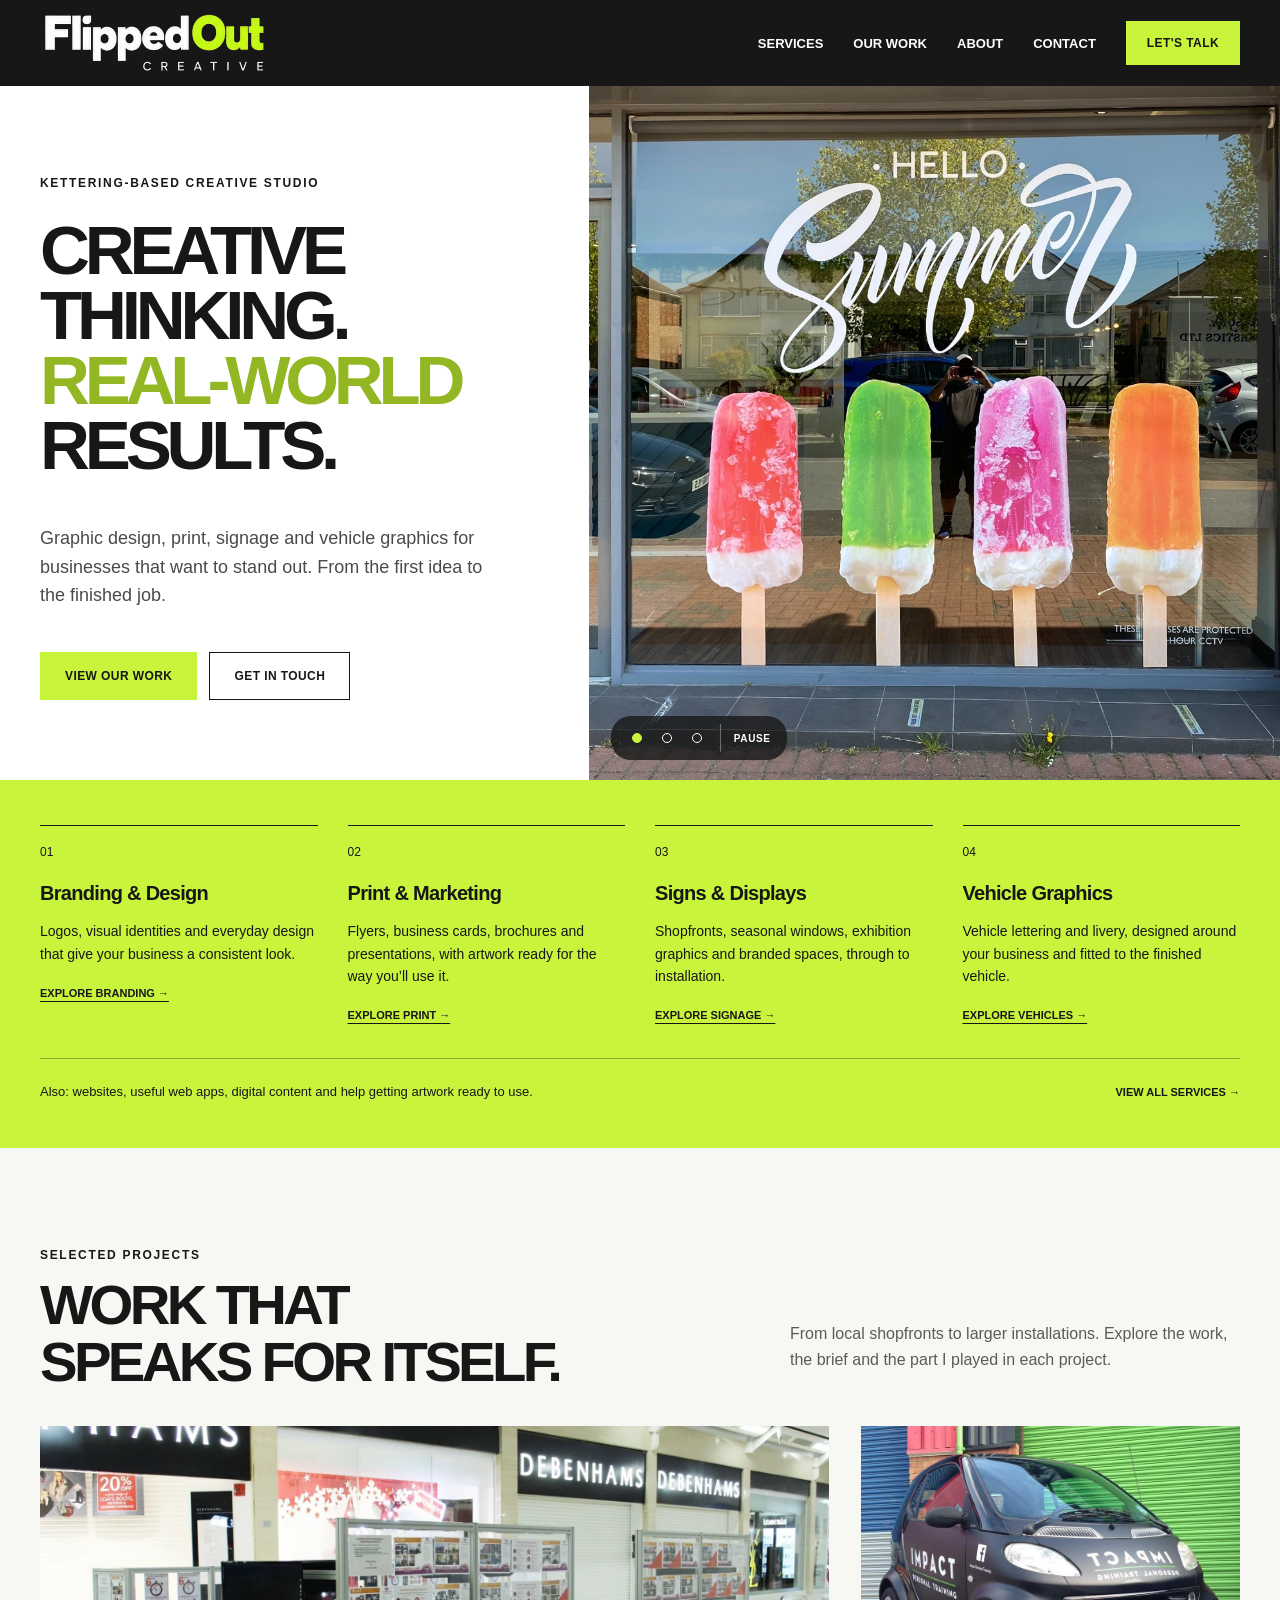
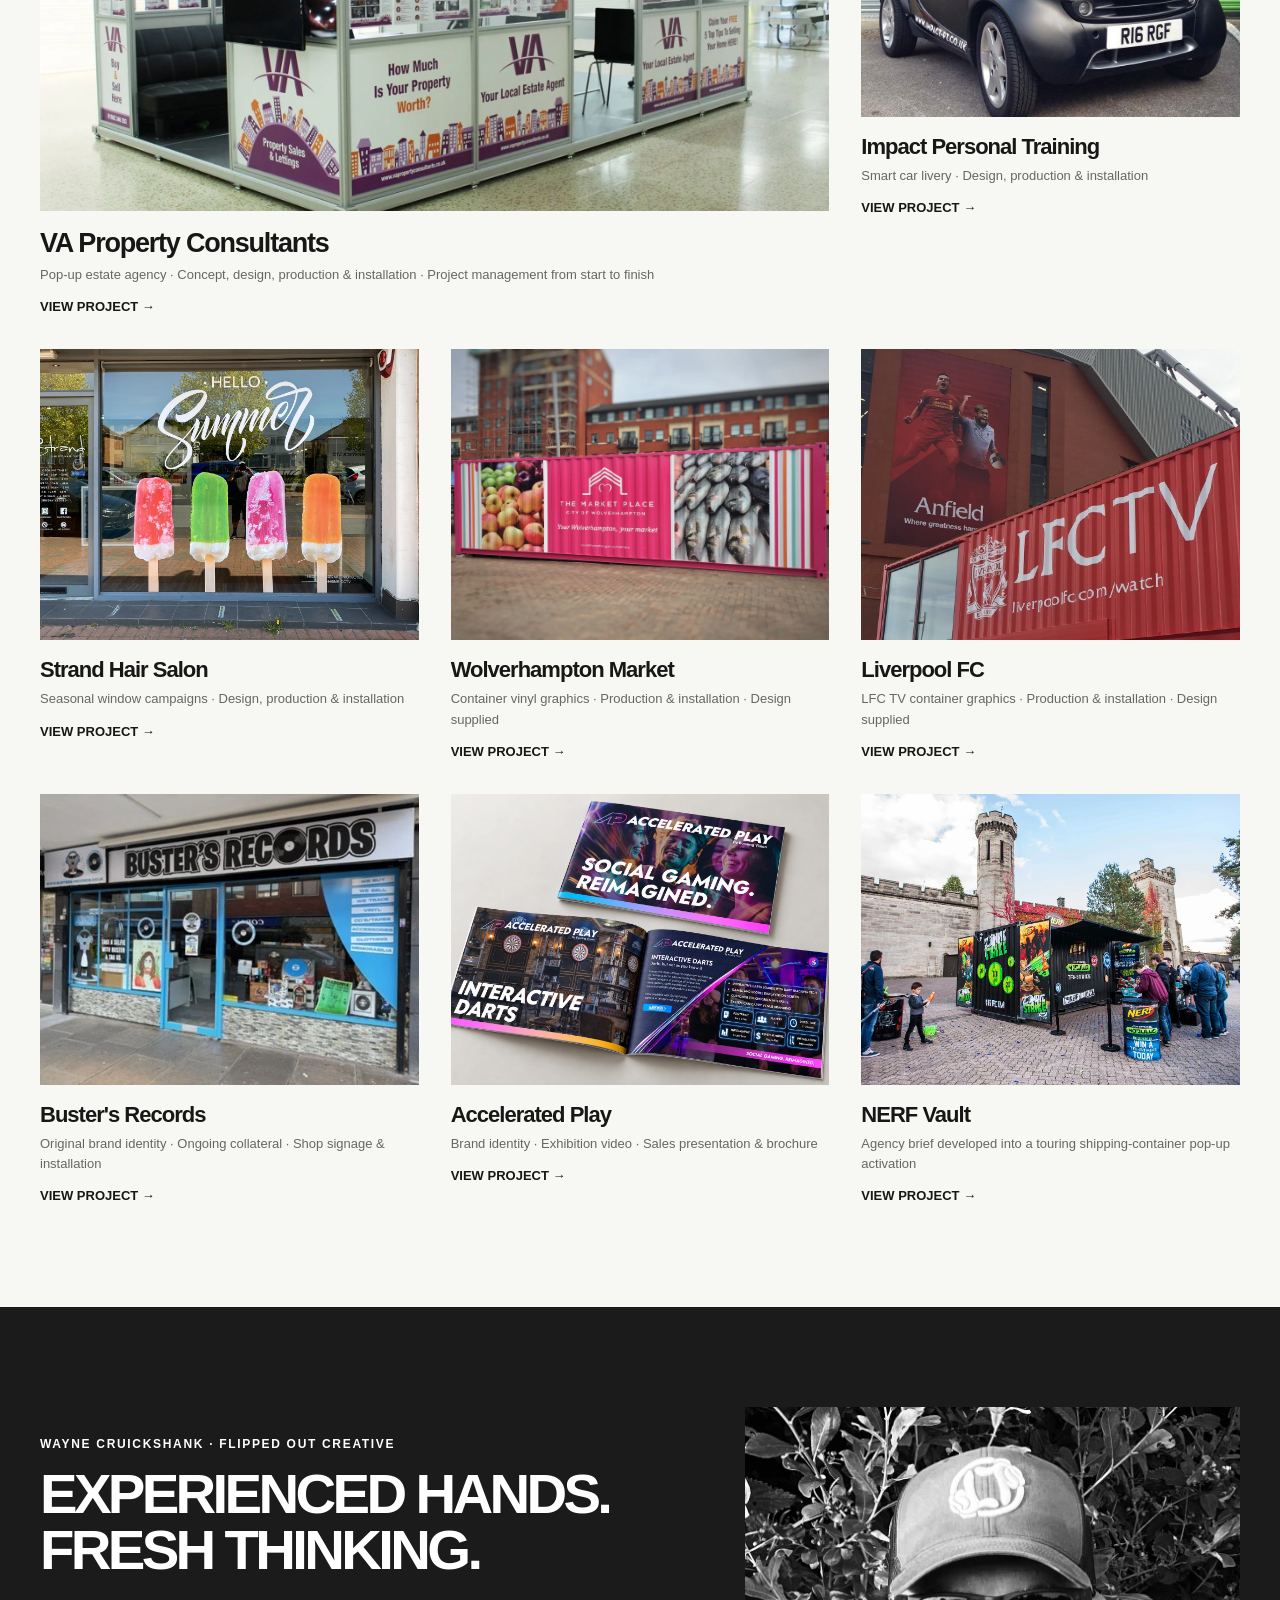
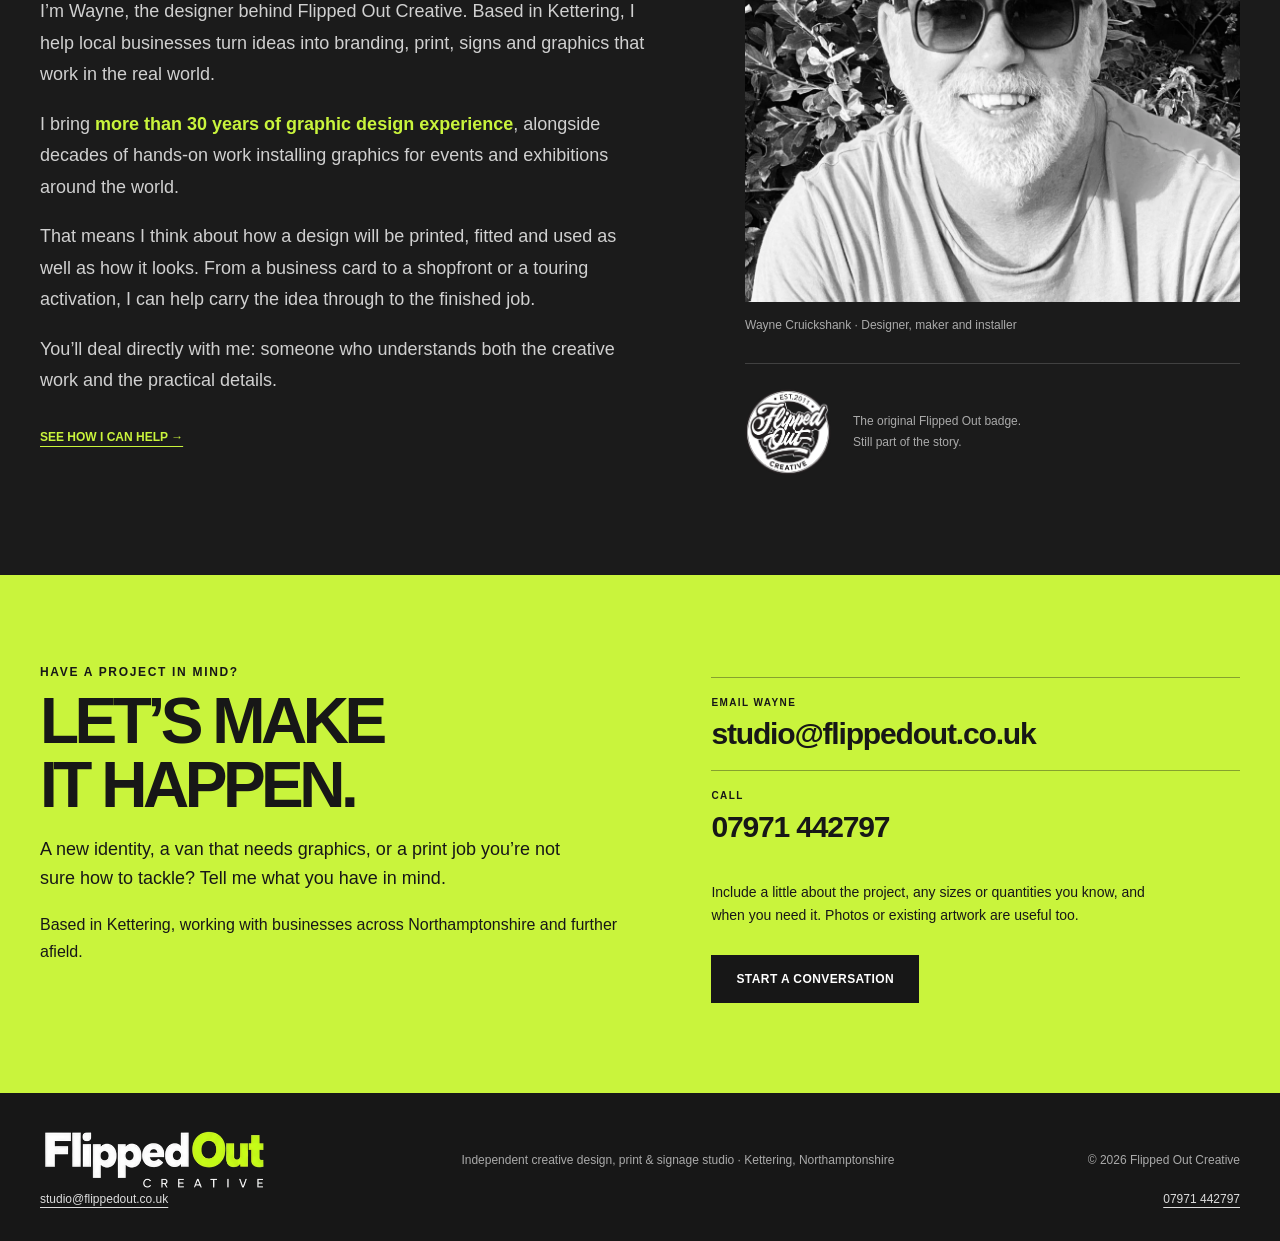
<file: public/index.html>
<!doctype html><html lang="en-GB"><head><meta charset="utf-8"><meta name="viewport" content="width=device-width, initial-scale=1"><meta name="theme-color" content="#111111"><meta name="description" content="Flipped Out Creative — graphic design, branding, print, signage and vehicle graphics for businesses in Kettering and beyond."><title>Flipped Out Creative | Design, Print & Signage | Kettering</title><style>
:root{--ink:#171717;--lime:#c9f43c;--paper:#f7f7f3;--muted:#666}*{box-sizing:border-box}html{scroll-behavior:smooth}body{margin:0;color:var(--ink);background:var(--paper);font-family:Arial,Helvetica,sans-serif;-webkit-font-smoothing:antialiased}a{color:inherit;text-decoration:none}img{max-width:100%;display:block}button{font:inherit}.wrap{width:min(1320px,calc(100% - 80px));margin:auto}.eyebrow{font-size:12px;font-weight:800;letter-spacing:.14em;text-transform:uppercase}.nav{background:#171717;color:white}.nav-inner{display:flex;align-items:center;justify-content:space-between;gap:30px;min-height:86px}.brand{font-size:24px;font-weight:950;letter-spacing:-.075em;white-space:nowrap}.brand b{color:var(--lime)}.nav-links{display:flex;align-items:center;gap:30px;font-size:13px;font-weight:700}.nav-links a:hover{color:var(--lime)}.btn{display:inline-block;background:var(--lime);padding:16px 24px;font-weight:800;font-size:12px;letter-spacing:.035em;text-transform:uppercase;border:1px solid var(--lime)}.btn.outline{background:transparent;border-color:var(--ink)}.nav .btn{padding:14px 20px;color:var(--ink)}.hero{display:grid;grid-template-columns:46% 54%;min-height:600px;background:#fff}.hero-copy{padding:90px max(40px,calc((100vw - 1320px)/2)) 80px max(40px,calc((100vw - 1320px)/2));padding-right:45px;display:flex;flex-direction:column;justify-content:center}.hero h1{font-size:clamp(54px,5.4vw,93px);line-height:.94;letter-spacing:-.075em;margin:28px 0}.hero h1 span{color:#92b722}.hero p{font-size:18px;line-height:1.6;max-width:470px;color:#4a4a4a}.actions{display:flex;gap:12px;flex-wrap:wrap;margin-top:24px}.hero-image{background:#ddd;min-height:500px}.hero-image img{width:100%;height:100%;object-fit:cover;object-position:55% 50%}.section{padding:100px 0}.section-heading{display:flex;justify-content:space-between;align-items:end;gap:20px;margin-bottom:36px}.section h2{font-size:clamp(36px,4.4vw,64px);line-height:1;letter-spacing:-.065em;margin:15px 0 0}.intro{max-width:450px;line-height:1.65;color:#5b5b5b}.services{background:var(--lime);padding:45px 0}.service-grid{display:grid;grid-template-columns:repeat(4,1fr);gap:30px}.service{border-top:1px solid #1a1a1a;padding-top:16px}.service small{font-size:12px}.service h3{font-size:20px;letter-spacing:-.035em;margin:22px 0 0}.projects{display:grid;grid-template-columns:repeat(3,1fr);gap:32px}.project{min-width:0}.project .photo{aspect-ratio:1.3;background:#ddd;overflow:hidden}.project img{width:100%;height:100%;object-fit:cover;transition:transform .4s}.project:hover img{transform:scale(1.035)}.project h3{font-size:22px;letter-spacing:-.045em;margin:17px 0 6px}.project p{font-size:13px;color:#666;line-height:1.55;margin:0}.project.feature{grid-column:span 2}.project.feature .photo{aspect-ratio:2.05}.project.feature h3{font-size:27px}.about{background:#1b1b1b;color:white}.about-grid{display:grid;grid-template-columns:1.1fr .9fr;gap:100px;align-items:center}.about p{font-size:18px;line-height:1.75;color:#d0d0d0}.heritage{display:flex;align-items:center;justify-content:center;min-height:390px;background:#2b2b2b;padding:50px}.heritage img{width:min(300px,75%)}.about h2{color:white}.about strong{color:var(--lime)}.cta{background:var(--lime);padding:90px 0}.cta-inner{display:flex;align-items:center;justify-content:space-between;gap:30px}.cta h2{font-size:clamp(40px,5vw,76px);line-height:1;letter-spacing:-.07em;margin:10px 0}.cta .btn{background:#171717;border-color:#171717;color:white}.footer{background:#171717;color:#fff;padding:35px 0}.footer .wrap{display:flex;justify-content:space-between;gap:25px;flex-wrap:wrap;align-items:center}.footer p{font-size:12px;color:#aaa}.note{padding:14px 20px;background:#ededeb;font-size:12px;color:#666;text-align:center}.mobile-menu{display:none}@media(max-width:1000px){.wrap{width:calc(100% - 48px)}.hero{grid-template-columns:1fr 1fr}.hero-copy{padding:55px 30px}.hero h1{font-size:clamp(48px,6vw,72px)}.nav-links{gap:16px}.about-grid{gap:40px}}@media(max-width:720px){.nav-inner{min-height:72px}.brand{font-size:22px}.nav-links{display:none;position:absolute;top:72px;left:0;right:0;background:#171717;padding:20px 24px;flex-direction:column;align-items:start;z-index:10}.nav-links.open{display:flex}.mobile-menu{display:block;background:none;border:1px solid #777;color:white;padding:10px 12px}.hero{display:flex;flex-direction:column}.hero-copy{padding:65px 24px}.hero h1{font-size:clamp(56px,12vw,84px)}.hero-image{min-height:340px;height:340px}.section{padding:70px 0}.section-heading{display:block}.service-grid{grid-template-columns:repeat(2,1fr);gap:25px}.projects{grid-template-columns:1fr;gap:34px}.project.feature{grid-column:auto}.project.feature .photo{aspect-ratio:1.3}.about-grid{grid-template-columns:1fr}.heritage{min-height:270px}.cta-inner{display:block}.cta .btn{margin-top:20px}.footer .wrap{display:block}}

/* Refined photographic hero carousel */
.hero-image{position:relative;overflow:hidden;background:#1b1b1b}
.hero-slide{position:absolute;inset:0;opacity:0;transition:opacity 1.1s ease;pointer-events:none}
.hero-slide.active{opacity:1;pointer-events:auto}
.hero-slide img{height:100%;width:100%;object-fit:cover}
.hero-controls{position:absolute;z-index:2;bottom:25px;left:26px;display:flex;gap:9px}
.hero-dot{height:10px;width:10px;border-radius:50%;border:1px solid white;background:transparent;cursor:pointer;padding:0}
.hero-dot[aria-current="true"]{background:var(--lime);border-color:var(--lime)}
.hero-image:focus-within .hero-dot{outline-offset:4px}
@media(prefers-reduced-motion:reduce){.hero-slide{transition:none}}

.hero-controls{align-items:center;bottom:20px;left:22px;background:#171717c9;padding:8px 12px;border-radius:20px;gap:4px}
.hero-dot{width:26px;height:28px;border:0;background:none;border-radius:0;position:relative}
.hero-dot::after{content:"";display:block;position:absolute;width:8px;height:8px;border:1px solid white;border-radius:50%;top:9px;left:9px}
.hero-dot[aria-current="true"]{background:none}.hero-dot[aria-current="true"]::after{background:var(--lime);border-color:var(--lime)}
.hero-pause{border:0;border-left:1px solid #ffffff55;padding:5px 4px 5px 13px;margin-left:7px;background:transparent;color:white;cursor:pointer;font-size:10px;font-weight:700;letter-spacing:.06em;min-height:28px}
.hero-controls button:focus-visible{outline:2px solid var(--lime);outline-offset:2px}
.hero-slide:first-child img{object-position:50% 45%}.hero-slide:nth-child(2) img{object-position:53% 50%}.hero-slide:nth-child(3) img{object-position:50% 50%}
.project img[src*="busters-shopfront"]{object-position:center 40%}
.project img[src*="case-study-preview"]{object-fit:contain;background:#e5e6e2}
@media(max-width:720px){.hero-image{height:auto;min-height:0;aspect-ratio:1.57}.hero-controls{bottom:14px;left:14px}.hero-slide img{object-position:center!important}}
</style><link rel="stylesheet" href="assets/site.css"><link rel="canonical" href="https://www.flippedout.co.uk/"></head><body><a class="skip-link" href="#main-content">Skip to content</a><header class="nav"><div class="wrap nav-inner"><a href="#top" class="brand" aria-label="Flipped Out Creative home"><span class="wordmark"><img src="assets/brand-showcase.webp" width="1149" height="1368" alt="Flipped Out Creative"></span></a><button class="mobile-menu" aria-label="Toggle navigation" aria-expanded="false">MENU</button><nav class="nav-links"><a href="services.html">SERVICES</a><a href="#work">OUR WORK</a><a href="#about">ABOUT</a><a href="#contact">CONTACT</a><a class="btn" href="mailto:studio@flippedout.co.uk?subject=Project%20enquiry">LET'S TALK</a></nav></div></header>
<div id="top"></div><main id="main-content" tabindex="-1"><section class="hero"><div class="hero-copy"><div class="eyebrow">KETTERING-BASED CREATIVE STUDIO</div><h1>CREATIVE<br>THINKING.<br><span>REAL-WORLD</span><br>RESULTS.</h1><p>Graphic design, print, signage and vehicle graphics for businesses that want to stand out. From the first idea to the finished job.</p><div class="actions"><a class="btn" href="#work">VIEW OUR WORK</a><a class="btn outline" href="#contact">GET IN TOUCH</a></div></div><div class="hero-image" aria-label="Featured Flipped Out Creative projects">
<div class="hero-slide active"><img src="assets/strand-hero.webp" alt="Strand Hair Salon HELLO Summer window graphics with colourful ice lollies" fetchpriority="high"></div>
<div class="hero-slide"><img src="assets/nerf-vault.webp" alt="NERF Vault touring pop-up activation exterior"></div>
<div class="hero-slide"><img src="assets/market-hero.webp" alt="Wolverhampton Market container graphics on opening day"></div>
<div class="hero-controls" aria-label="Choose featured project"><button class="hero-dot" type="button" aria-label="Show Strand Hair Salon" aria-current="true"></button><button class="hero-dot" type="button" aria-label="Show NERF Vault" aria-current="false"></button><button class="hero-dot" type="button" aria-label="Show Wolverhampton Market" aria-current="false"></button><button class="hero-pause" type="button" aria-label="Pause slideshow" aria-pressed="false">PAUSE</button></div></div></section>
<section id="services" class="services"><div class="wrap"><div class="service-grid">
<div class="service"><small>01</small><h3>Branding &amp; Design</h3><p>Logos, visual identities and everyday design that give your business a consistent look.</p><a class="service-link" href="services.html#branding">EXPLORE BRANDING →</a></div>
<div class="service"><small>02</small><h3>Print &amp; Marketing</h3><p>Flyers, business cards, brochures and presentations, with artwork ready for the way you’ll use it.</p><a class="service-link" href="services.html#print">EXPLORE PRINT →</a></div>
<div class="service"><small>03</small><h3>Signs &amp; Displays</h3><p>Shopfronts, seasonal windows, exhibition graphics and branded spaces, through to installation.</p><a class="service-link" href="services.html#signs">EXPLORE SIGNAGE →</a></div>
<div class="service"><small>04</small><h3>Vehicle Graphics</h3><p>Vehicle lettering and livery, designed around your business and fitted to the finished vehicle.</p><a class="service-link" href="services.html#vehicles">EXPLORE VEHICLES →</a></div>
</div><div class="services-extra"><p>Also: websites, useful web apps, digital content and help getting artwork ready to use.</p><a href="services.html">VIEW ALL SERVICES →</a></div></div></section>
<section id="work" class="section"><div class="wrap"><div class="section-heading"><div><div class="eyebrow">SELECTED PROJECTS</div><h2>WORK THAT<br>SPEAKS FOR ITSELF.</h2></div><p class="intro">From local shopfronts to larger installations. Explore the work, the brief and the part I played in each project.</p></div><div class="projects">
<article class="project feature"><a href="va-property.html"><div class="photo"><img loading="lazy" src="assets/va.webp" alt="VA Property Consultants pop-up estate agency in a shopping centre"></div><h3>VA Property Consultants</h3><p>Pop-up estate agency · Concept, design, production &amp; installation · Project management from start to finish</p><p style="margin-top:12px;font-weight:800;color:#171717">VIEW PROJECT →</p></a></article>
<article class="project"><a href="impact-personal-training.html"><div class="photo"><img loading="lazy" src="assets/impact-smart.webp" alt="Impact Personal Training Smart car livery, designed, produced and fitted by Flipped Out Creative"></div><h3>Impact Personal Training</h3><p>Smart car livery · Design, production &amp; installation</p><p style="margin-top:12px;font-weight:800;color:#171717">VIEW PROJECT →</p></a></article>
<article class="project"><a href="strand-hair-salon.html"><div class="photo"><img loading="lazy" src="assets/strand-hero.webp" alt="Strand Hair Salon colourful summer window graphics"></div><h3>Strand Hair Salon</h3><p>Seasonal window campaigns · Design, production &amp; installation</p><p style="margin-top:12px;font-weight:800;color:#171717">VIEW PROJECT →</p></a></article>
<article class="project"><a href="wolverhampton-market.html"><div class="photo"><img loading="lazy" src="assets/market.webp" alt="Wolverhampton Market branded shipping container"></div><h3>Wolverhampton Market</h3><p>Container vinyl graphics · Production &amp; installation · Design supplied</p><p style="margin-top:12px;font-weight:800;color:#171717">VIEW PROJECT →</p></a></article>
<article class="project"><a href="liverpool-fc.html"><div class="photo"><img loading="lazy" src="assets/liverpool.webp" alt="Liverpool FC LFC TV container graphics"></div><h3>Liverpool FC</h3><p>LFC TV container graphics · Production &amp; installation · Design supplied</p><p style="margin-top:12px;font-weight:800;color:#171717">VIEW PROJECT →</p></a></article>
<article class="project"><a href="busters-records.html"><div class="photo"><img loading="lazy" src="assets/busters-shopfront.webp" alt="Buster's Records shopfront in Kettering"></div><h3>Buster's Records</h3><p>Original brand identity · Ongoing collateral · Shop signage &amp; installation</p><p style="margin-top:12px;font-weight:800;color:#171717">VIEW PROJECT →</p></a></article>
<article class="project"><a href="accelerated-play.html"><div class="photo"><img loading="lazy" src="assets/ap/brochure-mockup.webp" alt="Accelerated Play landscape brochure mockup with the cover and an open interactive darts spread"></div><h3>Accelerated Play</h3><p>Brand identity · Exhibition video · Sales presentation &amp; brochure</p><p style="margin-top:12px;font-weight:800;color:#171717">VIEW PROJECT →</p></a></article>
<article class="project"><a href="nerf-vault.html"><div class="photo"><img loading="lazy" src="assets/nerf-vault.webp" alt="NERF Vault branded shipping container pop-up activation"></div><h3>NERF Vault</h3><p>Agency brief developed into a touring shipping-container pop-up activation</p><p style="margin-top:12px;font-weight:800;color:#171717">VIEW PROJECT →</p></a></article>
</div></div></section>
<section id="about" class="section about"><div class="wrap about-grid"><div><div class="eyebrow">WAYNE CRUICKSHANK · FLIPPED OUT CREATIVE</div><h2>EXPERIENCED HANDS.<br>FRESH THINKING.</h2><p>I’m Wayne, the designer behind Flipped Out Creative. Based in Kettering, I help local businesses turn ideas into branding, print, signs and graphics that work in the real world.</p><p>I bring <strong>more than 30 years of graphic design experience</strong>, alongside decades of hands-on work installing graphics for events and exhibitions around the world.</p><p>That means I think about how a design will be printed, fitted and used as well as how it looks. From a business card to a shopfront or a touring activation, I can help carry the idea through to the finished job.</p><p>You’ll deal directly with me: someone who understands both the creative work and the practical details.</p><a class="about-link" href="services.html">SEE HOW I CAN HELP →</a></div><div class="about-visual"><figure class="portrait"><img loading="lazy" src="assets/wayne-cruickshank.webp" width="1004" height="1004" alt="Wayne Cruickshank, designer and founder of Flipped Out Creative"><figcaption>Wayne Cruickshank · Designer, maker and installer</figcaption></figure><div class="heritage-signoff"><img loading="lazy" src="assets/heritage.png" alt="Original Flipped Out Creative heritage badge, established 2011"><p>The original Flipped Out badge.<br>Still part of the story.</p></div></div></div></section>
<section id="contact" class="cta"><div class="wrap contact-grid"><div><div class="eyebrow">HAVE A PROJECT IN MIND?</div><h2>LET’S MAKE<br>IT HAPPEN.</h2><p class="contact-intro">A new identity, a van that needs graphics, or a print job you’re not sure how to tackle? Tell me what you have in mind.</p><p>Based in Kettering, working with businesses across Northamptonshire and further afield.</p></div><div class="contact-details"><div><span class="eyebrow">EMAIL WAYNE</span><a class="contact-email" href="mailto:studio@flippedout.co.uk?subject=Project%20enquiry">studio@flippedout.co.uk</a></div><div><span class="eyebrow">CALL</span><a class="contact-phone" href="tel:+447971442797">07971 442797</a></div><p>Include a little about the project, any sizes or quantities you know, and when you need it. Photos or existing artwork are useful too.</p><a class="btn" href="mailto:studio@flippedout.co.uk?subject=Project%20enquiry">START A CONVERSATION</a></div></div></section></main>
<footer class="footer"><div class="wrap"><div class="brand"><span class="wordmark"><img src="assets/brand-showcase.webp" width="1149" height="1368" alt="Flipped Out Creative"></span></div><p>Independent creative design, print &amp; signage studio · Kettering, Northamptonshire</p><p>© <span id="year"></span> Flipped Out Creative</p></div><div class="wrap footer-contact"><a href="mailto:studio@flippedout.co.uk">studio@flippedout.co.uk</a><a href="tel:+447971442797">07971 442797</a></div></footer><script>document.getElementById('year').textContent=new Date().getFullYear();document.querySelectorAll('.nav-links a').forEach(a=>a.addEventListener('click',()=>document.querySelector('.nav-links').classList.remove('open')));
(function(){
 const slides=[...document.querySelectorAll('.hero-slide')],dots=[...document.querySelectorAll('.hero-dot')],hero=document.querySelector('.hero-image'),pause=document.querySelector('.hero-pause'),motion=window.matchMedia('(prefers-reduced-motion: reduce)');
 let current=0,timer,userPaused=motion.matches,hovered=false,focused=false;
 function show(n){current=(n+slides.length)%slides.length;slides.forEach((el,i)=>{el.classList.toggle('active',i===current);el.setAttribute('aria-hidden',String(i!==current))});dots.forEach((el,i)=>el.setAttribute('aria-current',String(i===current)));}
 function stop(){clearInterval(timer)}
 function sync(){stop();pause.textContent=userPaused?'PLAY':'PAUSE';pause.setAttribute('aria-label',userPaused?'Play slideshow':'Pause slideshow');pause.setAttribute('aria-pressed',String(userPaused));if(!userPaused&&!hovered&&!focused&&!document.hidden)timer=setInterval(()=>show(current+1),5000)}
 dots.forEach((b,i)=>b.addEventListener('click',()=>{show(i);sync()}));
 pause.addEventListener('click',()=>{userPaused=!userPaused;sync()});
 hero.addEventListener('mouseenter',()=>{hovered=true;sync()});hero.addEventListener('mouseleave',()=>{hovered=false;sync()});hero.addEventListener('focusin',()=>{focused=true;sync()});hero.addEventListener('focusout',e=>{if(!hero.contains(e.relatedTarget)){focused=false;sync()}});
 document.addEventListener('visibilitychange',sync);motion.addEventListener('change',e=>{if(e.matches)userPaused=true;sync()});show(0);sync();
})();
</script><script src="assets/site.js" defer></script></body></html>
</file>
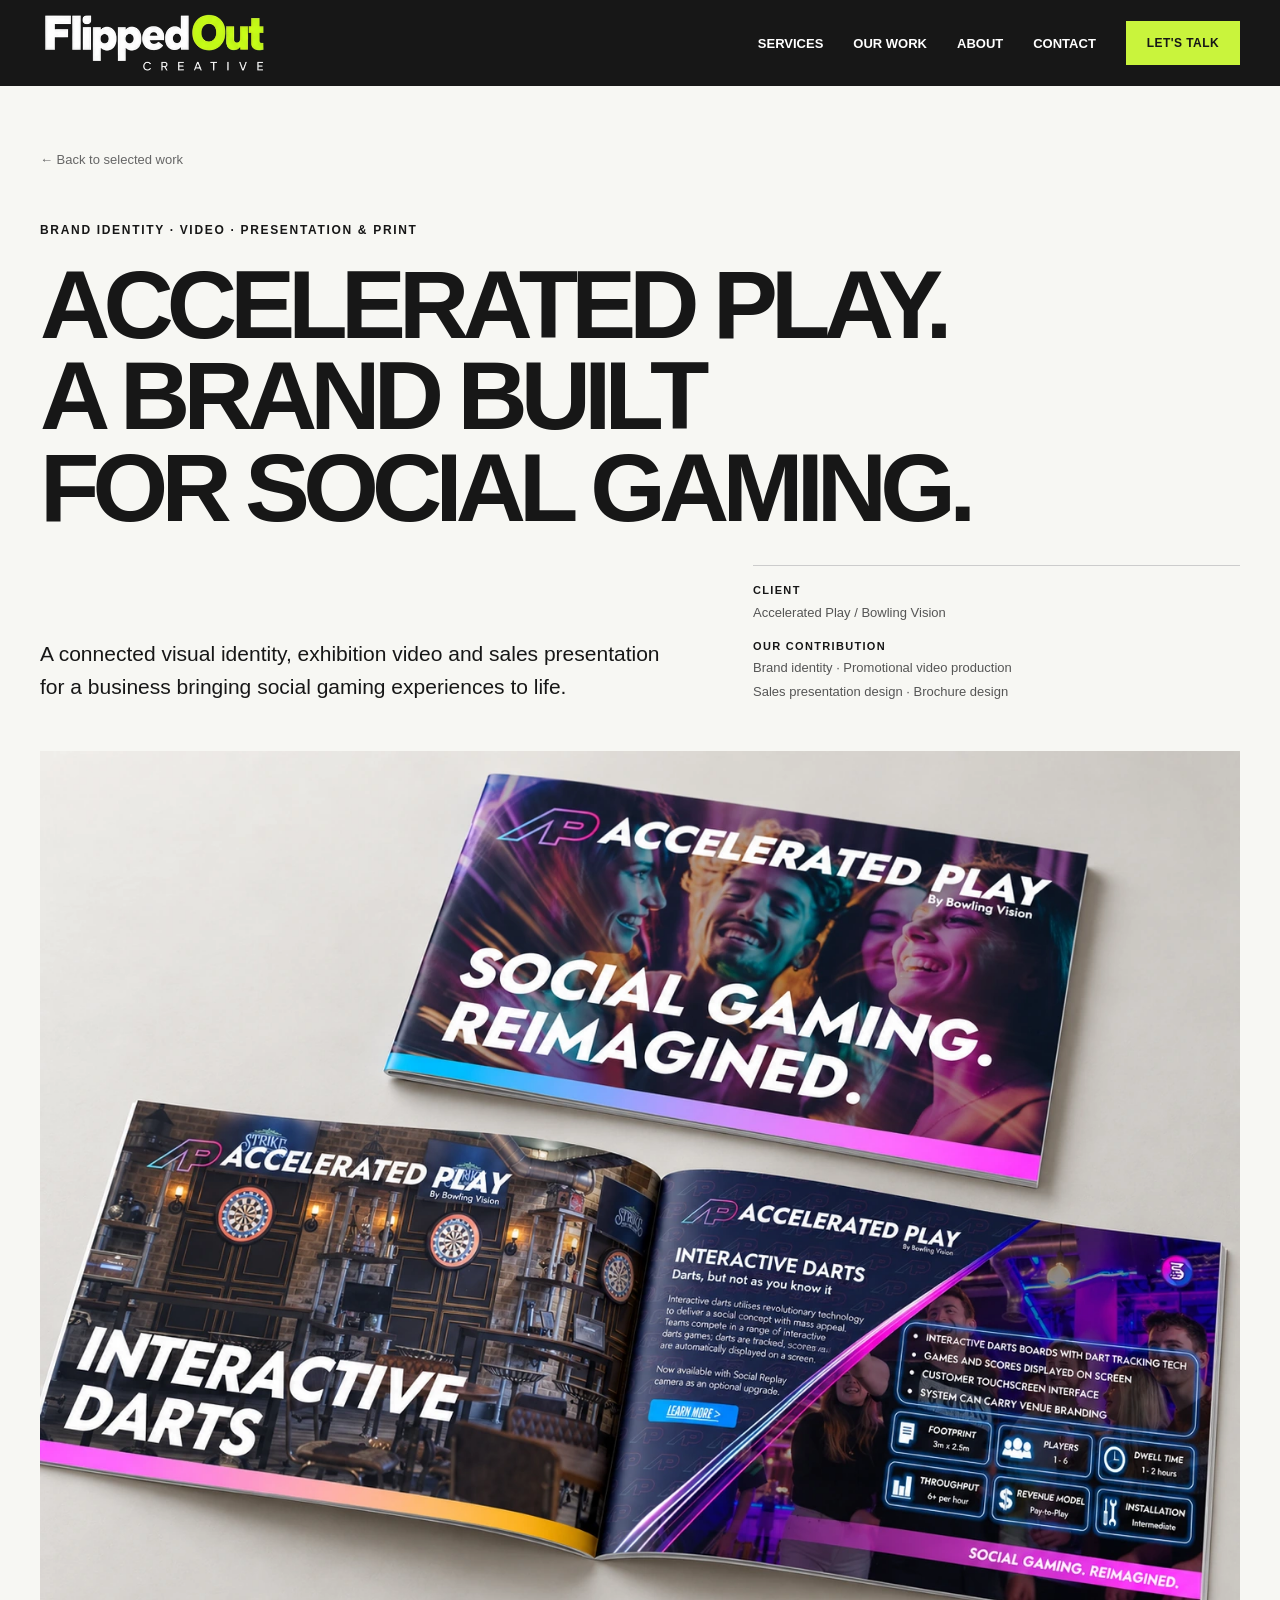
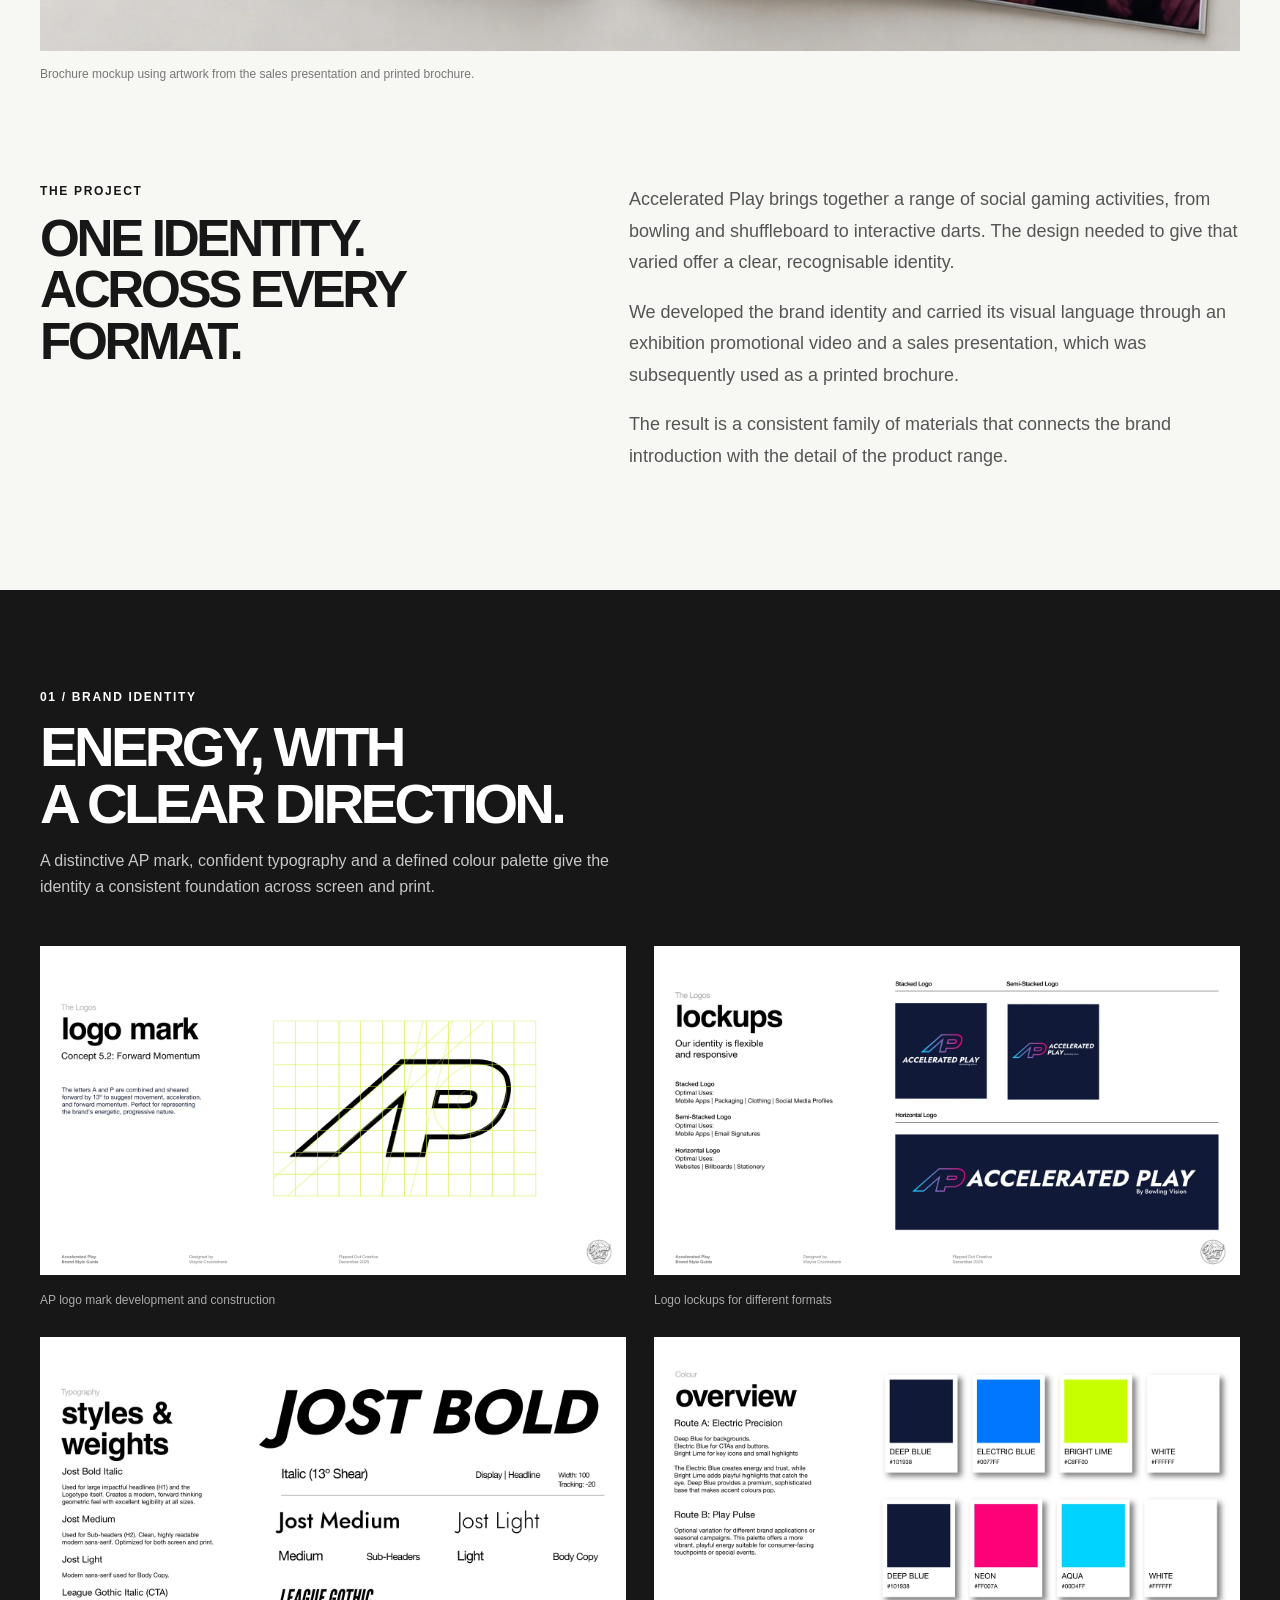
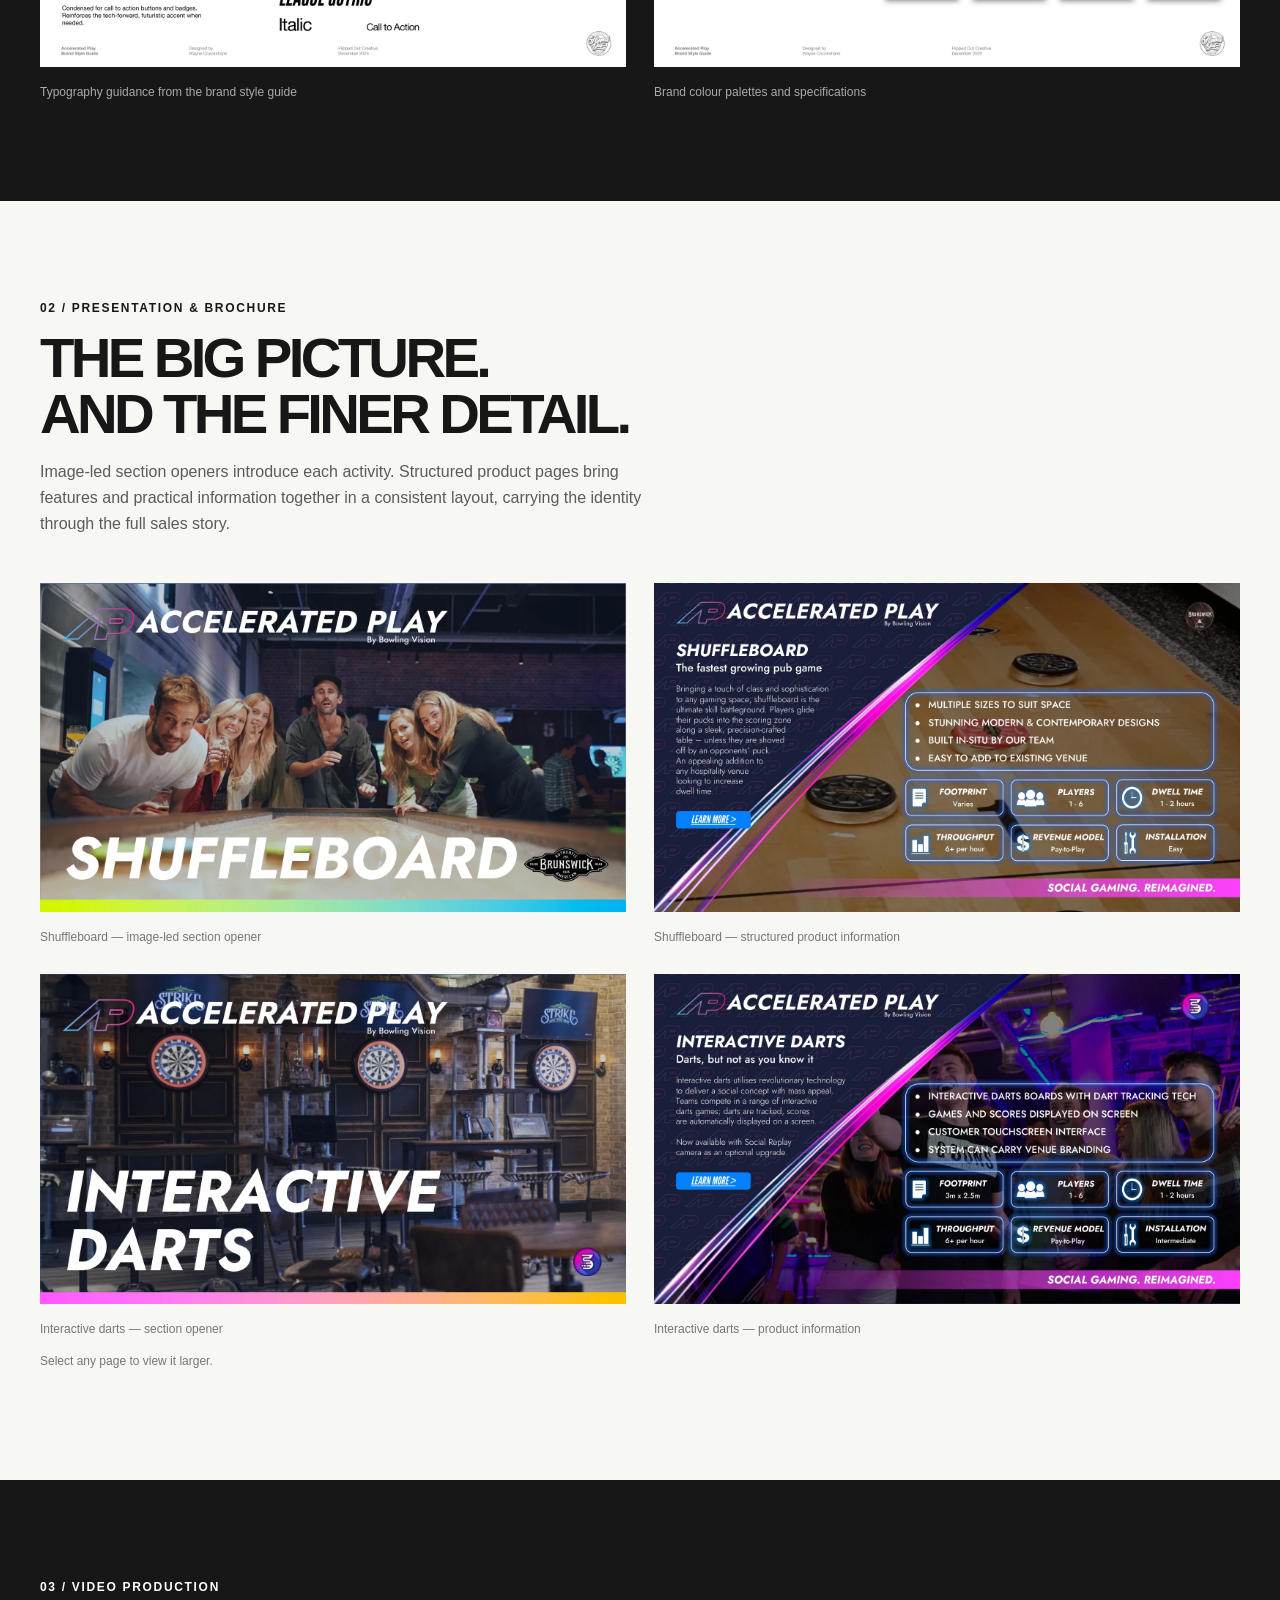
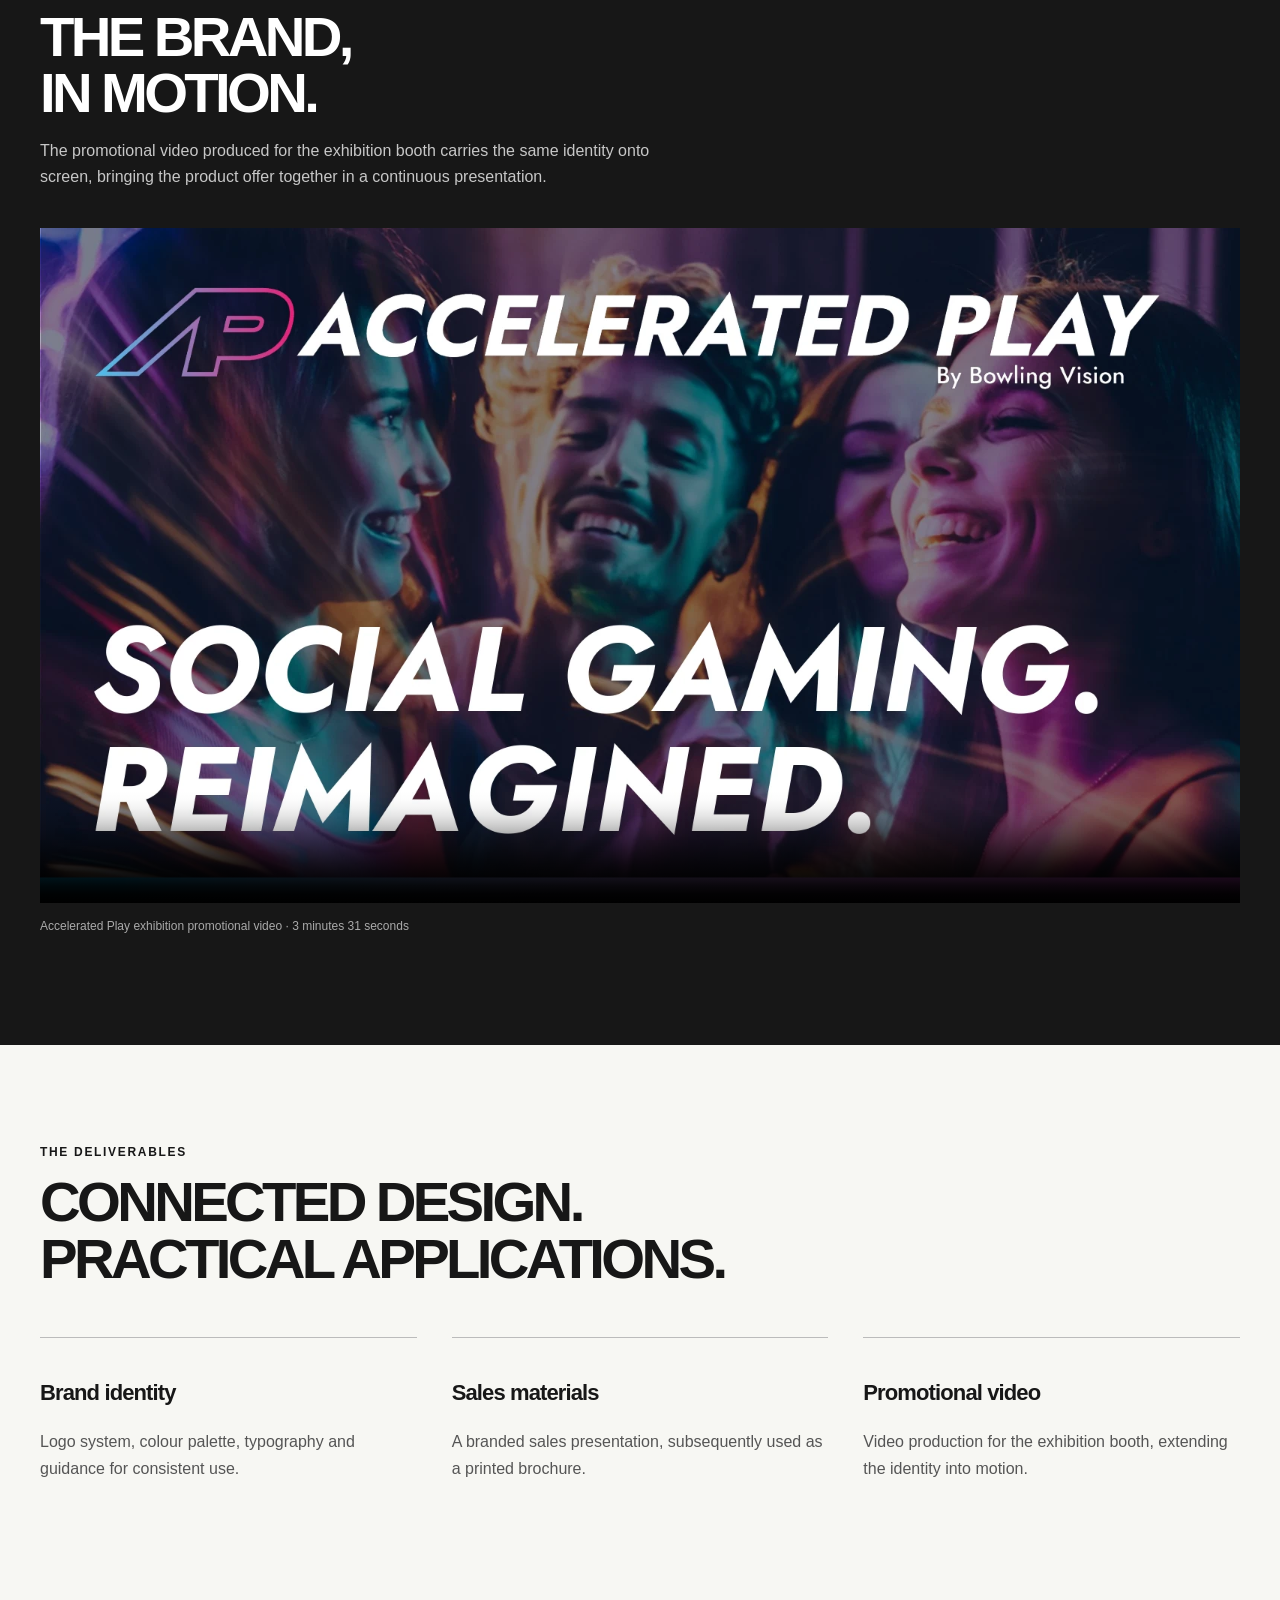
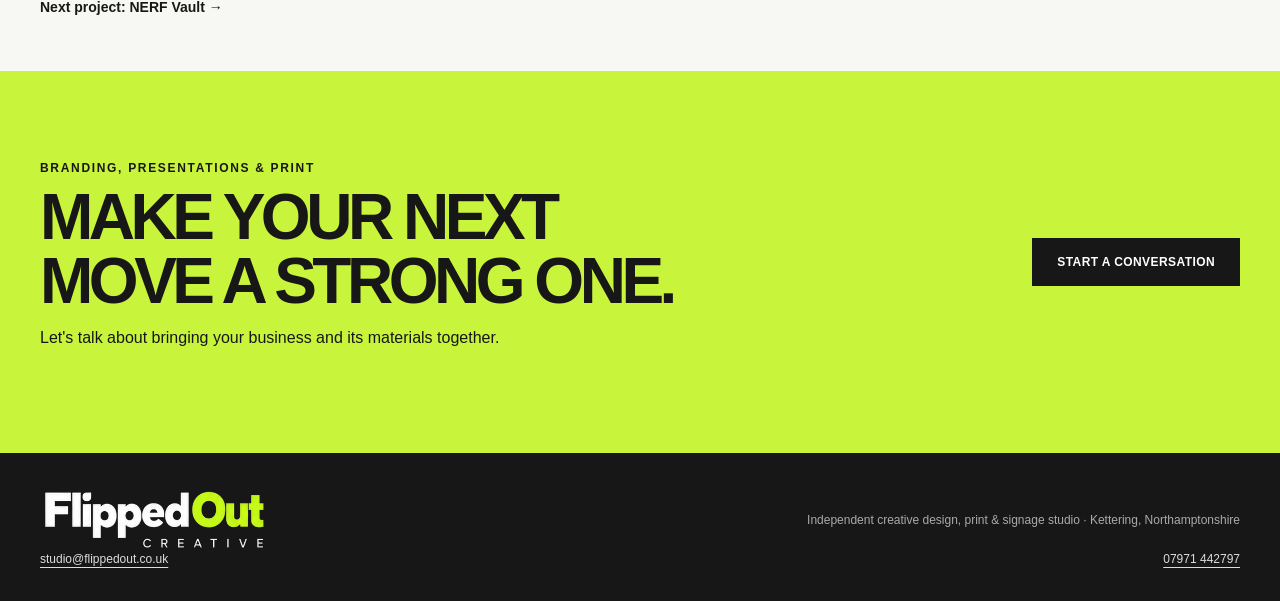
<file: public/accelerated-play.html>
<!doctype html><html lang="en-GB"><head><meta charset="utf-8"><meta name="viewport" content="width=device-width, initial-scale=1"><meta name="description" content="Accelerated Play: brand identity, exhibition video, sales presentation and brochure design by Flipped Out Creative, Kettering."><title>Accelerated Play | Flipped Out Creative</title><style>
:root{--ink:#171717;--lime:#c9f43c;--paper:#f7f7f3;--muted:#666}*{box-sizing:border-box}html{scroll-behavior:smooth}body{margin:0;color:var(--ink);background:var(--paper);font-family:Arial,Helvetica,sans-serif;-webkit-font-smoothing:antialiased}a{color:inherit;text-decoration:none}img{max-width:100%;display:block}button{font:inherit}.wrap{width:min(1320px,calc(100% - 80px));margin:auto}.eyebrow{font-size:12px;font-weight:800;letter-spacing:.14em;text-transform:uppercase}.nav{background:#171717;color:white}.nav-inner{display:flex;align-items:center;justify-content:space-between;gap:30px;min-height:86px}.brand{font-size:24px;font-weight:950;letter-spacing:-.075em;white-space:nowrap}.brand b{color:var(--lime)}.nav-links{display:flex;align-items:center;gap:30px;font-size:13px;font-weight:700}.nav-links a:hover{color:var(--lime)}.btn{display:inline-block;background:var(--lime);padding:16px 24px;font-weight:800;font-size:12px;letter-spacing:.035em;text-transform:uppercase;border:1px solid var(--lime)}.btn.outline{background:transparent;border-color:var(--ink)}.nav .btn{padding:14px 20px;color:var(--ink)}.hero{display:grid;grid-template-columns:46% 54%;min-height:600px;background:#fff}.hero-copy{padding:90px max(40px,calc((100vw - 1320px)/2)) 80px max(40px,calc((100vw - 1320px)/2));padding-right:45px;display:flex;flex-direction:column;justify-content:center}.hero h1{font-size:clamp(54px,5.4vw,93px);line-height:.94;letter-spacing:-.075em;margin:28px 0}.hero h1 span{color:#92b722}.hero p{font-size:18px;line-height:1.6;max-width:470px;color:#4a4a4a}.actions{display:flex;gap:12px;flex-wrap:wrap;margin-top:24px}.hero-image{background:#ddd;min-height:500px}.hero-image img{width:100%;height:100%;object-fit:cover;object-position:55% 50%}.section{padding:100px 0}.section-heading{display:flex;justify-content:space-between;align-items:end;gap:20px;margin-bottom:36px}.section h2{font-size:clamp(36px,4.4vw,64px);line-height:1;letter-spacing:-.065em;margin:15px 0 0}.intro{max-width:450px;line-height:1.65;color:#5b5b5b}.services{background:var(--lime);padding:45px 0}.service-grid{display:grid;grid-template-columns:repeat(4,1fr);gap:30px}.service{border-top:1px solid #1a1a1a;padding-top:16px}.service small{font-size:12px}.service h3{font-size:20px;letter-spacing:-.035em;margin:22px 0 0}.projects{display:grid;grid-template-columns:repeat(3,1fr);gap:32px}.project{min-width:0}.project .photo{aspect-ratio:1.3;background:#ddd;overflow:hidden}.project img{width:100%;height:100%;object-fit:cover;transition:transform .4s}.project:hover img{transform:scale(1.035)}.project h3{font-size:22px;letter-spacing:-.045em;margin:17px 0 6px}.project p{font-size:13px;color:#666;line-height:1.55;margin:0}.project.feature{grid-column:span 2}.project.feature .photo{aspect-ratio:2.05}.project.feature h3{font-size:27px}.about{background:#1b1b1b;color:white}.about-grid{display:grid;grid-template-columns:1.1fr .9fr;gap:100px;align-items:center}.about p{font-size:18px;line-height:1.75;color:#d0d0d0}.heritage{display:flex;align-items:center;justify-content:center;min-height:390px;background:#2b2b2b;padding:50px}.heritage img{width:min(300px,75%)}.about h2{color:white}.about strong{color:var(--lime)}.cta{background:var(--lime);padding:90px 0}.cta-inner{display:flex;align-items:center;justify-content:space-between;gap:30px}.cta h2{font-size:clamp(40px,5vw,76px);line-height:1;letter-spacing:-.07em;margin:10px 0}.cta .btn{background:#171717;border-color:#171717;color:white}.footer{background:#171717;color:#fff;padding:35px 0}.footer .wrap{display:flex;justify-content:space-between;gap:25px;flex-wrap:wrap;align-items:center}.footer p{font-size:12px;color:#aaa}.note{padding:14px 20px;background:#ededeb;font-size:12px;color:#666;text-align:center}.mobile-menu{display:none}@media(max-width:1000px){.wrap{width:calc(100% - 48px)}.hero{grid-template-columns:1fr 1fr}.hero-copy{padding:55px 30px}.hero h1{font-size:clamp(48px,6vw,72px)}.nav-links{gap:16px}.about-grid{gap:40px}}@media(max-width:720px){.nav-inner{min-height:72px}.brand{font-size:22px}.nav-links{display:none;position:absolute;top:72px;left:0;right:0;background:#171717;padding:20px 24px;flex-direction:column;align-items:start;z-index:10}.nav-links.open{display:flex}.mobile-menu{display:block;background:none;border:1px solid #777;color:white;padding:10px 12px}.hero{display:flex;flex-direction:column}.hero-copy{padding:65px 24px}.hero h1{font-size:clamp(56px,12vw,84px)}.hero-image{min-height:340px;height:340px}.section{padding:70px 0}.section-heading{display:block}.service-grid{grid-template-columns:repeat(2,1fr);gap:25px}.projects{grid-template-columns:1fr;gap:34px}.project.feature{grid-column:auto}.project.feature .photo{aspect-ratio:1.3}.about-grid{grid-template-columns:1fr}.heritage{min-height:270px}.cta-inner{display:block}.cta .btn{margin-top:20px}.footer .wrap{display:block}}

/* Refined photographic hero carousel */
.hero-image{position:relative;overflow:hidden;background:#1b1b1b}
.hero-slide{position:absolute;inset:0;opacity:0;transition:opacity 1.1s ease;pointer-events:none}
.hero-slide.active{opacity:1;pointer-events:auto}
.hero-slide img{height:100%;width:100%;object-fit:cover}
.hero-controls{position:absolute;z-index:2;bottom:25px;left:26px;display:flex;gap:9px}
.hero-dot{height:10px;width:10px;border-radius:50%;border:1px solid white;background:transparent;cursor:pointer;padding:0}
.hero-dot[aria-current="true"]{background:var(--lime);border-color:var(--lime)}
.hero-image:focus-within .hero-dot{outline-offset:4px}
@media(prefers-reduced-motion:reduce){.hero-slide{transition:none}}

.case-intro{padding:64px 0 48px}.back{font-size:13px;color:#666;display:inline-block;margin-bottom:56px}.case-intro h1{font-size:clamp(52px,7.6vw,110px);line-height:.94;letter-spacing:-.07em;margin:22px 0 32px;max-width:1100px}.case-lead{display:grid;grid-template-columns:1.3fr 1fr;gap:80px;align-items:end}.case-lead p{font-size:21px;line-height:1.55;max-width:680px;margin:0}.scope{font-size:13px;line-height:1.8;color:#555;border-top:1px solid #ccc;padding-top:15px}.scope strong{color:#171717;display:block;font-size:11px;letter-spacing:.12em;text-transform:uppercase}.showcase{background:#e5e6e2;padding:65px 6%;display:grid;grid-template-columns:1.25fr 1fr;gap:30px;align-items:center}.showcase img{box-shadow:0 20px 36px #10193825;width:100%}.showcase .stack{display:grid;gap:24px}.showcase .cover{border-bottom:7px solid #fff}.story{display:grid;grid-template-columns:1fr 1.25fr;gap:100px}.story h2{font-size:clamp(35px,4vw,54px)}.story p{font-size:18px;line-height:1.75;color:#555;margin-top:0}.dark{background:#171717;color:white}.dark p{color:#c7c7c7}.sample-grid{display:grid;grid-template-columns:1fr 1fr;gap:28px;margin-top:45px}.sample-grid figure{margin:0}.sample-grid img{width:100%}.sample-grid figcaption{font-size:12px;color:#777;margin-top:12px;line-height:1.5}.dark figcaption{color:#aaa}.samples{border:0;padding:0;background:transparent;cursor:zoom-in;width:100%}.samples:focus-visible{outline:3px solid #0077ff;outline-offset:5px}.video-frame{margin-top:38px;background:#101938}.video-frame video{display:block;width:100%;aspect-ratio:16/9}.deliverables{display:grid;grid-template-columns:repeat(3,1fr);gap:35px;margin-top:50px}.deliverables article{border-top:1px solid #bbb;padding-top:20px}.deliverables h3{font-size:22px;letter-spacing:-.04em}.deliverables p{font-size:16px;line-height:1.7;color:#555}.case-cta{margin-top:30px}.lightbox{border:0;padding:0;background:#171717;color:white;width:min(1400px,96vw);max-height:96vh}.lightbox::backdrop{background:#000c}.lightbox img{width:100%;max-height:85vh;object-fit:contain}.lightbox button{display:block;margin:12px 15px 12px auto;background:#fff;border:0;padding:10px 18px;cursor:pointer}.section p.intro{max-width:620px}.caption{font-size:12px;color:#777;margin-top:16px}@media(max-width:720px){.case-intro{padding:38px 0}.back{margin-bottom:35px}.case-lead,.story{grid-template-columns:1fr;gap:28px}.case-lead p{font-size:18px}.showcase{padding:32px 24px;grid-template-columns:1fr}.showcase .stack{grid-template-columns:1fr 1fr;gap:12px}.sample-grid{grid-template-columns:1fr;gap:28px}.deliverables{grid-template-columns:1fr;gap:18px}.case-intro h1{font-size:clamp(32px,8.8vw,56px)}.story p{font-size:17px}}
</style><link rel="stylesheet" href="assets/site.css"><link rel="canonical" href="https://www.flippedout.co.uk/accelerated-play.html"></head><body><a class="skip-link" href="#main-content">Skip to content</a><header class="nav"><div class="wrap nav-inner"><a href="index.html#top" class="brand" aria-label="Flipped Out Creative home"><span class="wordmark"><img src="assets/brand-showcase.webp" width="1149" height="1368" alt="Flipped Out Creative"></span></a><button class="mobile-menu" aria-label="Toggle navigation" aria-expanded="false">MENU</button><nav class="nav-links"><a href="services.html">SERVICES</a><a href="index.html#work">OUR WORK</a><a href="index.html#about">ABOUT</a><a href="index.html#contact">CONTACT</a><a class="btn" href="mailto:studio@flippedout.co.uk?subject=Project%20enquiry">LET'S TALK</a></nav></div></header><main id="main-content" tabindex="-1"><section class="case-intro"><div class="wrap"><a class="back" href="index.html#work">← Back to selected work</a><div class="eyebrow">BRAND IDENTITY · VIDEO · PRESENTATION &amp; PRINT</div><h1>ACCELERATED PLAY.<br>A BRAND BUILT<br>FOR SOCIAL GAMING.</h1><div class="case-lead"><p>A connected visual identity, exhibition video and sales presentation for a business bringing social gaming experiences to life.</p><div class="scope"><strong>Client</strong>Accelerated Play / Bowling Vision<strong style="margin-top:12px">Our contribution</strong>Brand identity · Promotional video production<br>Sales presentation design · Brochure design</div></div></div></section>
<div class="wrap"><figure class="ap-mockup"><img src="assets/ap/brochure-mockup.webp" alt="Accelerated Play landscape brochure mockup showing the cover and open interactive darts spread" fetchpriority="high"><figcaption>Brochure mockup using artwork from the sales presentation and printed brochure.</figcaption></figure></div>
<section class="section"><div class="wrap story"><div><div class="eyebrow">THE PROJECT</div><h2>ONE IDENTITY.<br>ACROSS EVERY<br>FORMAT.</h2></div><div><p>Accelerated Play brings together a range of social gaming activities, from bowling and shuffleboard to interactive darts. The design needed to give that varied offer a clear, recognisable identity.</p><p>We developed the brand identity and carried its visual language through an exhibition promotional video and a sales presentation, which was subsequently used as a printed brochure.</p><p>The result is a consistent family of materials that connects the brand introduction with the detail of the product range.</p></div></div></section>
<section class="section dark"><div class="wrap"><div class="eyebrow">01 / BRAND IDENTITY</div><h2>ENERGY, WITH<br>A CLEAR DIRECTION.</h2><p class="intro">A distinctive AP mark, confident typography and a defined colour palette give the identity a consistent foundation across screen and print.</p><div class="sample-grid"><figure><button class="samples" aria-label="Enlarge AP logo mark development and construction" data-image="assets/ap/brand-5.webp"><img loading="lazy" src="assets/ap/brand-5.webp" alt="AP logo mark development and construction"></button><figcaption>AP logo mark development and construction</figcaption></figure><figure><button class="samples" aria-label="Enlarge Logo lockups for different formats" data-image="assets/ap/brand-6.webp"><img loading="lazy" src="assets/ap/brand-6.webp" alt="Logo lockups for different formats"></button><figcaption>Logo lockups for different formats</figcaption></figure><figure><button class="samples" aria-label="Enlarge Typography guidance from the brand style guide" data-image="assets/ap/brand-10.webp"><img loading="lazy" src="assets/ap/brand-10.webp" alt="Typography guidance from the brand style guide"></button><figcaption>Typography guidance from the brand style guide</figcaption></figure><figure><button class="samples" aria-label="Enlarge Brand colour palettes and specifications" data-image="assets/ap/brand-13.webp"><img loading="lazy" src="assets/ap/brand-13.webp" alt="Brand colour palettes and specifications"></button><figcaption>Brand colour palettes and specifications</figcaption></figure></div></div></section>
<section class="section"><div class="wrap"><div class="eyebrow">02 / PRESENTATION &amp; BROCHURE</div><h2>THE BIG PICTURE.<br>AND THE FINER DETAIL.</h2><p class="intro">Image-led section openers introduce each activity. Structured product pages bring features and practical information together in a consistent layout, carrying the identity through the full sales story.</p><div class="sample-grid"><figure><button class="samples" aria-label="Enlarge Shuffleboard — image-led section opener" data-image="assets/ap/deck-15.webp"><img loading="lazy" src="assets/ap/deck-15.webp" alt="Shuffleboard — image-led section opener"></button><figcaption>Shuffleboard — image-led section opener</figcaption></figure><figure><button class="samples" aria-label="Enlarge Shuffleboard — structured product information" data-image="assets/ap/deck-16.webp"><img loading="lazy" src="assets/ap/deck-16.webp" alt="Shuffleboard — structured product information"></button><figcaption>Shuffleboard — structured product information</figcaption></figure><figure><button class="samples" aria-label="Enlarge Interactive darts — section opener" data-image="assets/ap/deck-21.webp"><img loading="lazy" src="assets/ap/deck-21.webp" alt="Interactive darts — section opener"></button><figcaption>Interactive darts — section opener</figcaption></figure><figure><button class="samples" aria-label="Enlarge Interactive darts — product information" data-image="assets/ap/deck-22.webp"><img loading="lazy" src="assets/ap/deck-22.webp" alt="Interactive darts — product information"></button><figcaption>Interactive darts — product information</figcaption></figure></div><p class="caption">Select any page to view it larger.</p></div></section>
<section class="section dark"><div class="wrap"><div class="eyebrow">03 / VIDEO PRODUCTION</div><h2>THE BRAND,<br>IN MOTION.</h2><p class="intro">The promotional video produced for the exhibition booth carries the same identity onto screen, bringing the product offer together in a continuous presentation.</p><div class="video-frame"><video controls playsinline preload="none" poster="assets/ap/deck-1.webp"><source src="assets/ap/exhibition-loop.mp4" type="video/mp4">Your browser does not support video playback.</video></div><p class="caption" style="color:#aaa">Accelerated Play exhibition promotional video · 3 minutes 31 seconds</p></div></section>
<section class="section"><div class="wrap"><div class="eyebrow">THE DELIVERABLES</div><h2>CONNECTED DESIGN.<br>PRACTICAL APPLICATIONS.</h2><div class="deliverables"><article><h3>Brand identity</h3><p>Logo system, colour palette, typography and guidance for consistent use.</p></article><article><h3>Sales materials</h3><p>A branded sales presentation, subsequently used as a printed brochure.</p></article><article><h3>Promotional video</h3><p>Video production for the exhibition booth, extending the identity into motion.</p></article></div></div></section>
<div class="wrap" style="padding:0 0 55px"><a href="nerf-vault.html" style="font-size:14px;font-weight:700">Next project: NERF Vault →</a></div><section class="cta"><div class="wrap cta-inner"><div><div class="eyebrow">BRANDING, PRESENTATIONS &amp; PRINT</div><h2>MAKE YOUR NEXT<br>MOVE A STRONG ONE.</h2><p>Let's talk about bringing your business and its materials together.</p></div><a class="btn" href="index.html#contact">START A CONVERSATION</a></div></section></main><footer class="footer"><div class="wrap"><a class="brand" href="index.html"><span class="wordmark"><img src="assets/brand-showcase.webp" width="1149" height="1368" alt="Flipped Out Creative"></span></a><p>Independent creative design, print &amp; signage studio · Kettering, Northamptonshire</p></div><div class="wrap footer-contact"><a href="mailto:studio@flippedout.co.uk">studio@flippedout.co.uk</a><a href="tel:+447971442797">07971 442797</a></div></footer><dialog class="lightbox"><button type="button" aria-label="Close enlarged page">CLOSE ×</button><img alt=""></dialog><script>const dialog=document.querySelector('dialog'),large=dialog.querySelector('img');document.querySelectorAll('[data-image]').forEach(b=>b.addEventListener('click',()=>{large.src=b.dataset.image;large.alt=b.querySelector('img').alt;dialog.showModal()}));dialog.querySelector('button').addEventListener('click',()=>dialog.close());dialog.addEventListener('click',e=>{if(e.target===dialog)dialog.close()});</script><script src="assets/site.js" defer></script></body></html>
</file>
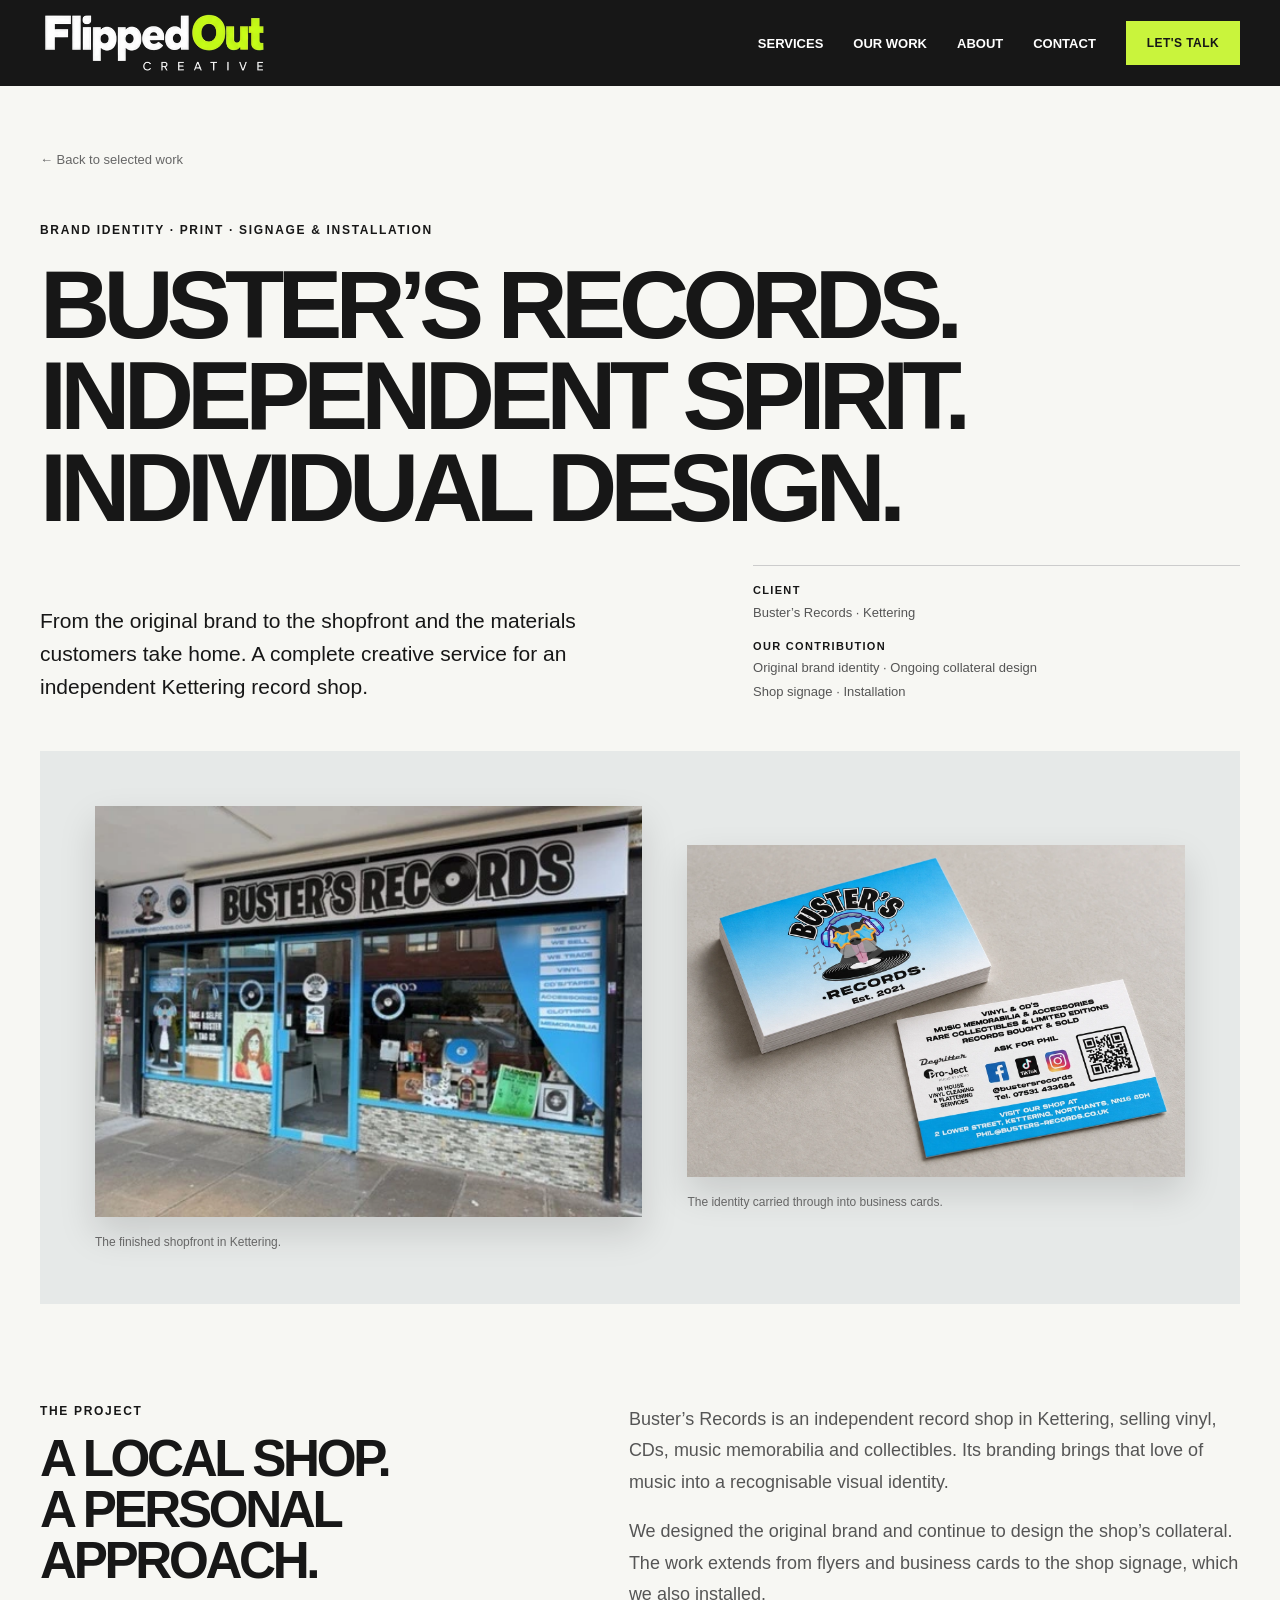
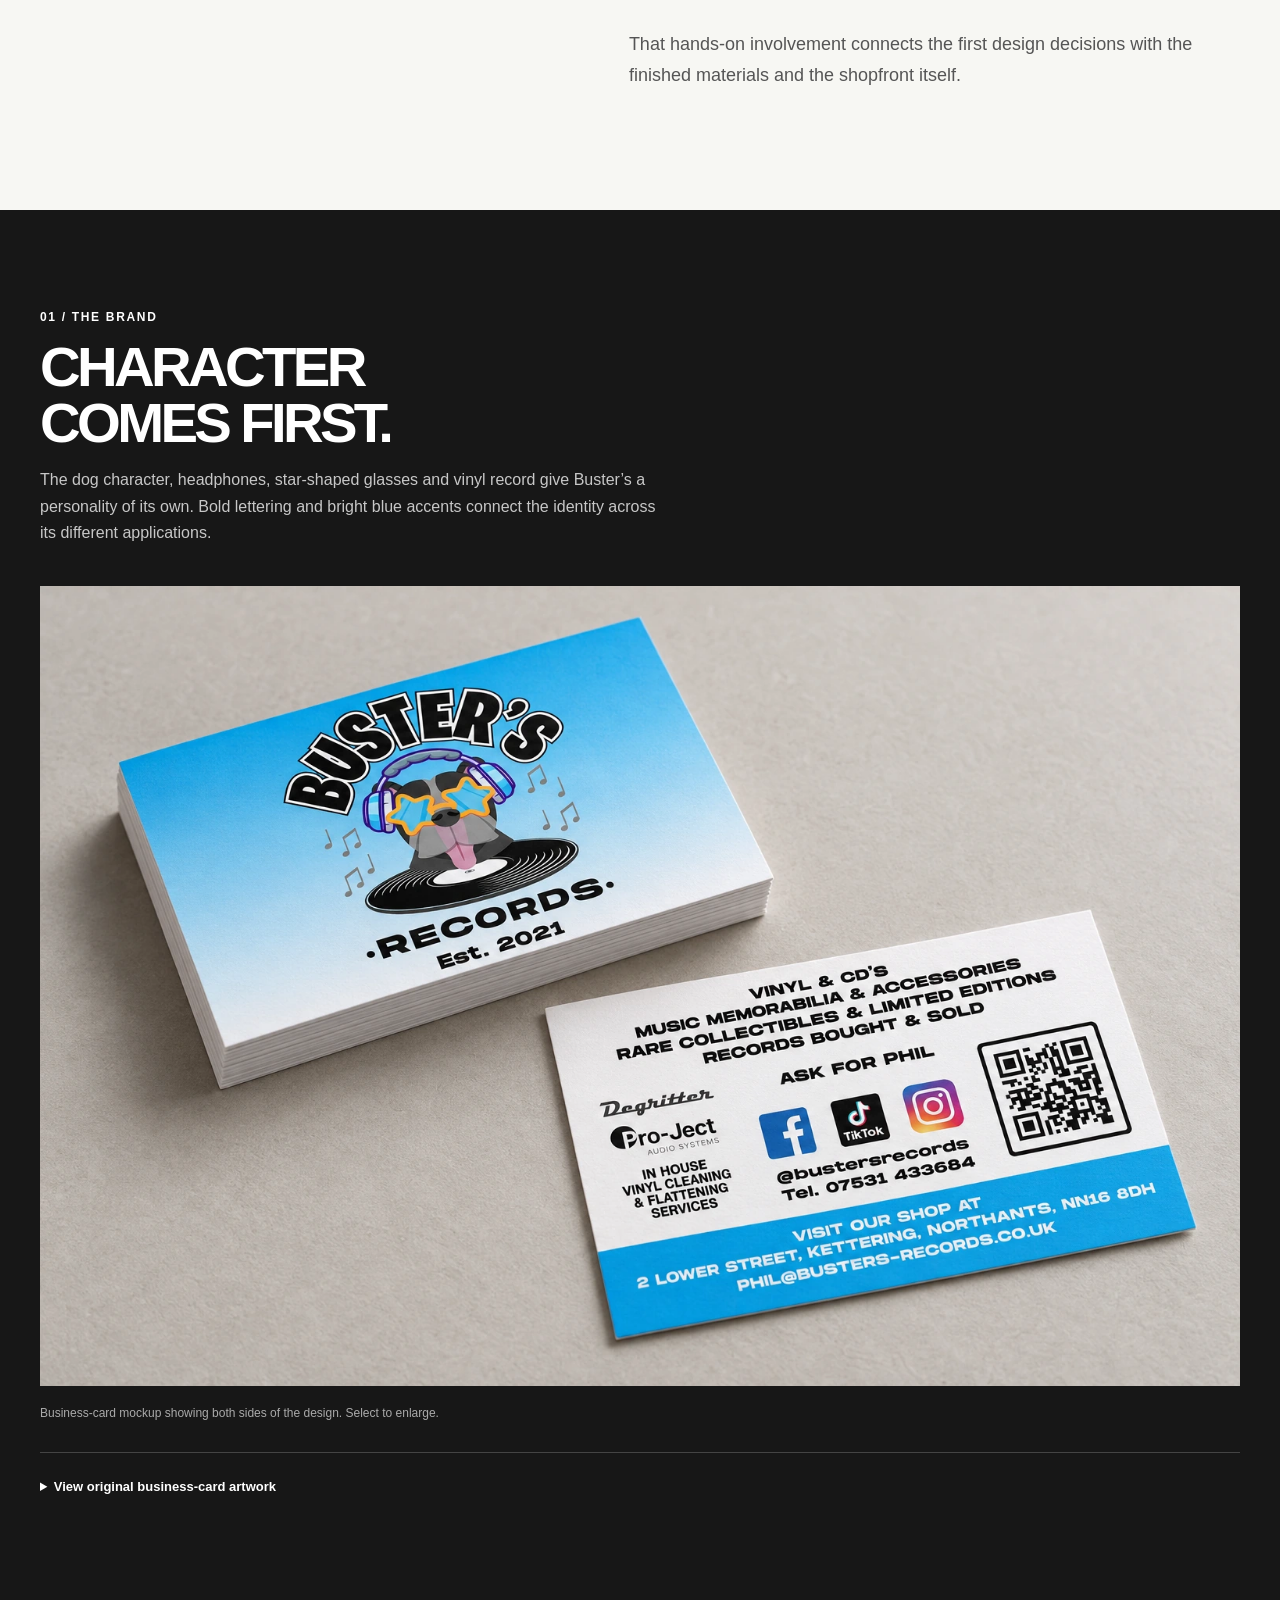
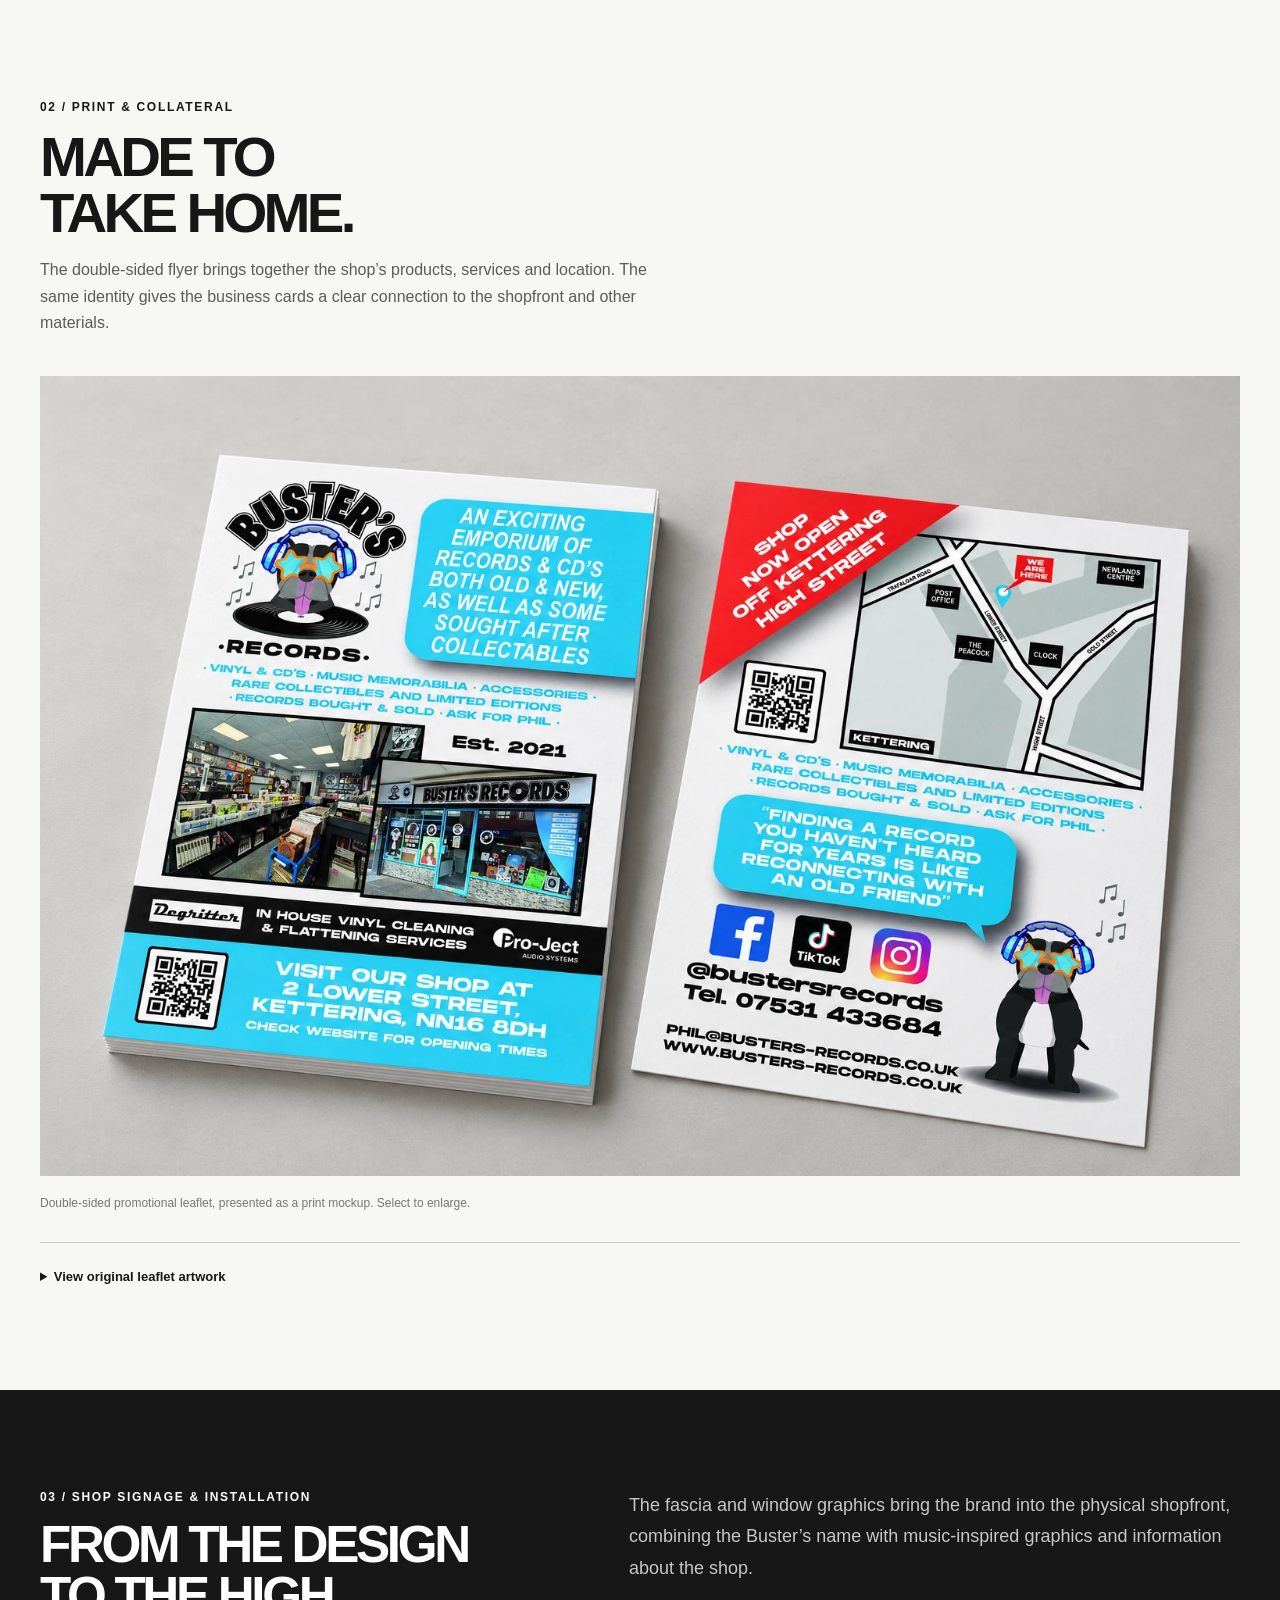
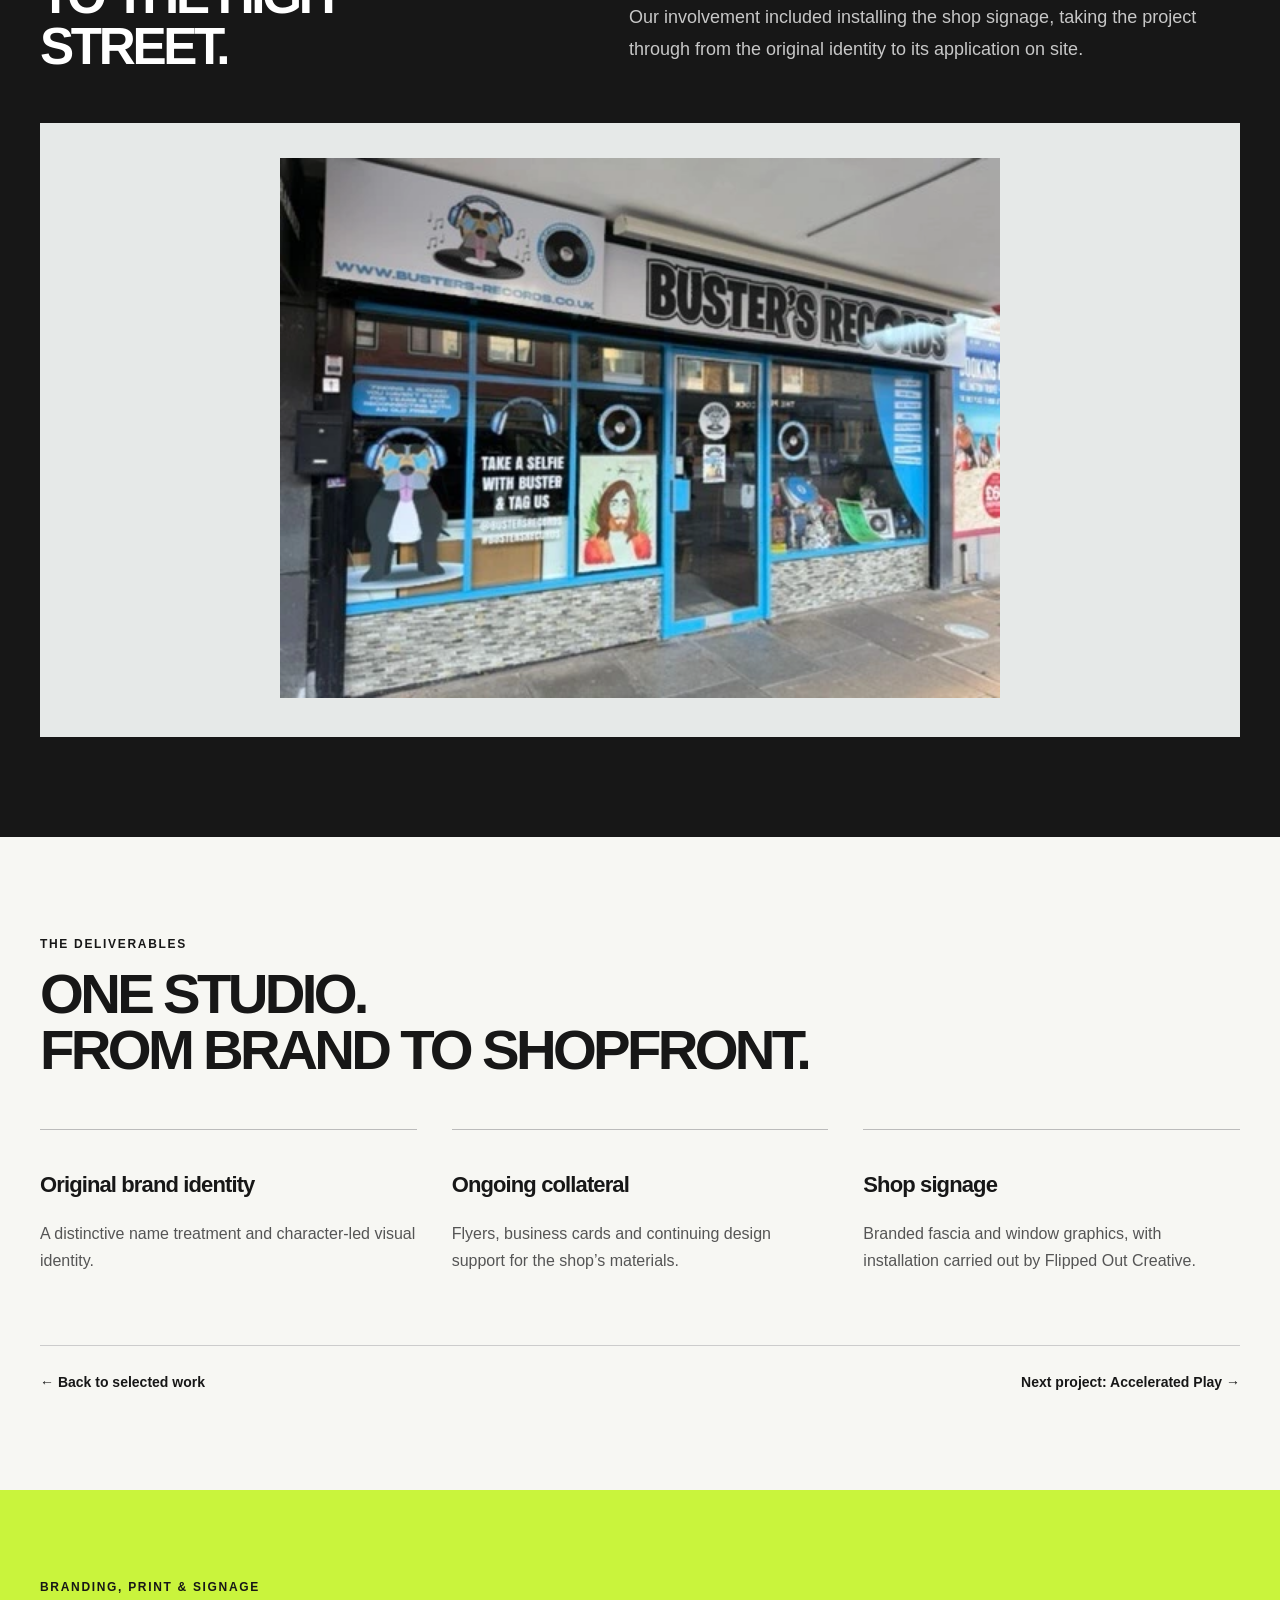
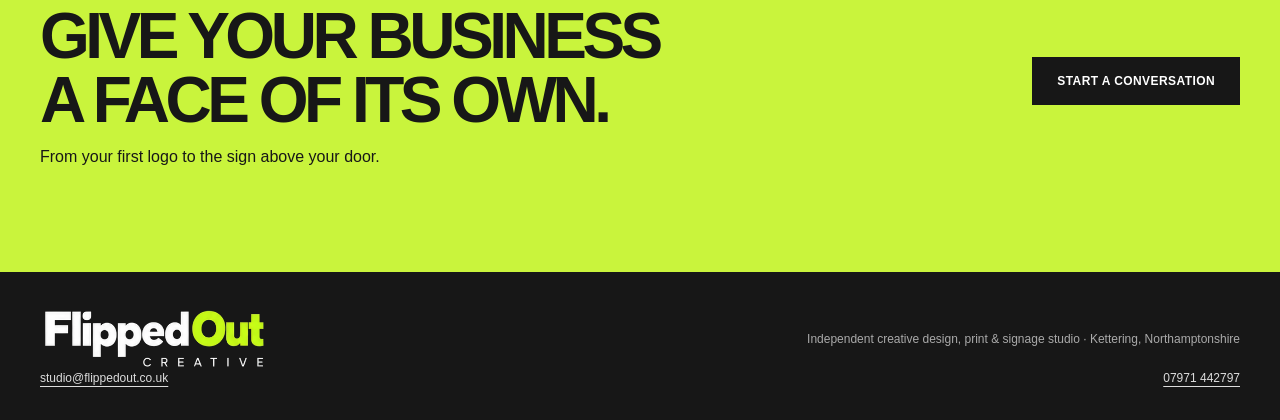
<file: public/busters-records.html>
<!doctype html><html lang="en-GB"><head><meta charset="utf-8"><meta name="viewport" content="width=device-width, initial-scale=1"><meta name="description" content="Buster’s Records: brand identity, print collateral and installed shop signage by Flipped Out Creative, Kettering."><title>Buster’s Records | Flipped Out Creative</title><style>
:root{--ink:#171717;--lime:#c9f43c;--paper:#f7f7f3;--muted:#666}*{box-sizing:border-box}html{scroll-behavior:smooth}body{margin:0;color:var(--ink);background:var(--paper);font-family:Arial,Helvetica,sans-serif;-webkit-font-smoothing:antialiased}a{color:inherit;text-decoration:none}img{max-width:100%;display:block}button{font:inherit}.wrap{width:min(1320px,calc(100% - 80px));margin:auto}.eyebrow{font-size:12px;font-weight:800;letter-spacing:.14em;text-transform:uppercase}.nav{background:#171717;color:white}.nav-inner{display:flex;align-items:center;justify-content:space-between;gap:30px;min-height:86px}.brand{font-size:24px;font-weight:950;letter-spacing:-.075em;white-space:nowrap}.brand b{color:var(--lime)}.nav-links{display:flex;align-items:center;gap:30px;font-size:13px;font-weight:700}.nav-links a:hover{color:var(--lime)}.btn{display:inline-block;background:var(--lime);padding:16px 24px;font-weight:800;font-size:12px;letter-spacing:.035em;text-transform:uppercase;border:1px solid var(--lime)}.btn.outline{background:transparent;border-color:var(--ink)}.nav .btn{padding:14px 20px;color:var(--ink)}.hero{display:grid;grid-template-columns:46% 54%;min-height:600px;background:#fff}.hero-copy{padding:90px max(40px,calc((100vw - 1320px)/2)) 80px max(40px,calc((100vw - 1320px)/2));padding-right:45px;display:flex;flex-direction:column;justify-content:center}.hero h1{font-size:clamp(54px,5.4vw,93px);line-height:.94;letter-spacing:-.075em;margin:28px 0}.hero h1 span{color:#92b722}.hero p{font-size:18px;line-height:1.6;max-width:470px;color:#4a4a4a}.actions{display:flex;gap:12px;flex-wrap:wrap;margin-top:24px}.hero-image{background:#ddd;min-height:500px}.hero-image img{width:100%;height:100%;object-fit:cover;object-position:55% 50%}.section{padding:100px 0}.section-heading{display:flex;justify-content:space-between;align-items:end;gap:20px;margin-bottom:36px}.section h2{font-size:clamp(36px,4.4vw,64px);line-height:1;letter-spacing:-.065em;margin:15px 0 0}.intro{max-width:450px;line-height:1.65;color:#5b5b5b}.services{background:var(--lime);padding:45px 0}.service-grid{display:grid;grid-template-columns:repeat(4,1fr);gap:30px}.service{border-top:1px solid #1a1a1a;padding-top:16px}.service small{font-size:12px}.service h3{font-size:20px;letter-spacing:-.035em;margin:22px 0 0}.projects{display:grid;grid-template-columns:repeat(3,1fr);gap:32px}.project{min-width:0}.project .photo{aspect-ratio:1.3;background:#ddd;overflow:hidden}.project img{width:100%;height:100%;object-fit:cover;transition:transform .4s}.project:hover img{transform:scale(1.035)}.project h3{font-size:22px;letter-spacing:-.045em;margin:17px 0 6px}.project p{font-size:13px;color:#666;line-height:1.55;margin:0}.project.feature{grid-column:span 2}.project.feature .photo{aspect-ratio:2.05}.project.feature h3{font-size:27px}.about{background:#1b1b1b;color:white}.about-grid{display:grid;grid-template-columns:1.1fr .9fr;gap:100px;align-items:center}.about p{font-size:18px;line-height:1.75;color:#d0d0d0}.heritage{display:flex;align-items:center;justify-content:center;min-height:390px;background:#2b2b2b;padding:50px}.heritage img{width:min(300px,75%)}.about h2{color:white}.about strong{color:var(--lime)}.cta{background:var(--lime);padding:90px 0}.cta-inner{display:flex;align-items:center;justify-content:space-between;gap:30px}.cta h2{font-size:clamp(40px,5vw,76px);line-height:1;letter-spacing:-.07em;margin:10px 0}.cta .btn{background:#171717;border-color:#171717;color:white}.footer{background:#171717;color:#fff;padding:35px 0}.footer .wrap{display:flex;justify-content:space-between;gap:25px;flex-wrap:wrap;align-items:center}.footer p{font-size:12px;color:#aaa}.note{padding:14px 20px;background:#ededeb;font-size:12px;color:#666;text-align:center}.mobile-menu{display:none}@media(max-width:1000px){.wrap{width:calc(100% - 48px)}.hero{grid-template-columns:1fr 1fr}.hero-copy{padding:55px 30px}.hero h1{font-size:clamp(48px,6vw,72px)}.nav-links{gap:16px}.about-grid{gap:40px}}@media(max-width:720px){.nav-inner{min-height:72px}.brand{font-size:22px}.nav-links{display:none;position:absolute;top:72px;left:0;right:0;background:#171717;padding:20px 24px;flex-direction:column;align-items:start;z-index:10}.nav-links.open{display:flex}.mobile-menu{display:block;background:none;border:1px solid #777;color:white;padding:10px 12px}.hero{display:flex;flex-direction:column}.hero-copy{padding:65px 24px}.hero h1{font-size:clamp(56px,12vw,84px)}.hero-image{min-height:340px;height:340px}.section{padding:70px 0}.section-heading{display:block}.service-grid{grid-template-columns:repeat(2,1fr);gap:25px}.projects{grid-template-columns:1fr;gap:34px}.project.feature{grid-column:auto}.project.feature .photo{aspect-ratio:1.3}.about-grid{grid-template-columns:1fr}.heritage{min-height:270px}.cta-inner{display:block}.cta .btn{margin-top:20px}.footer .wrap{display:block}}

/* Refined photographic hero carousel */
.hero-image{position:relative;overflow:hidden;background:#1b1b1b}
.hero-slide{position:absolute;inset:0;opacity:0;transition:opacity 1.1s ease;pointer-events:none}
.hero-slide.active{opacity:1;pointer-events:auto}
.hero-slide img{height:100%;width:100%;object-fit:cover}
.hero-controls{position:absolute;z-index:2;bottom:25px;left:26px;display:flex;gap:9px}
.hero-dot{height:10px;width:10px;border-radius:50%;border:1px solid white;background:transparent;cursor:pointer;padding:0}
.hero-dot[aria-current="true"]{background:var(--lime);border-color:var(--lime)}
.hero-image:focus-within .hero-dot{outline-offset:4px}
@media(prefers-reduced-motion:reduce){.hero-slide{transition:none}}

.case-intro{padding:64px 0 48px}.back{font-size:13px;color:#666;display:inline-block;margin-bottom:56px}.case-intro h1{font-size:clamp(52px,7.6vw,110px);line-height:.94;letter-spacing:-.07em;margin:22px 0 32px;max-width:1100px}.case-lead{display:grid;grid-template-columns:1.3fr 1fr;gap:80px;align-items:end}.case-lead p{font-size:21px;line-height:1.55;max-width:680px;margin:0}.scope{font-size:13px;line-height:1.8;color:#555;border-top:1px solid #ccc;padding-top:15px}.scope strong{color:#171717;display:block;font-size:11px;letter-spacing:.12em;text-transform:uppercase}.showcase{background:#e5e6e2;padding:65px 6%;display:grid;grid-template-columns:1.25fr 1fr;gap:30px;align-items:center}.showcase img{box-shadow:0 20px 36px #10193825;width:100%}.showcase .stack{display:grid;gap:24px}.showcase .cover{border-bottom:7px solid #fff}.story{display:grid;grid-template-columns:1fr 1.25fr;gap:100px}.story h2{font-size:clamp(35px,4vw,54px)}.story p{font-size:18px;line-height:1.75;color:#555;margin-top:0}.dark{background:#171717;color:white}.dark p{color:#c7c7c7}.sample-grid{display:grid;grid-template-columns:1fr 1fr;gap:28px;margin-top:45px}.sample-grid figure{margin:0}.sample-grid img{width:100%}.sample-grid figcaption{font-size:12px;color:#777;margin-top:12px;line-height:1.5}.dark figcaption{color:#aaa}.samples{border:0;padding:0;background:transparent;cursor:zoom-in;width:100%}.samples:focus-visible{outline:3px solid #0077ff;outline-offset:5px}.video-frame{margin-top:38px;background:#101938}.video-frame video{display:block;width:100%;aspect-ratio:16/9}.deliverables{display:grid;grid-template-columns:repeat(3,1fr);gap:35px;margin-top:50px}.deliverables article{border-top:1px solid #bbb;padding-top:20px}.deliverables h3{font-size:22px;letter-spacing:-.04em}.deliverables p{font-size:16px;line-height:1.7;color:#555}.case-cta{margin-top:30px}.lightbox{border:0;padding:0;background:#171717;color:white;width:min(1400px,96vw);max-height:96vh}.lightbox::backdrop{background:#000c}.lightbox img{width:100%;max-height:85vh;object-fit:contain}.lightbox button{display:block;margin:12px 15px 12px auto;background:#fff;border:0;padding:10px 18px;cursor:pointer}.section p.intro{max-width:620px}.caption{font-size:12px;color:#777;margin-top:16px}@media(max-width:720px){.case-intro{padding:38px 0}.back{margin-bottom:35px}.case-lead,.story{grid-template-columns:1fr;gap:28px}.case-lead p{font-size:18px}.showcase{padding:32px 24px;grid-template-columns:1fr}.showcase .stack{grid-template-columns:1fr 1fr;gap:12px}.sample-grid{grid-template-columns:1fr;gap:28px}.deliverables{grid-template-columns:1fr;gap:18px}.case-intro h1{font-size:clamp(32px,8.8vw,56px)}.story p{font-size:17px}}

.busters-showcase{background:#e6e9e8;padding:55px;display:grid;grid-template-columns:1.1fr 1fr;gap:45px;align-items:center}.busters-showcase img{width:100%;height:auto;box-shadow:0 16px 35px #0002}.busters-showcase figure{margin:0}.busters-showcase figcaption{font-size:12px;color:#666;margin-top:18px}.print-stage{background:#e9e9e5;padding:45px;display:grid;grid-template-columns:1fr 1fr;gap:40px;margin-top:45px;align-items:center}.print-stage img{box-shadow:0 16px 30px #0002}.card-stage{background:#e6e9e8;padding:55px;display:grid;gap:32px;grid-template-columns:1fr 1fr;align-items:center;margin-top:45px}.card-stage img{box-shadow:0 15px 25px #0002}.support-photo{background:#e6e9e8;padding:35px;margin-top:40px}.support-photo img{width:100%;max-width:720px;margin:auto}.next-project{display:flex;justify-content:space-between;gap:24px;border-top:1px solid #ccc;padding-top:28px;margin-top:55px;font-weight:700;font-size:14px}.busters-story h2{max-width:460px}@media(max-width:720px){.busters-showcase,.print-stage,.card-stage{grid-template-columns:1fr;padding:25px;gap:30px}.busters-showcase{padding:25px}.support-photo{padding:20px}.next-project{flex-direction:column}.print-stage{gap:40px}}
.print-mockup{margin:40px 0 0}.print-mockup img{width:100%;height:auto}.print-mockup figcaption{font-size:12px;line-height:1.6;color:#777;margin-top:14px}.dark .print-mockup figcaption{color:#aaa}.original-artwork{margin-top:28px;border-top:1px solid #8886;padding-top:20px}.original-artwork summary{font-size:13px;font-weight:700;cursor:pointer;padding:6px 0}.original-art-grid{display:grid;grid-template-columns:1fr 1fr;gap:28px;margin-top:26px;align-items:start}.original-art-grid img{width:100%;height:auto}@media(max-width:720px){.original-art-grid{grid-template-columns:1fr;gap:24px}.print-mockup{margin-top:30px}}</style><link rel="stylesheet" href="assets/site.css"><link rel="canonical" href="https://www.flippedout.co.uk/busters-records.html"></head><body><a class="skip-link" href="#main-content">Skip to content</a><header class="nav"><div class="wrap nav-inner"><a href="index.html#top" class="brand" aria-label="Flipped Out Creative home"><span class="wordmark"><img src="assets/brand-showcase.webp" width="1149" height="1368" alt="Flipped Out Creative"></span></a><button class="mobile-menu" aria-label="Toggle navigation" aria-expanded="false">MENU</button><nav class="nav-links"><a href="services.html">SERVICES</a><a href="index.html#work">OUR WORK</a><a href="index.html#about">ABOUT</a><a href="index.html#contact">CONTACT</a><a class="btn" href="mailto:studio@flippedout.co.uk?subject=Project%20enquiry">LET'S TALK</a></nav></div></header><main id="main-content" tabindex="-1"><section class="case-intro"><div class="wrap"><a class="back" href="index.html#work">← Back to selected work</a><div class="eyebrow">BRAND IDENTITY · PRINT · SIGNAGE &amp; INSTALLATION</div><h1>BUSTER’S RECORDS.<br>INDEPENDENT SPIRIT.<br>INDIVIDUAL DESIGN.</h1><div class="case-lead"><p>From the original brand to the shopfront and the materials customers take home. A complete creative service for an independent Kettering record shop.</p><div class="scope"><strong>Client</strong>Buster’s Records · Kettering<strong style="margin-top:12px">Our contribution</strong>Original brand identity · Ongoing collateral design<br>Shop signage · Installation</div></div></div></section>
<div class="wrap"><div class="busters-showcase"><figure><img src="assets/busters/storefront.webp" alt="Buster’s Records shopfront with branded fascia and window graphics"><figcaption>The finished shopfront in Kettering.</figcaption></figure><figure><img src="assets/busters/business-cards-mockup.webp" width="1536" height="1024" alt="Buster’s Records business cards shown as a printed stationery mockup"><figcaption>The identity carried through into business cards.</figcaption></figure></div></div>
<section class="section"><div class="wrap story busters-story"><div><div class="eyebrow">THE PROJECT</div><h2>A LOCAL SHOP.<br>A PERSONAL<br>APPROACH.</h2></div><div><p>Buster’s Records is an independent record shop in Kettering, selling vinyl, CDs, music memorabilia and collectibles. Its branding brings that love of music into a recognisable visual identity.</p><p>We designed the original brand and continue to design the shop’s collateral. The work extends from flyers and business cards to the shop signage, which we also installed.</p><p>That hands-on involvement connects the first design decisions with the finished materials and the shopfront itself.</p></div></div></section>
<section class="section dark"><div class="wrap"><div class="eyebrow">01 / THE BRAND</div><h2>CHARACTER<br>COMES FIRST.</h2><p class="intro">The dog character, headphones, star-shaped glasses and vinyl record give Buster’s a personality of its own. Bold lettering and bright blue accents connect the identity across its different applications.</p><figure class="print-mockup"><button class="samples" aria-label="Enlarge Buster’s Records business-card mockup" data-image="assets/busters/business-cards-mockup.webp"><img loading="lazy" src="assets/busters/business-cards-mockup.webp" width="1536" height="1024" alt="Buster’s Records business-card mockup showing the blue character-led front and printed reverse"></button><figcaption>Business-card mockup showing both sides of the design. Select to enlarge.</figcaption></figure><details class="original-artwork"><summary>View original business-card artwork</summary><div class="original-art-grid"><button class="samples" aria-label="Enlarge original Buster’s business-card front" data-image="assets/busters/card-1.webp"><img loading="lazy" src="assets/busters/card-1.webp" alt="Original Buster’s business-card front artwork"></button><button class="samples" aria-label="Enlarge original Buster’s business-card reverse" data-image="assets/busters/card-2.webp"><img loading="lazy" src="assets/busters/card-2.webp" alt="Original Buster’s business-card reverse artwork"></button></div></details></div></section>
<section class="section"><div class="wrap"><div class="eyebrow">02 / PRINT &amp; COLLATERAL</div><h2>MADE TO<br>TAKE HOME.</h2><p class="intro">The double-sided flyer brings together the shop’s products, services and location. The same identity gives the business cards a clear connection to the shopfront and other materials.</p><figure class="print-mockup"><button class="samples" aria-label="Enlarge Buster’s Records leaflet mockup" data-image="assets/busters/leaflets-mockup.webp"><img loading="lazy" src="assets/busters/leaflets-mockup.webp" width="1536" height="1024" alt="Buster’s Records double-sided leaflet mockup with shop imagery, services, map and contact information"></button><figcaption>Double-sided promotional leaflet, presented as a print mockup. Select to enlarge.</figcaption></figure><details class="original-artwork"><summary>View original leaflet artwork</summary><div class="original-art-grid"><button class="samples" aria-label="Enlarge original Buster’s leaflet shop and services side" data-image="assets/busters/flyer-back.webp"><img loading="lazy" src="assets/busters/flyer-back.webp" alt="Original Buster’s promotional leaflet — shop and services"></button><button class="samples" aria-label="Enlarge original Buster’s leaflet map and contact side" data-image="assets/busters/flyer-front.webp"><img loading="lazy" src="assets/busters/flyer-front.webp" alt="Original Buster’s promotional leaflet — map and contact details"></button></div></details></div></section>
<section class="section dark"><div class="wrap story busters-story"><div><div class="eyebrow">03 / SHOP SIGNAGE &amp; INSTALLATION</div><h2>FROM THE DESIGN<br>TO THE HIGH STREET.</h2></div><div><p>The fascia and window graphics bring the brand into the physical shopfront, combining the Buster’s name with music-inspired graphics and information about the shop.</p><p>Our involvement included installing the shop signage, taking the project through from the original identity to its application on site.</p></div></div><div class="wrap"><div class="support-photo"><button class="samples" aria-label="Enlarge Buster’s Records installed shop signage and window graphics" data-image="assets/busters/window-graphics.webp"><img loading="lazy" src="assets/busters/window-graphics.webp" alt="Buster’s Records installed shop signage and window graphics"></button></div></div></section>
<section class="section"><div class="wrap"><div class="eyebrow">THE DELIVERABLES</div><h2>ONE STUDIO.<br>FROM BRAND TO SHOPFRONT.</h2><div class="deliverables"><article><h3>Original brand identity</h3><p>A distinctive name treatment and character-led visual identity.</p></article><article><h3>Ongoing collateral</h3><p>Flyers, business cards and continuing design support for the shop’s materials.</p></article><article><h3>Shop signage</h3><p>Branded fascia and window graphics, with installation carried out by Flipped Out Creative.</p></article></div><div class="next-project"><a href="index.html#work">← Back to selected work</a><a href="accelerated-play.html">Next project: Accelerated Play →</a></div></div></section>
<section class="cta"><div class="wrap cta-inner"><div><div class="eyebrow">BRANDING, PRINT &amp; SIGNAGE</div><h2>GIVE YOUR BUSINESS<br>A FACE OF ITS OWN.</h2><p>From your first logo to the sign above your door.</p></div><a class="btn" href="index.html#contact">START A CONVERSATION</a></div></section></main><footer class="footer"><div class="wrap"><a class="brand" href="index.html"><span class="wordmark"><img src="assets/brand-showcase.webp" width="1149" height="1368" alt="Flipped Out Creative"></span></a><p>Independent creative design, print &amp; signage studio · Kettering, Northamptonshire</p></div><div class="wrap footer-contact"><a href="mailto:studio@flippedout.co.uk">studio@flippedout.co.uk</a><a href="tel:+447971442797">07971 442797</a></div></footer><dialog class="lightbox"><button type="button" aria-label="Close enlarged page">CLOSE ×</button><img alt=""></dialog><script>const dialog=document.querySelector('dialog'),large=dialog.querySelector('img');document.querySelectorAll('[data-image]').forEach(b=>b.addEventListener('click',()=>{large.src=b.dataset.image;large.alt=b.querySelector('img').alt;dialog.showModal()}));dialog.querySelector('button').addEventListener('click',()=>dialog.close());dialog.addEventListener('click',e=>{if(e.target===dialog)dialog.close()});</script><script src="assets/site.js" defer></script></body></html>
</file>
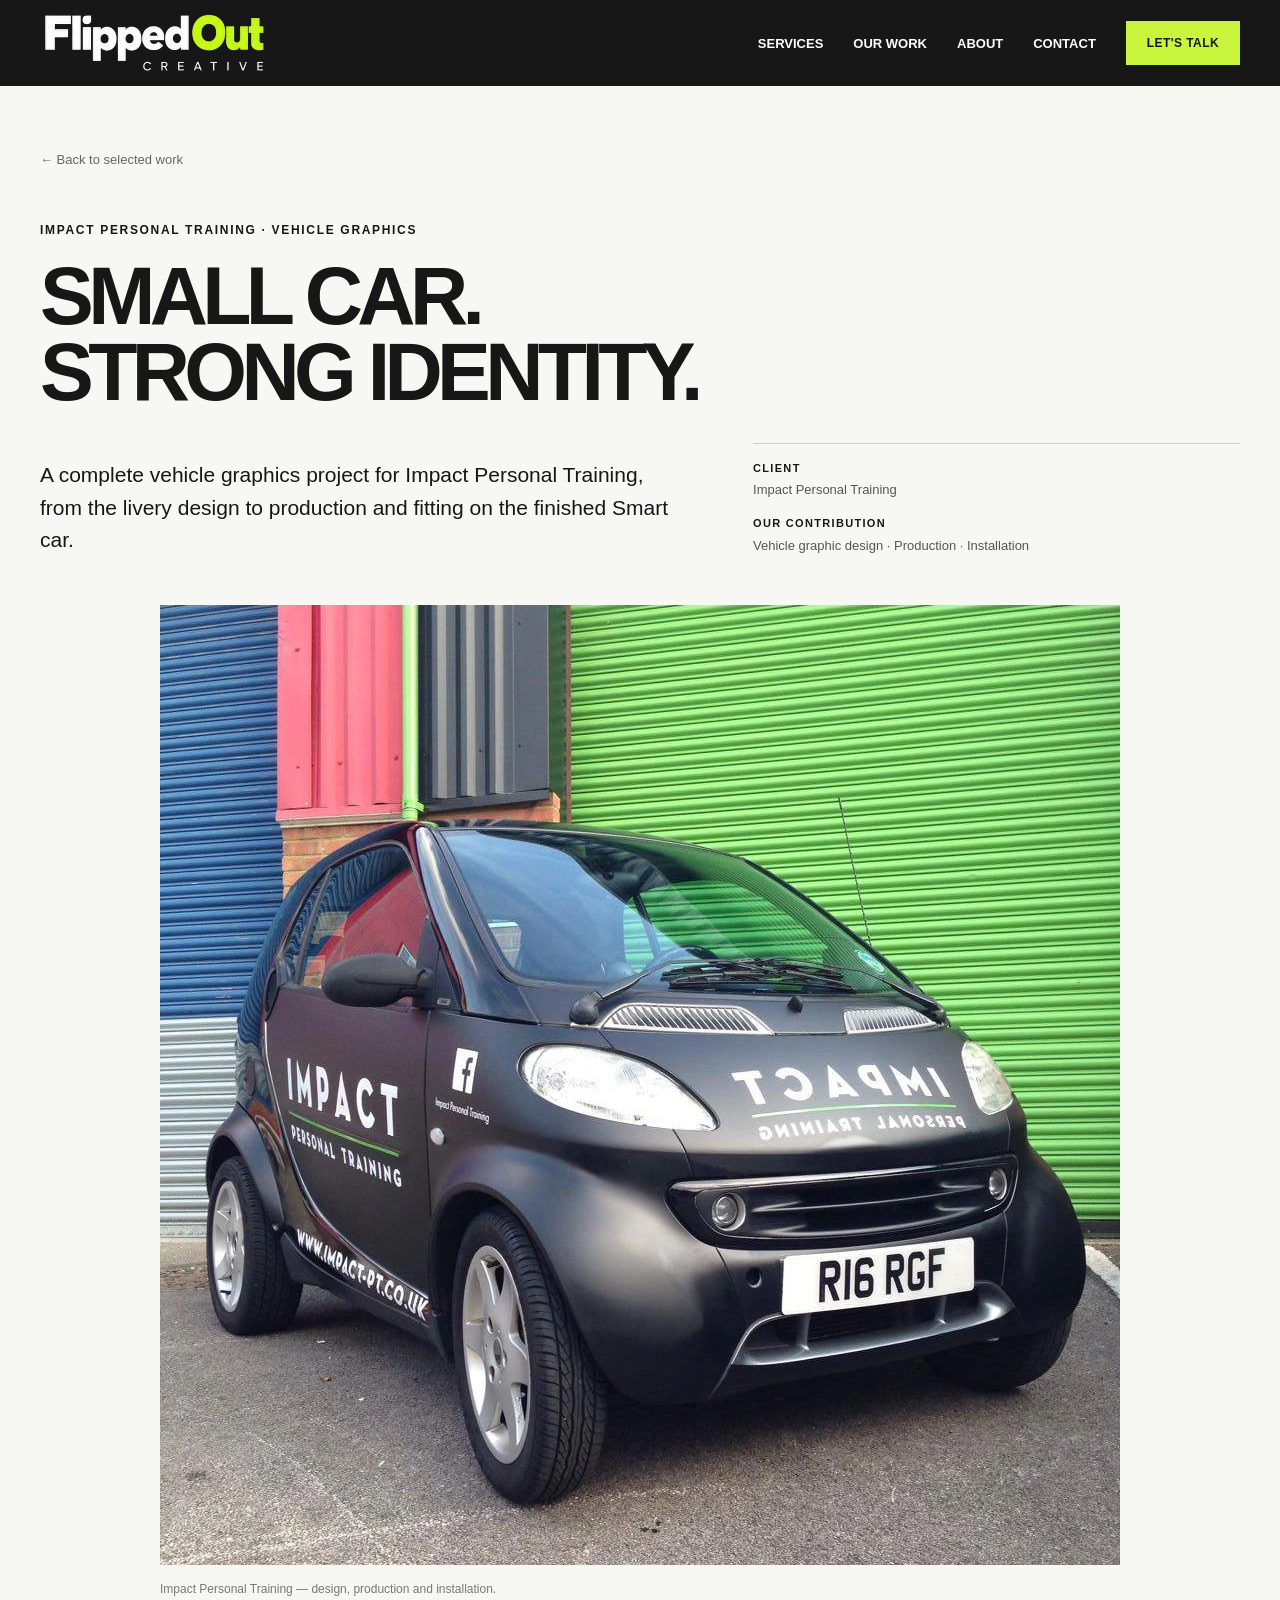
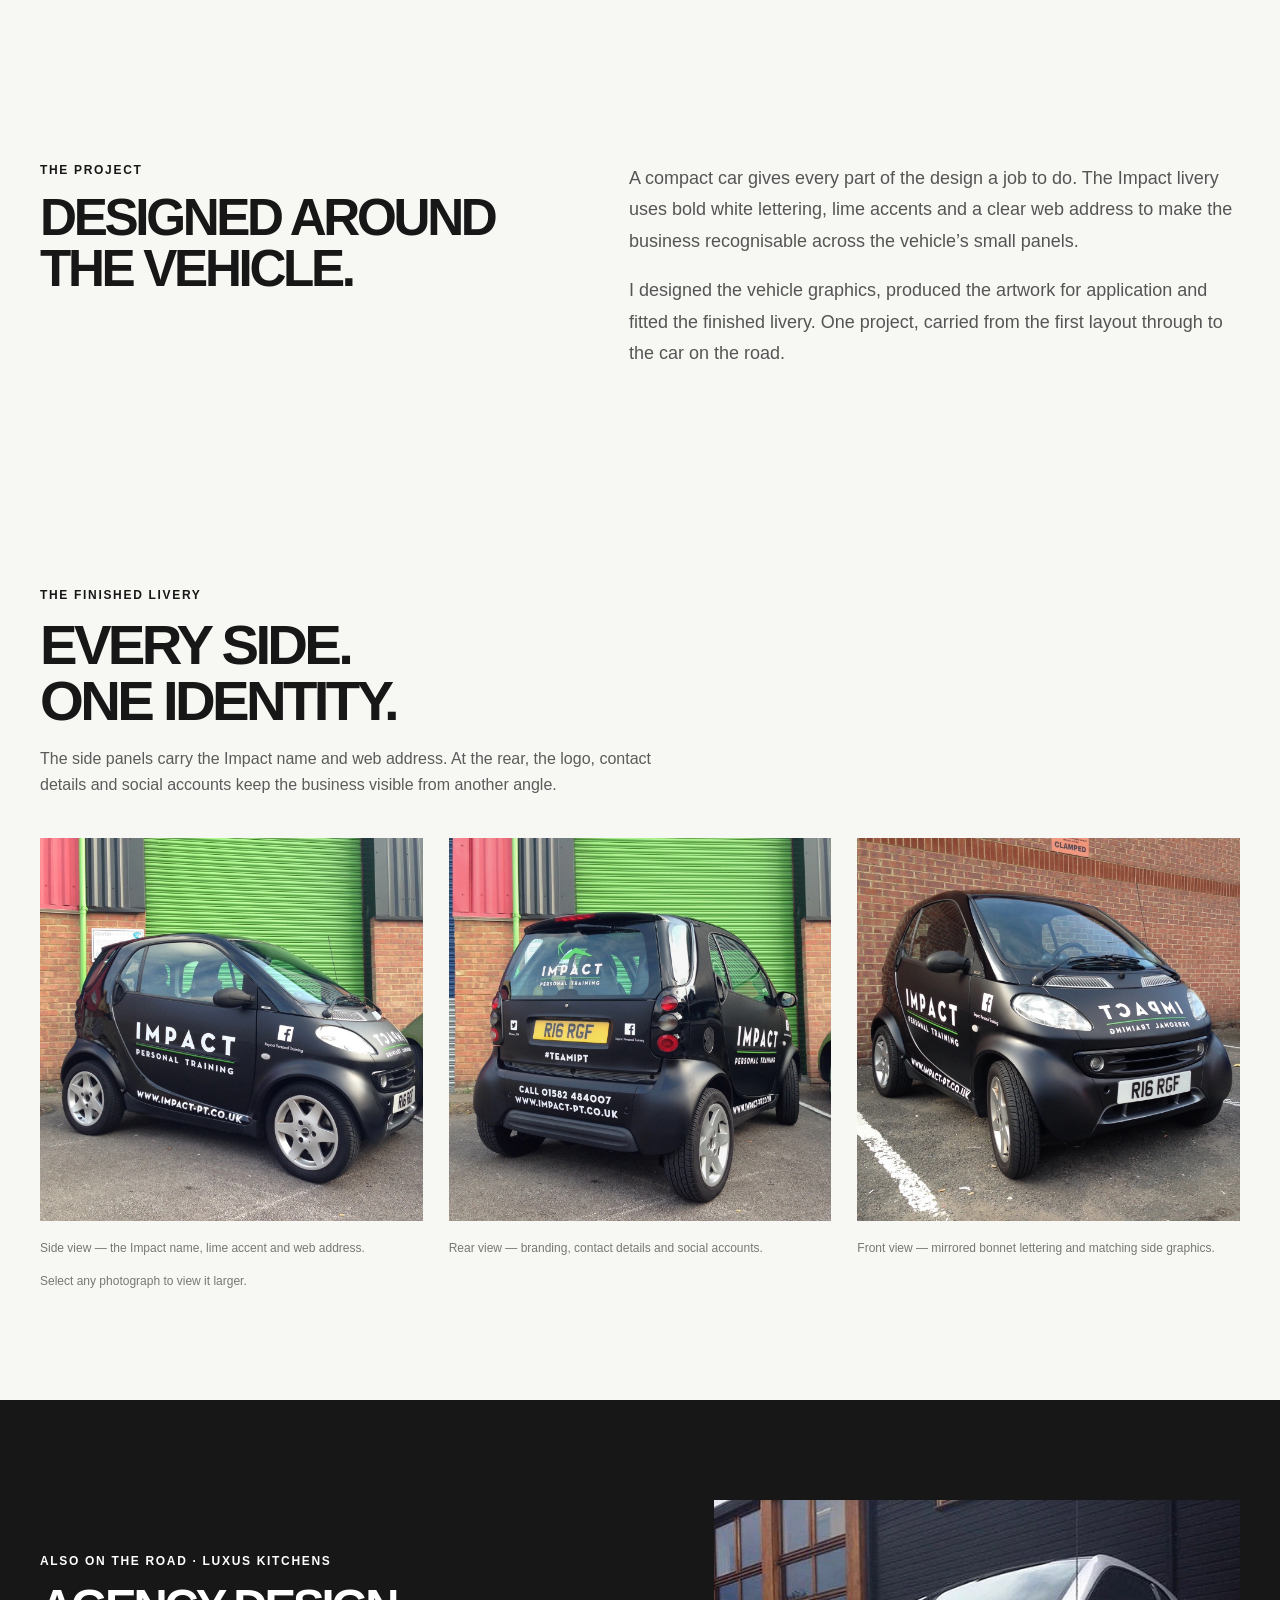
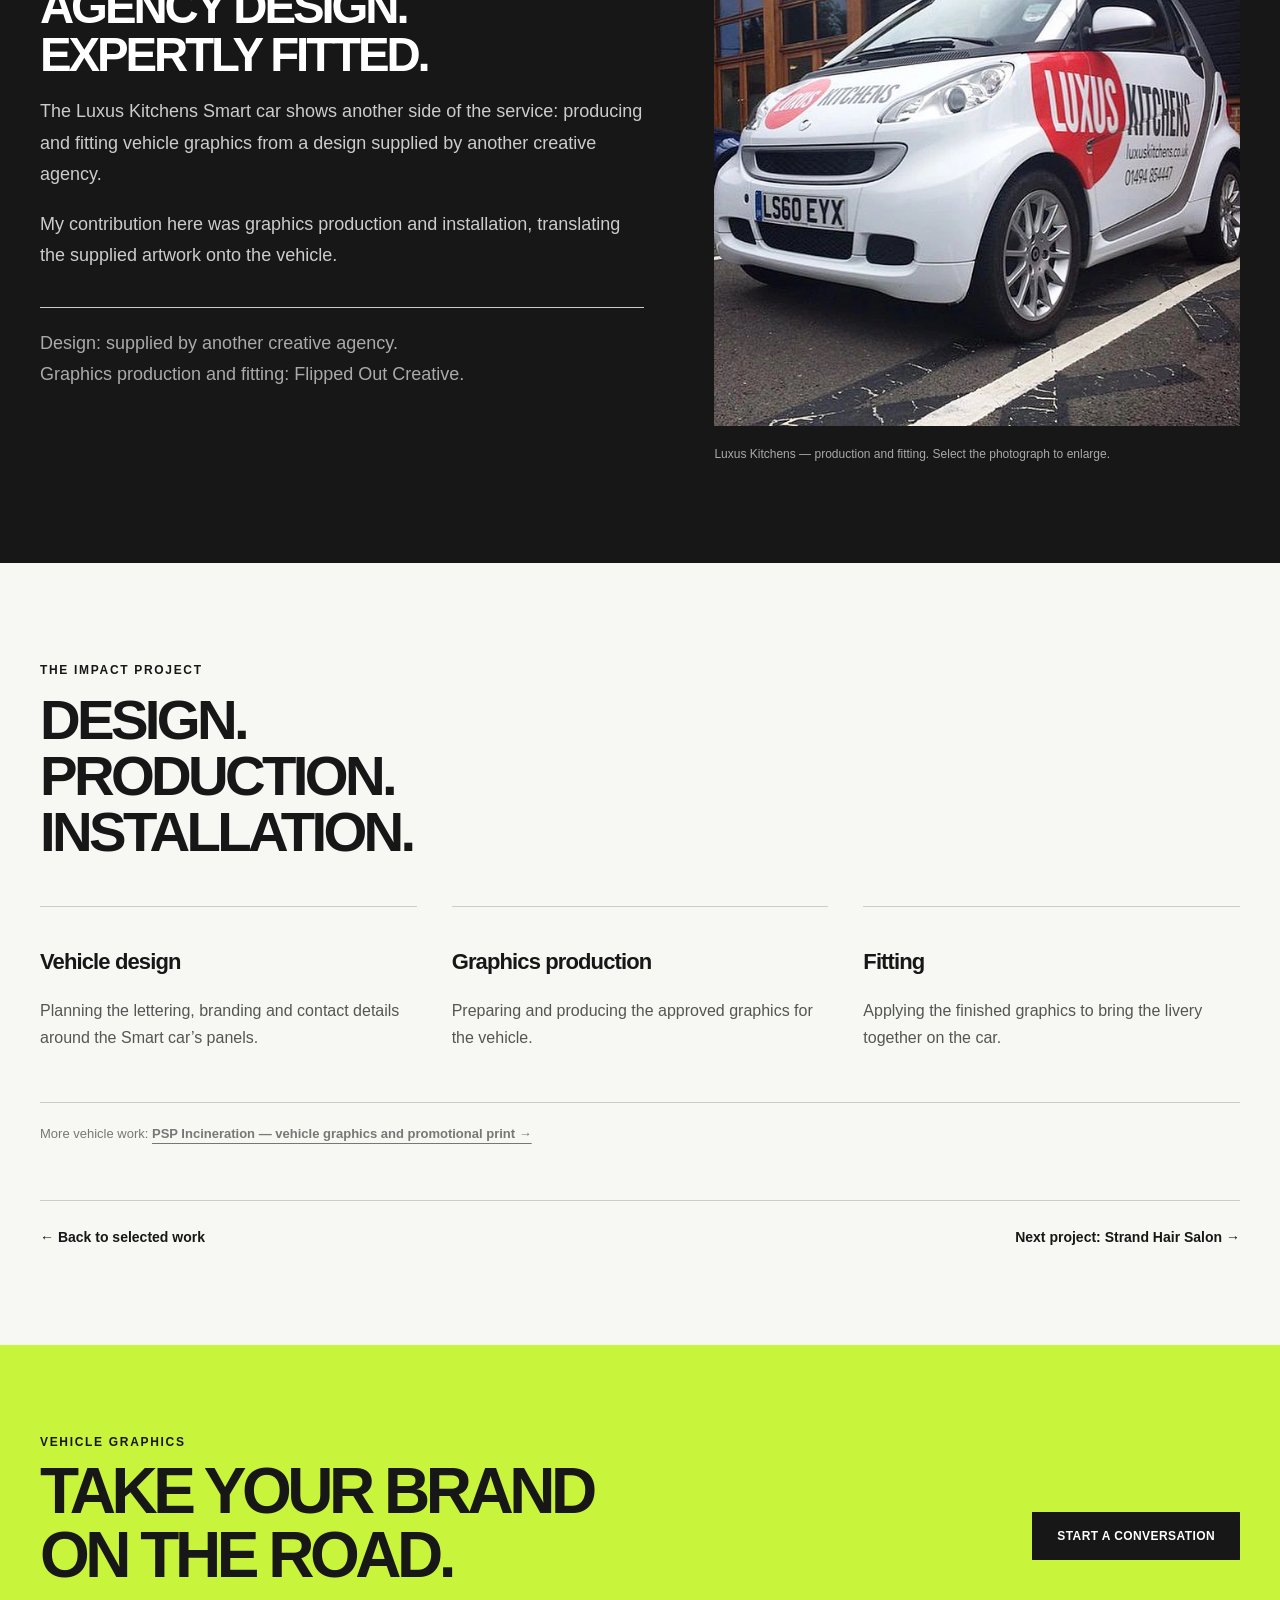
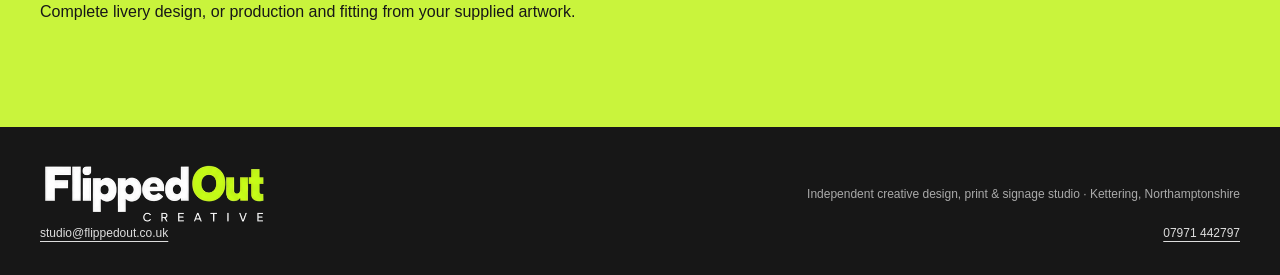
<file: public/impact-personal-training.html>
<!doctype html><html lang="en-GB"><head><meta charset="utf-8"><meta name="viewport" content="width=device-width, initial-scale=1"><meta name="description" content="Impact Personal Training Smart car livery: design, production and installation by Flipped Out Creative, Kettering. Plus Luxus Kitchens graphics production and fitting."><title>Impact Personal Training | Vehicle Graphics | Flipped Out Creative</title><style>
:root{--ink:#171717;--lime:#c9f43c;--paper:#f7f7f3;--muted:#666}*{box-sizing:border-box}html{scroll-behavior:smooth}body{margin:0;color:var(--ink);background:var(--paper);font-family:Arial,Helvetica,sans-serif;-webkit-font-smoothing:antialiased}a{color:inherit;text-decoration:none}img{max-width:100%;display:block}button{font:inherit}.wrap{width:min(1320px,calc(100% - 80px));margin:auto}.eyebrow{font-size:12px;font-weight:800;letter-spacing:.14em;text-transform:uppercase}.nav{background:#171717;color:white}.nav-inner{display:flex;align-items:center;justify-content:space-between;gap:30px;min-height:86px}.brand{font-size:24px;font-weight:950;letter-spacing:-.075em;white-space:nowrap}.brand b{color:var(--lime)}.nav-links{display:flex;align-items:center;gap:30px;font-size:13px;font-weight:700}.nav-links a:hover{color:var(--lime)}.btn{display:inline-block;background:var(--lime);padding:16px 24px;font-weight:800;font-size:12px;letter-spacing:.035em;text-transform:uppercase;border:1px solid var(--lime)}.btn.outline{background:transparent;border-color:var(--ink)}.nav .btn{padding:14px 20px;color:var(--ink)}.hero{display:grid;grid-template-columns:46% 54%;min-height:600px;background:#fff}.hero-copy{padding:90px max(40px,calc((100vw - 1320px)/2)) 80px max(40px,calc((100vw - 1320px)/2));padding-right:45px;display:flex;flex-direction:column;justify-content:center}.hero h1{font-size:clamp(54px,5.4vw,93px);line-height:.94;letter-spacing:-.075em;margin:28px 0}.hero h1 span{color:#92b722}.hero p{font-size:18px;line-height:1.6;max-width:470px;color:#4a4a4a}.actions{display:flex;gap:12px;flex-wrap:wrap;margin-top:24px}.hero-image{background:#ddd;min-height:500px}.hero-image img{width:100%;height:100%;object-fit:cover;object-position:55% 50%}.section{padding:100px 0}.section-heading{display:flex;justify-content:space-between;align-items:end;gap:20px;margin-bottom:36px}.section h2{font-size:clamp(36px,4.4vw,64px);line-height:1;letter-spacing:-.065em;margin:15px 0 0}.intro{max-width:450px;line-height:1.65;color:#5b5b5b}.services{background:var(--lime);padding:45px 0}.service-grid{display:grid;grid-template-columns:repeat(4,1fr);gap:30px}.service{border-top:1px solid #1a1a1a;padding-top:16px}.service small{font-size:12px}.service h3{font-size:20px;letter-spacing:-.035em;margin:22px 0 0}.projects{display:grid;grid-template-columns:repeat(3,1fr);gap:32px}.project{min-width:0}.project .photo{aspect-ratio:1.3;background:#ddd;overflow:hidden}.project img{width:100%;height:100%;object-fit:cover;transition:transform .4s}.project:hover img{transform:scale(1.035)}.project h3{font-size:22px;letter-spacing:-.045em;margin:17px 0 6px}.project p{font-size:13px;color:#666;line-height:1.55;margin:0}.project.feature{grid-column:span 2}.project.feature .photo{aspect-ratio:2.05}.project.feature h3{font-size:27px}.about{background:#1b1b1b;color:white}.about-grid{display:grid;grid-template-columns:1.1fr .9fr;gap:100px;align-items:center}.about p{font-size:18px;line-height:1.75;color:#d0d0d0}.heritage{display:flex;align-items:center;justify-content:center;min-height:390px;background:#2b2b2b;padding:50px}.heritage img{width:min(300px,75%)}.about h2{color:white}.about strong{color:var(--lime)}.cta{background:var(--lime);padding:90px 0}.cta-inner{display:flex;align-items:center;justify-content:space-between;gap:30px}.cta h2{font-size:clamp(40px,5vw,76px);line-height:1;letter-spacing:-.07em;margin:10px 0}.cta .btn{background:#171717;border-color:#171717;color:white}.footer{background:#171717;color:#fff;padding:35px 0}.footer .wrap{display:flex;justify-content:space-between;gap:25px;flex-wrap:wrap;align-items:center}.footer p{font-size:12px;color:#aaa}.note{padding:14px 20px;background:#ededeb;font-size:12px;color:#666;text-align:center}.mobile-menu{display:none}@media(max-width:1000px){.wrap{width:calc(100% - 48px)}.hero{grid-template-columns:1fr 1fr}.hero-copy{padding:55px 30px}.hero h1{font-size:clamp(48px,6vw,72px)}.nav-links{gap:16px}.about-grid{gap:40px}}@media(max-width:720px){.nav-inner{min-height:72px}.brand{font-size:22px}.nav-links{display:none;position:absolute;top:72px;left:0;right:0;background:#171717;padding:20px 24px;flex-direction:column;align-items:start;z-index:10}.nav-links.open{display:flex}.mobile-menu{display:block;background:none;border:1px solid #777;color:white;padding:10px 12px}.hero{display:flex;flex-direction:column}.hero-copy{padding:65px 24px}.hero h1{font-size:clamp(56px,12vw,84px)}.hero-image{min-height:340px;height:340px}.section{padding:70px 0}.section-heading{display:block}.service-grid{grid-template-columns:repeat(2,1fr);gap:25px}.projects{grid-template-columns:1fr;gap:34px}.project.feature{grid-column:auto}.project.feature .photo{aspect-ratio:1.3}.about-grid{grid-template-columns:1fr}.heritage{min-height:270px}.cta-inner{display:block}.cta .btn{margin-top:20px}.footer .wrap{display:block}}

/* Refined photographic hero carousel */
.hero-image{position:relative;overflow:hidden;background:#1b1b1b}
.hero-slide{position:absolute;inset:0;opacity:0;transition:opacity 1.1s ease;pointer-events:none}
.hero-slide.active{opacity:1;pointer-events:auto}
.hero-slide img{height:100%;width:100%;object-fit:cover}
.hero-controls{position:absolute;z-index:2;bottom:25px;left:26px;display:flex;gap:9px}
.hero-dot{height:10px;width:10px;border-radius:50%;border:1px solid white;background:transparent;cursor:pointer;padding:0}
.hero-dot[aria-current="true"]{background:var(--lime);border-color:var(--lime)}
.hero-image:focus-within .hero-dot{outline-offset:4px}
@media(prefers-reduced-motion:reduce){.hero-slide{transition:none}}

.case-intro{padding:64px 0 48px}.back{font-size:13px;color:#666;display:inline-block;margin-bottom:56px}.case-intro h1{font-size:clamp(52px,7.6vw,110px);line-height:.94;letter-spacing:-.07em;margin:22px 0 32px;max-width:1100px}.case-lead{display:grid;grid-template-columns:1.3fr 1fr;gap:80px;align-items:end}.case-lead p{font-size:21px;line-height:1.55;max-width:680px;margin:0}.scope{font-size:13px;line-height:1.8;color:#555;border-top:1px solid #ccc;padding-top:15px}.scope strong{color:#171717;display:block;font-size:11px;letter-spacing:.12em;text-transform:uppercase}.showcase{background:#e5e6e2;padding:65px 6%;display:grid;grid-template-columns:1.25fr 1fr;gap:30px;align-items:center}.showcase img{box-shadow:0 20px 36px #10193825;width:100%}.showcase .stack{display:grid;gap:24px}.showcase .cover{border-bottom:7px solid #fff}.story{display:grid;grid-template-columns:1fr 1.25fr;gap:100px}.story h2{font-size:clamp(35px,4vw,54px)}.story p{font-size:18px;line-height:1.75;color:#555;margin-top:0}.dark{background:#171717;color:white}.dark p{color:#c7c7c7}.sample-grid{display:grid;grid-template-columns:1fr 1fr;gap:28px;margin-top:45px}.sample-grid figure{margin:0}.sample-grid img{width:100%}.sample-grid figcaption{font-size:12px;color:#777;margin-top:12px;line-height:1.5}.dark figcaption{color:#aaa}.samples{border:0;padding:0;background:transparent;cursor:zoom-in;width:100%}.samples:focus-visible{outline:3px solid #0077ff;outline-offset:5px}.video-frame{margin-top:38px;background:#101938}.video-frame video{display:block;width:100%;aspect-ratio:16/9}.deliverables{display:grid;grid-template-columns:repeat(3,1fr);gap:35px;margin-top:50px}.deliverables article{border-top:1px solid #bbb;padding-top:20px}.deliverables h3{font-size:22px;letter-spacing:-.04em}.deliverables p{font-size:16px;line-height:1.7;color:#555}.case-cta{margin-top:30px}.lightbox{border:0;padding:0;background:#171717;color:white;width:min(1400px,96vw);max-height:96vh}.lightbox::backdrop{background:#000c}.lightbox img{width:100%;max-height:85vh;object-fit:contain}.lightbox button{display:block;margin:12px 15px 12px auto;background:#fff;border:0;padding:10px 18px;cursor:pointer}.section p.intro{max-width:620px}.caption{font-size:12px;color:#777;margin-top:16px}@media(max-width:720px){.case-intro{padding:38px 0}.back{margin-bottom:35px}.case-lead,.story{grid-template-columns:1fr;gap:28px}.case-lead p{font-size:18px}.showcase{padding:32px 24px;grid-template-columns:1fr}.showcase .stack{grid-template-columns:1fr 1fr;gap:12px}.sample-grid{grid-template-columns:1fr;gap:28px}.deliverables{grid-template-columns:1fr;gap:18px}.case-intro h1{font-size:clamp(32px,8.8vw,56px)}.story p{font-size:17px}}

.nerf-intro h1{font-size:clamp(44px,6.3vw,90px)}.nerf-hero{margin:0}.nerf-hero img{width:100%}.nerf-hero figcaption{font-size:12px;color:#777;margin-top:15px}.nerf-photo{margin:45px 0 0}.nerf-photo img{width:100%}.nerf-photo figcaption{color:#aaa;font-size:12px;margin-top:14px}.nerf-detail{display:grid;grid-template-columns:1.2fr 1fr;gap:65px;align-items:center}.nerf-detail figure{margin:0}.nerf-detail p{font-size:18px;line-height:1.75;color:#555}.nerf-detail h2{font-size:clamp(34px,4vw,54px)}.project-credit{font-size:13px;color:#777;margin-top:35px;padding-top:20px;border-top:1px solid #ccc;line-height:1.6}.next-project{display:flex;justify-content:space-between;gap:24px;border-top:1px solid #ccc;padding-top:28px;margin-top:55px;font-weight:700;font-size:14px}@media(max-width:720px){.nerf-intro h1{font-size:clamp(32px,8.8vw,56px)}.nerf-detail{grid-template-columns:1fr;gap:35px}.next-project{flex-direction:column}}

.va-deliverables{grid-template-columns:repeat(4,1fr)}.va-gallery{display:grid;grid-template-columns:1fr 1fr;gap:30px;margin-top:45px}.va-gallery figure{margin:0}.va-gallery figcaption{font-size:12px;line-height:1.5;color:#aaa;margin-top:14px}@media(max-width:900px){.va-deliverables{grid-template-columns:1fr 1fr}}@media(max-width:720px){.va-gallery,.va-deliverables{grid-template-columns:1fr}}

.case-wide h1{max-width:1150px}.project-overview{padding-bottom:65px}.project-photo{margin:0}.project-photo img{width:100%;height:auto}.project-photo figcaption{font-size:12px;color:#777;line-height:1.5;margin-top:15px}.case-split{display:grid;grid-template-columns:1.15fr 1fr;gap:70px;align-items:center}.case-split figure{margin:0}.case-split p{font-size:18px;line-height:1.75;color:#555}.case-split h2{font-size:clamp(32px,3.7vw,52px)}.dark .case-split p{color:#ccc}.case-split img{width:100%}.dark .project-photo figcaption{color:#aaa}.compact-shot{max-width:640px;margin:0 auto}.project-note{font-size:13px;color:#777;border-top:1px solid #ccc;padding-top:20px;margin-top:35px;line-height:1.65}.installation-hero{display:grid;grid-template-columns:1fr 1fr;gap:65px;align-items:center}.installation-hero img{width:100%;height:auto}.installation-hero p{font-size:18px;line-height:1.7;color:#555}.installation-hero h2{font-size:clamp(34px,3.8vw,54px)}.installation-hero figure{margin:0}.project-steps{display:grid;grid-template-columns:repeat(3,1fr);gap:35px;margin-top:45px}.project-steps article{padding-top:20px;border-top:1px solid #ccc}.project-steps p{font-size:16px;line-height:1.7;color:#555}.project-steps h3{font-size:22px;letter-spacing:-.04em}@media(max-width:720px){.case-split,.installation-hero,.project-steps{grid-template-columns:1fr;gap:30px}.project-overview{padding-bottom:35px}}
.impact-gallery{display:grid;grid-template-columns:repeat(3,minmax(0,1fr));gap:26px;margin-top:40px}.impact-gallery figure{margin:0}.impact-gallery img{width:100%;height:auto}.impact-gallery figcaption{font-size:12px;line-height:1.6;color:#777;margin-top:14px}@media(max-width:720px){.impact-gallery{grid-template-columns:1fr;gap:32px}}</style><link rel="stylesheet" href="assets/site.css"><link rel="canonical" href="https://www.flippedout.co.uk/impact-personal-training.html"></head><body><a class="skip-link" href="#main-content">Skip to content</a><header class="nav"><div class="wrap nav-inner"><a href="index.html#top" class="brand" aria-label="Flipped Out Creative home"><span class="wordmark"><img src="assets/brand-showcase.webp" width="1149" height="1368" alt="Flipped Out Creative"></span></a><button class="mobile-menu" aria-label="Toggle navigation" aria-expanded="false">MENU</button><nav class="nav-links"><a href="services.html">SERVICES</a><a href="index.html#work">OUR WORK</a><a href="index.html#about">ABOUT</a><a href="index.html#contact">CONTACT</a><a class="btn" href="mailto:studio@flippedout.co.uk?subject=Project%20enquiry">LET'S TALK</a></nav></div></header><main id="main-content" tabindex="-1"><section class="case-intro nerf-intro case-wide"><div class="wrap"><a class="back" href="index.html#work">← Back to selected work</a><div class="eyebrow">IMPACT PERSONAL TRAINING · VEHICLE GRAPHICS</div><h1>SMALL CAR.<br>STRONG IDENTITY.</h1><div class="case-lead"><p>A complete vehicle graphics project for Impact Personal Training, from the livery design to production and fitting on the finished Smart car.</p><div class="scope"><strong>Client</strong>Impact Personal Training<strong style="margin-top:12px">Our contribution</strong>Vehicle graphic design · Production · Installation</div></div></div></section>
<div class="wrap project-overview"><figure class="project-photo vehicle-lead"><img src="assets/impact-smart.webp" width="960" height="960" alt="Black Impact Personal Training Smart car with white lettering and lime green details" fetchpriority="high"><figcaption>Impact Personal Training — design, production and installation.</figcaption></figure></div>
<section class="section"><div class="wrap story"><div><div class="eyebrow">THE PROJECT</div><h2>DESIGNED AROUND<br>THE VEHICLE.</h2></div><div><p>A compact car gives every part of the design a job to do. The Impact livery uses bold white lettering, lime accents and a clear web address to make the business recognisable across the vehicle’s small panels.</p><p>I designed the vehicle graphics, produced the artwork for application and fitted the finished livery. One project, carried from the first layout through to the car on the road.</p></div></div></section>
<section class="section impact-views"><div class="wrap"><div class="eyebrow">THE FINISHED LIVERY</div><h2>EVERY SIDE.<br>ONE IDENTITY.</h2><p class="intro">The side panels carry the Impact name and web address. At the rear, the logo, contact details and social accounts keep the business visible from another angle.</p><div class="impact-gallery"><figure><button class="samples" aria-label="Enlarge Side view of the Impact Personal Training Smart car, showing the door lettering and web address" data-image="assets/impact-side.webp"><img loading="lazy" src="assets/impact-side.webp" width="1280" height="1280" alt="Side view of the Impact Personal Training Smart car, showing the door lettering and web address"></button><figcaption>Side view — the Impact name, lime accent and web address.</figcaption></figure><figure><button class="samples" aria-label="Enlarge Rear view of the Impact Smart car, showing rear-window branding, contact details and social accounts" data-image="assets/impact-rear.webp"><img loading="lazy" src="assets/impact-rear.webp" width="1280" height="1280" alt="Rear view of the Impact Smart car, showing rear-window branding, contact details and social accounts"></button><figcaption>Rear view — branding, contact details and social accounts.</figcaption></figure><figure><button class="samples" aria-label="Enlarge Front three-quarter view of the Impact Smart car with mirrored bonnet lettering" data-image="assets/impact-front.webp"><img loading="lazy" src="assets/impact-front.webp" width="1280" height="1280" alt="Front three-quarter view of the Impact Smart car with mirrored bonnet lettering"></button><figcaption>Front view — mirrored bonnet lettering and matching side graphics.</figcaption></figure></div><p class="caption">Select any photograph to view it larger.</p></div></section><section class="section dark"><div class="wrap case-split"><div><div class="eyebrow">ALSO ON THE ROAD · LUXUS KITCHENS</div><h2>AGENCY DESIGN.<br>EXPERTLY FITTED.</h2><p>The Luxus Kitchens Smart car shows another side of the service: producing and fitting vehicle graphics from a design supplied by another creative agency.</p><p>My contribution here was graphics production and installation, translating the supplied artwork onto the vehicle.</p><p class="project-credit" style="color:#aaa">Design: supplied by another creative agency.<br>Graphics production and fitting: Flipped Out Creative.</p></div><figure class="project-photo"><button class="samples" aria-label="Enlarge Luxus Kitchens Smart car graphics" data-image="assets/luxus-smart.webp"><img loading="lazy" src="assets/luxus-smart.webp" width="640" height="640" alt="White Luxus Kitchens Smart car with red and black graphics produced and fitted from an agency-supplied design"></button><figcaption>Luxus Kitchens — production and fitting. Select the photograph to enlarge.</figcaption></figure></div></section>
<section class="section"><div class="wrap"><div class="eyebrow">THE IMPACT PROJECT</div><h2>DESIGN.<br>PRODUCTION.<br>INSTALLATION.</h2><div class="project-steps"><article><h3>Vehicle design</h3><p>Planning the lettering, branding and contact details around the Smart car’s panels.</p></article><article><h3>Graphics production</h3><p>Preparing and producing the approved graphics for the vehicle.</p></article><article><h3>Fitting</h3><p>Applying the finished graphics to bring the livery together on the car.</p></article></div><p class="project-note">More vehicle work: <a class="text-link" href="psp-incineration.html">PSP Incineration — vehicle graphics and promotional print →</a></p><div class="next-project"><a href="index.html#work">← Back to selected work</a><a href="strand-hair-salon.html">Next project: Strand Hair Salon →</a></div></div></section>
<section class="cta"><div class="wrap cta-inner"><div><div class="eyebrow">VEHICLE GRAPHICS</div><h2>TAKE YOUR BRAND<br>ON THE ROAD.</h2><p>Complete livery design, or production and fitting from your supplied artwork.</p></div><a class="btn" href="index.html#contact">START A CONVERSATION</a></div></section></main><footer class="footer"><div class="wrap"><a class="brand" href="index.html"><span class="wordmark"><img src="assets/brand-showcase.webp" width="1149" height="1368" alt="Flipped Out Creative"></span></a><p>Independent creative design, print &amp; signage studio · Kettering, Northamptonshire</p></div><div class="wrap footer-contact"><a href="mailto:studio@flippedout.co.uk">studio@flippedout.co.uk</a><a href="tel:+447971442797">07971 442797</a></div></footer><dialog class="lightbox"><button type="button" aria-label="Close enlarged page">CLOSE ×</button><img alt=""></dialog><script>const dialog=document.querySelector('dialog'),large=dialog.querySelector('img');document.querySelectorAll('[data-image]').forEach(b=>b.addEventListener('click',()=>{large.src=b.dataset.image;large.alt=b.querySelector('img').alt;dialog.showModal()}));dialog.querySelector('button').addEventListener('click',()=>dialog.close());dialog.addEventListener('click',e=>{if(e.target===dialog)dialog.close()});</script><script src="assets/site.js" defer></script></body></html>
</file>
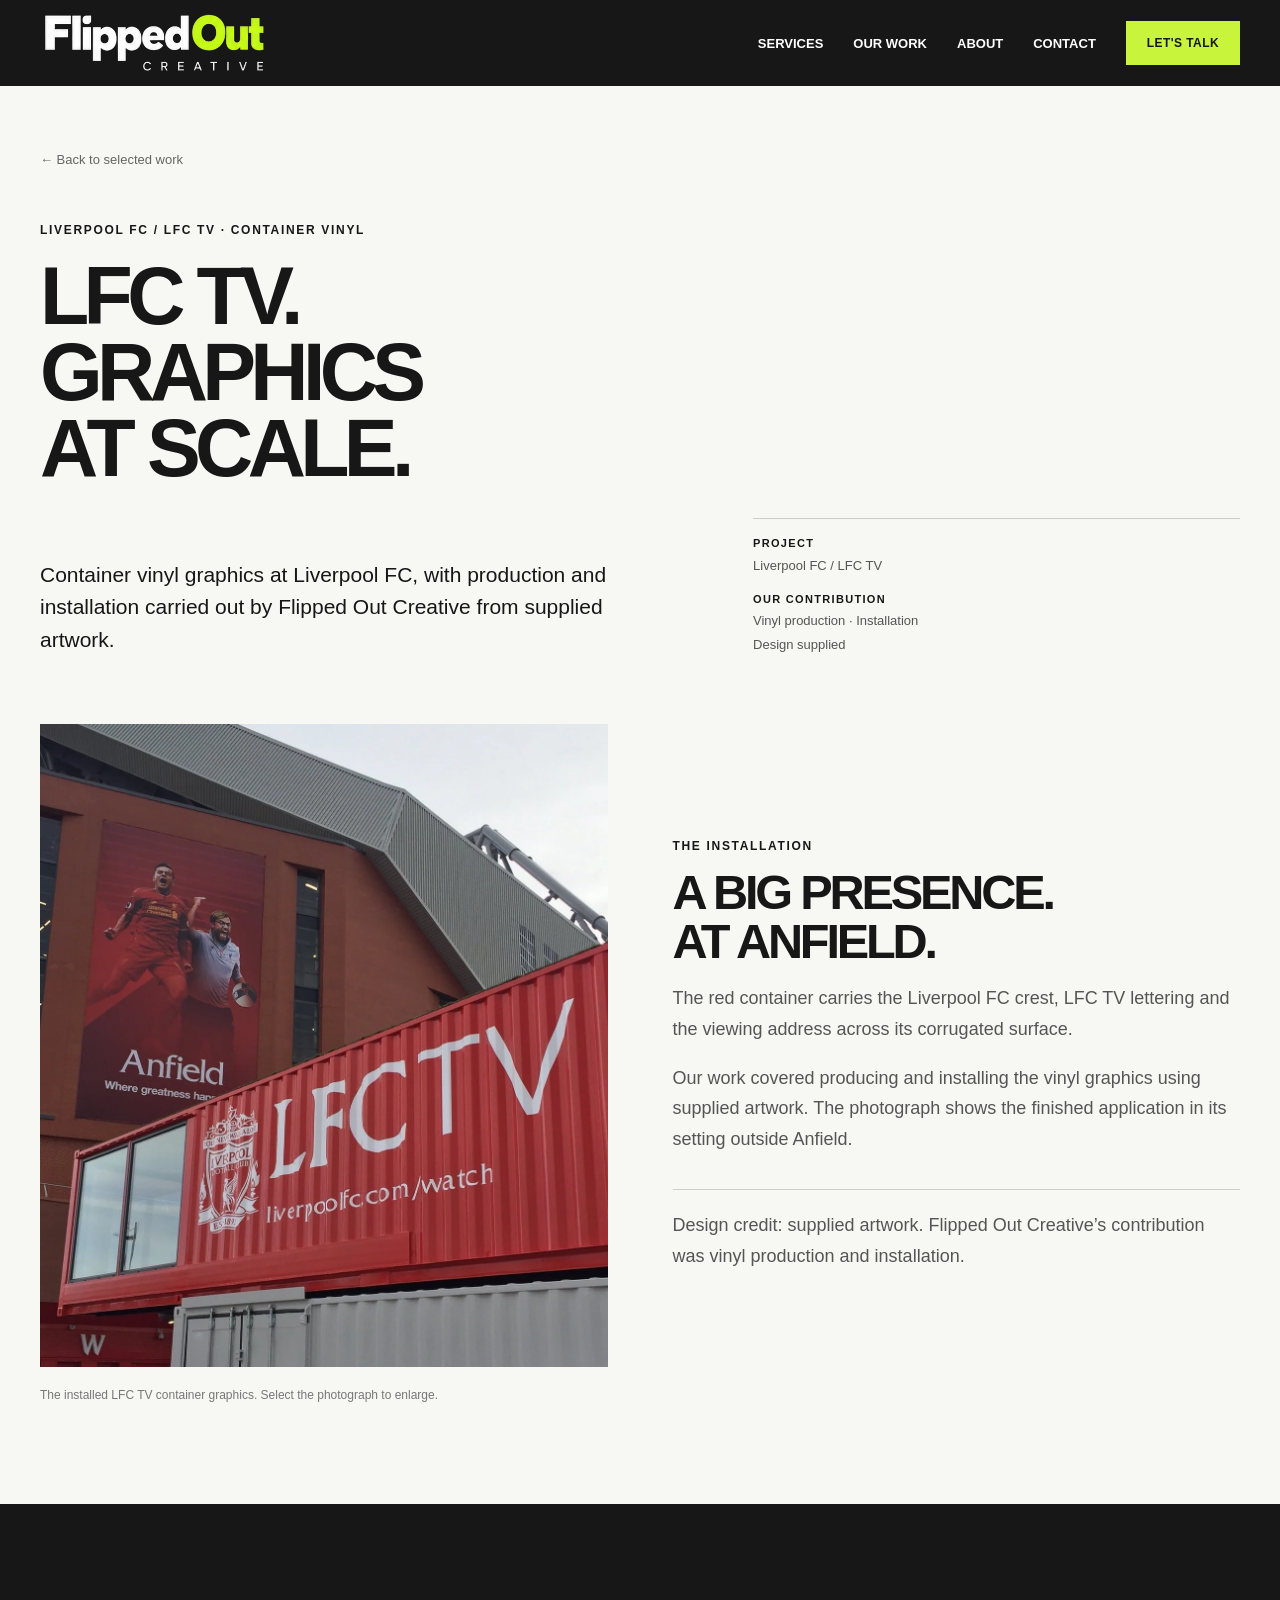
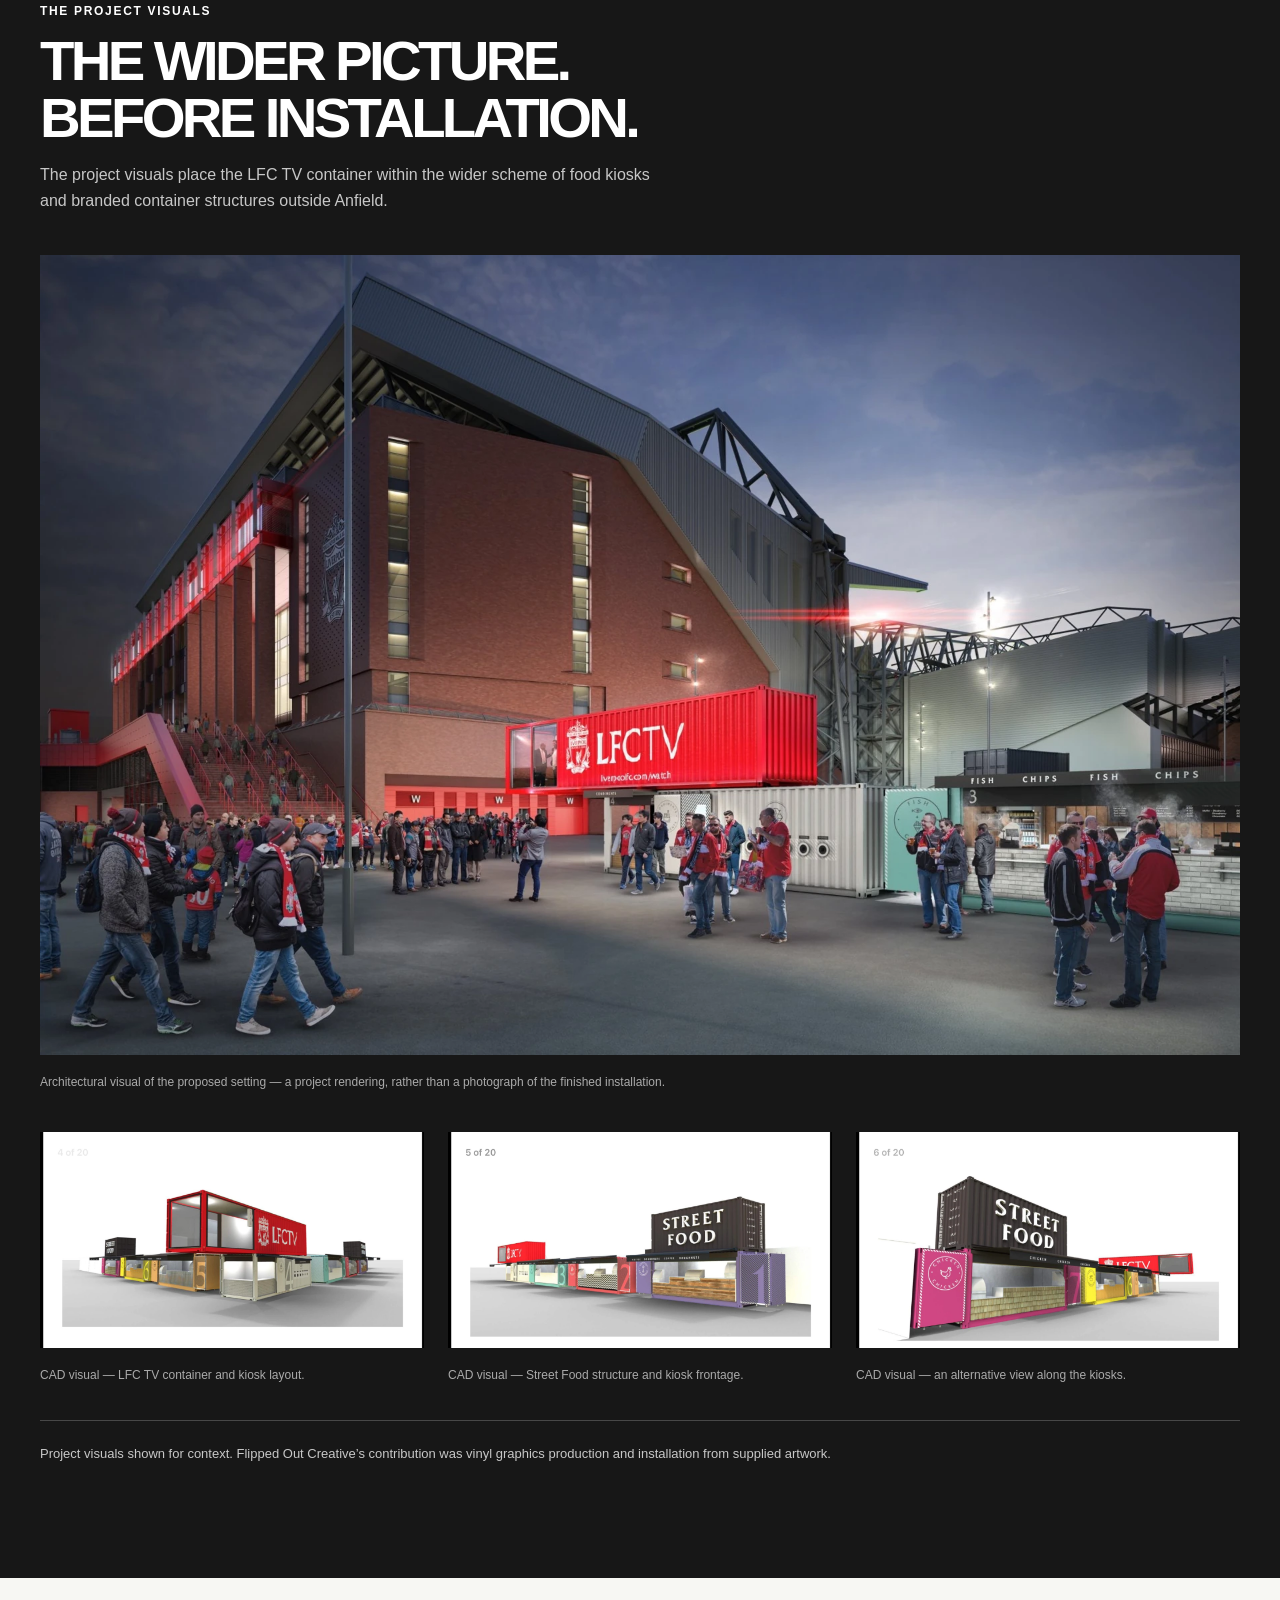
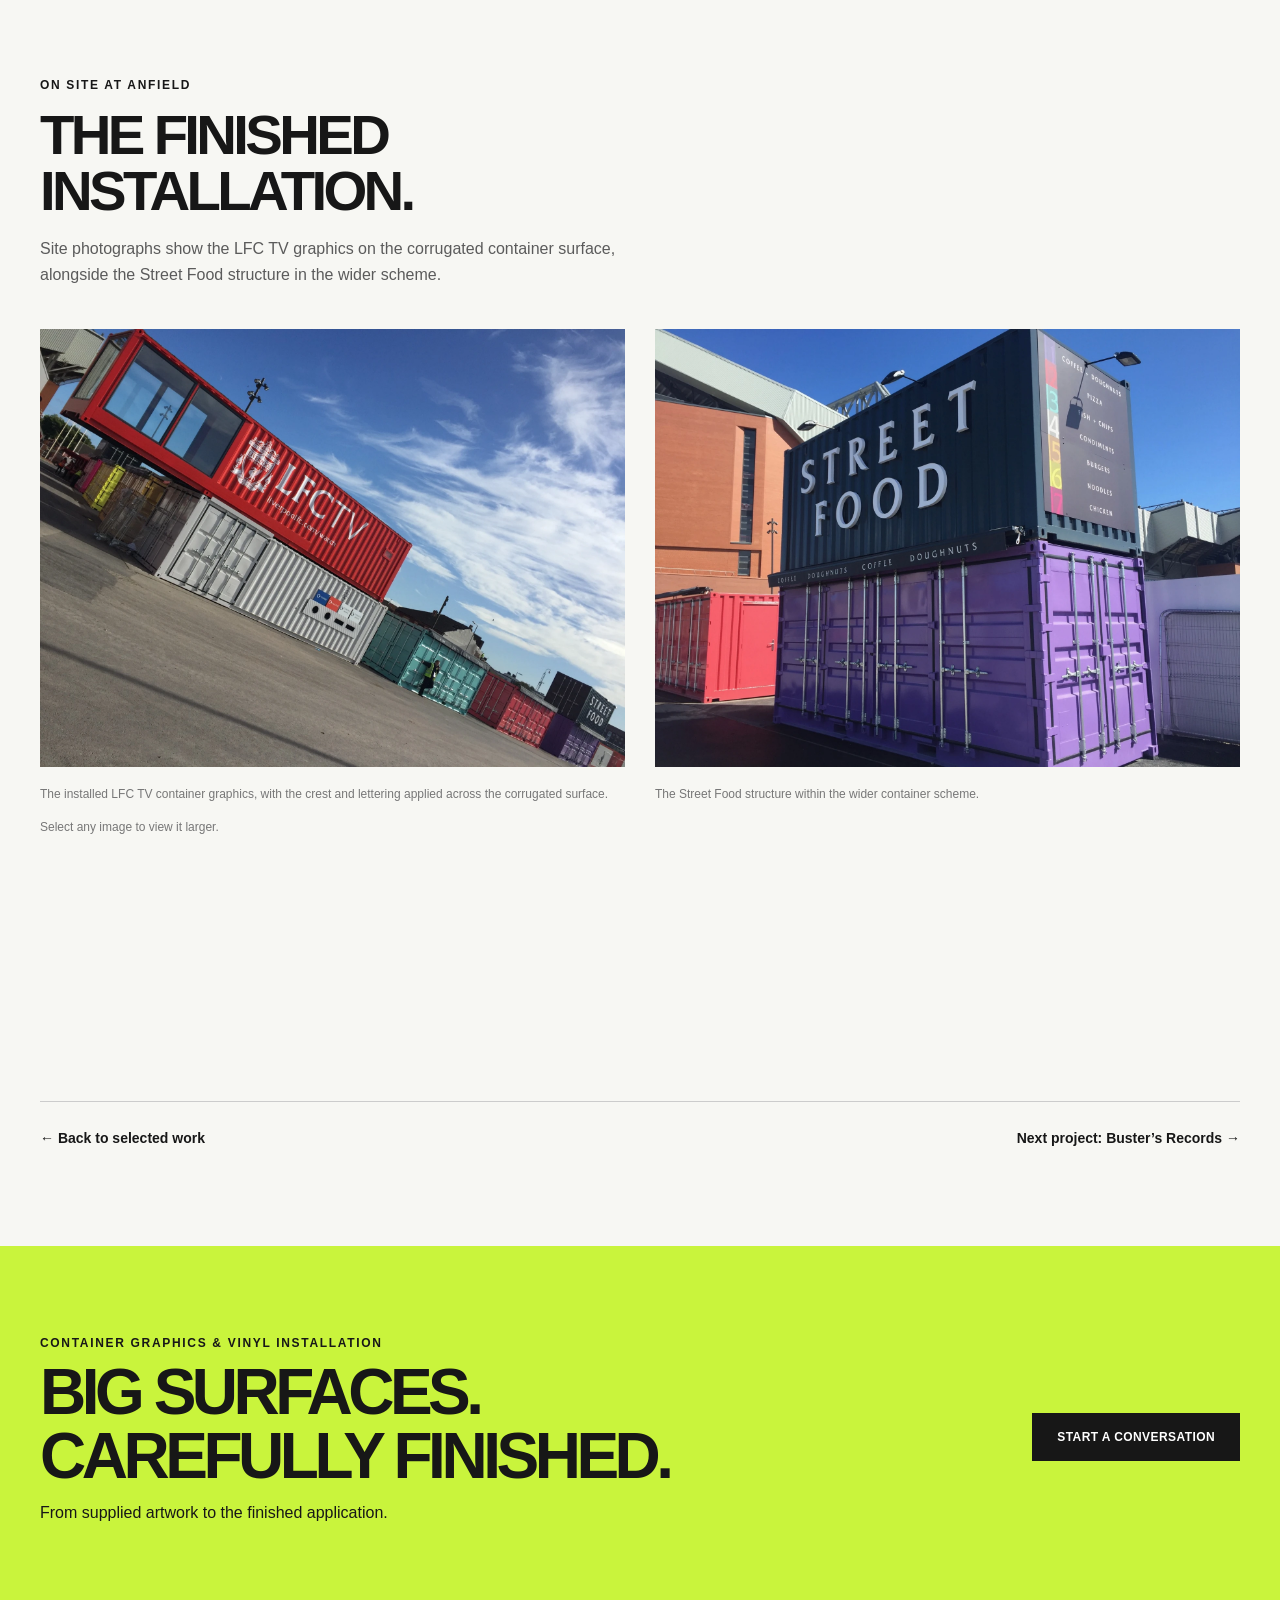
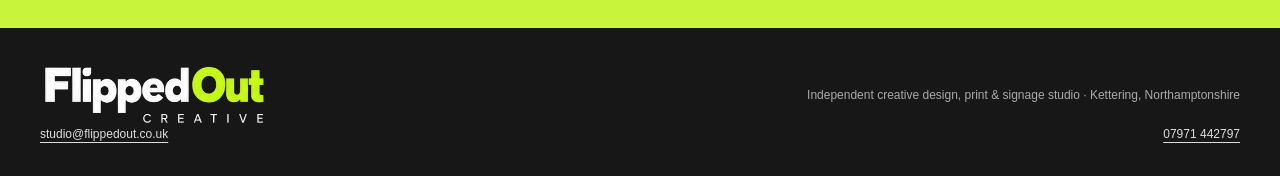
<file: public/liverpool-fc.html>
<!doctype html><html lang="en-GB"><head><meta charset="utf-8"><meta name="viewport" content="width=device-width, initial-scale=1"><meta name="description" content="LFC TV container vinyl production and installation from supplied artwork by Flipped Out Creative."><title>Liverpool FC / LFC TV | Flipped Out Creative</title><style>
:root{--ink:#171717;--lime:#c9f43c;--paper:#f7f7f3;--muted:#666}*{box-sizing:border-box}html{scroll-behavior:smooth}body{margin:0;color:var(--ink);background:var(--paper);font-family:Arial,Helvetica,sans-serif;-webkit-font-smoothing:antialiased}a{color:inherit;text-decoration:none}img{max-width:100%;display:block}button{font:inherit}.wrap{width:min(1320px,calc(100% - 80px));margin:auto}.eyebrow{font-size:12px;font-weight:800;letter-spacing:.14em;text-transform:uppercase}.nav{background:#171717;color:white}.nav-inner{display:flex;align-items:center;justify-content:space-between;gap:30px;min-height:86px}.brand{font-size:24px;font-weight:950;letter-spacing:-.075em;white-space:nowrap}.brand b{color:var(--lime)}.nav-links{display:flex;align-items:center;gap:30px;font-size:13px;font-weight:700}.nav-links a:hover{color:var(--lime)}.btn{display:inline-block;background:var(--lime);padding:16px 24px;font-weight:800;font-size:12px;letter-spacing:.035em;text-transform:uppercase;border:1px solid var(--lime)}.btn.outline{background:transparent;border-color:var(--ink)}.nav .btn{padding:14px 20px;color:var(--ink)}.hero{display:grid;grid-template-columns:46% 54%;min-height:600px;background:#fff}.hero-copy{padding:90px max(40px,calc((100vw - 1320px)/2)) 80px max(40px,calc((100vw - 1320px)/2));padding-right:45px;display:flex;flex-direction:column;justify-content:center}.hero h1{font-size:clamp(54px,5.4vw,93px);line-height:.94;letter-spacing:-.075em;margin:28px 0}.hero h1 span{color:#92b722}.hero p{font-size:18px;line-height:1.6;max-width:470px;color:#4a4a4a}.actions{display:flex;gap:12px;flex-wrap:wrap;margin-top:24px}.hero-image{background:#ddd;min-height:500px}.hero-image img{width:100%;height:100%;object-fit:cover;object-position:55% 50%}.section{padding:100px 0}.section-heading{display:flex;justify-content:space-between;align-items:end;gap:20px;margin-bottom:36px}.section h2{font-size:clamp(36px,4.4vw,64px);line-height:1;letter-spacing:-.065em;margin:15px 0 0}.intro{max-width:450px;line-height:1.65;color:#5b5b5b}.services{background:var(--lime);padding:45px 0}.service-grid{display:grid;grid-template-columns:repeat(4,1fr);gap:30px}.service{border-top:1px solid #1a1a1a;padding-top:16px}.service small{font-size:12px}.service h3{font-size:20px;letter-spacing:-.035em;margin:22px 0 0}.projects{display:grid;grid-template-columns:repeat(3,1fr);gap:32px}.project{min-width:0}.project .photo{aspect-ratio:1.3;background:#ddd;overflow:hidden}.project img{width:100%;height:100%;object-fit:cover;transition:transform .4s}.project:hover img{transform:scale(1.035)}.project h3{font-size:22px;letter-spacing:-.045em;margin:17px 0 6px}.project p{font-size:13px;color:#666;line-height:1.55;margin:0}.project.feature{grid-column:span 2}.project.feature .photo{aspect-ratio:2.05}.project.feature h3{font-size:27px}.about{background:#1b1b1b;color:white}.about-grid{display:grid;grid-template-columns:1.1fr .9fr;gap:100px;align-items:center}.about p{font-size:18px;line-height:1.75;color:#d0d0d0}.heritage{display:flex;align-items:center;justify-content:center;min-height:390px;background:#2b2b2b;padding:50px}.heritage img{width:min(300px,75%)}.about h2{color:white}.about strong{color:var(--lime)}.cta{background:var(--lime);padding:90px 0}.cta-inner{display:flex;align-items:center;justify-content:space-between;gap:30px}.cta h2{font-size:clamp(40px,5vw,76px);line-height:1;letter-spacing:-.07em;margin:10px 0}.cta .btn{background:#171717;border-color:#171717;color:white}.footer{background:#171717;color:#fff;padding:35px 0}.footer .wrap{display:flex;justify-content:space-between;gap:25px;flex-wrap:wrap;align-items:center}.footer p{font-size:12px;color:#aaa}.note{padding:14px 20px;background:#ededeb;font-size:12px;color:#666;text-align:center}.mobile-menu{display:none}@media(max-width:1000px){.wrap{width:calc(100% - 48px)}.hero{grid-template-columns:1fr 1fr}.hero-copy{padding:55px 30px}.hero h1{font-size:clamp(48px,6vw,72px)}.nav-links{gap:16px}.about-grid{gap:40px}}@media(max-width:720px){.nav-inner{min-height:72px}.brand{font-size:22px}.nav-links{display:none;position:absolute;top:72px;left:0;right:0;background:#171717;padding:20px 24px;flex-direction:column;align-items:start;z-index:10}.nav-links.open{display:flex}.mobile-menu{display:block;background:none;border:1px solid #777;color:white;padding:10px 12px}.hero{display:flex;flex-direction:column}.hero-copy{padding:65px 24px}.hero h1{font-size:clamp(56px,12vw,84px)}.hero-image{min-height:340px;height:340px}.section{padding:70px 0}.section-heading{display:block}.service-grid{grid-template-columns:repeat(2,1fr);gap:25px}.projects{grid-template-columns:1fr;gap:34px}.project.feature{grid-column:auto}.project.feature .photo{aspect-ratio:1.3}.about-grid{grid-template-columns:1fr}.heritage{min-height:270px}.cta-inner{display:block}.cta .btn{margin-top:20px}.footer .wrap{display:block}}

/* Refined photographic hero carousel */
.hero-image{position:relative;overflow:hidden;background:#1b1b1b}
.hero-slide{position:absolute;inset:0;opacity:0;transition:opacity 1.1s ease;pointer-events:none}
.hero-slide.active{opacity:1;pointer-events:auto}
.hero-slide img{height:100%;width:100%;object-fit:cover}
.hero-controls{position:absolute;z-index:2;bottom:25px;left:26px;display:flex;gap:9px}
.hero-dot{height:10px;width:10px;border-radius:50%;border:1px solid white;background:transparent;cursor:pointer;padding:0}
.hero-dot[aria-current="true"]{background:var(--lime);border-color:var(--lime)}
.hero-image:focus-within .hero-dot{outline-offset:4px}
@media(prefers-reduced-motion:reduce){.hero-slide{transition:none}}

.case-intro{padding:64px 0 48px}.back{font-size:13px;color:#666;display:inline-block;margin-bottom:56px}.case-intro h1{font-size:clamp(52px,7.6vw,110px);line-height:.94;letter-spacing:-.07em;margin:22px 0 32px;max-width:1100px}.case-lead{display:grid;grid-template-columns:1.3fr 1fr;gap:80px;align-items:end}.case-lead p{font-size:21px;line-height:1.55;max-width:680px;margin:0}.scope{font-size:13px;line-height:1.8;color:#555;border-top:1px solid #ccc;padding-top:15px}.scope strong{color:#171717;display:block;font-size:11px;letter-spacing:.12em;text-transform:uppercase}.showcase{background:#e5e6e2;padding:65px 6%;display:grid;grid-template-columns:1.25fr 1fr;gap:30px;align-items:center}.showcase img{box-shadow:0 20px 36px #10193825;width:100%}.showcase .stack{display:grid;gap:24px}.showcase .cover{border-bottom:7px solid #fff}.story{display:grid;grid-template-columns:1fr 1.25fr;gap:100px}.story h2{font-size:clamp(35px,4vw,54px)}.story p{font-size:18px;line-height:1.75;color:#555;margin-top:0}.dark{background:#171717;color:white}.dark p{color:#c7c7c7}.sample-grid{display:grid;grid-template-columns:1fr 1fr;gap:28px;margin-top:45px}.sample-grid figure{margin:0}.sample-grid img{width:100%}.sample-grid figcaption{font-size:12px;color:#777;margin-top:12px;line-height:1.5}.dark figcaption{color:#aaa}.samples{border:0;padding:0;background:transparent;cursor:zoom-in;width:100%}.samples:focus-visible{outline:3px solid #0077ff;outline-offset:5px}.video-frame{margin-top:38px;background:#101938}.video-frame video{display:block;width:100%;aspect-ratio:16/9}.deliverables{display:grid;grid-template-columns:repeat(3,1fr);gap:35px;margin-top:50px}.deliverables article{border-top:1px solid #bbb;padding-top:20px}.deliverables h3{font-size:22px;letter-spacing:-.04em}.deliverables p{font-size:16px;line-height:1.7;color:#555}.case-cta{margin-top:30px}.lightbox{border:0;padding:0;background:#171717;color:white;width:min(1400px,96vw);max-height:96vh}.lightbox::backdrop{background:#000c}.lightbox img{width:100%;max-height:85vh;object-fit:contain}.lightbox button{display:block;margin:12px 15px 12px auto;background:#fff;border:0;padding:10px 18px;cursor:pointer}.section p.intro{max-width:620px}.caption{font-size:12px;color:#777;margin-top:16px}@media(max-width:720px){.case-intro{padding:38px 0}.back{margin-bottom:35px}.case-lead,.story{grid-template-columns:1fr;gap:28px}.case-lead p{font-size:18px}.showcase{padding:32px 24px;grid-template-columns:1fr}.showcase .stack{grid-template-columns:1fr 1fr;gap:12px}.sample-grid{grid-template-columns:1fr;gap:28px}.deliverables{grid-template-columns:1fr;gap:18px}.case-intro h1{font-size:clamp(32px,8.8vw,56px)}.story p{font-size:17px}}

.nerf-intro h1{font-size:clamp(44px,6.3vw,90px)}.nerf-hero{margin:0}.nerf-hero img{width:100%}.nerf-hero figcaption{font-size:12px;color:#777;margin-top:15px}.nerf-photo{margin:45px 0 0}.nerf-photo img{width:100%}.nerf-photo figcaption{color:#aaa;font-size:12px;margin-top:14px}.nerf-detail{display:grid;grid-template-columns:1.2fr 1fr;gap:65px;align-items:center}.nerf-detail figure{margin:0}.nerf-detail p{font-size:18px;line-height:1.75;color:#555}.nerf-detail h2{font-size:clamp(34px,4vw,54px)}.project-credit{font-size:13px;color:#777;margin-top:35px;padding-top:20px;border-top:1px solid #ccc;line-height:1.6}.next-project{display:flex;justify-content:space-between;gap:24px;border-top:1px solid #ccc;padding-top:28px;margin-top:55px;font-weight:700;font-size:14px}@media(max-width:720px){.nerf-intro h1{font-size:clamp(32px,8.8vw,56px)}.nerf-detail{grid-template-columns:1fr;gap:35px}.next-project{flex-direction:column}}

.va-deliverables{grid-template-columns:repeat(4,1fr)}.va-gallery{display:grid;grid-template-columns:1fr 1fr;gap:30px;margin-top:45px}.va-gallery figure{margin:0}.va-gallery figcaption{font-size:12px;line-height:1.5;color:#aaa;margin-top:14px}@media(max-width:900px){.va-deliverables{grid-template-columns:1fr 1fr}}@media(max-width:720px){.va-gallery,.va-deliverables{grid-template-columns:1fr}}

.case-wide h1{max-width:1150px}.project-overview{padding-bottom:65px}.project-photo{margin:0}.project-photo img{width:100%;height:auto}.project-photo figcaption{font-size:12px;color:#777;line-height:1.5;margin-top:15px}.case-split{display:grid;grid-template-columns:1.15fr 1fr;gap:70px;align-items:center}.case-split figure{margin:0}.case-split p{font-size:18px;line-height:1.75;color:#555}.case-split h2{font-size:clamp(32px,3.7vw,52px)}.dark .case-split p{color:#ccc}.case-split img{width:100%}.dark .project-photo figcaption{color:#aaa}.compact-shot{max-width:640px;margin:0 auto}.project-note{font-size:13px;color:#777;border-top:1px solid #ccc;padding-top:20px;margin-top:35px;line-height:1.65}.installation-hero{display:grid;grid-template-columns:1fr 1fr;gap:65px;align-items:center}.installation-hero img{width:100%;height:auto}.installation-hero p{font-size:18px;line-height:1.7;color:#555}.installation-hero h2{font-size:clamp(34px,3.8vw,54px)}.installation-hero figure{margin:0}.project-steps{display:grid;grid-template-columns:repeat(3,1fr);gap:35px;margin-top:45px}.project-steps article{padding-top:20px;border-top:1px solid #ccc}.project-steps p{font-size:16px;line-height:1.7;color:#555}.project-steps h3{font-size:22px;letter-spacing:-.04em}@media(max-width:720px){.case-split,.installation-hero,.project-steps{grid-template-columns:1fr;gap:30px}.project-overview{padding-bottom:35px}}

.lfc-context{margin-top:40px}.lfc-context figure,.lfc-cad-grid figure,.lfc-photo-grid figure{margin:0}.lfc-context img,.lfc-cad-grid img,.lfc-photo-grid img{width:100%;height:auto}.lfc-context figcaption,.lfc-cad-grid figcaption,.lfc-photo-grid figcaption{font-size:12px;line-height:1.6;color:#777;margin-top:14px}.dark .lfc-context figcaption,.dark .lfc-cad-grid figcaption{color:#aaa}.lfc-cad-grid{display:grid;grid-template-columns:repeat(3,minmax(0,1fr));gap:24px;margin-top:40px}.lfc-credit{font-size:13px;line-height:1.7;color:#aaa;border-top:1px solid #ffffff35;margin-top:35px;padding-top:22px}.lfc-photo-grid{display:grid;grid-template-columns:1fr 1fr;gap:30px;margin-top:40px}@media(max-width:720px){.lfc-cad-grid,.lfc-photo-grid{grid-template-columns:1fr;gap:32px}.lfc-context,.lfc-cad-grid,.lfc-photo-grid{margin-top:30px}}
</style><link rel="stylesheet" href="assets/site.css"><link rel="canonical" href="https://www.flippedout.co.uk/liverpool-fc.html"></head><body><a class="skip-link" href="#main-content">Skip to content</a><header class="nav"><div class="wrap nav-inner"><a href="index.html#top" class="brand" aria-label="Flipped Out Creative home"><span class="wordmark"><img src="assets/brand-showcase.webp" width="1149" height="1368" alt="Flipped Out Creative"></span></a><button class="mobile-menu" aria-label="Toggle navigation" aria-expanded="false">MENU</button><nav class="nav-links"><a href="services.html">SERVICES</a><a href="index.html#work">OUR WORK</a><a href="index.html#about">ABOUT</a><a href="index.html#contact">CONTACT</a><a class="btn" href="mailto:studio@flippedout.co.uk?subject=Project%20enquiry">LET'S TALK</a></nav></div></header><main id="main-content" tabindex="-1"><section class="case-intro nerf-intro case-wide"><div class="wrap"><a class="back" href="index.html#work">← Back to selected work</a><div class="eyebrow">LIVERPOOL FC / LFC TV · CONTAINER VINYL</div><h1>LFC TV.<br>GRAPHICS<br>AT SCALE.</h1><div class="case-lead"><p>Container vinyl graphics at Liverpool FC, with production and installation carried out by Flipped Out Creative from supplied artwork.</p><div class="scope"><strong>Project</strong>Liverpool FC / LFC TV<strong style="margin-top:12px">Our contribution</strong>Vinyl production · Installation<br>Design supplied</div></div></div></section><section class="section" style="padding-top:20px"><div class="wrap installation-hero"><figure class="project-photo"><button class="samples" aria-label="Enlarge Red LFC TV branded shipping container outside Anfield" data-image="assets/liverpool.webp"><img loading="lazy" src="assets/liverpool.webp" alt="Red LFC TV branded shipping container outside Anfield"></button><figcaption>The installed LFC TV container graphics. Select the photograph to enlarge.</figcaption></figure><div><div class="eyebrow">THE INSTALLATION</div><h2>A BIG PRESENCE.<br>AT ANFIELD.</h2><p>The red container carries the Liverpool FC crest, LFC TV lettering and the viewing address across its corrugated surface.</p><p>Our work covered producing and installing the vinyl graphics using supplied artwork. The photograph shows the finished application in its setting outside Anfield.</p><p class="project-note">Design credit: supplied artwork. Flipped Out Creative’s contribution was vinyl production and installation.</p></div></div></section><section class="section dark"><div class="wrap"><div class="eyebrow">THE PROJECT VISUALS</div><h2>THE WIDER PICTURE.<br>BEFORE INSTALLATION.</h2><p class="intro">The project visuals place the LFC TV container within the wider scheme of food kiosks and branded container structures outside Anfield.</p><div class="lfc-context"><figure><button class="samples" aria-label="Enlarge Architectural visual of the LFC TV container and food kiosks outside Anfield" data-image="assets/lfc/anfield-project-visual.webp"><img loading="lazy" src="assets/lfc/anfield-project-visual.webp" width="1800" height="1200" alt="Architectural visual of the LFC TV container and food kiosks outside Anfield"></button><figcaption>Architectural visual of the proposed setting — a project rendering, rather than a photograph of the finished installation.</figcaption></figure></div><div class="lfc-cad-grid"><figure><button class="samples" aria-label="Enlarge CAD visual of the red LFC TV container above the kiosk scheme" data-image="assets/lfc/cad-lfc-tv.webp"><img loading="lazy" src="assets/lfc/cad-lfc-tv.webp" width="1334" height="750" alt="CAD visual of the red LFC TV container above the kiosk scheme"></button><figcaption>CAD visual — LFC TV container and kiosk layout.</figcaption></figure><figure><button class="samples" aria-label="Enlarge CAD visual of the Street Food container and kiosk frontage" data-image="assets/lfc/cad-street-food.webp"><img loading="lazy" src="assets/lfc/cad-street-food.webp" width="1334" height="750" alt="CAD visual of the Street Food container and kiosk frontage"></button><figcaption>CAD visual — Street Food structure and kiosk frontage.</figcaption></figure><figure><button class="samples" aria-label="Enlarge CAD visual looking along the food kiosk scheme" data-image="assets/lfc/cad-kiosks.webp"><img loading="lazy" src="assets/lfc/cad-kiosks.webp" width="1334" height="750" alt="CAD visual looking along the food kiosk scheme"></button><figcaption>CAD visual — an alternative view along the kiosks.</figcaption></figure></div><p class="lfc-credit">Project visuals shown for context. Flipped Out Creative’s contribution was vinyl graphics production and installation from supplied artwork.</p></div></section><section class="section"><div class="wrap"><div class="eyebrow">ON SITE AT ANFIELD</div><h2>THE FINISHED<br>INSTALLATION.</h2><p class="intro">Site photographs show the LFC TV graphics on the corrugated container surface, alongside the Street Food structure in the wider scheme.</p><div class="lfc-photo-grid"><figure><button class="samples" aria-label="Enlarge Site photograph of the red LFC TV container with the club crest and white lettering" data-image="assets/lfc/installed-lfc-tv.webp"><img loading="lazy" src="assets/lfc/installed-lfc-tv.webp" width="1800" height="1350" alt="Site photograph of the red LFC TV container with the club crest and white lettering"></button><figcaption>The installed LFC TV container graphics, with the crest and lettering applied across the corrugated surface.</figcaption></figure><figure><button class="samples" aria-label="Enlarge Site photograph of the Street Food container structure outside Anfield" data-image="assets/lfc/installed-street-food.webp"><img loading="lazy" src="assets/lfc/installed-street-food.webp" width="1800" height="1350" alt="Site photograph of the Street Food container structure outside Anfield"></button><figcaption>The Street Food structure within the wider container scheme.</figcaption></figure></div><p class="caption">Select any image to view it larger.</p></div></section><section class="section"><div class="wrap"><div class="next-project"><a href="index.html#work">← Back to selected work</a><a href="busters-records.html">Next project: Buster’s Records →</a></div></div></section><section class="cta"><div class="wrap cta-inner"><div><div class="eyebrow">CONTAINER GRAPHICS &amp; VINYL INSTALLATION</div><h2>BIG SURFACES.<br>CAREFULLY FINISHED.</h2><p>From supplied artwork to the finished application.</p></div><a class="btn" href="index.html#contact">START A CONVERSATION</a></div></section></main><footer class="footer"><div class="wrap"><a class="brand" href="index.html"><span class="wordmark"><img src="assets/brand-showcase.webp" width="1149" height="1368" alt="Flipped Out Creative"></span></a><p>Independent creative design, print &amp; signage studio · Kettering, Northamptonshire</p></div><div class="wrap footer-contact"><a href="mailto:studio@flippedout.co.uk">studio@flippedout.co.uk</a><a href="tel:+447971442797">07971 442797</a></div></footer><dialog class="lightbox"><button type="button" aria-label="Close enlarged page">CLOSE ×</button><img alt=""></dialog><script>const dialog=document.querySelector('dialog'),large=dialog.querySelector('img');document.querySelectorAll('[data-image]').forEach(b=>b.addEventListener('click',()=>{large.src=b.dataset.image;large.alt=b.querySelector('img').alt;dialog.showModal()}));dialog.querySelector('button').addEventListener('click',()=>dialog.close());dialog.addEventListener('click',e=>{if(e.target===dialog)dialog.close()});</script><script src="assets/site.js" defer></script></body></html>
</file>
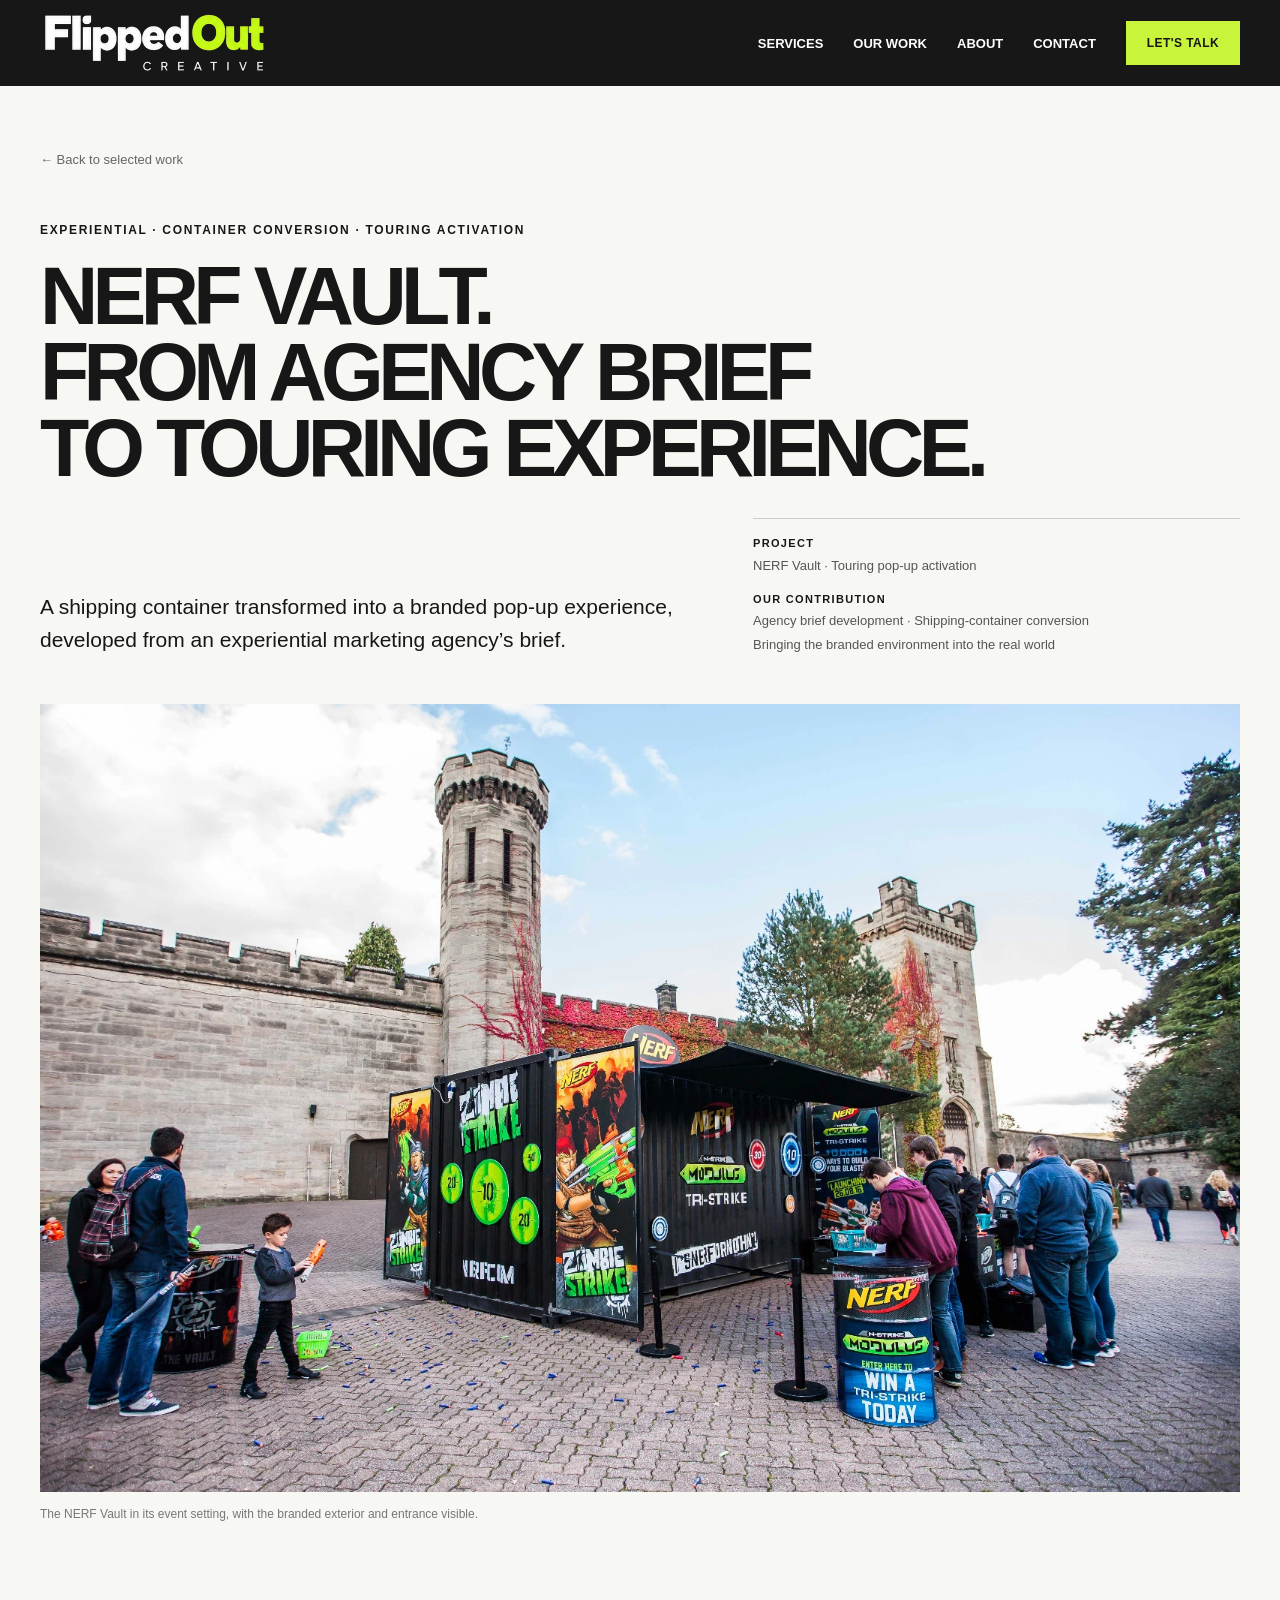
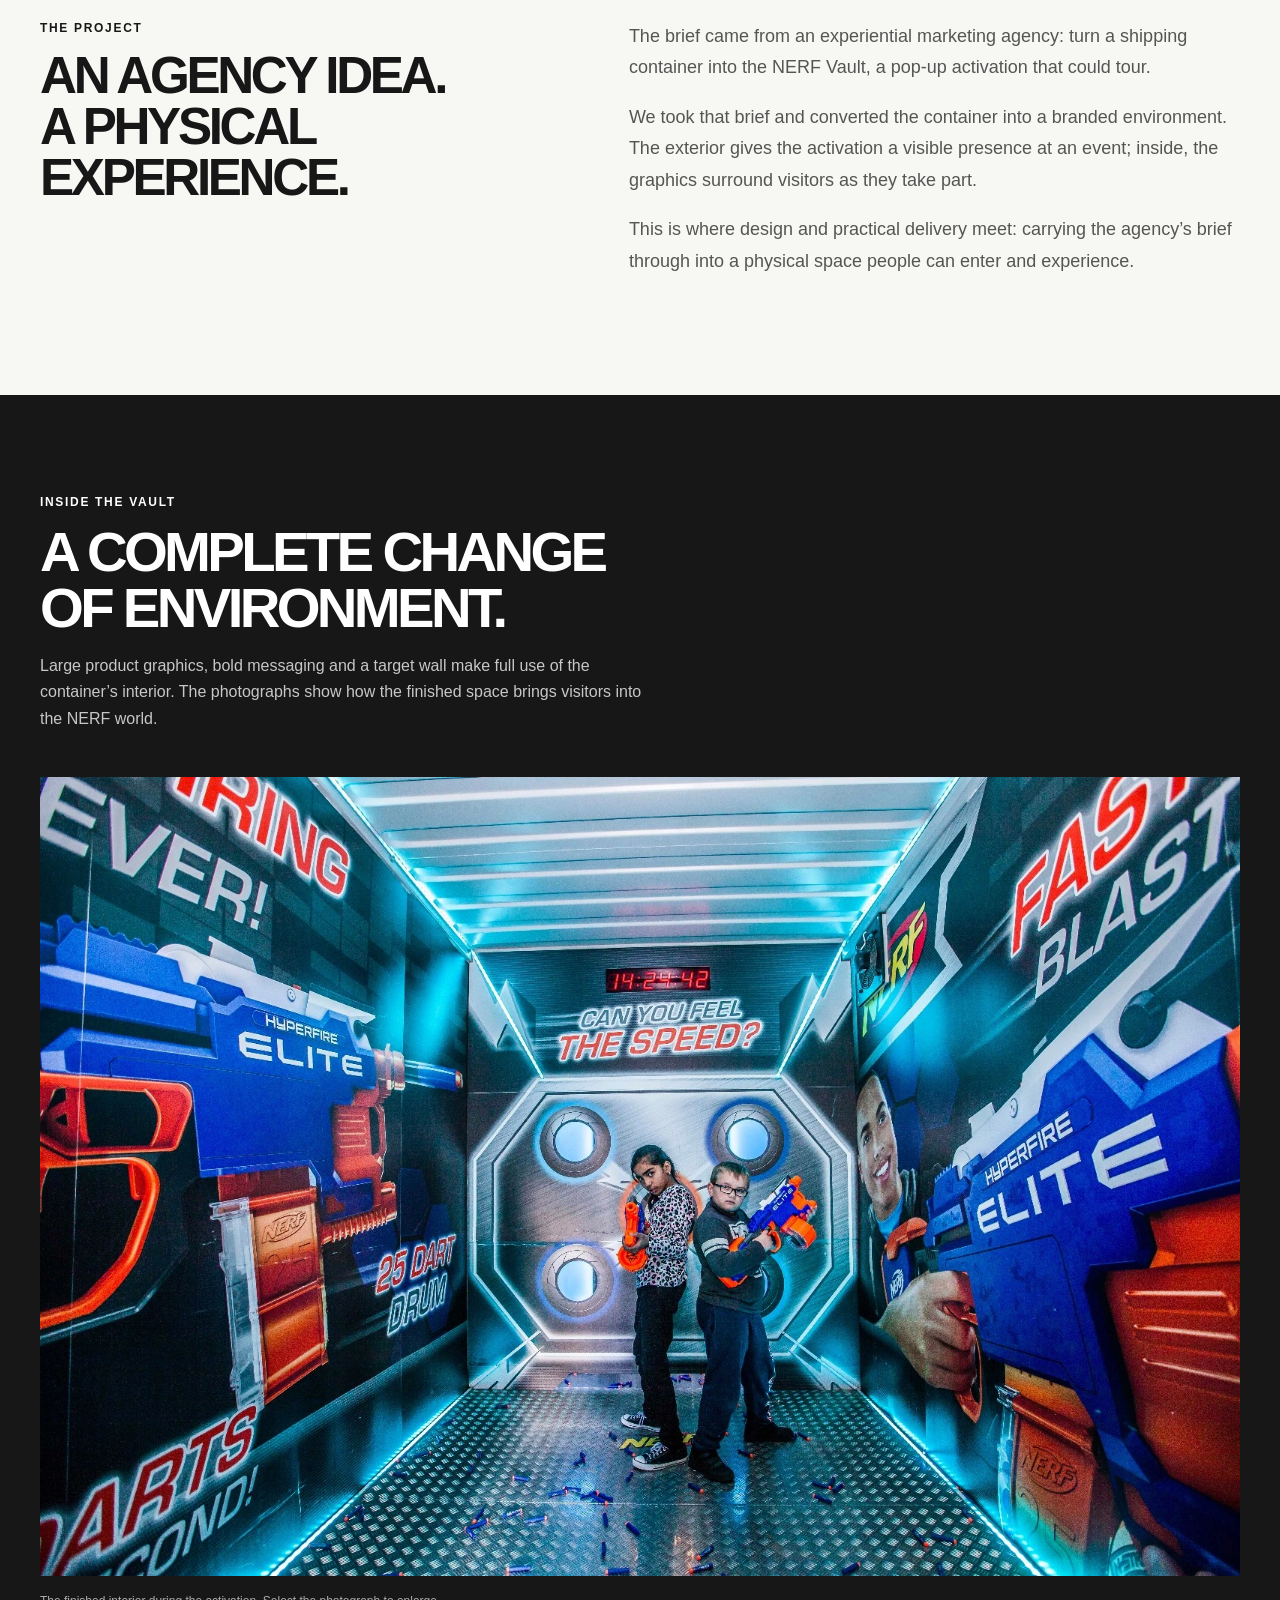
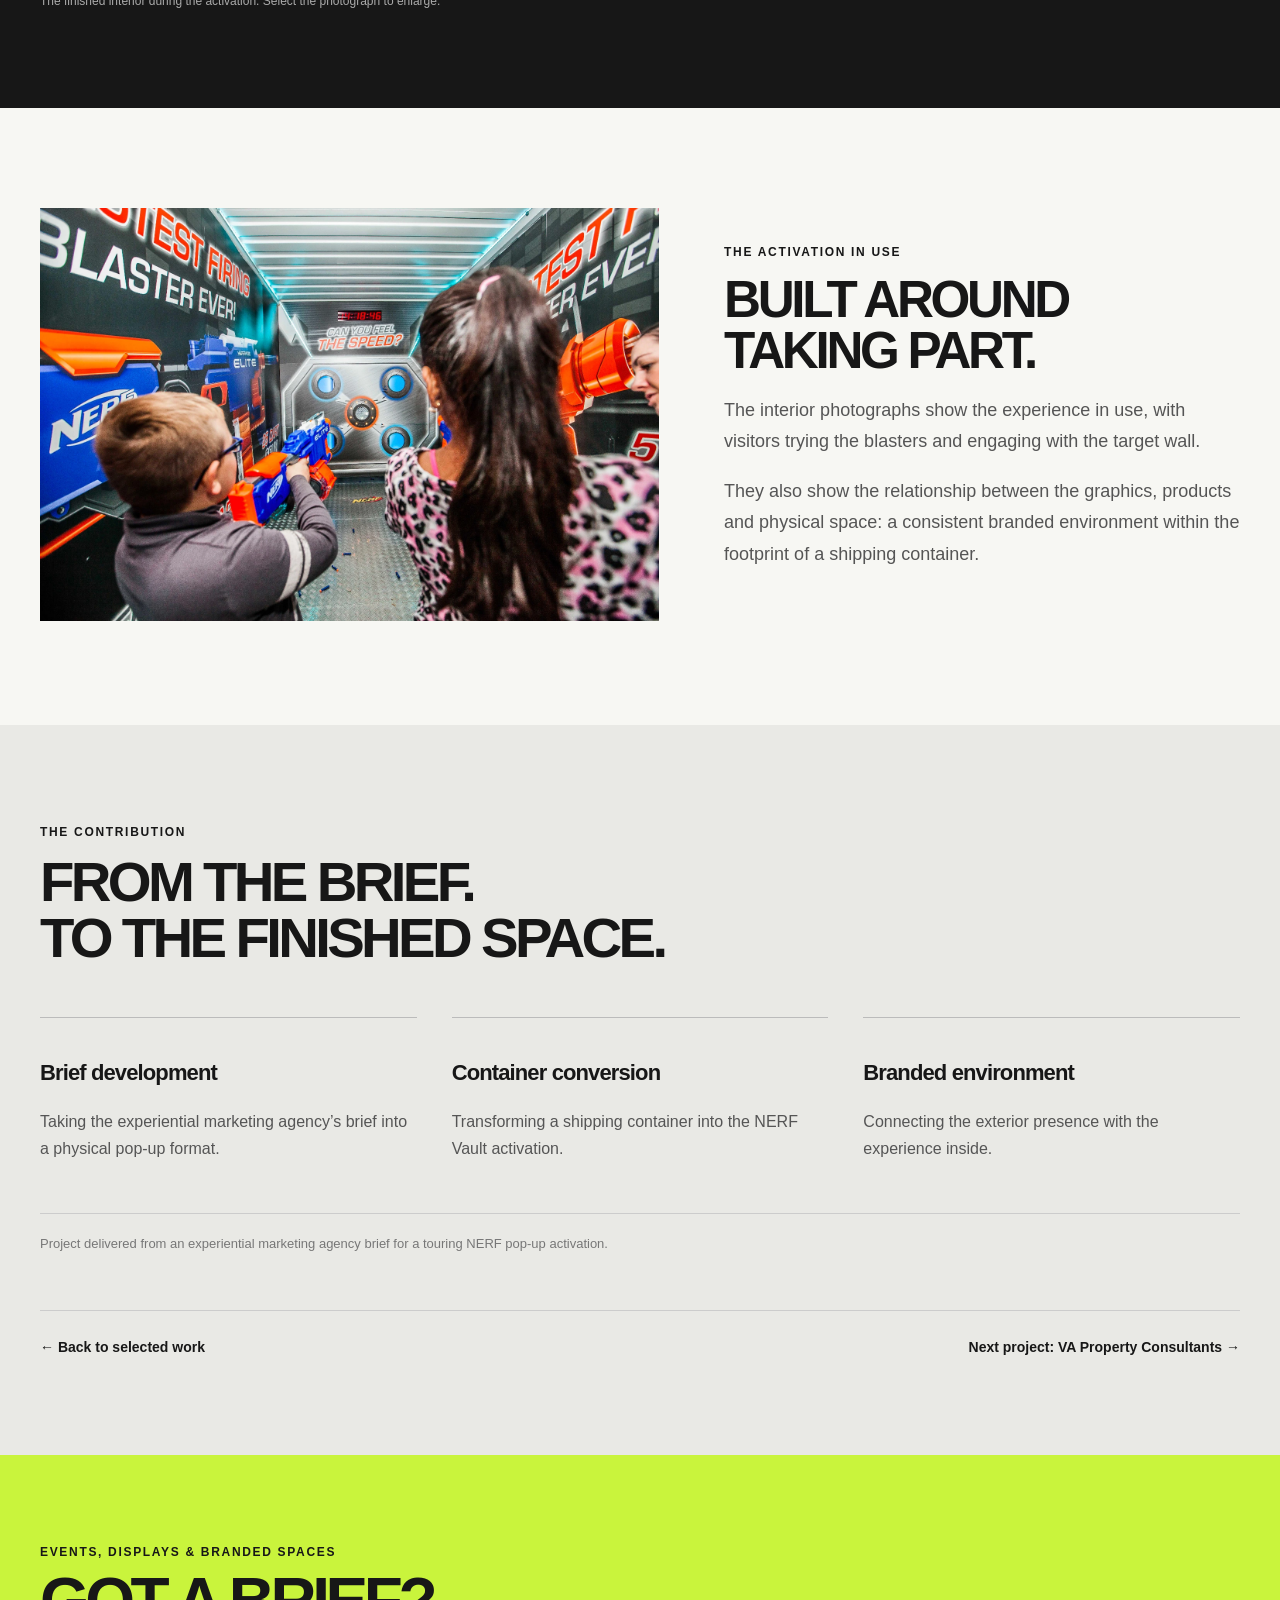
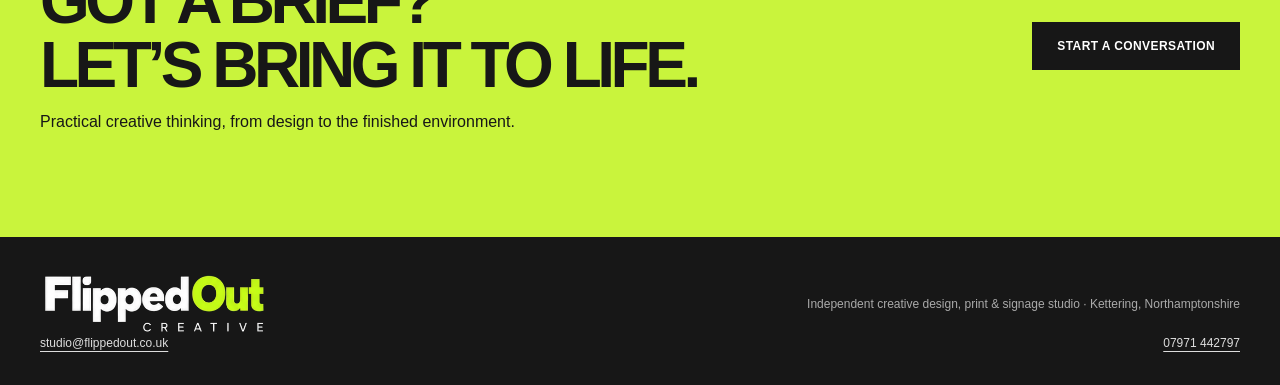
<file: public/nerf-vault.html>
<!doctype html><html lang="en-GB"><head><meta charset="utf-8"><meta name="viewport" content="width=device-width, initial-scale=1"><meta name="description" content="NERF Vault: an agency brief developed into a touring shipping-container pop-up activation by Flipped Out Creative."><title>NERF Vault | Flipped Out Creative</title><style>
:root{--ink:#171717;--lime:#c9f43c;--paper:#f7f7f3;--muted:#666}*{box-sizing:border-box}html{scroll-behavior:smooth}body{margin:0;color:var(--ink);background:var(--paper);font-family:Arial,Helvetica,sans-serif;-webkit-font-smoothing:antialiased}a{color:inherit;text-decoration:none}img{max-width:100%;display:block}button{font:inherit}.wrap{width:min(1320px,calc(100% - 80px));margin:auto}.eyebrow{font-size:12px;font-weight:800;letter-spacing:.14em;text-transform:uppercase}.nav{background:#171717;color:white}.nav-inner{display:flex;align-items:center;justify-content:space-between;gap:30px;min-height:86px}.brand{font-size:24px;font-weight:950;letter-spacing:-.075em;white-space:nowrap}.brand b{color:var(--lime)}.nav-links{display:flex;align-items:center;gap:30px;font-size:13px;font-weight:700}.nav-links a:hover{color:var(--lime)}.btn{display:inline-block;background:var(--lime);padding:16px 24px;font-weight:800;font-size:12px;letter-spacing:.035em;text-transform:uppercase;border:1px solid var(--lime)}.btn.outline{background:transparent;border-color:var(--ink)}.nav .btn{padding:14px 20px;color:var(--ink)}.hero{display:grid;grid-template-columns:46% 54%;min-height:600px;background:#fff}.hero-copy{padding:90px max(40px,calc((100vw - 1320px)/2)) 80px max(40px,calc((100vw - 1320px)/2));padding-right:45px;display:flex;flex-direction:column;justify-content:center}.hero h1{font-size:clamp(54px,5.4vw,93px);line-height:.94;letter-spacing:-.075em;margin:28px 0}.hero h1 span{color:#92b722}.hero p{font-size:18px;line-height:1.6;max-width:470px;color:#4a4a4a}.actions{display:flex;gap:12px;flex-wrap:wrap;margin-top:24px}.hero-image{background:#ddd;min-height:500px}.hero-image img{width:100%;height:100%;object-fit:cover;object-position:55% 50%}.section{padding:100px 0}.section-heading{display:flex;justify-content:space-between;align-items:end;gap:20px;margin-bottom:36px}.section h2{font-size:clamp(36px,4.4vw,64px);line-height:1;letter-spacing:-.065em;margin:15px 0 0}.intro{max-width:450px;line-height:1.65;color:#5b5b5b}.services{background:var(--lime);padding:45px 0}.service-grid{display:grid;grid-template-columns:repeat(4,1fr);gap:30px}.service{border-top:1px solid #1a1a1a;padding-top:16px}.service small{font-size:12px}.service h3{font-size:20px;letter-spacing:-.035em;margin:22px 0 0}.projects{display:grid;grid-template-columns:repeat(3,1fr);gap:32px}.project{min-width:0}.project .photo{aspect-ratio:1.3;background:#ddd;overflow:hidden}.project img{width:100%;height:100%;object-fit:cover;transition:transform .4s}.project:hover img{transform:scale(1.035)}.project h3{font-size:22px;letter-spacing:-.045em;margin:17px 0 6px}.project p{font-size:13px;color:#666;line-height:1.55;margin:0}.project.feature{grid-column:span 2}.project.feature .photo{aspect-ratio:2.05}.project.feature h3{font-size:27px}.about{background:#1b1b1b;color:white}.about-grid{display:grid;grid-template-columns:1.1fr .9fr;gap:100px;align-items:center}.about p{font-size:18px;line-height:1.75;color:#d0d0d0}.heritage{display:flex;align-items:center;justify-content:center;min-height:390px;background:#2b2b2b;padding:50px}.heritage img{width:min(300px,75%)}.about h2{color:white}.about strong{color:var(--lime)}.cta{background:var(--lime);padding:90px 0}.cta-inner{display:flex;align-items:center;justify-content:space-between;gap:30px}.cta h2{font-size:clamp(40px,5vw,76px);line-height:1;letter-spacing:-.07em;margin:10px 0}.cta .btn{background:#171717;border-color:#171717;color:white}.footer{background:#171717;color:#fff;padding:35px 0}.footer .wrap{display:flex;justify-content:space-between;gap:25px;flex-wrap:wrap;align-items:center}.footer p{font-size:12px;color:#aaa}.note{padding:14px 20px;background:#ededeb;font-size:12px;color:#666;text-align:center}.mobile-menu{display:none}@media(max-width:1000px){.wrap{width:calc(100% - 48px)}.hero{grid-template-columns:1fr 1fr}.hero-copy{padding:55px 30px}.hero h1{font-size:clamp(48px,6vw,72px)}.nav-links{gap:16px}.about-grid{gap:40px}}@media(max-width:720px){.nav-inner{min-height:72px}.brand{font-size:22px}.nav-links{display:none;position:absolute;top:72px;left:0;right:0;background:#171717;padding:20px 24px;flex-direction:column;align-items:start;z-index:10}.nav-links.open{display:flex}.mobile-menu{display:block;background:none;border:1px solid #777;color:white;padding:10px 12px}.hero{display:flex;flex-direction:column}.hero-copy{padding:65px 24px}.hero h1{font-size:clamp(56px,12vw,84px)}.hero-image{min-height:340px;height:340px}.section{padding:70px 0}.section-heading{display:block}.service-grid{grid-template-columns:repeat(2,1fr);gap:25px}.projects{grid-template-columns:1fr;gap:34px}.project.feature{grid-column:auto}.project.feature .photo{aspect-ratio:1.3}.about-grid{grid-template-columns:1fr}.heritage{min-height:270px}.cta-inner{display:block}.cta .btn{margin-top:20px}.footer .wrap{display:block}}

/* Refined photographic hero carousel */
.hero-image{position:relative;overflow:hidden;background:#1b1b1b}
.hero-slide{position:absolute;inset:0;opacity:0;transition:opacity 1.1s ease;pointer-events:none}
.hero-slide.active{opacity:1;pointer-events:auto}
.hero-slide img{height:100%;width:100%;object-fit:cover}
.hero-controls{position:absolute;z-index:2;bottom:25px;left:26px;display:flex;gap:9px}
.hero-dot{height:10px;width:10px;border-radius:50%;border:1px solid white;background:transparent;cursor:pointer;padding:0}
.hero-dot[aria-current="true"]{background:var(--lime);border-color:var(--lime)}
.hero-image:focus-within .hero-dot{outline-offset:4px}
@media(prefers-reduced-motion:reduce){.hero-slide{transition:none}}

.case-intro{padding:64px 0 48px}.back{font-size:13px;color:#666;display:inline-block;margin-bottom:56px}.case-intro h1{font-size:clamp(52px,7.6vw,110px);line-height:.94;letter-spacing:-.07em;margin:22px 0 32px;max-width:1100px}.case-lead{display:grid;grid-template-columns:1.3fr 1fr;gap:80px;align-items:end}.case-lead p{font-size:21px;line-height:1.55;max-width:680px;margin:0}.scope{font-size:13px;line-height:1.8;color:#555;border-top:1px solid #ccc;padding-top:15px}.scope strong{color:#171717;display:block;font-size:11px;letter-spacing:.12em;text-transform:uppercase}.showcase{background:#e5e6e2;padding:65px 6%;display:grid;grid-template-columns:1.25fr 1fr;gap:30px;align-items:center}.showcase img{box-shadow:0 20px 36px #10193825;width:100%}.showcase .stack{display:grid;gap:24px}.showcase .cover{border-bottom:7px solid #fff}.story{display:grid;grid-template-columns:1fr 1.25fr;gap:100px}.story h2{font-size:clamp(35px,4vw,54px)}.story p{font-size:18px;line-height:1.75;color:#555;margin-top:0}.dark{background:#171717;color:white}.dark p{color:#c7c7c7}.sample-grid{display:grid;grid-template-columns:1fr 1fr;gap:28px;margin-top:45px}.sample-grid figure{margin:0}.sample-grid img{width:100%}.sample-grid figcaption{font-size:12px;color:#777;margin-top:12px;line-height:1.5}.dark figcaption{color:#aaa}.samples{border:0;padding:0;background:transparent;cursor:zoom-in;width:100%}.samples:focus-visible{outline:3px solid #0077ff;outline-offset:5px}.video-frame{margin-top:38px;background:#101938}.video-frame video{display:block;width:100%;aspect-ratio:16/9}.deliverables{display:grid;grid-template-columns:repeat(3,1fr);gap:35px;margin-top:50px}.deliverables article{border-top:1px solid #bbb;padding-top:20px}.deliverables h3{font-size:22px;letter-spacing:-.04em}.deliverables p{font-size:16px;line-height:1.7;color:#555}.case-cta{margin-top:30px}.lightbox{border:0;padding:0;background:#171717;color:white;width:min(1400px,96vw);max-height:96vh}.lightbox::backdrop{background:#000c}.lightbox img{width:100%;max-height:85vh;object-fit:contain}.lightbox button{display:block;margin:12px 15px 12px auto;background:#fff;border:0;padding:10px 18px;cursor:pointer}.section p.intro{max-width:620px}.caption{font-size:12px;color:#777;margin-top:16px}@media(max-width:720px){.case-intro{padding:38px 0}.back{margin-bottom:35px}.case-lead,.story{grid-template-columns:1fr;gap:28px}.case-lead p{font-size:18px}.showcase{padding:32px 24px;grid-template-columns:1fr}.showcase .stack{grid-template-columns:1fr 1fr;gap:12px}.sample-grid{grid-template-columns:1fr;gap:28px}.deliverables{grid-template-columns:1fr;gap:18px}.case-intro h1{font-size:clamp(32px,8.8vw,56px)}.story p{font-size:17px}}

.nerf-intro h1{font-size:clamp(44px,6.3vw,90px)}.nerf-hero{margin:0}.nerf-hero img{width:100%}.nerf-hero figcaption{font-size:12px;color:#777;margin-top:15px}.nerf-photo{margin:45px 0 0}.nerf-photo img{width:100%}.nerf-photo figcaption{color:#aaa;font-size:12px;margin-top:14px}.nerf-detail{display:grid;grid-template-columns:1.2fr 1fr;gap:65px;align-items:center}.nerf-detail figure{margin:0}.nerf-detail p{font-size:18px;line-height:1.75;color:#555}.nerf-detail h2{font-size:clamp(34px,4vw,54px)}.project-credit{font-size:13px;color:#777;margin-top:35px;padding-top:20px;border-top:1px solid #ccc;line-height:1.6}.next-project{display:flex;justify-content:space-between;gap:24px;border-top:1px solid #ccc;padding-top:28px;margin-top:55px;font-weight:700;font-size:14px}@media(max-width:720px){.nerf-intro h1{font-size:clamp(32px,8.8vw,56px)}.nerf-detail{grid-template-columns:1fr;gap:35px}.next-project{flex-direction:column}}
</style><link rel="stylesheet" href="assets/site.css"><link rel="canonical" href="https://www.flippedout.co.uk/nerf-vault.html"></head><body><a class="skip-link" href="#main-content">Skip to content</a><header class="nav"><div class="wrap nav-inner"><a href="index.html#top" class="brand" aria-label="Flipped Out Creative home"><span class="wordmark"><img src="assets/brand-showcase.webp" width="1149" height="1368" alt="Flipped Out Creative"></span></a><button class="mobile-menu" aria-label="Toggle navigation" aria-expanded="false">MENU</button><nav class="nav-links"><a href="services.html">SERVICES</a><a href="index.html#work">OUR WORK</a><a href="index.html#about">ABOUT</a><a href="index.html#contact">CONTACT</a><a class="btn" href="mailto:studio@flippedout.co.uk?subject=Project%20enquiry">LET'S TALK</a></nav></div></header><main id="main-content" tabindex="-1"><section class="case-intro nerf-intro"><div class="wrap"><a class="back" href="index.html#work">← Back to selected work</a><div class="eyebrow">EXPERIENTIAL · CONTAINER CONVERSION · TOURING ACTIVATION</div><h1>NERF VAULT.<br>FROM AGENCY BRIEF<br>TO TOURING EXPERIENCE.</h1><div class="case-lead"><p>A shipping container transformed into a branded pop-up experience, developed from an experiential marketing agency’s brief.</p><div class="scope"><strong>Project</strong>NERF Vault · Touring pop-up activation<strong style="margin-top:12px">Our contribution</strong>Agency brief development · Shipping-container conversion<br>Bringing the branded environment into the real world</div></div></div></section>
<div class="wrap"><figure class="nerf-hero"><img src="assets/nerf-vault.webp" alt="NERF Vault shipping-container activation in an outdoor event setting" fetchpriority="high"><figcaption>The NERF Vault in its event setting, with the branded exterior and entrance visible.</figcaption></figure></div>
<section class="section"><div class="wrap story"><div><div class="eyebrow">THE PROJECT</div><h2>AN AGENCY IDEA.<br>A PHYSICAL<br>EXPERIENCE.</h2></div><div><p>The brief came from an experiential marketing agency: turn a shipping container into the NERF Vault, a pop-up activation that could tour.</p><p>We took that brief and converted the container into a branded environment. The exterior gives the activation a visible presence at an event; inside, the graphics surround visitors as they take part.</p><p>This is where design and practical delivery meet: carrying the agency’s brief through into a physical space people can enter and experience.</p></div></div></section>
<section class="section dark"><div class="wrap"><div class="eyebrow">INSIDE THE VAULT</div><h2>A COMPLETE CHANGE<br>OF ENVIRONMENT.</h2><p class="intro">Large product graphics, bold messaging and a target wall make full use of the container’s interior. The photographs show how the finished space brings visitors into the NERF world.</p><figure class="nerf-photo"><button class="samples" aria-label="Enlarge NERF Vault interior with branded walls, illuminated edges and target wall" data-image="assets/nerf/interior.webp"><img loading="lazy" src="assets/nerf/interior.webp" alt="NERF Vault interior with branded walls, illuminated edges and target wall"></button><figcaption>The finished interior during the activation. Select the photograph to enlarge.</figcaption></figure></div></section>
<section class="section"><div class="wrap nerf-detail"><figure><button class="samples" aria-label="Enlarge Visitors taking part inside the NERF Vault" data-image="assets/nerf/in-action.webp"><img loading="lazy" src="assets/nerf/in-action.webp" alt="Visitors taking part inside the NERF Vault"></button></figure><div><div class="eyebrow">THE ACTIVATION IN USE</div><h2>BUILT AROUND<br>TAKING PART.</h2><p>The interior photographs show the experience in use, with visitors trying the blasters and engaging with the target wall.</p><p>They also show the relationship between the graphics, products and physical space: a consistent branded environment within the footprint of a shipping container.</p></div></div></section>
<section class="section" style="background:#e9e9e5"><div class="wrap"><div class="eyebrow">THE CONTRIBUTION</div><h2>FROM THE BRIEF.<br>TO THE FINISHED SPACE.</h2><div class="deliverables"><article><h3>Brief development</h3><p>Taking the experiential marketing agency’s brief into a physical pop-up format.</p></article><article><h3>Container conversion</h3><p>Transforming a shipping container into the NERF Vault activation.</p></article><article><h3>Branded environment</h3><p>Connecting the exterior presence with the experience inside.</p></article></div><p class="project-credit">Project delivered from an experiential marketing agency brief for a touring NERF pop-up activation.</p><div class="next-project"><a href="index.html#work">← Back to selected work</a><a href="va-property.html">Next project: VA Property Consultants →</a></div></div></section>
<section class="cta"><div class="wrap cta-inner"><div><div class="eyebrow">EVENTS, DISPLAYS &amp; BRANDED SPACES</div><h2>GOT A BRIEF?<br>LET’S BRING IT TO LIFE.</h2><p>Practical creative thinking, from design to the finished environment.</p></div><a class="btn" href="index.html#contact">START A CONVERSATION</a></div></section></main><footer class="footer"><div class="wrap"><a class="brand" href="index.html"><span class="wordmark"><img src="assets/brand-showcase.webp" width="1149" height="1368" alt="Flipped Out Creative"></span></a><p>Independent creative design, print &amp; signage studio · Kettering, Northamptonshire</p></div><div class="wrap footer-contact"><a href="mailto:studio@flippedout.co.uk">studio@flippedout.co.uk</a><a href="tel:+447971442797">07971 442797</a></div></footer><dialog class="lightbox"><button type="button" aria-label="Close enlarged page">CLOSE ×</button><img alt=""></dialog><script>const dialog=document.querySelector('dialog'),large=dialog.querySelector('img');document.querySelectorAll('[data-image]').forEach(b=>b.addEventListener('click',()=>{large.src=b.dataset.image;large.alt=b.querySelector('img').alt;dialog.showModal()}));dialog.querySelector('button').addEventListener('click',()=>dialog.close());dialog.addEventListener('click',e=>{if(e.target===dialog)dialog.close()});</script><script src="assets/site.js" defer></script></body></html>
</file>
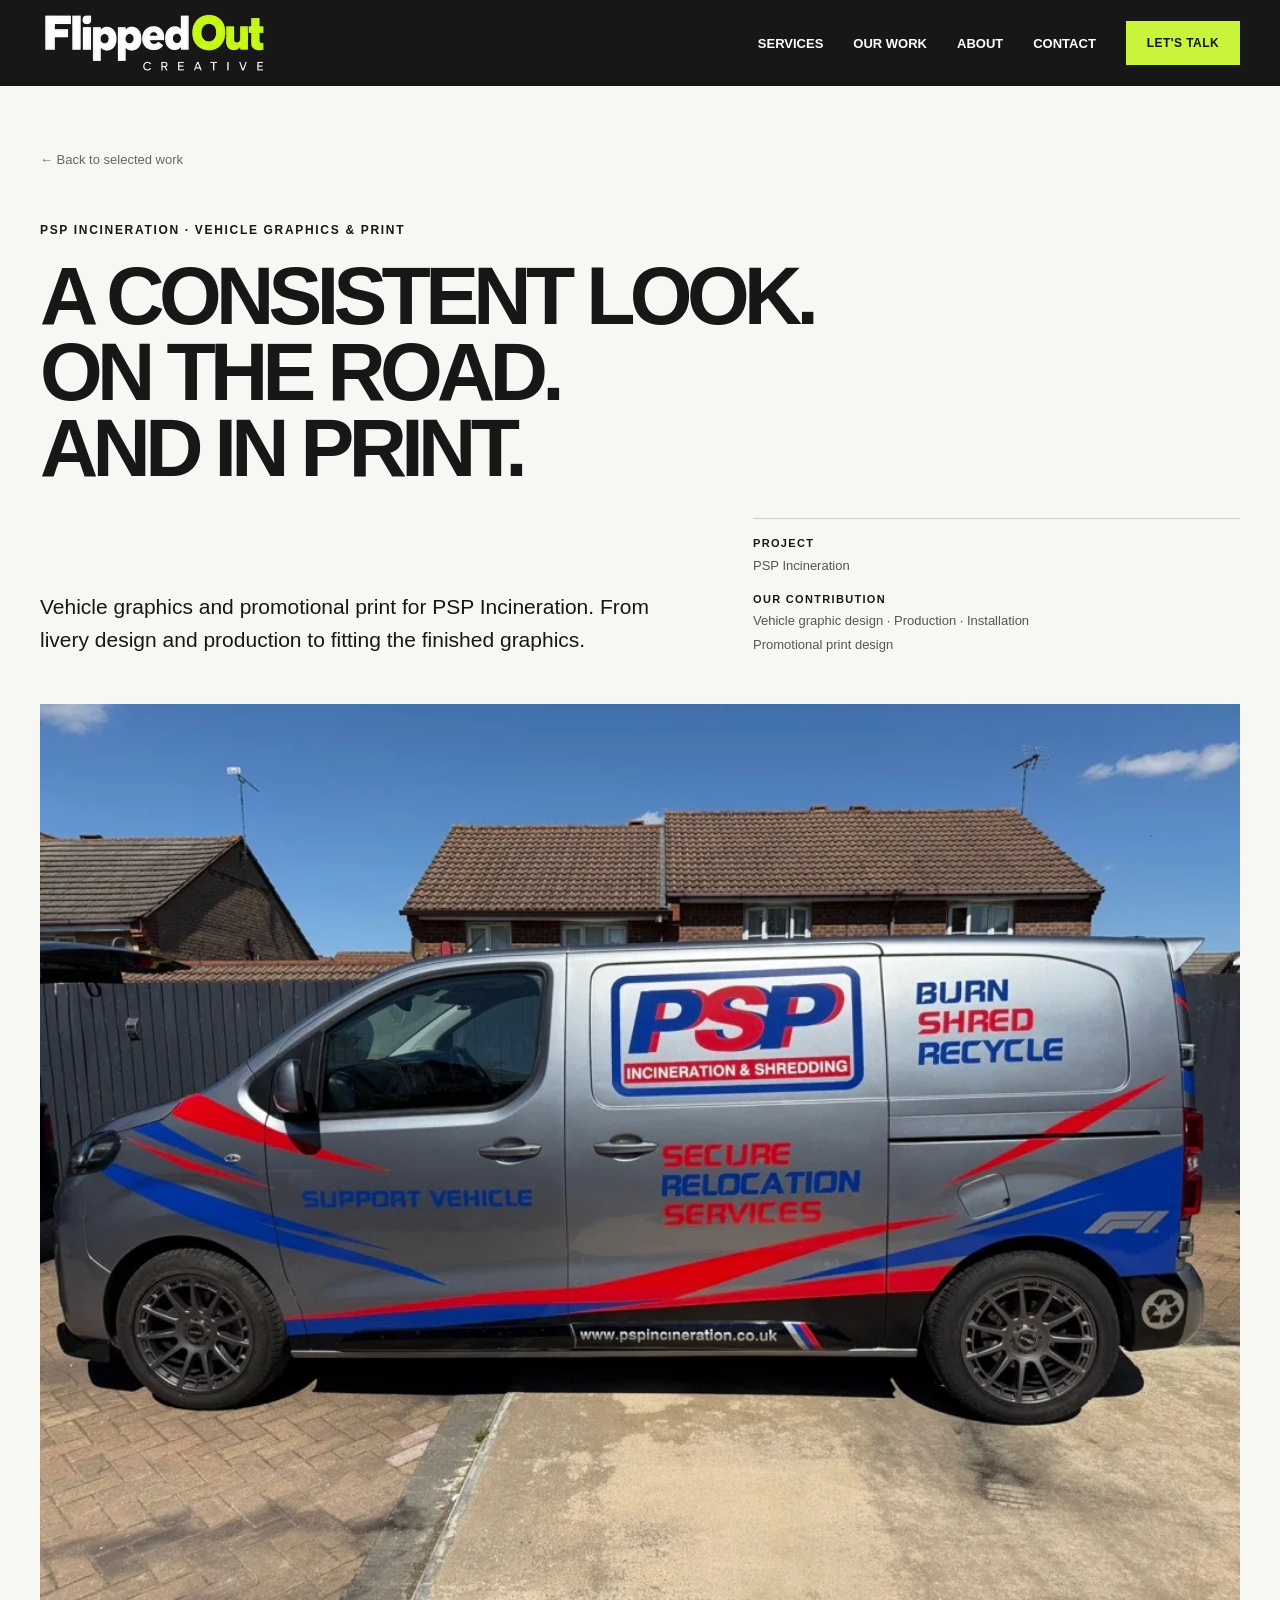
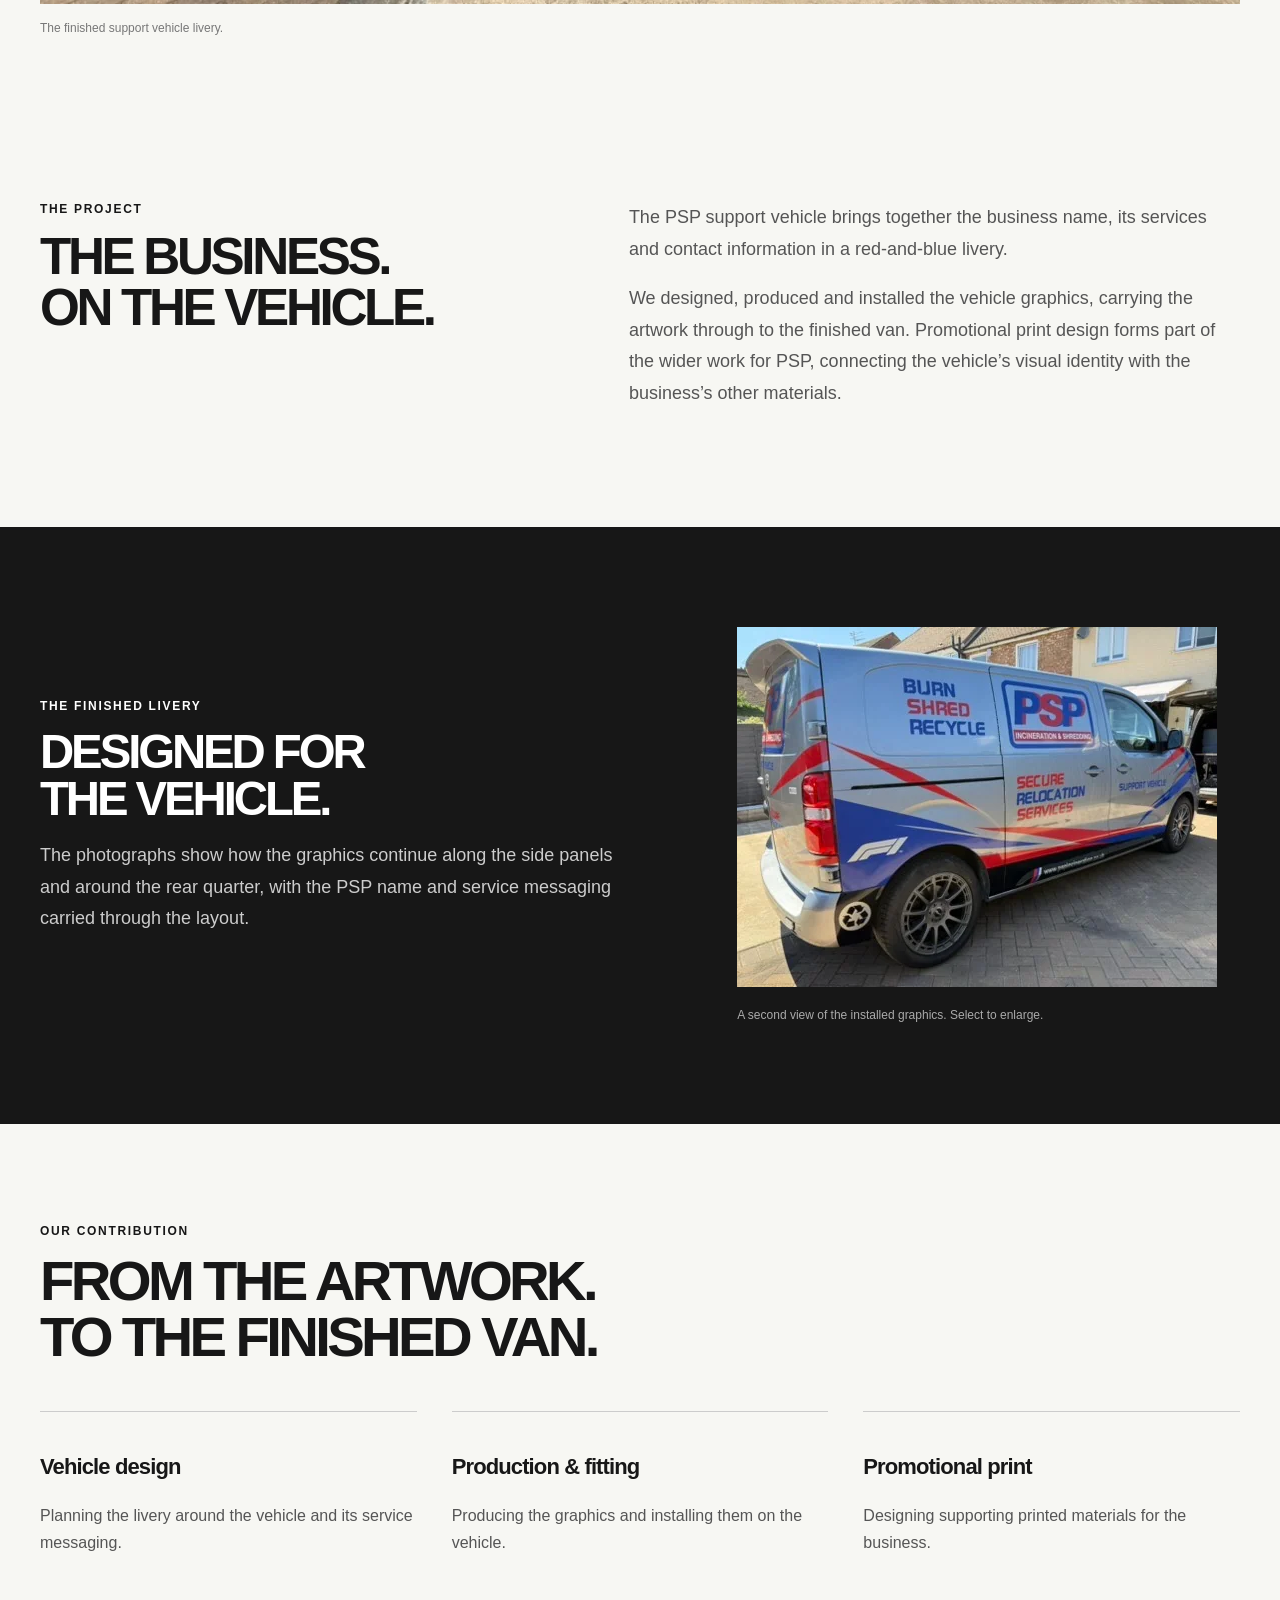
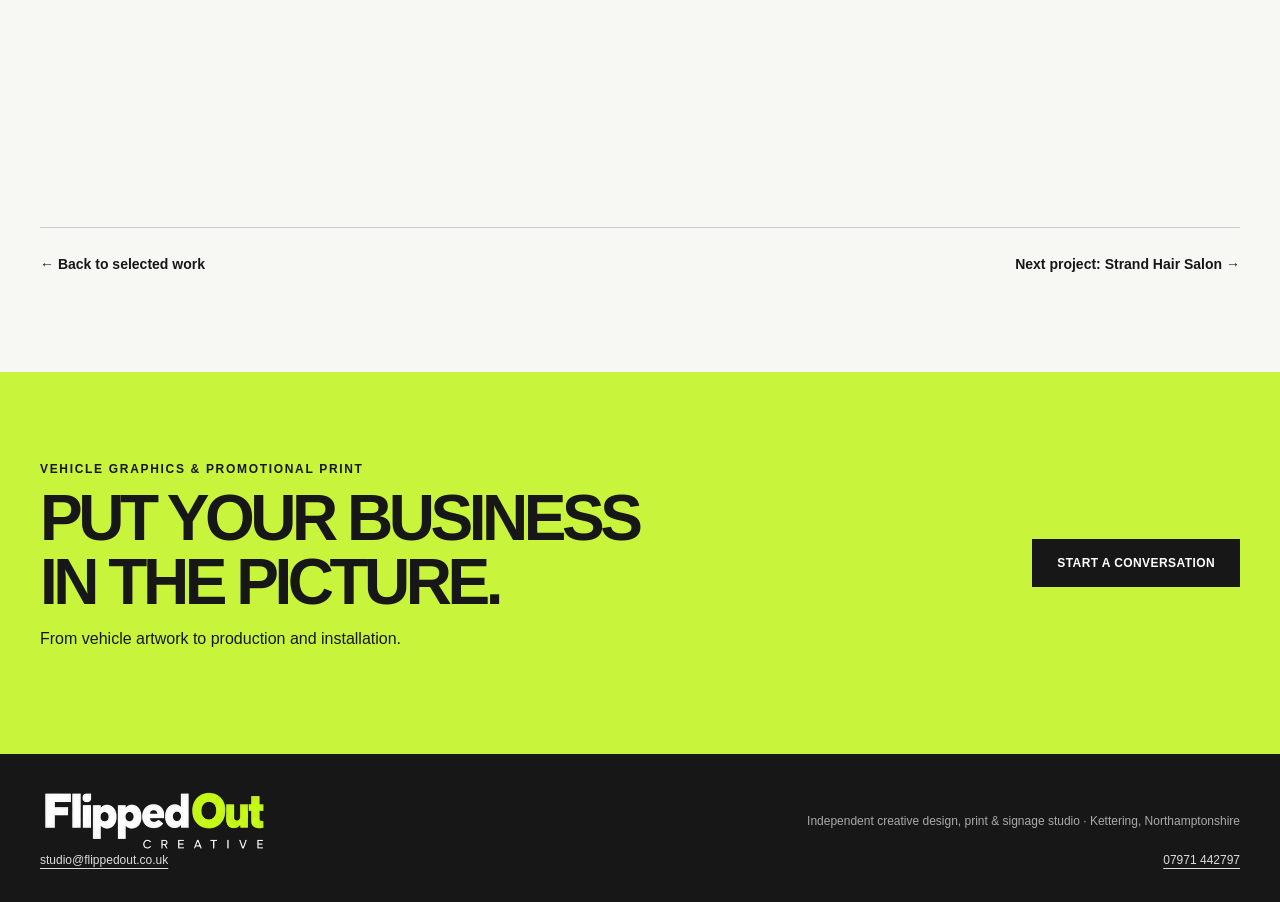
<file: public/psp-incineration.html>
<!doctype html><html lang="en-GB"><head><meta charset="utf-8"><meta name="viewport" content="width=device-width, initial-scale=1"><meta name="description" content="PSP Incineration vehicle graphic design, production, installation and promotional print by Flipped Out Creative."><title>PSP Incineration | Flipped Out Creative</title><style>
:root{--ink:#171717;--lime:#c9f43c;--paper:#f7f7f3;--muted:#666}*{box-sizing:border-box}html{scroll-behavior:smooth}body{margin:0;color:var(--ink);background:var(--paper);font-family:Arial,Helvetica,sans-serif;-webkit-font-smoothing:antialiased}a{color:inherit;text-decoration:none}img{max-width:100%;display:block}button{font:inherit}.wrap{width:min(1320px,calc(100% - 80px));margin:auto}.eyebrow{font-size:12px;font-weight:800;letter-spacing:.14em;text-transform:uppercase}.nav{background:#171717;color:white}.nav-inner{display:flex;align-items:center;justify-content:space-between;gap:30px;min-height:86px}.brand{font-size:24px;font-weight:950;letter-spacing:-.075em;white-space:nowrap}.brand b{color:var(--lime)}.nav-links{display:flex;align-items:center;gap:30px;font-size:13px;font-weight:700}.nav-links a:hover{color:var(--lime)}.btn{display:inline-block;background:var(--lime);padding:16px 24px;font-weight:800;font-size:12px;letter-spacing:.035em;text-transform:uppercase;border:1px solid var(--lime)}.btn.outline{background:transparent;border-color:var(--ink)}.nav .btn{padding:14px 20px;color:var(--ink)}.hero{display:grid;grid-template-columns:46% 54%;min-height:600px;background:#fff}.hero-copy{padding:90px max(40px,calc((100vw - 1320px)/2)) 80px max(40px,calc((100vw - 1320px)/2));padding-right:45px;display:flex;flex-direction:column;justify-content:center}.hero h1{font-size:clamp(54px,5.4vw,93px);line-height:.94;letter-spacing:-.075em;margin:28px 0}.hero h1 span{color:#92b722}.hero p{font-size:18px;line-height:1.6;max-width:470px;color:#4a4a4a}.actions{display:flex;gap:12px;flex-wrap:wrap;margin-top:24px}.hero-image{background:#ddd;min-height:500px}.hero-image img{width:100%;height:100%;object-fit:cover;object-position:55% 50%}.section{padding:100px 0}.section-heading{display:flex;justify-content:space-between;align-items:end;gap:20px;margin-bottom:36px}.section h2{font-size:clamp(36px,4.4vw,64px);line-height:1;letter-spacing:-.065em;margin:15px 0 0}.intro{max-width:450px;line-height:1.65;color:#5b5b5b}.services{background:var(--lime);padding:45px 0}.service-grid{display:grid;grid-template-columns:repeat(4,1fr);gap:30px}.service{border-top:1px solid #1a1a1a;padding-top:16px}.service small{font-size:12px}.service h3{font-size:20px;letter-spacing:-.035em;margin:22px 0 0}.projects{display:grid;grid-template-columns:repeat(3,1fr);gap:32px}.project{min-width:0}.project .photo{aspect-ratio:1.3;background:#ddd;overflow:hidden}.project img{width:100%;height:100%;object-fit:cover;transition:transform .4s}.project:hover img{transform:scale(1.035)}.project h3{font-size:22px;letter-spacing:-.045em;margin:17px 0 6px}.project p{font-size:13px;color:#666;line-height:1.55;margin:0}.project.feature{grid-column:span 2}.project.feature .photo{aspect-ratio:2.05}.project.feature h3{font-size:27px}.about{background:#1b1b1b;color:white}.about-grid{display:grid;grid-template-columns:1.1fr .9fr;gap:100px;align-items:center}.about p{font-size:18px;line-height:1.75;color:#d0d0d0}.heritage{display:flex;align-items:center;justify-content:center;min-height:390px;background:#2b2b2b;padding:50px}.heritage img{width:min(300px,75%)}.about h2{color:white}.about strong{color:var(--lime)}.cta{background:var(--lime);padding:90px 0}.cta-inner{display:flex;align-items:center;justify-content:space-between;gap:30px}.cta h2{font-size:clamp(40px,5vw,76px);line-height:1;letter-spacing:-.07em;margin:10px 0}.cta .btn{background:#171717;border-color:#171717;color:white}.footer{background:#171717;color:#fff;padding:35px 0}.footer .wrap{display:flex;justify-content:space-between;gap:25px;flex-wrap:wrap;align-items:center}.footer p{font-size:12px;color:#aaa}.note{padding:14px 20px;background:#ededeb;font-size:12px;color:#666;text-align:center}.mobile-menu{display:none}@media(max-width:1000px){.wrap{width:calc(100% - 48px)}.hero{grid-template-columns:1fr 1fr}.hero-copy{padding:55px 30px}.hero h1{font-size:clamp(48px,6vw,72px)}.nav-links{gap:16px}.about-grid{gap:40px}}@media(max-width:720px){.nav-inner{min-height:72px}.brand{font-size:22px}.nav-links{display:none;position:absolute;top:72px;left:0;right:0;background:#171717;padding:20px 24px;flex-direction:column;align-items:start;z-index:10}.nav-links.open{display:flex}.mobile-menu{display:block;background:none;border:1px solid #777;color:white;padding:10px 12px}.hero{display:flex;flex-direction:column}.hero-copy{padding:65px 24px}.hero h1{font-size:clamp(56px,12vw,84px)}.hero-image{min-height:340px;height:340px}.section{padding:70px 0}.section-heading{display:block}.service-grid{grid-template-columns:repeat(2,1fr);gap:25px}.projects{grid-template-columns:1fr;gap:34px}.project.feature{grid-column:auto}.project.feature .photo{aspect-ratio:1.3}.about-grid{grid-template-columns:1fr}.heritage{min-height:270px}.cta-inner{display:block}.cta .btn{margin-top:20px}.footer .wrap{display:block}}

/* Refined photographic hero carousel */
.hero-image{position:relative;overflow:hidden;background:#1b1b1b}
.hero-slide{position:absolute;inset:0;opacity:0;transition:opacity 1.1s ease;pointer-events:none}
.hero-slide.active{opacity:1;pointer-events:auto}
.hero-slide img{height:100%;width:100%;object-fit:cover}
.hero-controls{position:absolute;z-index:2;bottom:25px;left:26px;display:flex;gap:9px}
.hero-dot{height:10px;width:10px;border-radius:50%;border:1px solid white;background:transparent;cursor:pointer;padding:0}
.hero-dot[aria-current="true"]{background:var(--lime);border-color:var(--lime)}
.hero-image:focus-within .hero-dot{outline-offset:4px}
@media(prefers-reduced-motion:reduce){.hero-slide{transition:none}}

.case-intro{padding:64px 0 48px}.back{font-size:13px;color:#666;display:inline-block;margin-bottom:56px}.case-intro h1{font-size:clamp(52px,7.6vw,110px);line-height:.94;letter-spacing:-.07em;margin:22px 0 32px;max-width:1100px}.case-lead{display:grid;grid-template-columns:1.3fr 1fr;gap:80px;align-items:end}.case-lead p{font-size:21px;line-height:1.55;max-width:680px;margin:0}.scope{font-size:13px;line-height:1.8;color:#555;border-top:1px solid #ccc;padding-top:15px}.scope strong{color:#171717;display:block;font-size:11px;letter-spacing:.12em;text-transform:uppercase}.showcase{background:#e5e6e2;padding:65px 6%;display:grid;grid-template-columns:1.25fr 1fr;gap:30px;align-items:center}.showcase img{box-shadow:0 20px 36px #10193825;width:100%}.showcase .stack{display:grid;gap:24px}.showcase .cover{border-bottom:7px solid #fff}.story{display:grid;grid-template-columns:1fr 1.25fr;gap:100px}.story h2{font-size:clamp(35px,4vw,54px)}.story p{font-size:18px;line-height:1.75;color:#555;margin-top:0}.dark{background:#171717;color:white}.dark p{color:#c7c7c7}.sample-grid{display:grid;grid-template-columns:1fr 1fr;gap:28px;margin-top:45px}.sample-grid figure{margin:0}.sample-grid img{width:100%}.sample-grid figcaption{font-size:12px;color:#777;margin-top:12px;line-height:1.5}.dark figcaption{color:#aaa}.samples{border:0;padding:0;background:transparent;cursor:zoom-in;width:100%}.samples:focus-visible{outline:3px solid #0077ff;outline-offset:5px}.video-frame{margin-top:38px;background:#101938}.video-frame video{display:block;width:100%;aspect-ratio:16/9}.deliverables{display:grid;grid-template-columns:repeat(3,1fr);gap:35px;margin-top:50px}.deliverables article{border-top:1px solid #bbb;padding-top:20px}.deliverables h3{font-size:22px;letter-spacing:-.04em}.deliverables p{font-size:16px;line-height:1.7;color:#555}.case-cta{margin-top:30px}.lightbox{border:0;padding:0;background:#171717;color:white;width:min(1400px,96vw);max-height:96vh}.lightbox::backdrop{background:#000c}.lightbox img{width:100%;max-height:85vh;object-fit:contain}.lightbox button{display:block;margin:12px 15px 12px auto;background:#fff;border:0;padding:10px 18px;cursor:pointer}.section p.intro{max-width:620px}.caption{font-size:12px;color:#777;margin-top:16px}@media(max-width:720px){.case-intro{padding:38px 0}.back{margin-bottom:35px}.case-lead,.story{grid-template-columns:1fr;gap:28px}.case-lead p{font-size:18px}.showcase{padding:32px 24px;grid-template-columns:1fr}.showcase .stack{grid-template-columns:1fr 1fr;gap:12px}.sample-grid{grid-template-columns:1fr;gap:28px}.deliverables{grid-template-columns:1fr;gap:18px}.case-intro h1{font-size:clamp(32px,8.8vw,56px)}.story p{font-size:17px}}

.nerf-intro h1{font-size:clamp(44px,6.3vw,90px)}.nerf-hero{margin:0}.nerf-hero img{width:100%}.nerf-hero figcaption{font-size:12px;color:#777;margin-top:15px}.nerf-photo{margin:45px 0 0}.nerf-photo img{width:100%}.nerf-photo figcaption{color:#aaa;font-size:12px;margin-top:14px}.nerf-detail{display:grid;grid-template-columns:1.2fr 1fr;gap:65px;align-items:center}.nerf-detail figure{margin:0}.nerf-detail p{font-size:18px;line-height:1.75;color:#555}.nerf-detail h2{font-size:clamp(34px,4vw,54px)}.project-credit{font-size:13px;color:#777;margin-top:35px;padding-top:20px;border-top:1px solid #ccc;line-height:1.6}.next-project{display:flex;justify-content:space-between;gap:24px;border-top:1px solid #ccc;padding-top:28px;margin-top:55px;font-weight:700;font-size:14px}@media(max-width:720px){.nerf-intro h1{font-size:clamp(32px,8.8vw,56px)}.nerf-detail{grid-template-columns:1fr;gap:35px}.next-project{flex-direction:column}}

.va-deliverables{grid-template-columns:repeat(4,1fr)}.va-gallery{display:grid;grid-template-columns:1fr 1fr;gap:30px;margin-top:45px}.va-gallery figure{margin:0}.va-gallery figcaption{font-size:12px;line-height:1.5;color:#aaa;margin-top:14px}@media(max-width:900px){.va-deliverables{grid-template-columns:1fr 1fr}}@media(max-width:720px){.va-gallery,.va-deliverables{grid-template-columns:1fr}}

.case-wide h1{max-width:1150px}.project-overview{padding-bottom:65px}.project-photo{margin:0}.project-photo img{width:100%;height:auto}.project-photo figcaption{font-size:12px;color:#777;line-height:1.5;margin-top:15px}.case-split{display:grid;grid-template-columns:1.15fr 1fr;gap:70px;align-items:center}.case-split figure{margin:0}.case-split p{font-size:18px;line-height:1.75;color:#555}.case-split h2{font-size:clamp(32px,3.7vw,52px)}.dark .case-split p{color:#ccc}.case-split img{width:100%}.dark .project-photo figcaption{color:#aaa}.compact-shot{max-width:640px;margin:0 auto}.project-note{font-size:13px;color:#777;border-top:1px solid #ccc;padding-top:20px;margin-top:35px;line-height:1.65}.installation-hero{display:grid;grid-template-columns:1fr 1fr;gap:65px;align-items:center}.installation-hero img{width:100%;height:auto}.installation-hero p{font-size:18px;line-height:1.7;color:#555}.installation-hero h2{font-size:clamp(34px,3.8vw,54px)}.installation-hero figure{margin:0}.project-steps{display:grid;grid-template-columns:repeat(3,1fr);gap:35px;margin-top:45px}.project-steps article{padding-top:20px;border-top:1px solid #ccc}.project-steps p{font-size:16px;line-height:1.7;color:#555}.project-steps h3{font-size:22px;letter-spacing:-.04em}@media(max-width:720px){.case-split,.installation-hero,.project-steps{grid-template-columns:1fr;gap:30px}.project-overview{padding-bottom:35px}}
</style><link rel="stylesheet" href="assets/site.css"><link rel="canonical" href="https://www.flippedout.co.uk/psp-incineration.html"></head><body><a class="skip-link" href="#main-content">Skip to content</a><header class="nav"><div class="wrap nav-inner"><a href="index.html#top" class="brand" aria-label="Flipped Out Creative home"><span class="wordmark"><img src="assets/brand-showcase.webp" width="1149" height="1368" alt="Flipped Out Creative"></span></a><button class="mobile-menu" aria-label="Toggle navigation" aria-expanded="false">MENU</button><nav class="nav-links"><a href="services.html">SERVICES</a><a href="index.html#work">OUR WORK</a><a href="index.html#about">ABOUT</a><a href="index.html#contact">CONTACT</a><a class="btn" href="mailto:studio@flippedout.co.uk?subject=Project%20enquiry">LET'S TALK</a></nav></div></header><main id="main-content" tabindex="-1"><section class="case-intro nerf-intro case-wide"><div class="wrap"><a class="back" href="index.html#work">← Back to selected work</a><div class="eyebrow">PSP INCINERATION · VEHICLE GRAPHICS &amp; PRINT</div><h1>A CONSISTENT LOOK.<br>ON THE ROAD.<br>AND IN PRINT.</h1><div class="case-lead"><p>Vehicle graphics and promotional print for PSP Incineration. From livery design and production to fitting the finished graphics.</p><div class="scope"><strong>Project</strong>PSP Incineration<strong style="margin-top:12px">Our contribution</strong>Vehicle graphic design · Production · Installation<br>Promotional print design</div></div></div></section><div class="wrap project-overview"><figure class="project-photo"><img src="assets/psp.webp" alt="PSP support van with red and blue vehicle graphics" fetchpriority="high"><figcaption>The finished support vehicle livery.</figcaption></figure></div><section class="section"><div class="wrap story"><div><div class="eyebrow">THE PROJECT</div><h2>THE BUSINESS.<br>ON THE VEHICLE.</h2></div><div><p>The PSP support vehicle brings together the business name, its services and contact information in a red-and-blue livery.</p><p>We designed, produced and installed the vehicle graphics, carrying the artwork through to the finished van. Promotional print design forms part of the wider work for PSP, connecting the vehicle’s visual identity with the business’s other materials.</p></div></div></section><section class="section dark"><div class="wrap case-split"><div><div class="eyebrow">THE FINISHED LIVERY</div><h2>DESIGNED FOR<br>THE VEHICLE.</h2><p>The photographs show how the graphics continue along the side panels and around the rear quarter, with the PSP name and service messaging carried through the layout.</p></div><div class="compact-shot"><figure class="project-photo"><button class="samples" aria-label="Enlarge PSP van graphics viewed from the rear quarter" data-image="assets/psp2.webp"><img loading="lazy" src="assets/psp2.webp" alt="PSP van graphics viewed from the rear quarter"></button><figcaption>A second view of the installed graphics. Select to enlarge.</figcaption></figure></div></div></section><section class="section"><div class="wrap"><div class="eyebrow">OUR CONTRIBUTION</div><h2>FROM THE ARTWORK.<br>TO THE FINISHED VAN.</h2><div class="project-steps"><article><h3>Vehicle design</h3><p>Planning the livery around the vehicle and its service messaging.</p></article><article><h3>Production &amp; fitting</h3><p>Producing the graphics and installing them on the vehicle.</p></article><article><h3>Promotional print</h3><p>Designing supporting printed materials for the business.</p></article></div></div></section><section class="section"><div class="wrap"><div class="next-project"><a href="index.html#work">← Back to selected work</a><a href="strand-hair-salon.html">Next project: Strand Hair Salon →</a></div></div></section><section class="cta"><div class="wrap cta-inner"><div><div class="eyebrow">VEHICLE GRAPHICS &amp; PROMOTIONAL PRINT</div><h2>PUT YOUR BUSINESS<br>IN THE PICTURE.</h2><p>From vehicle artwork to production and installation.</p></div><a class="btn" href="index.html#contact">START A CONVERSATION</a></div></section></main><footer class="footer"><div class="wrap"><a class="brand" href="index.html"><span class="wordmark"><img src="assets/brand-showcase.webp" width="1149" height="1368" alt="Flipped Out Creative"></span></a><p>Independent creative design, print &amp; signage studio · Kettering, Northamptonshire</p></div><div class="wrap footer-contact"><a href="mailto:studio@flippedout.co.uk">studio@flippedout.co.uk</a><a href="tel:+447971442797">07971 442797</a></div></footer><dialog class="lightbox"><button type="button" aria-label="Close enlarged page">CLOSE ×</button><img alt=""></dialog><script>const dialog=document.querySelector('dialog'),large=dialog.querySelector('img');document.querySelectorAll('[data-image]').forEach(b=>b.addEventListener('click',()=>{large.src=b.dataset.image;large.alt=b.querySelector('img').alt;dialog.showModal()}));dialog.querySelector('button').addEventListener('click',()=>dialog.close());dialog.addEventListener('click',e=>{if(e.target===dialog)dialog.close()});</script><script src="assets/site.js" defer></script></body></html>
</file>
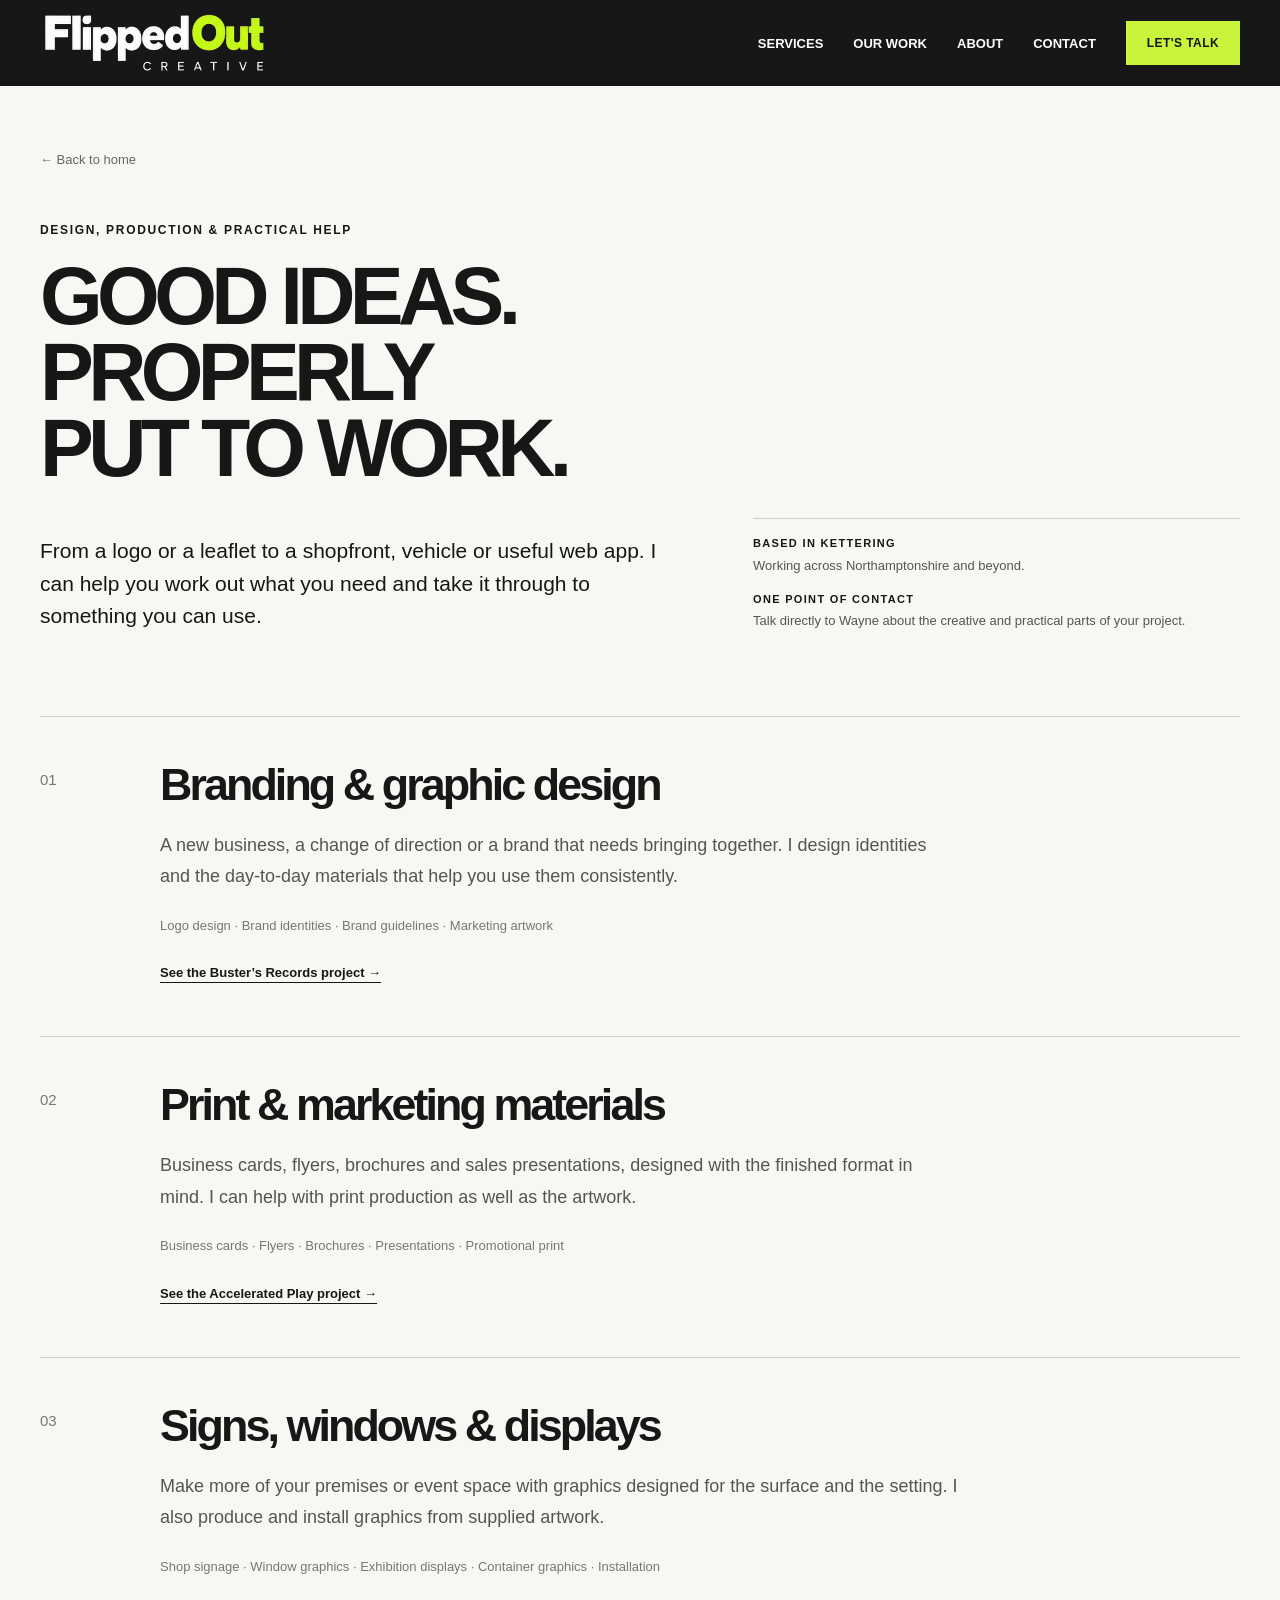
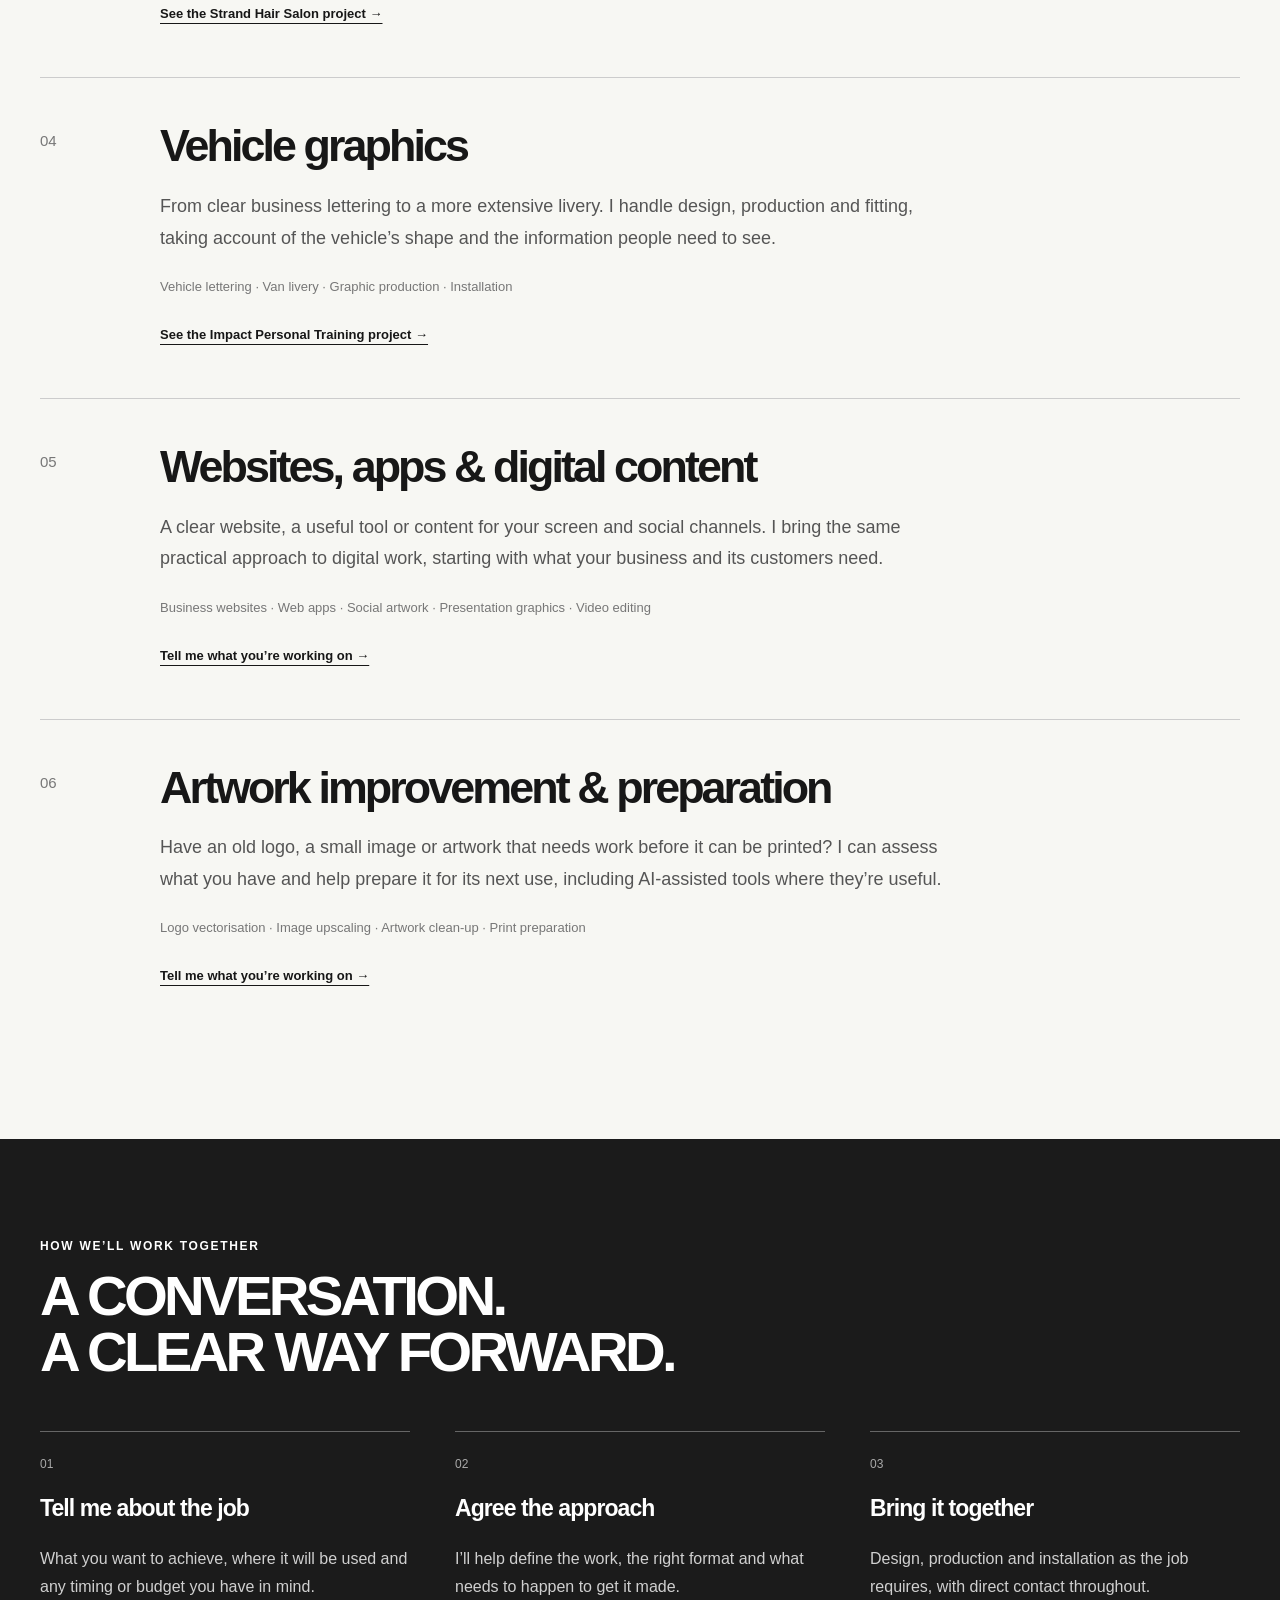
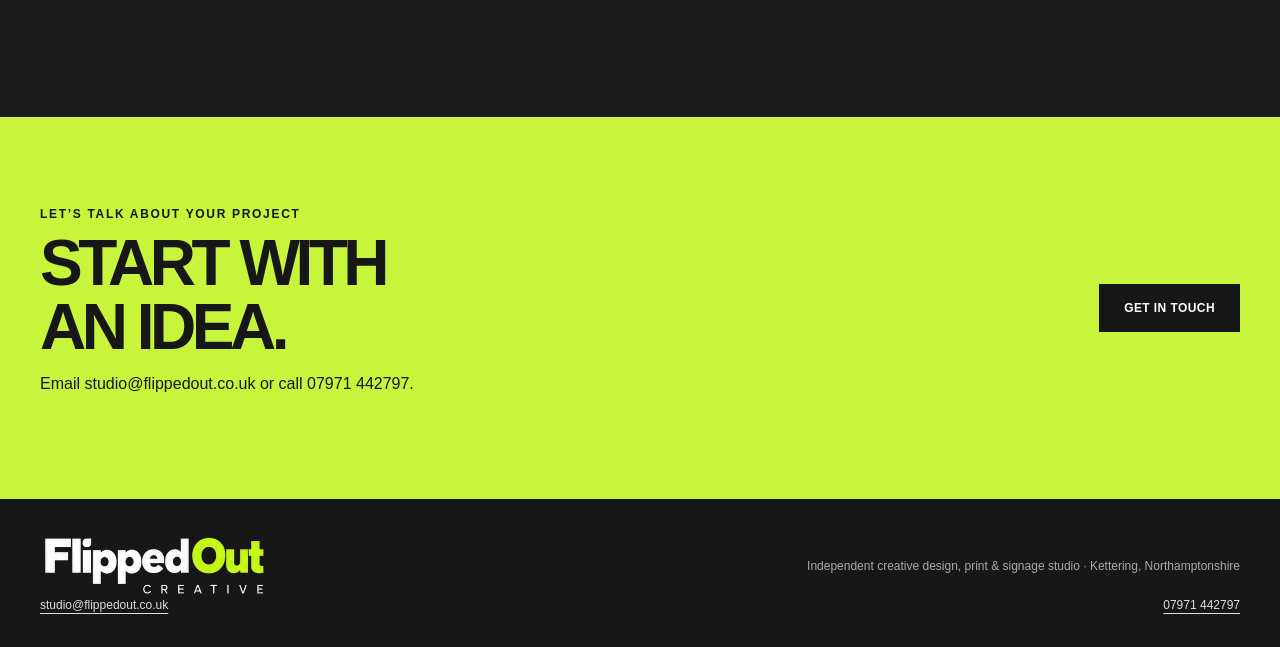
<file: public/services.html>
<!doctype html><html lang="en-GB"><head><meta charset="utf-8"><meta name="viewport" content="width=device-width, initial-scale=1"><meta name="description" content="Branding, graphic design, print, signs, vehicle graphics, websites and artwork improvement from Wayne Cruickshank at Flipped Out Creative, Kettering."><title>Design, Print, Signs &amp; Digital Services | Flipped Out Creative</title><style>
:root{--ink:#171717;--lime:#c9f43c;--paper:#f7f7f3;--muted:#666}*{box-sizing:border-box}html{scroll-behavior:smooth}body{margin:0;color:var(--ink);background:var(--paper);font-family:Arial,Helvetica,sans-serif;-webkit-font-smoothing:antialiased}a{color:inherit;text-decoration:none}img{max-width:100%;display:block}button{font:inherit}.wrap{width:min(1320px,calc(100% - 80px));margin:auto}.eyebrow{font-size:12px;font-weight:800;letter-spacing:.14em;text-transform:uppercase}.nav{background:#171717;color:white}.nav-inner{display:flex;align-items:center;justify-content:space-between;gap:30px;min-height:86px}.brand{font-size:24px;font-weight:950;letter-spacing:-.075em;white-space:nowrap}.brand b{color:var(--lime)}.nav-links{display:flex;align-items:center;gap:30px;font-size:13px;font-weight:700}.nav-links a:hover{color:var(--lime)}.btn{display:inline-block;background:var(--lime);padding:16px 24px;font-weight:800;font-size:12px;letter-spacing:.035em;text-transform:uppercase;border:1px solid var(--lime)}.btn.outline{background:transparent;border-color:var(--ink)}.nav .btn{padding:14px 20px;color:var(--ink)}.hero{display:grid;grid-template-columns:46% 54%;min-height:600px;background:#fff}.hero-copy{padding:90px max(40px,calc((100vw - 1320px)/2)) 80px max(40px,calc((100vw - 1320px)/2));padding-right:45px;display:flex;flex-direction:column;justify-content:center}.hero h1{font-size:clamp(54px,5.4vw,93px);line-height:.94;letter-spacing:-.075em;margin:28px 0}.hero h1 span{color:#92b722}.hero p{font-size:18px;line-height:1.6;max-width:470px;color:#4a4a4a}.actions{display:flex;gap:12px;flex-wrap:wrap;margin-top:24px}.hero-image{background:#ddd;min-height:500px}.hero-image img{width:100%;height:100%;object-fit:cover;object-position:55% 50%}.section{padding:100px 0}.section-heading{display:flex;justify-content:space-between;align-items:end;gap:20px;margin-bottom:36px}.section h2{font-size:clamp(36px,4.4vw,64px);line-height:1;letter-spacing:-.065em;margin:15px 0 0}.intro{max-width:450px;line-height:1.65;color:#5b5b5b}.services{background:var(--lime);padding:45px 0}.service-grid{display:grid;grid-template-columns:repeat(4,1fr);gap:30px}.service{border-top:1px solid #1a1a1a;padding-top:16px}.service small{font-size:12px}.service h3{font-size:20px;letter-spacing:-.035em;margin:22px 0 0}.projects{display:grid;grid-template-columns:repeat(3,1fr);gap:32px}.project{min-width:0}.project .photo{aspect-ratio:1.3;background:#ddd;overflow:hidden}.project img{width:100%;height:100%;object-fit:cover;transition:transform .4s}.project:hover img{transform:scale(1.035)}.project h3{font-size:22px;letter-spacing:-.045em;margin:17px 0 6px}.project p{font-size:13px;color:#666;line-height:1.55;margin:0}.project.feature{grid-column:span 2}.project.feature .photo{aspect-ratio:2.05}.project.feature h3{font-size:27px}.about{background:#1b1b1b;color:white}.about-grid{display:grid;grid-template-columns:1.1fr .9fr;gap:100px;align-items:center}.about p{font-size:18px;line-height:1.75;color:#d0d0d0}.heritage{display:flex;align-items:center;justify-content:center;min-height:390px;background:#2b2b2b;padding:50px}.heritage img{width:min(300px,75%)}.about h2{color:white}.about strong{color:var(--lime)}.cta{background:var(--lime);padding:90px 0}.cta-inner{display:flex;align-items:center;justify-content:space-between;gap:30px}.cta h2{font-size:clamp(40px,5vw,76px);line-height:1;letter-spacing:-.07em;margin:10px 0}.cta .btn{background:#171717;border-color:#171717;color:white}.footer{background:#171717;color:#fff;padding:35px 0}.footer .wrap{display:flex;justify-content:space-between;gap:25px;flex-wrap:wrap;align-items:center}.footer p{font-size:12px;color:#aaa}.note{padding:14px 20px;background:#ededeb;font-size:12px;color:#666;text-align:center}.mobile-menu{display:none}@media(max-width:1000px){.wrap{width:calc(100% - 48px)}.hero{grid-template-columns:1fr 1fr}.hero-copy{padding:55px 30px}.hero h1{font-size:clamp(48px,6vw,72px)}.nav-links{gap:16px}.about-grid{gap:40px}}@media(max-width:720px){.nav-inner{min-height:72px}.brand{font-size:22px}.nav-links{display:none;position:absolute;top:72px;left:0;right:0;background:#171717;padding:20px 24px;flex-direction:column;align-items:start;z-index:10}.nav-links.open{display:flex}.mobile-menu{display:block;background:none;border:1px solid #777;color:white;padding:10px 12px}.hero{display:flex;flex-direction:column}.hero-copy{padding:65px 24px}.hero h1{font-size:clamp(56px,12vw,84px)}.hero-image{min-height:340px;height:340px}.section{padding:70px 0}.section-heading{display:block}.service-grid{grid-template-columns:repeat(2,1fr);gap:25px}.projects{grid-template-columns:1fr;gap:34px}.project.feature{grid-column:auto}.project.feature .photo{aspect-ratio:1.3}.about-grid{grid-template-columns:1fr}.heritage{min-height:270px}.cta-inner{display:block}.cta .btn{margin-top:20px}.footer .wrap{display:block}}

/* Refined photographic hero carousel */
.hero-image{position:relative;overflow:hidden;background:#1b1b1b}
.hero-slide{position:absolute;inset:0;opacity:0;transition:opacity 1.1s ease;pointer-events:none}
.hero-slide.active{opacity:1;pointer-events:auto}
.hero-slide img{height:100%;width:100%;object-fit:cover}
.hero-controls{position:absolute;z-index:2;bottom:25px;left:26px;display:flex;gap:9px}
.hero-dot{height:10px;width:10px;border-radius:50%;border:1px solid white;background:transparent;cursor:pointer;padding:0}
.hero-dot[aria-current="true"]{background:var(--lime);border-color:var(--lime)}
.hero-image:focus-within .hero-dot{outline-offset:4px}
@media(prefers-reduced-motion:reduce){.hero-slide{transition:none}}

.case-intro{padding:64px 0 48px}.back{font-size:13px;color:#666;display:inline-block;margin-bottom:56px}.case-intro h1{font-size:clamp(52px,7.6vw,110px);line-height:.94;letter-spacing:-.07em;margin:22px 0 32px;max-width:1100px}.case-lead{display:grid;grid-template-columns:1.3fr 1fr;gap:80px;align-items:end}.case-lead p{font-size:21px;line-height:1.55;max-width:680px;margin:0}.scope{font-size:13px;line-height:1.8;color:#555;border-top:1px solid #ccc;padding-top:15px}.scope strong{color:#171717;display:block;font-size:11px;letter-spacing:.12em;text-transform:uppercase}.showcase{background:#e5e6e2;padding:65px 6%;display:grid;grid-template-columns:1.25fr 1fr;gap:30px;align-items:center}.showcase img{box-shadow:0 20px 36px #10193825;width:100%}.showcase .stack{display:grid;gap:24px}.showcase .cover{border-bottom:7px solid #fff}.story{display:grid;grid-template-columns:1fr 1.25fr;gap:100px}.story h2{font-size:clamp(35px,4vw,54px)}.story p{font-size:18px;line-height:1.75;color:#555;margin-top:0}.dark{background:#171717;color:white}.dark p{color:#c7c7c7}.sample-grid{display:grid;grid-template-columns:1fr 1fr;gap:28px;margin-top:45px}.sample-grid figure{margin:0}.sample-grid img{width:100%}.sample-grid figcaption{font-size:12px;color:#777;margin-top:12px;line-height:1.5}.dark figcaption{color:#aaa}.samples{border:0;padding:0;background:transparent;cursor:zoom-in;width:100%}.samples:focus-visible{outline:3px solid #0077ff;outline-offset:5px}.video-frame{margin-top:38px;background:#101938}.video-frame video{display:block;width:100%;aspect-ratio:16/9}.deliverables{display:grid;grid-template-columns:repeat(3,1fr);gap:35px;margin-top:50px}.deliverables article{border-top:1px solid #bbb;padding-top:20px}.deliverables h3{font-size:22px;letter-spacing:-.04em}.deliverables p{font-size:16px;line-height:1.7;color:#555}.case-cta{margin-top:30px}.lightbox{border:0;padding:0;background:#171717;color:white;width:min(1400px,96vw);max-height:96vh}.lightbox::backdrop{background:#000c}.lightbox img{width:100%;max-height:85vh;object-fit:contain}.lightbox button{display:block;margin:12px 15px 12px auto;background:#fff;border:0;padding:10px 18px;cursor:pointer}.section p.intro{max-width:620px}.caption{font-size:12px;color:#777;margin-top:16px}@media(max-width:720px){.case-intro{padding:38px 0}.back{margin-bottom:35px}.case-lead,.story{grid-template-columns:1fr;gap:28px}.case-lead p{font-size:18px}.showcase{padding:32px 24px;grid-template-columns:1fr}.showcase .stack{grid-template-columns:1fr 1fr;gap:12px}.sample-grid{grid-template-columns:1fr;gap:28px}.deliverables{grid-template-columns:1fr;gap:18px}.case-intro h1{font-size:clamp(32px,8.8vw,56px)}.story p{font-size:17px}}

.nerf-intro h1{font-size:clamp(44px,6.3vw,90px)}.nerf-hero{margin:0}.nerf-hero img{width:100%}.nerf-hero figcaption{font-size:12px;color:#777;margin-top:15px}.nerf-photo{margin:45px 0 0}.nerf-photo img{width:100%}.nerf-photo figcaption{color:#aaa;font-size:12px;margin-top:14px}.nerf-detail{display:grid;grid-template-columns:1.2fr 1fr;gap:65px;align-items:center}.nerf-detail figure{margin:0}.nerf-detail p{font-size:18px;line-height:1.75;color:#555}.nerf-detail h2{font-size:clamp(34px,4vw,54px)}.project-credit{font-size:13px;color:#777;margin-top:35px;padding-top:20px;border-top:1px solid #ccc;line-height:1.6}.next-project{display:flex;justify-content:space-between;gap:24px;border-top:1px solid #ccc;padding-top:28px;margin-top:55px;font-weight:700;font-size:14px}@media(max-width:720px){.nerf-intro h1{font-size:clamp(32px,8.8vw,56px)}.nerf-detail{grid-template-columns:1fr;gap:35px}.next-project{flex-direction:column}}

.va-deliverables{grid-template-columns:repeat(4,1fr)}.va-gallery{display:grid;grid-template-columns:1fr 1fr;gap:30px;margin-top:45px}.va-gallery figure{margin:0}.va-gallery figcaption{font-size:12px;line-height:1.5;color:#aaa;margin-top:14px}@media(max-width:900px){.va-deliverables{grid-template-columns:1fr 1fr}}@media(max-width:720px){.va-gallery,.va-deliverables{grid-template-columns:1fr}}
</style><link rel="stylesheet" href="assets/site.css"><link rel="canonical" href="https://www.flippedout.co.uk/services.html"></head><body><a class="skip-link" href="#main-content">Skip to content</a><header class="nav"><div class="wrap nav-inner"><a href="index.html#top" class="brand" aria-label="Flipped Out Creative home"><span class="wordmark"><img src="assets/brand-showcase.webp" width="1149" height="1368" alt="Flipped Out Creative"></span></a><button class="mobile-menu" aria-label="Toggle navigation" aria-expanded="false">MENU</button><nav class="nav-links"><a href="services.html">SERVICES</a><a href="index.html#work">OUR WORK</a><a href="index.html#about">ABOUT</a><a href="index.html#contact">CONTACT</a><a class="btn" href="mailto:studio@flippedout.co.uk?subject=Project%20enquiry">LET'S TALK</a></nav></div></header><main id="main-content" tabindex="-1"><section class="case-intro nerf-intro"><div class="wrap"><a class="back" href="index.html">← Back to home</a><div class="eyebrow">DESIGN, PRODUCTION &amp; PRACTICAL HELP</div><h1>GOOD IDEAS.<br>PROPERLY<br>PUT TO WORK.</h1><div class="case-lead"><p>From a logo or a leaflet to a shopfront, vehicle or useful web app. I can help you work out what you need and take it through to something you can use.</p><div class="scope"><strong>Based in Kettering</strong>Working across Northamptonshire and beyond.<strong style="margin-top:12px">One point of contact</strong>Talk directly to Wayne about the creative and practical parts of your project.</div></div></div></section>
<section class="section services-detail"><div class="wrap"><article class="service-detail" id="branding"><div class="service-number">01</div><div><h2>Branding &amp; graphic design</h2><p>A new business, a change of direction or a brand that needs bringing together. I design identities and the day-to-day materials that help you use them consistently.</p><p class="service-examples">Logo design · Brand identities · Brand guidelines · Marketing artwork</p><a class="text-link" href="busters-records.html">See the Buster’s Records project →</a></div></article><article class="service-detail" id="print"><div class="service-number">02</div><div><h2>Print &amp; marketing materials</h2><p>Business cards, flyers, brochures and sales presentations, designed with the finished format in mind. I can help with print production as well as the artwork.</p><p class="service-examples">Business cards · Flyers · Brochures · Presentations · Promotional print</p><a class="text-link" href="accelerated-play.html">See the Accelerated Play project →</a></div></article><article class="service-detail" id="signs"><div class="service-number">03</div><div><h2>Signs, windows &amp; displays</h2><p>Make more of your premises or event space with graphics designed for the surface and the setting. I also produce and install graphics from supplied artwork.</p><p class="service-examples">Shop signage · Window graphics · Exhibition displays · Container graphics · Installation</p><a class="text-link" href="strand-hair-salon.html">See the Strand Hair Salon project →</a></div></article><article class="service-detail" id="vehicles"><div class="service-number">04</div><div><h2>Vehicle graphics</h2><p>From clear business lettering to a more extensive livery. I handle design, production and fitting, taking account of the vehicle’s shape and the information people need to see.</p><p class="service-examples">Vehicle lettering · Van livery · Graphic production · Installation</p><a class="text-link" href="impact-personal-training.html">See the Impact Personal Training project →</a></div></article><article class="service-detail" id="digital"><div class="service-number">05</div><div><h2>Websites, apps &amp; digital content</h2><p>A clear website, a useful tool or content for your screen and social channels. I bring the same practical approach to digital work, starting with what your business and its customers need.</p><p class="service-examples">Business websites · Web apps · Social artwork · Presentation graphics · Video editing</p><a class="text-link" href="index.html#contact">Tell me what you’re working on →</a></div></article><article class="service-detail" id="artwork"><div class="service-number">06</div><div><h2>Artwork improvement &amp; preparation</h2><p>Have an old logo, a small image or artwork that needs work before it can be printed? I can assess what you have and help prepare it for its next use, including AI-assisted tools where they’re useful.</p><p class="service-examples">Logo vectorisation · Image upscaling · Artwork clean-up · Print preparation</p><a class="text-link" href="index.html#contact">Tell me what you’re working on →</a></div></article></div></section><section class="section about"><div class="wrap"><div class="eyebrow">HOW WE’LL WORK TOGETHER</div><h2>A CONVERSATION.<br>A CLEAR WAY FORWARD.</h2><div class="working-grid"><article><span>01</span><h3>Tell me about the job</h3><p>What you want to achieve, where it will be used and any timing or budget you have in mind.</p></article><article><span>02</span><h3>Agree the approach</h3><p>I’ll help define the work, the right format and what needs to happen to get it made.</p></article><article><span>03</span><h3>Bring it together</h3><p>Design, production and installation as the job requires, with direct contact throughout.</p></article></div></div></section><section class="cta"><div class="wrap cta-inner"><div><div class="eyebrow">LET’S TALK ABOUT YOUR PROJECT</div><h2>START WITH<br>AN IDEA.</h2><p>Email studio@flippedout.co.uk or call 07971 442797.</p></div><a class="btn" href="index.html#contact">GET IN TOUCH</a></div></section></main><footer class="footer"><div class="wrap"><a class="brand" href="index.html"><span class="wordmark"><img src="assets/brand-showcase.webp" width="1149" height="1368" alt="Flipped Out Creative"></span></a><p>Independent creative design, print &amp; signage studio · Kettering, Northamptonshire</p></div><div class="wrap footer-contact"><a href="mailto:studio@flippedout.co.uk">studio@flippedout.co.uk</a><a href="tel:+447971442797">07971 442797</a></div></footer><script src="assets/site.js" defer></script></body></html>
</file>
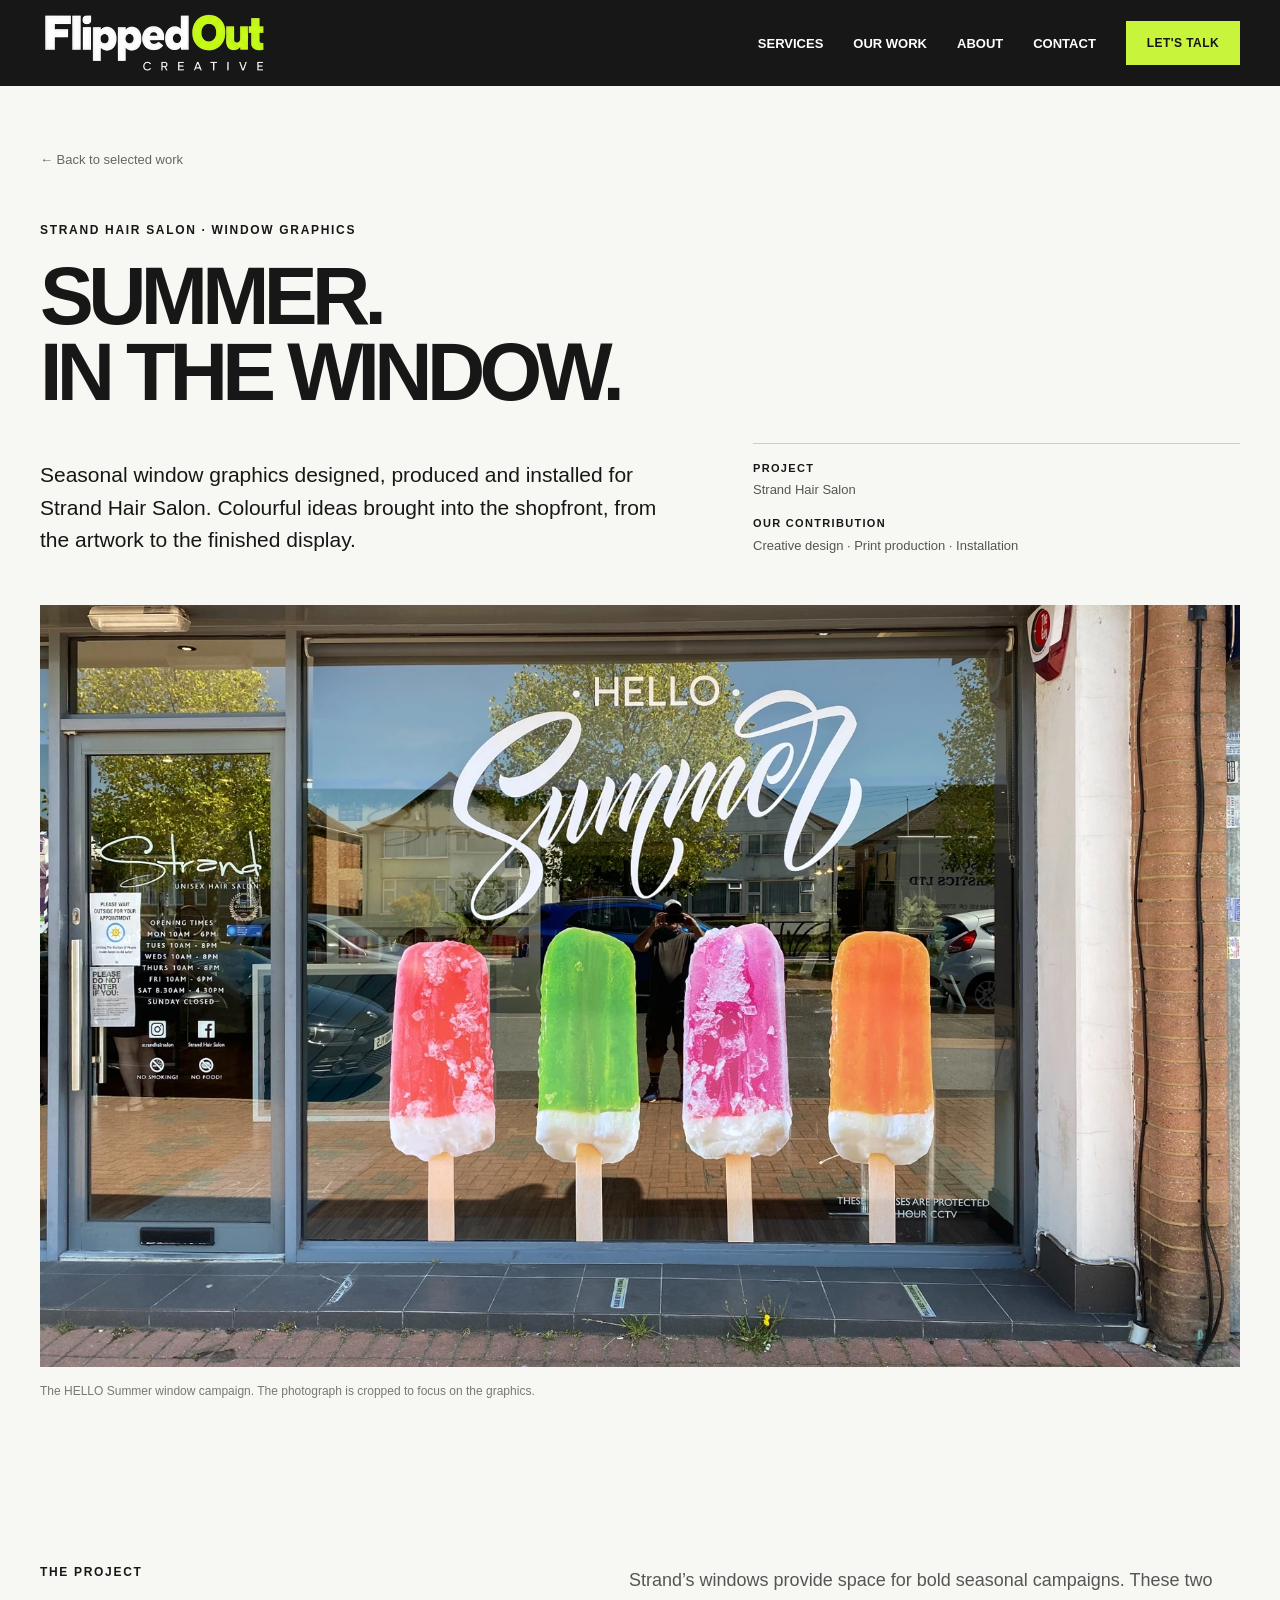
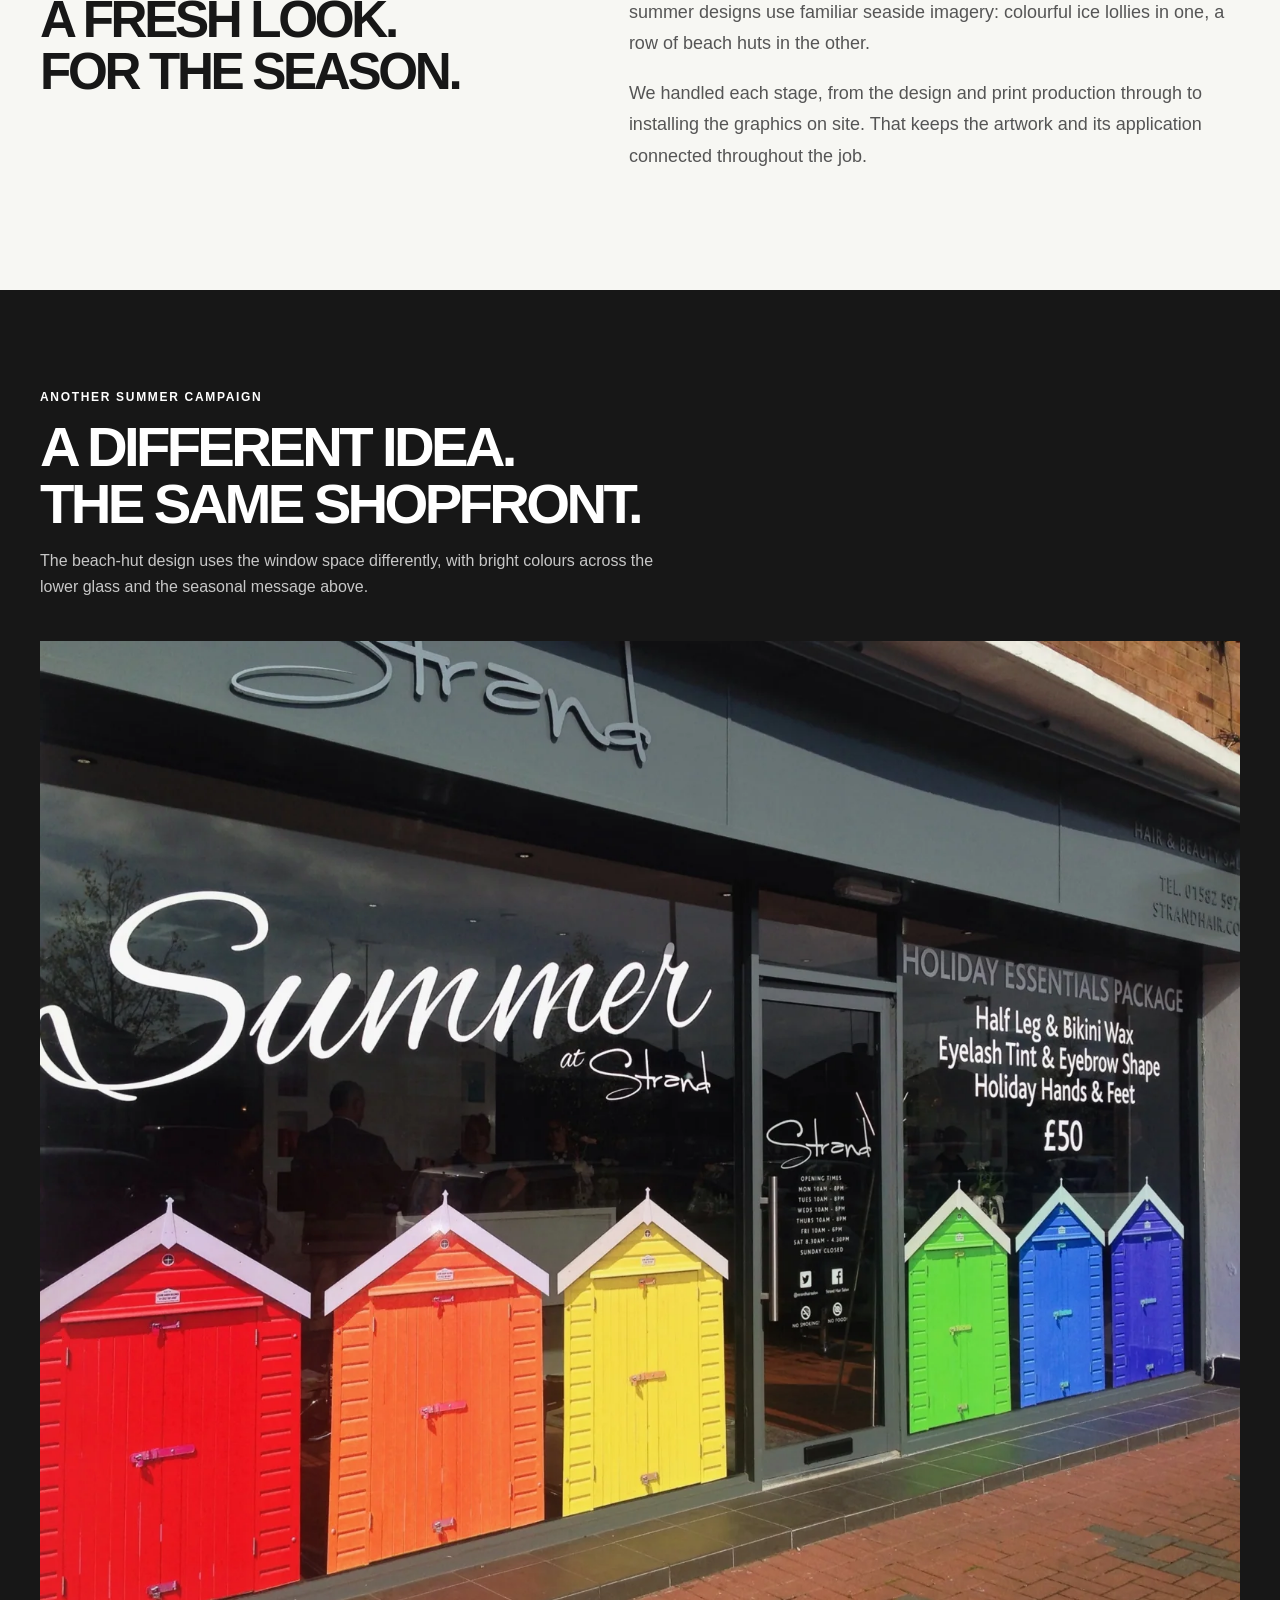
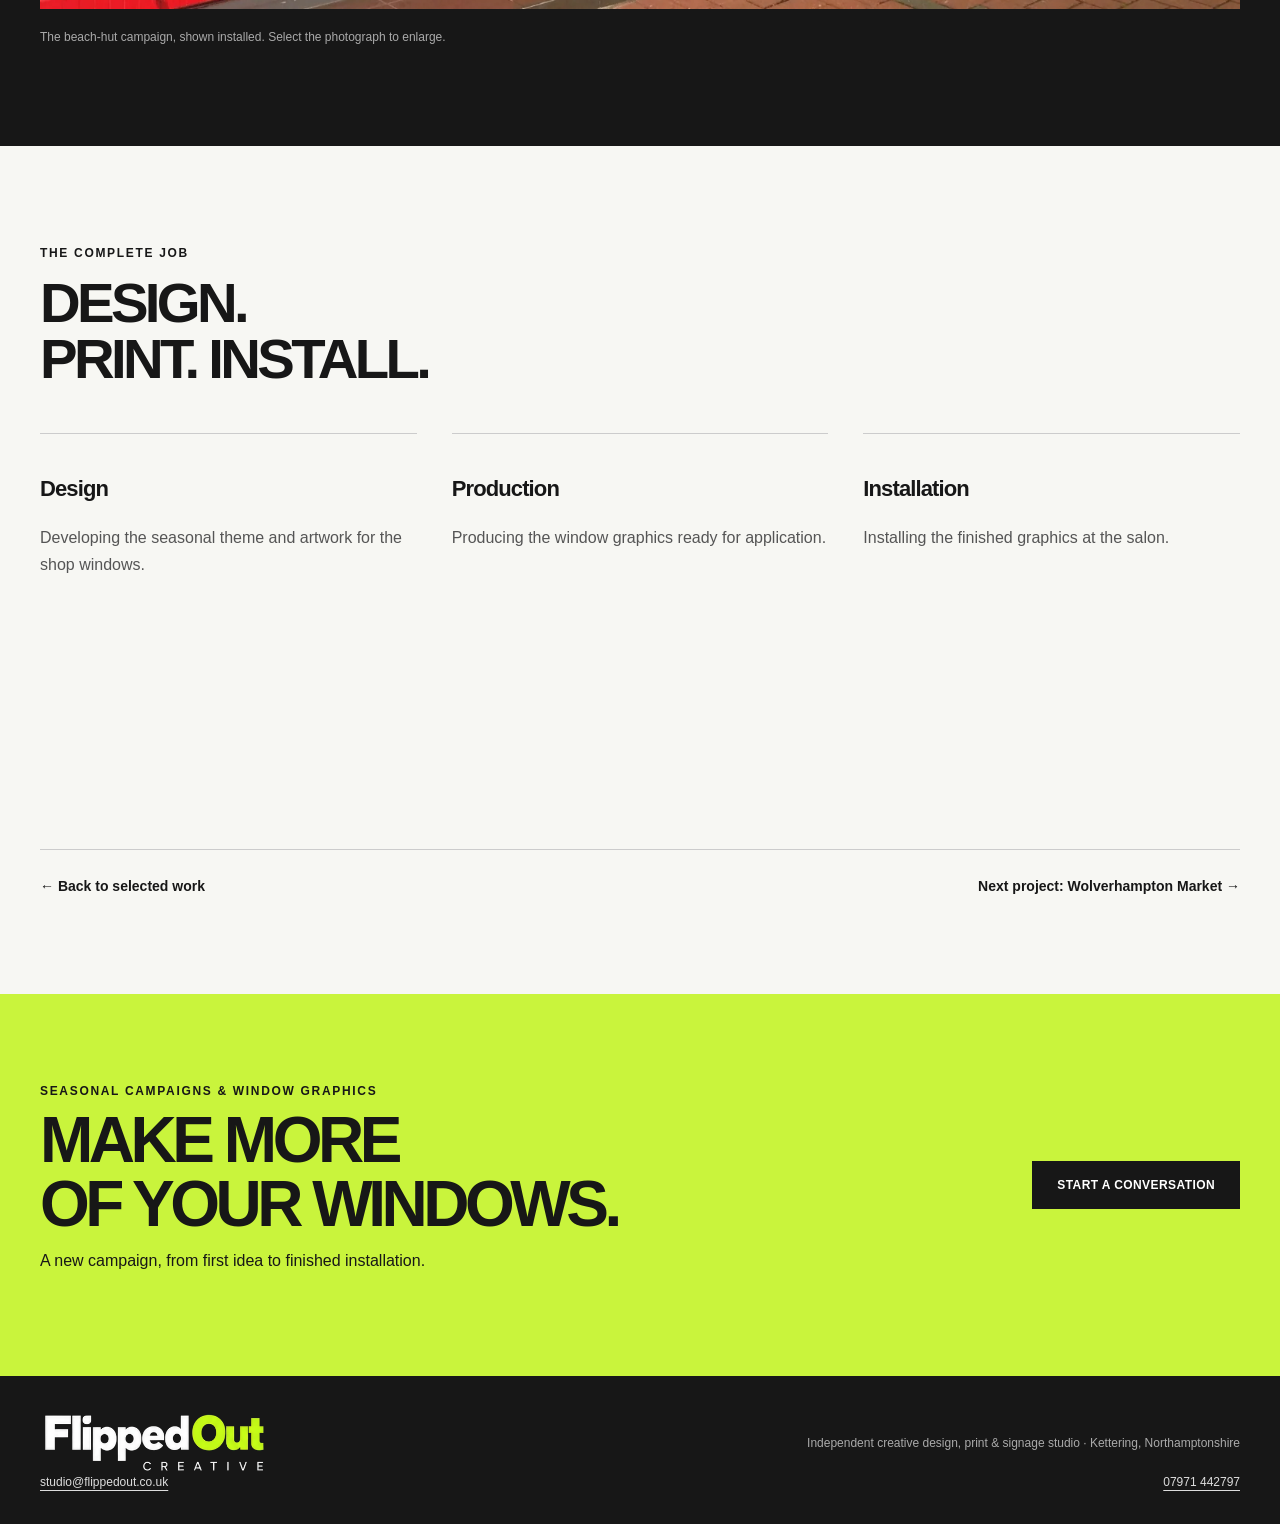
<file: public/strand-hair-salon.html>
<!doctype html><html lang="en-GB"><head><meta charset="utf-8"><meta name="viewport" content="width=device-width, initial-scale=1"><meta name="description" content="Strand Hair Salon: seasonal window graphic design, production and installation by Flipped Out Creative."><title>Strand Hair Salon | Flipped Out Creative</title><style>
:root{--ink:#171717;--lime:#c9f43c;--paper:#f7f7f3;--muted:#666}*{box-sizing:border-box}html{scroll-behavior:smooth}body{margin:0;color:var(--ink);background:var(--paper);font-family:Arial,Helvetica,sans-serif;-webkit-font-smoothing:antialiased}a{color:inherit;text-decoration:none}img{max-width:100%;display:block}button{font:inherit}.wrap{width:min(1320px,calc(100% - 80px));margin:auto}.eyebrow{font-size:12px;font-weight:800;letter-spacing:.14em;text-transform:uppercase}.nav{background:#171717;color:white}.nav-inner{display:flex;align-items:center;justify-content:space-between;gap:30px;min-height:86px}.brand{font-size:24px;font-weight:950;letter-spacing:-.075em;white-space:nowrap}.brand b{color:var(--lime)}.nav-links{display:flex;align-items:center;gap:30px;font-size:13px;font-weight:700}.nav-links a:hover{color:var(--lime)}.btn{display:inline-block;background:var(--lime);padding:16px 24px;font-weight:800;font-size:12px;letter-spacing:.035em;text-transform:uppercase;border:1px solid var(--lime)}.btn.outline{background:transparent;border-color:var(--ink)}.nav .btn{padding:14px 20px;color:var(--ink)}.hero{display:grid;grid-template-columns:46% 54%;min-height:600px;background:#fff}.hero-copy{padding:90px max(40px,calc((100vw - 1320px)/2)) 80px max(40px,calc((100vw - 1320px)/2));padding-right:45px;display:flex;flex-direction:column;justify-content:center}.hero h1{font-size:clamp(54px,5.4vw,93px);line-height:.94;letter-spacing:-.075em;margin:28px 0}.hero h1 span{color:#92b722}.hero p{font-size:18px;line-height:1.6;max-width:470px;color:#4a4a4a}.actions{display:flex;gap:12px;flex-wrap:wrap;margin-top:24px}.hero-image{background:#ddd;min-height:500px}.hero-image img{width:100%;height:100%;object-fit:cover;object-position:55% 50%}.section{padding:100px 0}.section-heading{display:flex;justify-content:space-between;align-items:end;gap:20px;margin-bottom:36px}.section h2{font-size:clamp(36px,4.4vw,64px);line-height:1;letter-spacing:-.065em;margin:15px 0 0}.intro{max-width:450px;line-height:1.65;color:#5b5b5b}.services{background:var(--lime);padding:45px 0}.service-grid{display:grid;grid-template-columns:repeat(4,1fr);gap:30px}.service{border-top:1px solid #1a1a1a;padding-top:16px}.service small{font-size:12px}.service h3{font-size:20px;letter-spacing:-.035em;margin:22px 0 0}.projects{display:grid;grid-template-columns:repeat(3,1fr);gap:32px}.project{min-width:0}.project .photo{aspect-ratio:1.3;background:#ddd;overflow:hidden}.project img{width:100%;height:100%;object-fit:cover;transition:transform .4s}.project:hover img{transform:scale(1.035)}.project h3{font-size:22px;letter-spacing:-.045em;margin:17px 0 6px}.project p{font-size:13px;color:#666;line-height:1.55;margin:0}.project.feature{grid-column:span 2}.project.feature .photo{aspect-ratio:2.05}.project.feature h3{font-size:27px}.about{background:#1b1b1b;color:white}.about-grid{display:grid;grid-template-columns:1.1fr .9fr;gap:100px;align-items:center}.about p{font-size:18px;line-height:1.75;color:#d0d0d0}.heritage{display:flex;align-items:center;justify-content:center;min-height:390px;background:#2b2b2b;padding:50px}.heritage img{width:min(300px,75%)}.about h2{color:white}.about strong{color:var(--lime)}.cta{background:var(--lime);padding:90px 0}.cta-inner{display:flex;align-items:center;justify-content:space-between;gap:30px}.cta h2{font-size:clamp(40px,5vw,76px);line-height:1;letter-spacing:-.07em;margin:10px 0}.cta .btn{background:#171717;border-color:#171717;color:white}.footer{background:#171717;color:#fff;padding:35px 0}.footer .wrap{display:flex;justify-content:space-between;gap:25px;flex-wrap:wrap;align-items:center}.footer p{font-size:12px;color:#aaa}.note{padding:14px 20px;background:#ededeb;font-size:12px;color:#666;text-align:center}.mobile-menu{display:none}@media(max-width:1000px){.wrap{width:calc(100% - 48px)}.hero{grid-template-columns:1fr 1fr}.hero-copy{padding:55px 30px}.hero h1{font-size:clamp(48px,6vw,72px)}.nav-links{gap:16px}.about-grid{gap:40px}}@media(max-width:720px){.nav-inner{min-height:72px}.brand{font-size:22px}.nav-links{display:none;position:absolute;top:72px;left:0;right:0;background:#171717;padding:20px 24px;flex-direction:column;align-items:start;z-index:10}.nav-links.open{display:flex}.mobile-menu{display:block;background:none;border:1px solid #777;color:white;padding:10px 12px}.hero{display:flex;flex-direction:column}.hero-copy{padding:65px 24px}.hero h1{font-size:clamp(56px,12vw,84px)}.hero-image{min-height:340px;height:340px}.section{padding:70px 0}.section-heading{display:block}.service-grid{grid-template-columns:repeat(2,1fr);gap:25px}.projects{grid-template-columns:1fr;gap:34px}.project.feature{grid-column:auto}.project.feature .photo{aspect-ratio:1.3}.about-grid{grid-template-columns:1fr}.heritage{min-height:270px}.cta-inner{display:block}.cta .btn{margin-top:20px}.footer .wrap{display:block}}

/* Refined photographic hero carousel */
.hero-image{position:relative;overflow:hidden;background:#1b1b1b}
.hero-slide{position:absolute;inset:0;opacity:0;transition:opacity 1.1s ease;pointer-events:none}
.hero-slide.active{opacity:1;pointer-events:auto}
.hero-slide img{height:100%;width:100%;object-fit:cover}
.hero-controls{position:absolute;z-index:2;bottom:25px;left:26px;display:flex;gap:9px}
.hero-dot{height:10px;width:10px;border-radius:50%;border:1px solid white;background:transparent;cursor:pointer;padding:0}
.hero-dot[aria-current="true"]{background:var(--lime);border-color:var(--lime)}
.hero-image:focus-within .hero-dot{outline-offset:4px}
@media(prefers-reduced-motion:reduce){.hero-slide{transition:none}}

.case-intro{padding:64px 0 48px}.back{font-size:13px;color:#666;display:inline-block;margin-bottom:56px}.case-intro h1{font-size:clamp(52px,7.6vw,110px);line-height:.94;letter-spacing:-.07em;margin:22px 0 32px;max-width:1100px}.case-lead{display:grid;grid-template-columns:1.3fr 1fr;gap:80px;align-items:end}.case-lead p{font-size:21px;line-height:1.55;max-width:680px;margin:0}.scope{font-size:13px;line-height:1.8;color:#555;border-top:1px solid #ccc;padding-top:15px}.scope strong{color:#171717;display:block;font-size:11px;letter-spacing:.12em;text-transform:uppercase}.showcase{background:#e5e6e2;padding:65px 6%;display:grid;grid-template-columns:1.25fr 1fr;gap:30px;align-items:center}.showcase img{box-shadow:0 20px 36px #10193825;width:100%}.showcase .stack{display:grid;gap:24px}.showcase .cover{border-bottom:7px solid #fff}.story{display:grid;grid-template-columns:1fr 1.25fr;gap:100px}.story h2{font-size:clamp(35px,4vw,54px)}.story p{font-size:18px;line-height:1.75;color:#555;margin-top:0}.dark{background:#171717;color:white}.dark p{color:#c7c7c7}.sample-grid{display:grid;grid-template-columns:1fr 1fr;gap:28px;margin-top:45px}.sample-grid figure{margin:0}.sample-grid img{width:100%}.sample-grid figcaption{font-size:12px;color:#777;margin-top:12px;line-height:1.5}.dark figcaption{color:#aaa}.samples{border:0;padding:0;background:transparent;cursor:zoom-in;width:100%}.samples:focus-visible{outline:3px solid #0077ff;outline-offset:5px}.video-frame{margin-top:38px;background:#101938}.video-frame video{display:block;width:100%;aspect-ratio:16/9}.deliverables{display:grid;grid-template-columns:repeat(3,1fr);gap:35px;margin-top:50px}.deliverables article{border-top:1px solid #bbb;padding-top:20px}.deliverables h3{font-size:22px;letter-spacing:-.04em}.deliverables p{font-size:16px;line-height:1.7;color:#555}.case-cta{margin-top:30px}.lightbox{border:0;padding:0;background:#171717;color:white;width:min(1400px,96vw);max-height:96vh}.lightbox::backdrop{background:#000c}.lightbox img{width:100%;max-height:85vh;object-fit:contain}.lightbox button{display:block;margin:12px 15px 12px auto;background:#fff;border:0;padding:10px 18px;cursor:pointer}.section p.intro{max-width:620px}.caption{font-size:12px;color:#777;margin-top:16px}@media(max-width:720px){.case-intro{padding:38px 0}.back{margin-bottom:35px}.case-lead,.story{grid-template-columns:1fr;gap:28px}.case-lead p{font-size:18px}.showcase{padding:32px 24px;grid-template-columns:1fr}.showcase .stack{grid-template-columns:1fr 1fr;gap:12px}.sample-grid{grid-template-columns:1fr;gap:28px}.deliverables{grid-template-columns:1fr;gap:18px}.case-intro h1{font-size:clamp(32px,8.8vw,56px)}.story p{font-size:17px}}

.nerf-intro h1{font-size:clamp(44px,6.3vw,90px)}.nerf-hero{margin:0}.nerf-hero img{width:100%}.nerf-hero figcaption{font-size:12px;color:#777;margin-top:15px}.nerf-photo{margin:45px 0 0}.nerf-photo img{width:100%}.nerf-photo figcaption{color:#aaa;font-size:12px;margin-top:14px}.nerf-detail{display:grid;grid-template-columns:1.2fr 1fr;gap:65px;align-items:center}.nerf-detail figure{margin:0}.nerf-detail p{font-size:18px;line-height:1.75;color:#555}.nerf-detail h2{font-size:clamp(34px,4vw,54px)}.project-credit{font-size:13px;color:#777;margin-top:35px;padding-top:20px;border-top:1px solid #ccc;line-height:1.6}.next-project{display:flex;justify-content:space-between;gap:24px;border-top:1px solid #ccc;padding-top:28px;margin-top:55px;font-weight:700;font-size:14px}@media(max-width:720px){.nerf-intro h1{font-size:clamp(32px,8.8vw,56px)}.nerf-detail{grid-template-columns:1fr;gap:35px}.next-project{flex-direction:column}}

.va-deliverables{grid-template-columns:repeat(4,1fr)}.va-gallery{display:grid;grid-template-columns:1fr 1fr;gap:30px;margin-top:45px}.va-gallery figure{margin:0}.va-gallery figcaption{font-size:12px;line-height:1.5;color:#aaa;margin-top:14px}@media(max-width:900px){.va-deliverables{grid-template-columns:1fr 1fr}}@media(max-width:720px){.va-gallery,.va-deliverables{grid-template-columns:1fr}}

.case-wide h1{max-width:1150px}.project-overview{padding-bottom:65px}.project-photo{margin:0}.project-photo img{width:100%;height:auto}.project-photo figcaption{font-size:12px;color:#777;line-height:1.5;margin-top:15px}.case-split{display:grid;grid-template-columns:1.15fr 1fr;gap:70px;align-items:center}.case-split figure{margin:0}.case-split p{font-size:18px;line-height:1.75;color:#555}.case-split h2{font-size:clamp(32px,3.7vw,52px)}.dark .case-split p{color:#ccc}.case-split img{width:100%}.dark .project-photo figcaption{color:#aaa}.compact-shot{max-width:640px;margin:0 auto}.project-note{font-size:13px;color:#777;border-top:1px solid #ccc;padding-top:20px;margin-top:35px;line-height:1.65}.installation-hero{display:grid;grid-template-columns:1fr 1fr;gap:65px;align-items:center}.installation-hero img{width:100%;height:auto}.installation-hero p{font-size:18px;line-height:1.7;color:#555}.installation-hero h2{font-size:clamp(34px,3.8vw,54px)}.installation-hero figure{margin:0}.project-steps{display:grid;grid-template-columns:repeat(3,1fr);gap:35px;margin-top:45px}.project-steps article{padding-top:20px;border-top:1px solid #ccc}.project-steps p{font-size:16px;line-height:1.7;color:#555}.project-steps h3{font-size:22px;letter-spacing:-.04em}@media(max-width:720px){.case-split,.installation-hero,.project-steps{grid-template-columns:1fr;gap:30px}.project-overview{padding-bottom:35px}}
</style><link rel="stylesheet" href="assets/site.css"><link rel="canonical" href="https://www.flippedout.co.uk/strand-hair-salon.html"></head><body><a class="skip-link" href="#main-content">Skip to content</a><header class="nav"><div class="wrap nav-inner"><a href="index.html#top" class="brand" aria-label="Flipped Out Creative home"><span class="wordmark"><img src="assets/brand-showcase.webp" width="1149" height="1368" alt="Flipped Out Creative"></span></a><button class="mobile-menu" aria-label="Toggle navigation" aria-expanded="false">MENU</button><nav class="nav-links"><a href="services.html">SERVICES</a><a href="index.html#work">OUR WORK</a><a href="index.html#about">ABOUT</a><a href="index.html#contact">CONTACT</a><a class="btn" href="mailto:studio@flippedout.co.uk?subject=Project%20enquiry">LET'S TALK</a></nav></div></header><main id="main-content" tabindex="-1"><section class="case-intro nerf-intro case-wide"><div class="wrap"><a class="back" href="index.html#work">← Back to selected work</a><div class="eyebrow">STRAND HAIR SALON · WINDOW GRAPHICS</div><h1>SUMMER.<br>IN THE WINDOW.</h1><div class="case-lead"><p>Seasonal window graphics designed, produced and installed for Strand Hair Salon. Colourful ideas brought into the shopfront, from the artwork to the finished display.</p><div class="scope"><strong>Project</strong>Strand Hair Salon<strong style="margin-top:12px">Our contribution</strong>Creative design · Print production · Installation</div></div></div></section><div class="wrap project-overview"><figure class="project-photo"><img src="assets/strand-hero.webp" alt="Strand Hair Salon HELLO Summer window graphics with four colourful ice lollies" fetchpriority="high"><figcaption>The HELLO Summer window campaign. The photograph is cropped to focus on the graphics.</figcaption></figure></div><section class="section"><div class="wrap story"><div><div class="eyebrow">THE PROJECT</div><h2>A FRESH LOOK.<br>FOR THE SEASON.</h2></div><div><p>Strand’s windows provide space for bold seasonal campaigns. These two summer designs use familiar seaside imagery: colourful ice lollies in one, a row of beach huts in the other.</p><p>We handled each stage, from the design and print production through to installing the graphics on site. That keeps the artwork and its application connected throughout the job.</p></div></div></section><section class="section dark"><div class="wrap"><div class="eyebrow">ANOTHER SUMMER CAMPAIGN</div><h2>A DIFFERENT IDEA.<br>THE SAME SHOPFRONT.</h2><p class="intro">The beach-hut design uses the window space differently, with bright colours across the lower glass and the seasonal message above.</p><div style="margin-top:40px"><figure class="project-photo"><button class="samples" aria-label="Enlarge Strand Hair Salon summer window campaign with brightly coloured beach huts" data-image="assets/strand2.webp"><img loading="lazy" src="assets/strand2.webp" alt="Strand Hair Salon summer window campaign with brightly coloured beach huts"></button><figcaption>The beach-hut campaign, shown installed. Select the photograph to enlarge.</figcaption></figure></div></div></section><section class="section"><div class="wrap"><div class="eyebrow">THE COMPLETE JOB</div><h2>DESIGN.<br>PRINT. INSTALL.</h2><div class="project-steps"><article><h3>Design</h3><p>Developing the seasonal theme and artwork for the shop windows.</p></article><article><h3>Production</h3><p>Producing the window graphics ready for application.</p></article><article><h3>Installation</h3><p>Installing the finished graphics at the salon.</p></article></div></div></section><section class="section"><div class="wrap"><div class="next-project"><a href="index.html#work">← Back to selected work</a><a href="wolverhampton-market.html">Next project: Wolverhampton Market →</a></div></div></section><section class="cta"><div class="wrap cta-inner"><div><div class="eyebrow">SEASONAL CAMPAIGNS &amp; WINDOW GRAPHICS</div><h2>MAKE MORE<br>OF YOUR WINDOWS.</h2><p>A new campaign, from first idea to finished installation.</p></div><a class="btn" href="index.html#contact">START A CONVERSATION</a></div></section></main><footer class="footer"><div class="wrap"><a class="brand" href="index.html"><span class="wordmark"><img src="assets/brand-showcase.webp" width="1149" height="1368" alt="Flipped Out Creative"></span></a><p>Independent creative design, print &amp; signage studio · Kettering, Northamptonshire</p></div><div class="wrap footer-contact"><a href="mailto:studio@flippedout.co.uk">studio@flippedout.co.uk</a><a href="tel:+447971442797">07971 442797</a></div></footer><dialog class="lightbox"><button type="button" aria-label="Close enlarged page">CLOSE ×</button><img alt=""></dialog><script>const dialog=document.querySelector('dialog'),large=dialog.querySelector('img');document.querySelectorAll('[data-image]').forEach(b=>b.addEventListener('click',()=>{large.src=b.dataset.image;large.alt=b.querySelector('img').alt;dialog.showModal()}));dialog.querySelector('button').addEventListener('click',()=>dialog.close());dialog.addEventListener('click',e=>{if(e.target===dialog)dialog.close()});</script><script src="assets/site.js" defer></script></body></html>
</file>
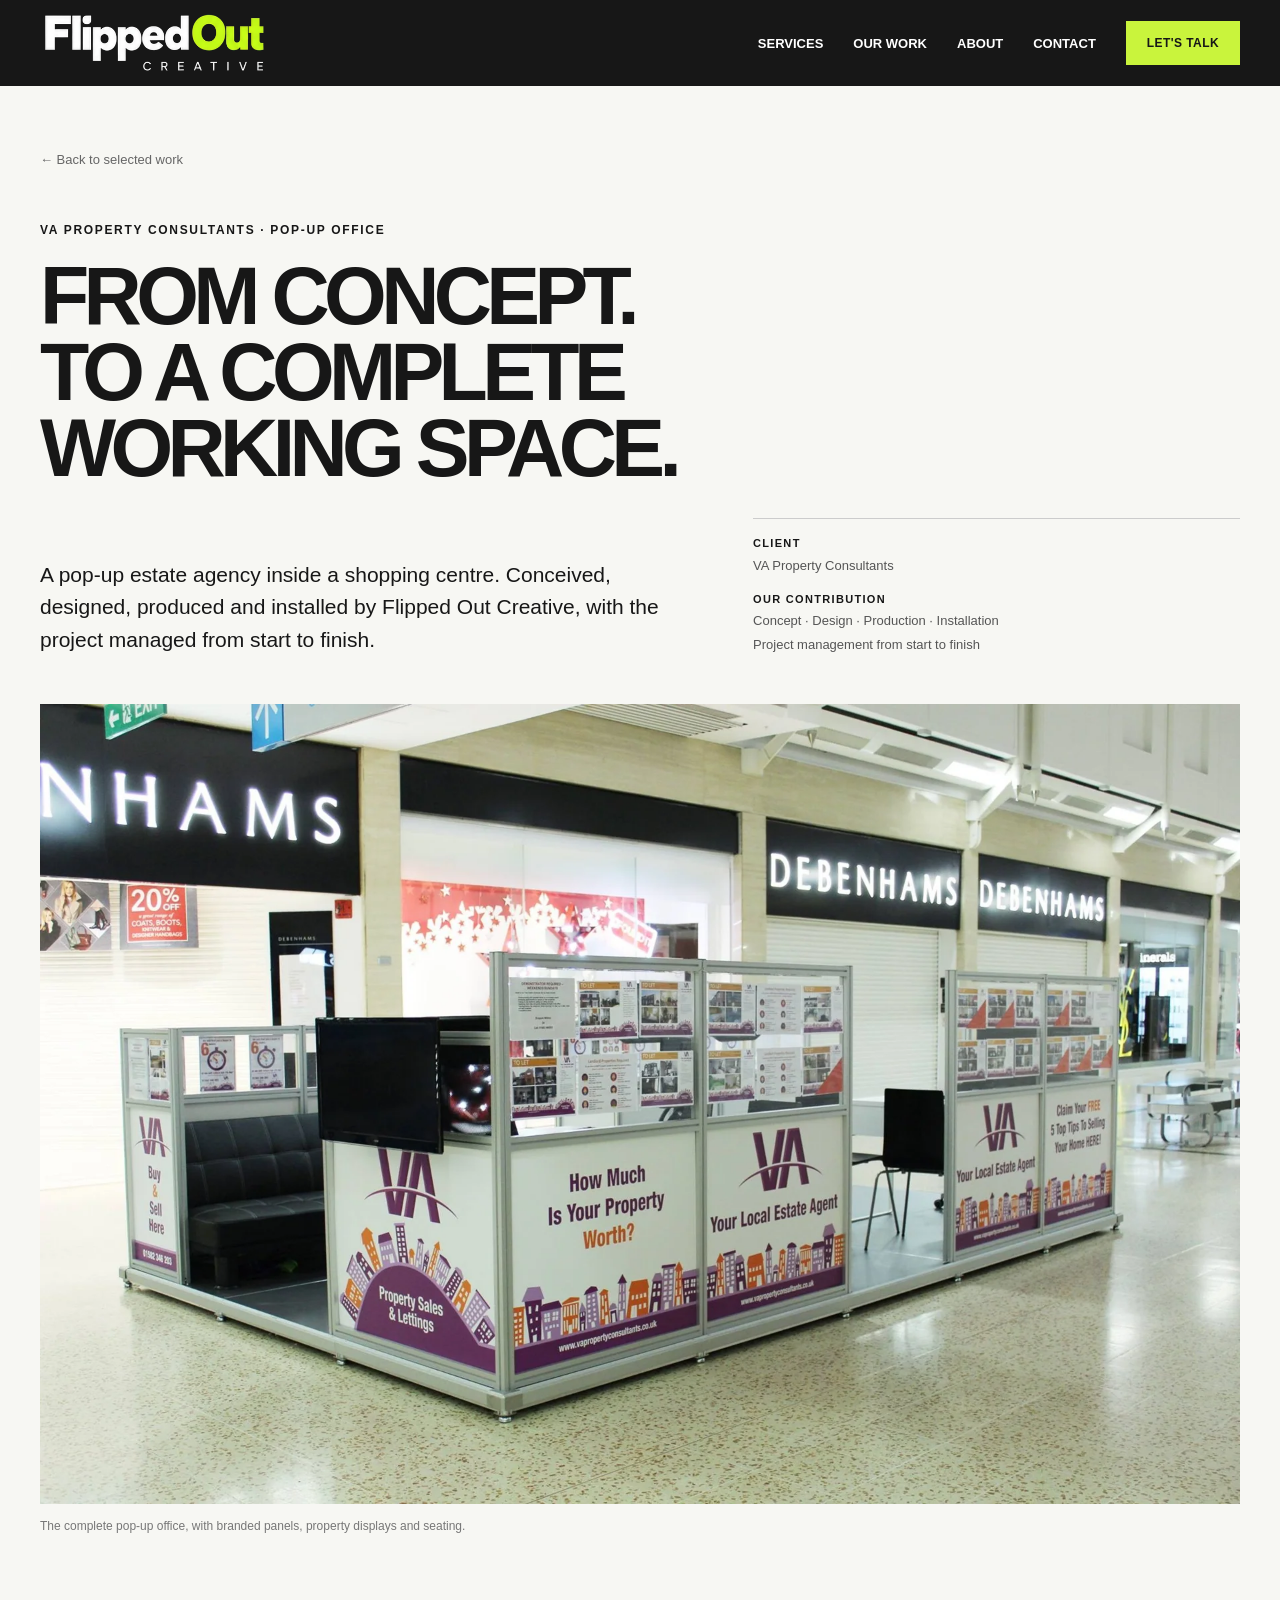
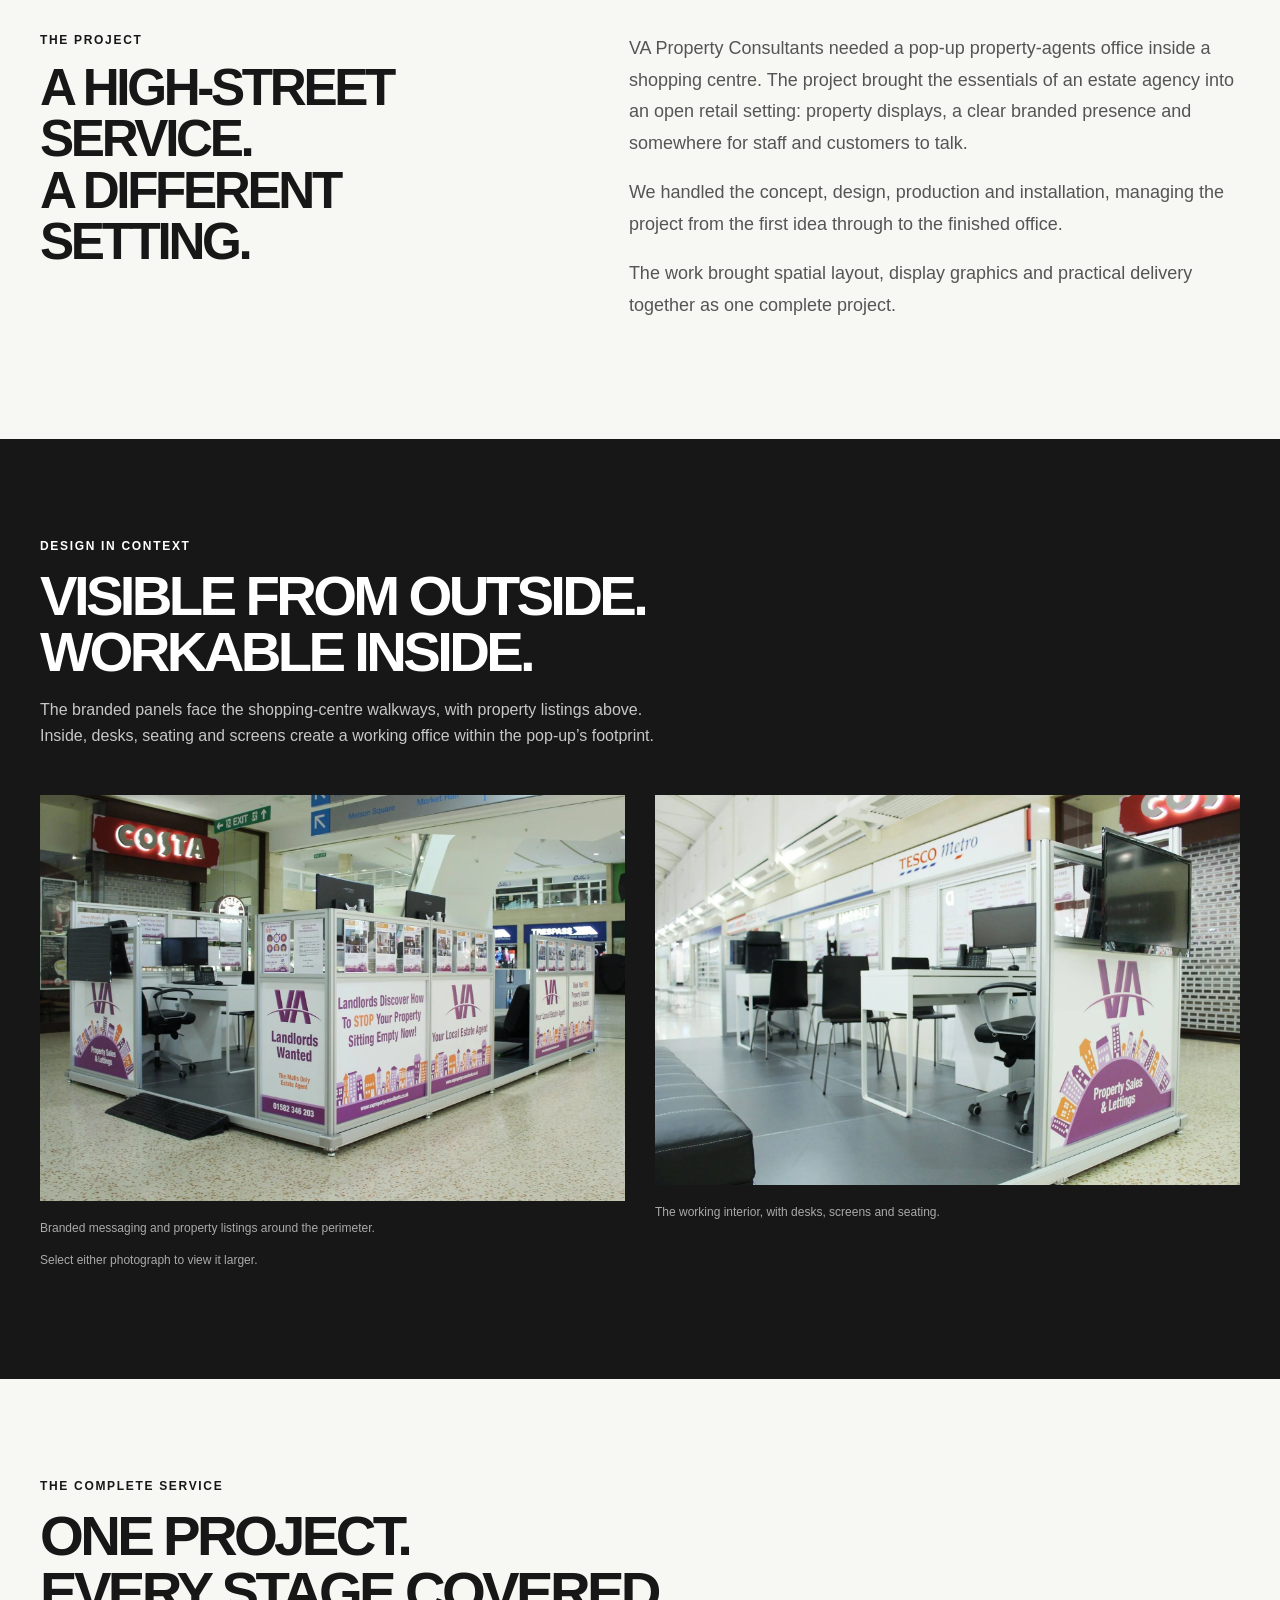
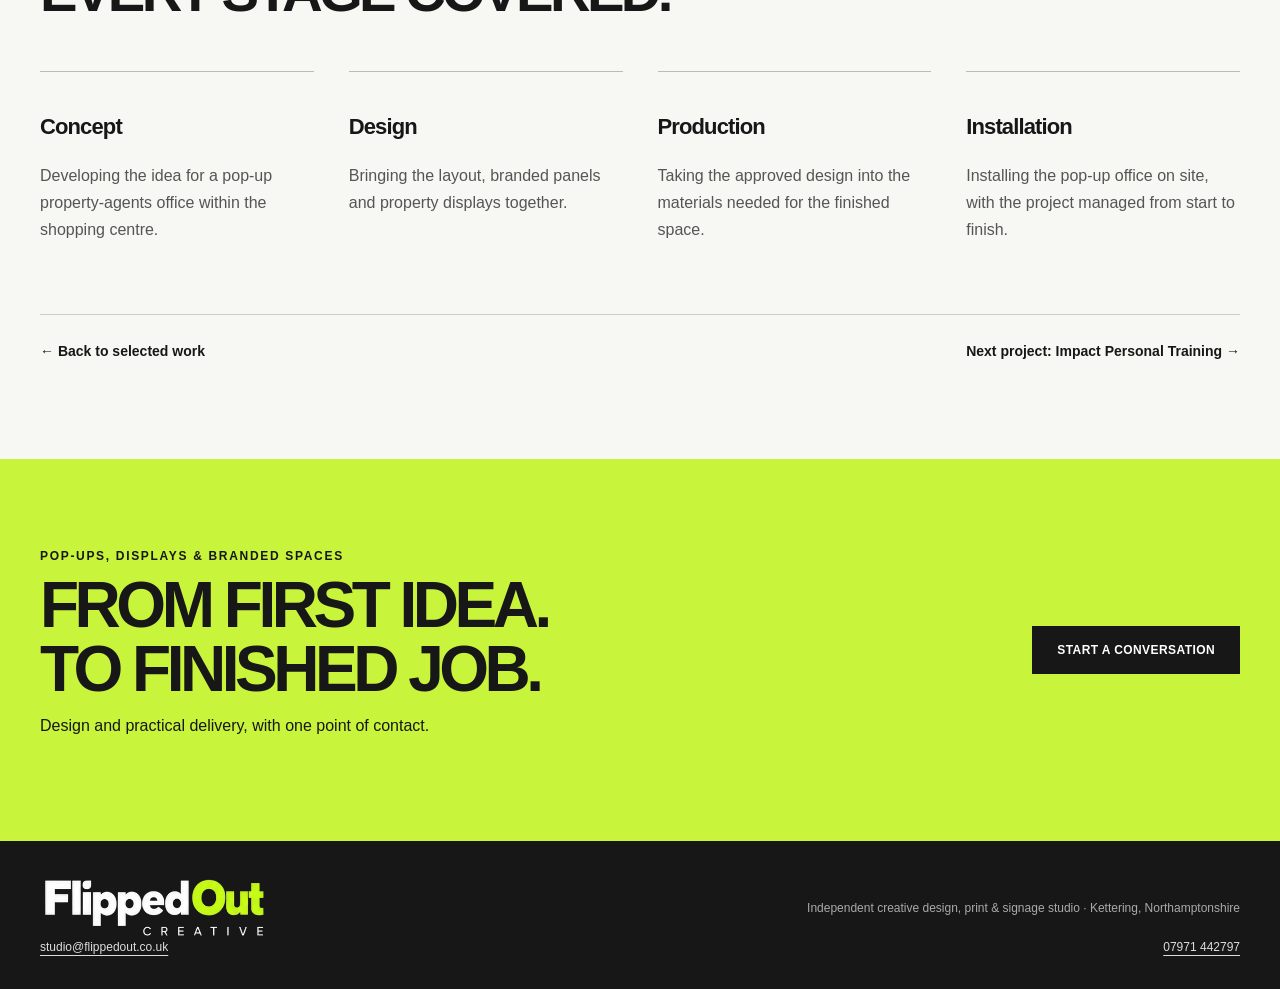
<file: public/va-property.html>
<!doctype html><html lang="en-GB"><head><meta charset="utf-8"><meta name="viewport" content="width=device-width, initial-scale=1"><meta name="description" content="VA Property Consultants: pop-up estate agency concept, design, production, installation and project management by Flipped Out Creative."><title>VA Property Consultants | Flipped Out Creative</title><style>
:root{--ink:#171717;--lime:#c9f43c;--paper:#f7f7f3;--muted:#666}*{box-sizing:border-box}html{scroll-behavior:smooth}body{margin:0;color:var(--ink);background:var(--paper);font-family:Arial,Helvetica,sans-serif;-webkit-font-smoothing:antialiased}a{color:inherit;text-decoration:none}img{max-width:100%;display:block}button{font:inherit}.wrap{width:min(1320px,calc(100% - 80px));margin:auto}.eyebrow{font-size:12px;font-weight:800;letter-spacing:.14em;text-transform:uppercase}.nav{background:#171717;color:white}.nav-inner{display:flex;align-items:center;justify-content:space-between;gap:30px;min-height:86px}.brand{font-size:24px;font-weight:950;letter-spacing:-.075em;white-space:nowrap}.brand b{color:var(--lime)}.nav-links{display:flex;align-items:center;gap:30px;font-size:13px;font-weight:700}.nav-links a:hover{color:var(--lime)}.btn{display:inline-block;background:var(--lime);padding:16px 24px;font-weight:800;font-size:12px;letter-spacing:.035em;text-transform:uppercase;border:1px solid var(--lime)}.btn.outline{background:transparent;border-color:var(--ink)}.nav .btn{padding:14px 20px;color:var(--ink)}.hero{display:grid;grid-template-columns:46% 54%;min-height:600px;background:#fff}.hero-copy{padding:90px max(40px,calc((100vw - 1320px)/2)) 80px max(40px,calc((100vw - 1320px)/2));padding-right:45px;display:flex;flex-direction:column;justify-content:center}.hero h1{font-size:clamp(54px,5.4vw,93px);line-height:.94;letter-spacing:-.075em;margin:28px 0}.hero h1 span{color:#92b722}.hero p{font-size:18px;line-height:1.6;max-width:470px;color:#4a4a4a}.actions{display:flex;gap:12px;flex-wrap:wrap;margin-top:24px}.hero-image{background:#ddd;min-height:500px}.hero-image img{width:100%;height:100%;object-fit:cover;object-position:55% 50%}.section{padding:100px 0}.section-heading{display:flex;justify-content:space-between;align-items:end;gap:20px;margin-bottom:36px}.section h2{font-size:clamp(36px,4.4vw,64px);line-height:1;letter-spacing:-.065em;margin:15px 0 0}.intro{max-width:450px;line-height:1.65;color:#5b5b5b}.services{background:var(--lime);padding:45px 0}.service-grid{display:grid;grid-template-columns:repeat(4,1fr);gap:30px}.service{border-top:1px solid #1a1a1a;padding-top:16px}.service small{font-size:12px}.service h3{font-size:20px;letter-spacing:-.035em;margin:22px 0 0}.projects{display:grid;grid-template-columns:repeat(3,1fr);gap:32px}.project{min-width:0}.project .photo{aspect-ratio:1.3;background:#ddd;overflow:hidden}.project img{width:100%;height:100%;object-fit:cover;transition:transform .4s}.project:hover img{transform:scale(1.035)}.project h3{font-size:22px;letter-spacing:-.045em;margin:17px 0 6px}.project p{font-size:13px;color:#666;line-height:1.55;margin:0}.project.feature{grid-column:span 2}.project.feature .photo{aspect-ratio:2.05}.project.feature h3{font-size:27px}.about{background:#1b1b1b;color:white}.about-grid{display:grid;grid-template-columns:1.1fr .9fr;gap:100px;align-items:center}.about p{font-size:18px;line-height:1.75;color:#d0d0d0}.heritage{display:flex;align-items:center;justify-content:center;min-height:390px;background:#2b2b2b;padding:50px}.heritage img{width:min(300px,75%)}.about h2{color:white}.about strong{color:var(--lime)}.cta{background:var(--lime);padding:90px 0}.cta-inner{display:flex;align-items:center;justify-content:space-between;gap:30px}.cta h2{font-size:clamp(40px,5vw,76px);line-height:1;letter-spacing:-.07em;margin:10px 0}.cta .btn{background:#171717;border-color:#171717;color:white}.footer{background:#171717;color:#fff;padding:35px 0}.footer .wrap{display:flex;justify-content:space-between;gap:25px;flex-wrap:wrap;align-items:center}.footer p{font-size:12px;color:#aaa}.note{padding:14px 20px;background:#ededeb;font-size:12px;color:#666;text-align:center}.mobile-menu{display:none}@media(max-width:1000px){.wrap{width:calc(100% - 48px)}.hero{grid-template-columns:1fr 1fr}.hero-copy{padding:55px 30px}.hero h1{font-size:clamp(48px,6vw,72px)}.nav-links{gap:16px}.about-grid{gap:40px}}@media(max-width:720px){.nav-inner{min-height:72px}.brand{font-size:22px}.nav-links{display:none;position:absolute;top:72px;left:0;right:0;background:#171717;padding:20px 24px;flex-direction:column;align-items:start;z-index:10}.nav-links.open{display:flex}.mobile-menu{display:block;background:none;border:1px solid #777;color:white;padding:10px 12px}.hero{display:flex;flex-direction:column}.hero-copy{padding:65px 24px}.hero h1{font-size:clamp(56px,12vw,84px)}.hero-image{min-height:340px;height:340px}.section{padding:70px 0}.section-heading{display:block}.service-grid{grid-template-columns:repeat(2,1fr);gap:25px}.projects{grid-template-columns:1fr;gap:34px}.project.feature{grid-column:auto}.project.feature .photo{aspect-ratio:1.3}.about-grid{grid-template-columns:1fr}.heritage{min-height:270px}.cta-inner{display:block}.cta .btn{margin-top:20px}.footer .wrap{display:block}}

/* Refined photographic hero carousel */
.hero-image{position:relative;overflow:hidden;background:#1b1b1b}
.hero-slide{position:absolute;inset:0;opacity:0;transition:opacity 1.1s ease;pointer-events:none}
.hero-slide.active{opacity:1;pointer-events:auto}
.hero-slide img{height:100%;width:100%;object-fit:cover}
.hero-controls{position:absolute;z-index:2;bottom:25px;left:26px;display:flex;gap:9px}
.hero-dot{height:10px;width:10px;border-radius:50%;border:1px solid white;background:transparent;cursor:pointer;padding:0}
.hero-dot[aria-current="true"]{background:var(--lime);border-color:var(--lime)}
.hero-image:focus-within .hero-dot{outline-offset:4px}
@media(prefers-reduced-motion:reduce){.hero-slide{transition:none}}

.case-intro{padding:64px 0 48px}.back{font-size:13px;color:#666;display:inline-block;margin-bottom:56px}.case-intro h1{font-size:clamp(52px,7.6vw,110px);line-height:.94;letter-spacing:-.07em;margin:22px 0 32px;max-width:1100px}.case-lead{display:grid;grid-template-columns:1.3fr 1fr;gap:80px;align-items:end}.case-lead p{font-size:21px;line-height:1.55;max-width:680px;margin:0}.scope{font-size:13px;line-height:1.8;color:#555;border-top:1px solid #ccc;padding-top:15px}.scope strong{color:#171717;display:block;font-size:11px;letter-spacing:.12em;text-transform:uppercase}.showcase{background:#e5e6e2;padding:65px 6%;display:grid;grid-template-columns:1.25fr 1fr;gap:30px;align-items:center}.showcase img{box-shadow:0 20px 36px #10193825;width:100%}.showcase .stack{display:grid;gap:24px}.showcase .cover{border-bottom:7px solid #fff}.story{display:grid;grid-template-columns:1fr 1.25fr;gap:100px}.story h2{font-size:clamp(35px,4vw,54px)}.story p{font-size:18px;line-height:1.75;color:#555;margin-top:0}.dark{background:#171717;color:white}.dark p{color:#c7c7c7}.sample-grid{display:grid;grid-template-columns:1fr 1fr;gap:28px;margin-top:45px}.sample-grid figure{margin:0}.sample-grid img{width:100%}.sample-grid figcaption{font-size:12px;color:#777;margin-top:12px;line-height:1.5}.dark figcaption{color:#aaa}.samples{border:0;padding:0;background:transparent;cursor:zoom-in;width:100%}.samples:focus-visible{outline:3px solid #0077ff;outline-offset:5px}.video-frame{margin-top:38px;background:#101938}.video-frame video{display:block;width:100%;aspect-ratio:16/9}.deliverables{display:grid;grid-template-columns:repeat(3,1fr);gap:35px;margin-top:50px}.deliverables article{border-top:1px solid #bbb;padding-top:20px}.deliverables h3{font-size:22px;letter-spacing:-.04em}.deliverables p{font-size:16px;line-height:1.7;color:#555}.case-cta{margin-top:30px}.lightbox{border:0;padding:0;background:#171717;color:white;width:min(1400px,96vw);max-height:96vh}.lightbox::backdrop{background:#000c}.lightbox img{width:100%;max-height:85vh;object-fit:contain}.lightbox button{display:block;margin:12px 15px 12px auto;background:#fff;border:0;padding:10px 18px;cursor:pointer}.section p.intro{max-width:620px}.caption{font-size:12px;color:#777;margin-top:16px}@media(max-width:720px){.case-intro{padding:38px 0}.back{margin-bottom:35px}.case-lead,.story{grid-template-columns:1fr;gap:28px}.case-lead p{font-size:18px}.showcase{padding:32px 24px;grid-template-columns:1fr}.showcase .stack{grid-template-columns:1fr 1fr;gap:12px}.sample-grid{grid-template-columns:1fr;gap:28px}.deliverables{grid-template-columns:1fr;gap:18px}.case-intro h1{font-size:clamp(32px,8.8vw,56px)}.story p{font-size:17px}}

.nerf-intro h1{font-size:clamp(44px,6.3vw,90px)}.nerf-hero{margin:0}.nerf-hero img{width:100%}.nerf-hero figcaption{font-size:12px;color:#777;margin-top:15px}.nerf-photo{margin:45px 0 0}.nerf-photo img{width:100%}.nerf-photo figcaption{color:#aaa;font-size:12px;margin-top:14px}.nerf-detail{display:grid;grid-template-columns:1.2fr 1fr;gap:65px;align-items:center}.nerf-detail figure{margin:0}.nerf-detail p{font-size:18px;line-height:1.75;color:#555}.nerf-detail h2{font-size:clamp(34px,4vw,54px)}.project-credit{font-size:13px;color:#777;margin-top:35px;padding-top:20px;border-top:1px solid #ccc;line-height:1.6}.next-project{display:flex;justify-content:space-between;gap:24px;border-top:1px solid #ccc;padding-top:28px;margin-top:55px;font-weight:700;font-size:14px}@media(max-width:720px){.nerf-intro h1{font-size:clamp(32px,8.8vw,56px)}.nerf-detail{grid-template-columns:1fr;gap:35px}.next-project{flex-direction:column}}

.va-deliverables{grid-template-columns:repeat(4,1fr)}.va-gallery{display:grid;grid-template-columns:1fr 1fr;gap:30px;margin-top:45px}.va-gallery figure{margin:0}.va-gallery figcaption{font-size:12px;line-height:1.5;color:#aaa;margin-top:14px}@media(max-width:900px){.va-deliverables{grid-template-columns:1fr 1fr}}@media(max-width:720px){.va-gallery,.va-deliverables{grid-template-columns:1fr}}
</style><link rel="stylesheet" href="assets/site.css"><link rel="canonical" href="https://www.flippedout.co.uk/va-property.html"></head><body><a class="skip-link" href="#main-content">Skip to content</a><header class="nav"><div class="wrap nav-inner"><a href="index.html#top" class="brand" aria-label="Flipped Out Creative home"><span class="wordmark"><img src="assets/brand-showcase.webp" width="1149" height="1368" alt="Flipped Out Creative"></span></a><button class="mobile-menu" aria-label="Toggle navigation" aria-expanded="false">MENU</button><nav class="nav-links"><a href="services.html">SERVICES</a><a href="index.html#work">OUR WORK</a><a href="index.html#about">ABOUT</a><a href="index.html#contact">CONTACT</a><a class="btn" href="mailto:studio@flippedout.co.uk?subject=Project%20enquiry">LET'S TALK</a></nav></div></header><main id="main-content" tabindex="-1"><section class="case-intro nerf-intro"><div class="wrap"><a class="back" href="index.html#work">← Back to selected work</a><div class="eyebrow">VA PROPERTY CONSULTANTS · POP-UP OFFICE</div><h1>FROM CONCEPT.<br>TO A COMPLETE<br>WORKING SPACE.</h1><div class="case-lead"><p>A pop-up estate agency inside a shopping centre. Conceived, designed, produced and installed by Flipped Out Creative, with the project managed from start to finish.</p><div class="scope"><strong>Client</strong>VA Property Consultants<strong style="margin-top:12px">Our contribution</strong>Concept · Design · Production · Installation<br>Project management from start to finish</div></div></div></section>
<div class="wrap"><figure class="nerf-hero"><img src="assets/va.webp" alt="VA Property Consultants complete pop-up estate agency inside a shopping centre" fetchpriority="high"><figcaption>The complete pop-up office, with branded panels, property displays and seating.</figcaption></figure></div>
<section class="section"><div class="wrap story"><div><div class="eyebrow">THE PROJECT</div><h2>A HIGH-STREET<br>SERVICE.<br>A DIFFERENT SETTING.</h2></div><div><p>VA Property Consultants needed a pop-up property-agents office inside a shopping centre. The project brought the essentials of an estate agency into an open retail setting: property displays, a clear branded presence and somewhere for staff and customers to talk.</p><p>We handled the concept, design, production and installation, managing the project from the first idea through to the finished office.</p><p>The work brought spatial layout, display graphics and practical delivery together as one complete project.</p></div></div></section>
<section class="section dark"><div class="wrap"><div class="eyebrow">DESIGN IN CONTEXT</div><h2>VISIBLE FROM OUTSIDE.<br>WORKABLE INSIDE.</h2><p class="intro">The branded panels face the shopping-centre walkways, with property listings above. Inside, desks, seating and screens create a working office within the pop-up’s footprint.</p><div class="va-gallery"><figure><button class="samples" aria-label="Enlarge VA pop-up estate agency — branded panels and property listings" data-image="assets/va2.webp"><img loading="lazy" src="assets/va2.webp" alt="VA pop-up estate agency — branded panels and property listings"></button><figcaption>Branded messaging and property listings around the perimeter.</figcaption></figure><figure><button class="samples" aria-label="Enlarge VA pop-up office — desks, screens and customer seating" data-image="assets/va3.webp"><img loading="lazy" src="assets/va3.webp" alt="VA pop-up office — desks, screens and customer seating"></button><figcaption>The working interior, with desks, screens and seating.</figcaption></figure></div><p class="caption" style="color:#aaa">Select either photograph to view it larger.</p></div></section>
<section class="section"><div class="wrap"><div class="eyebrow">THE COMPLETE SERVICE</div><h2>ONE PROJECT.<br>EVERY STAGE COVERED.</h2><div class="deliverables va-deliverables"><article><h3>Concept</h3><p>Developing the idea for a pop-up property-agents office within the shopping centre.</p></article><article><h3>Design</h3><p>Bringing the layout, branded panels and property displays together.</p></article><article><h3>Production</h3><p>Taking the approved design into the materials needed for the finished space.</p></article><article><h3>Installation</h3><p>Installing the pop-up office on site, with the project managed from start to finish.</p></article></div><div class="next-project"><a href="index.html#work">← Back to selected work</a><a href="impact-personal-training.html">Next project: Impact Personal Training →</a></div></div></section>
<section class="cta"><div class="wrap cta-inner"><div><div class="eyebrow">POP-UPS, DISPLAYS &amp; BRANDED SPACES</div><h2>FROM FIRST IDEA.<br>TO FINISHED JOB.</h2><p>Design and practical delivery, with one point of contact.</p></div><a class="btn" href="index.html#contact">START A CONVERSATION</a></div></section></main><footer class="footer"><div class="wrap"><a class="brand" href="index.html"><span class="wordmark"><img src="assets/brand-showcase.webp" width="1149" height="1368" alt="Flipped Out Creative"></span></a><p>Independent creative design, print &amp; signage studio · Kettering, Northamptonshire</p></div><div class="wrap footer-contact"><a href="mailto:studio@flippedout.co.uk">studio@flippedout.co.uk</a><a href="tel:+447971442797">07971 442797</a></div></footer><dialog class="lightbox"><button type="button" aria-label="Close enlarged page">CLOSE ×</button><img alt=""></dialog><script>const dialog=document.querySelector('dialog'),large=dialog.querySelector('img');document.querySelectorAll('[data-image]').forEach(b=>b.addEventListener('click',()=>{large.src=b.dataset.image;large.alt=b.querySelector('img').alt;dialog.showModal()}));dialog.querySelector('button').addEventListener('click',()=>dialog.close());dialog.addEventListener('click',e=>{if(e.target===dialog)dialog.close()});</script><script src="assets/site.js" defer></script></body></html>
</file>
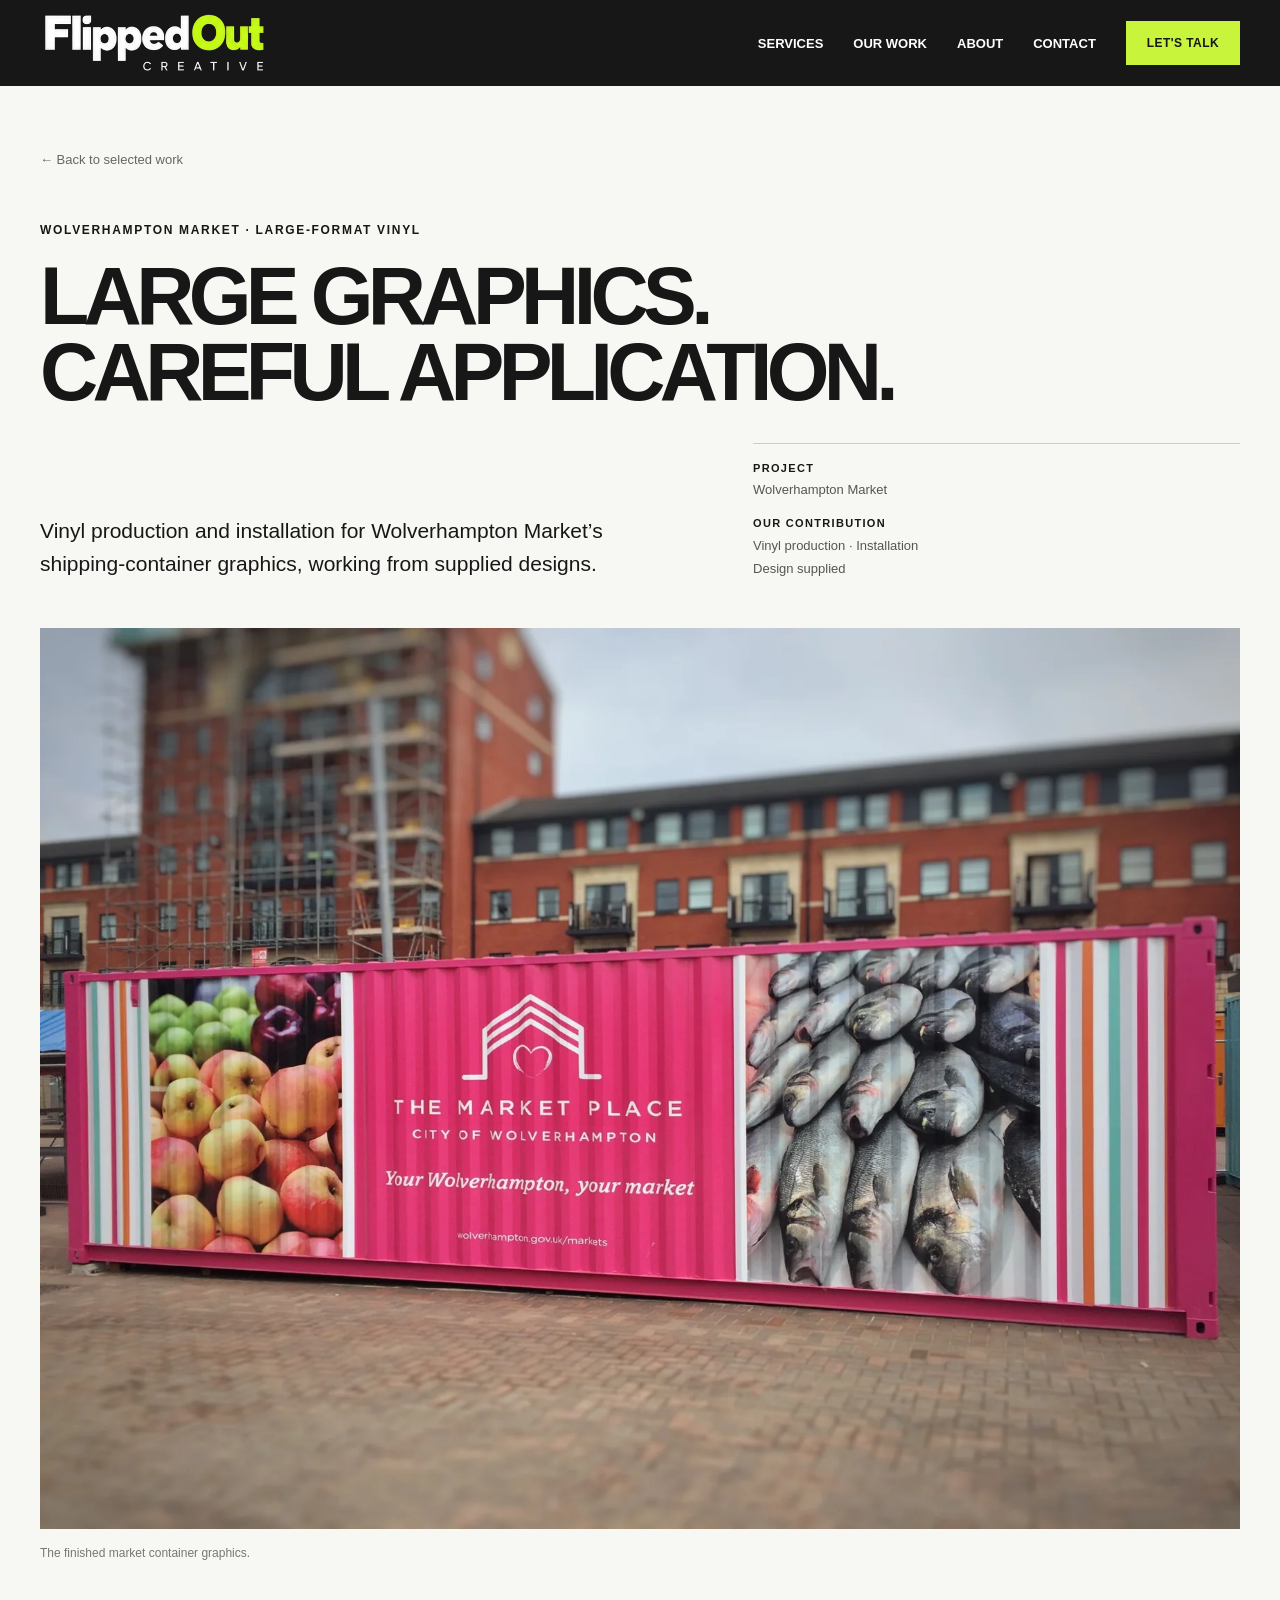
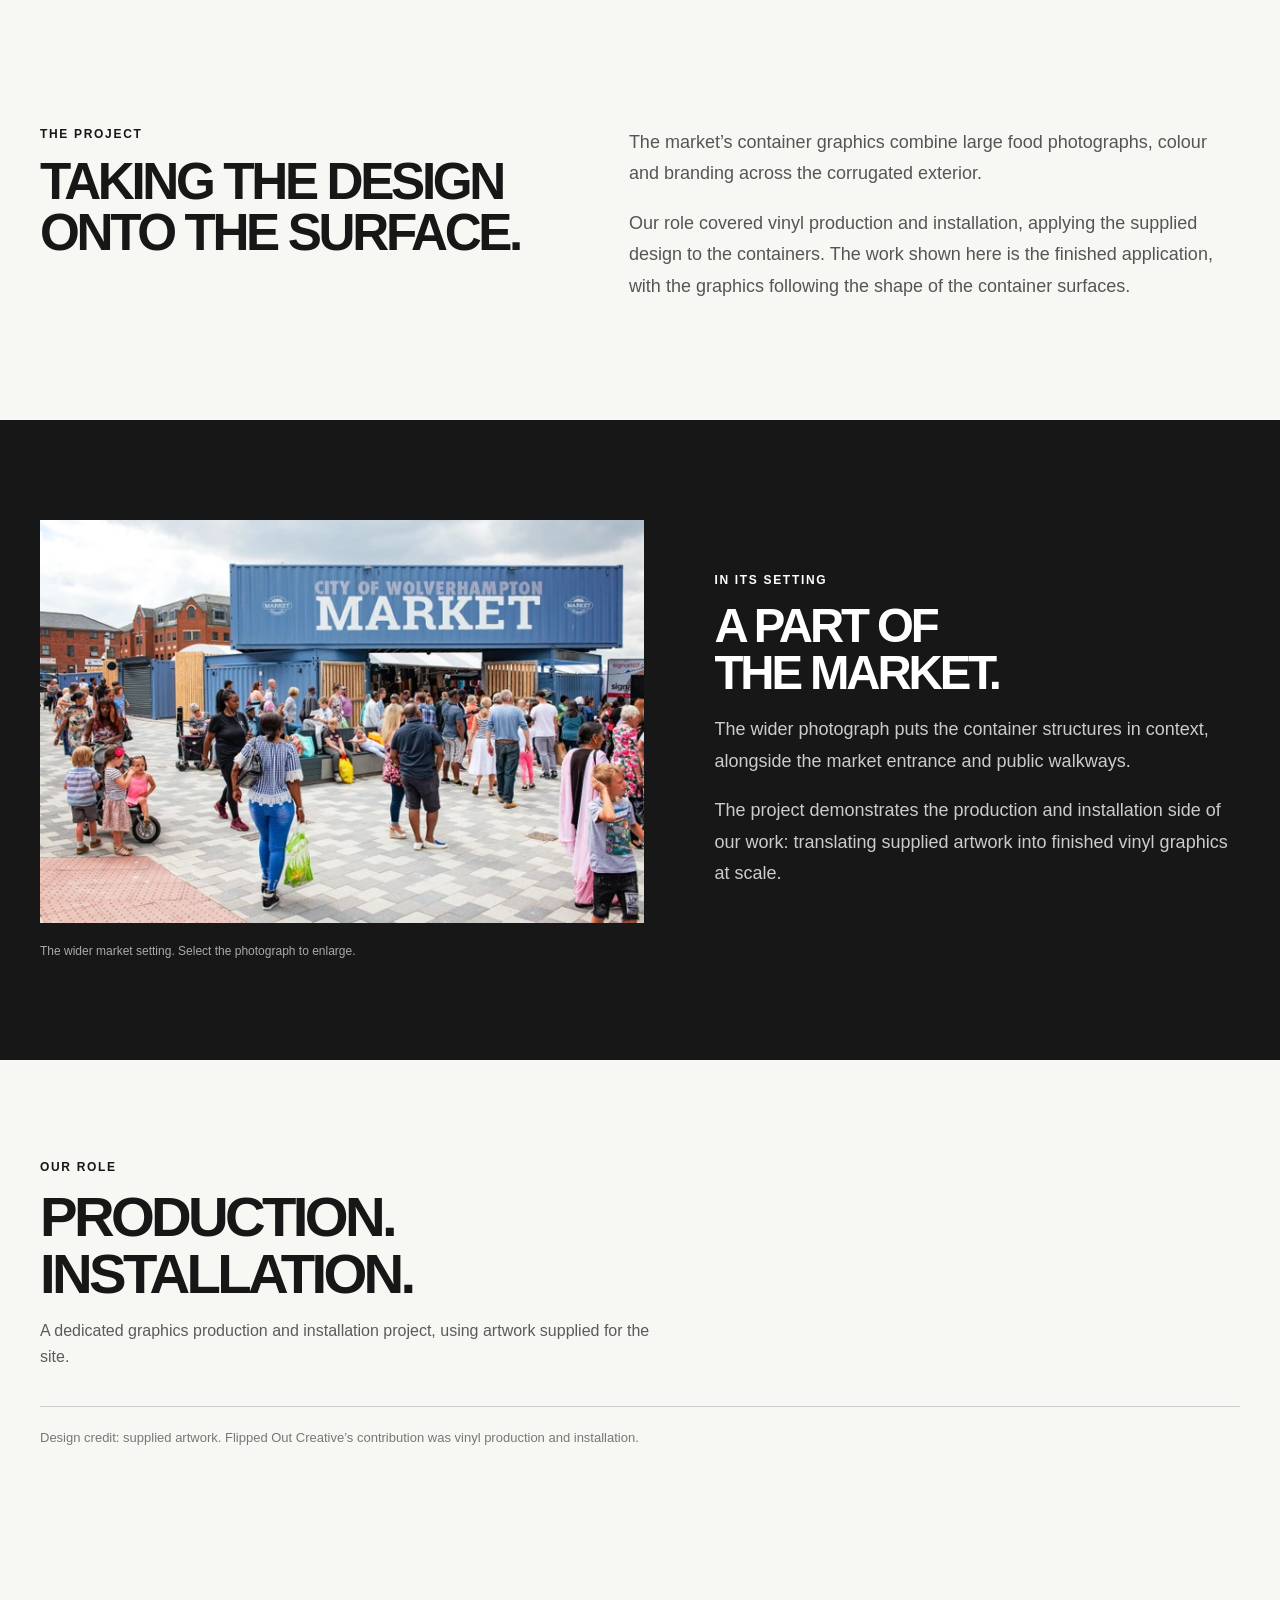
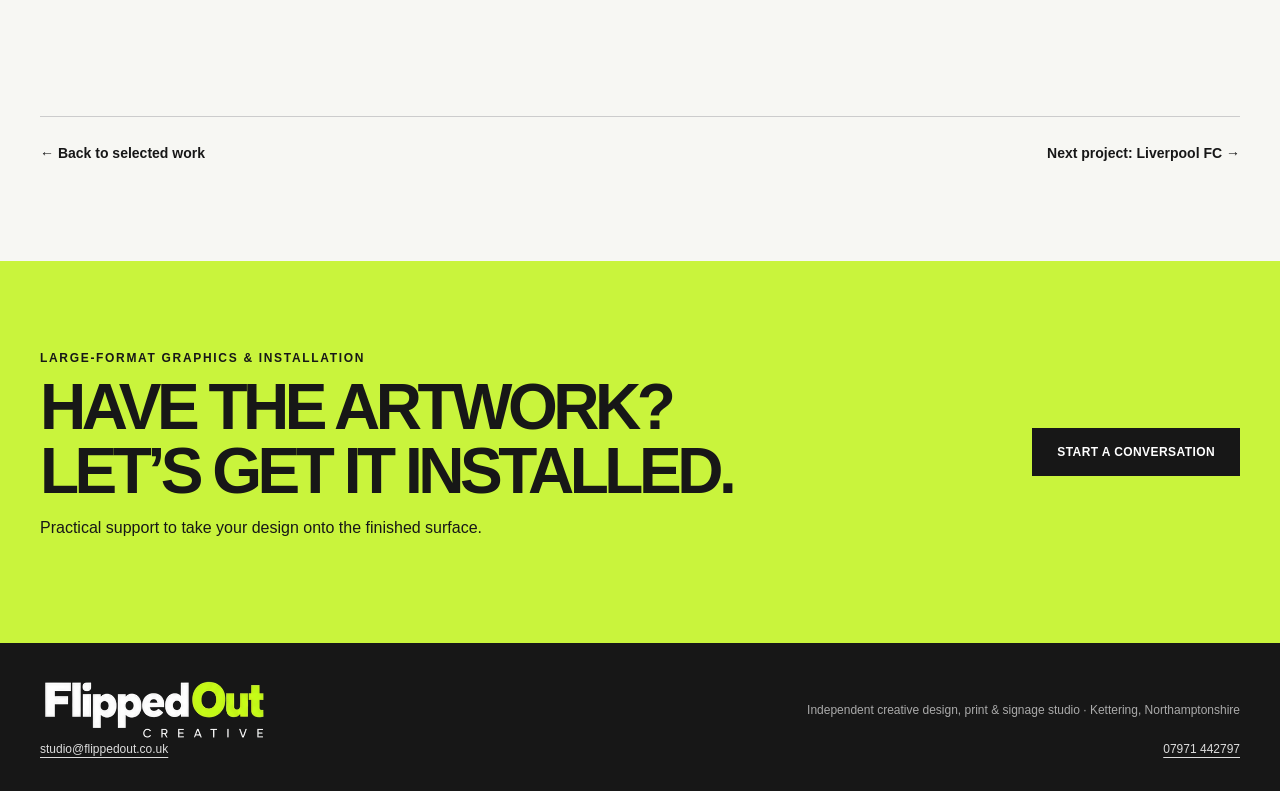
<file: public/wolverhampton-market.html>
<!doctype html><html lang="en-GB"><head><meta charset="utf-8"><meta name="viewport" content="width=device-width, initial-scale=1"><meta name="description" content="Wolverhampton Market container vinyl production and installation from supplied designs by Flipped Out Creative."><title>Wolverhampton Market | Flipped Out Creative</title><style>
:root{--ink:#171717;--lime:#c9f43c;--paper:#f7f7f3;--muted:#666}*{box-sizing:border-box}html{scroll-behavior:smooth}body{margin:0;color:var(--ink);background:var(--paper);font-family:Arial,Helvetica,sans-serif;-webkit-font-smoothing:antialiased}a{color:inherit;text-decoration:none}img{max-width:100%;display:block}button{font:inherit}.wrap{width:min(1320px,calc(100% - 80px));margin:auto}.eyebrow{font-size:12px;font-weight:800;letter-spacing:.14em;text-transform:uppercase}.nav{background:#171717;color:white}.nav-inner{display:flex;align-items:center;justify-content:space-between;gap:30px;min-height:86px}.brand{font-size:24px;font-weight:950;letter-spacing:-.075em;white-space:nowrap}.brand b{color:var(--lime)}.nav-links{display:flex;align-items:center;gap:30px;font-size:13px;font-weight:700}.nav-links a:hover{color:var(--lime)}.btn{display:inline-block;background:var(--lime);padding:16px 24px;font-weight:800;font-size:12px;letter-spacing:.035em;text-transform:uppercase;border:1px solid var(--lime)}.btn.outline{background:transparent;border-color:var(--ink)}.nav .btn{padding:14px 20px;color:var(--ink)}.hero{display:grid;grid-template-columns:46% 54%;min-height:600px;background:#fff}.hero-copy{padding:90px max(40px,calc((100vw - 1320px)/2)) 80px max(40px,calc((100vw - 1320px)/2));padding-right:45px;display:flex;flex-direction:column;justify-content:center}.hero h1{font-size:clamp(54px,5.4vw,93px);line-height:.94;letter-spacing:-.075em;margin:28px 0}.hero h1 span{color:#92b722}.hero p{font-size:18px;line-height:1.6;max-width:470px;color:#4a4a4a}.actions{display:flex;gap:12px;flex-wrap:wrap;margin-top:24px}.hero-image{background:#ddd;min-height:500px}.hero-image img{width:100%;height:100%;object-fit:cover;object-position:55% 50%}.section{padding:100px 0}.section-heading{display:flex;justify-content:space-between;align-items:end;gap:20px;margin-bottom:36px}.section h2{font-size:clamp(36px,4.4vw,64px);line-height:1;letter-spacing:-.065em;margin:15px 0 0}.intro{max-width:450px;line-height:1.65;color:#5b5b5b}.services{background:var(--lime);padding:45px 0}.service-grid{display:grid;grid-template-columns:repeat(4,1fr);gap:30px}.service{border-top:1px solid #1a1a1a;padding-top:16px}.service small{font-size:12px}.service h3{font-size:20px;letter-spacing:-.035em;margin:22px 0 0}.projects{display:grid;grid-template-columns:repeat(3,1fr);gap:32px}.project{min-width:0}.project .photo{aspect-ratio:1.3;background:#ddd;overflow:hidden}.project img{width:100%;height:100%;object-fit:cover;transition:transform .4s}.project:hover img{transform:scale(1.035)}.project h3{font-size:22px;letter-spacing:-.045em;margin:17px 0 6px}.project p{font-size:13px;color:#666;line-height:1.55;margin:0}.project.feature{grid-column:span 2}.project.feature .photo{aspect-ratio:2.05}.project.feature h3{font-size:27px}.about{background:#1b1b1b;color:white}.about-grid{display:grid;grid-template-columns:1.1fr .9fr;gap:100px;align-items:center}.about p{font-size:18px;line-height:1.75;color:#d0d0d0}.heritage{display:flex;align-items:center;justify-content:center;min-height:390px;background:#2b2b2b;padding:50px}.heritage img{width:min(300px,75%)}.about h2{color:white}.about strong{color:var(--lime)}.cta{background:var(--lime);padding:90px 0}.cta-inner{display:flex;align-items:center;justify-content:space-between;gap:30px}.cta h2{font-size:clamp(40px,5vw,76px);line-height:1;letter-spacing:-.07em;margin:10px 0}.cta .btn{background:#171717;border-color:#171717;color:white}.footer{background:#171717;color:#fff;padding:35px 0}.footer .wrap{display:flex;justify-content:space-between;gap:25px;flex-wrap:wrap;align-items:center}.footer p{font-size:12px;color:#aaa}.note{padding:14px 20px;background:#ededeb;font-size:12px;color:#666;text-align:center}.mobile-menu{display:none}@media(max-width:1000px){.wrap{width:calc(100% - 48px)}.hero{grid-template-columns:1fr 1fr}.hero-copy{padding:55px 30px}.hero h1{font-size:clamp(48px,6vw,72px)}.nav-links{gap:16px}.about-grid{gap:40px}}@media(max-width:720px){.nav-inner{min-height:72px}.brand{font-size:22px}.nav-links{display:none;position:absolute;top:72px;left:0;right:0;background:#171717;padding:20px 24px;flex-direction:column;align-items:start;z-index:10}.nav-links.open{display:flex}.mobile-menu{display:block;background:none;border:1px solid #777;color:white;padding:10px 12px}.hero{display:flex;flex-direction:column}.hero-copy{padding:65px 24px}.hero h1{font-size:clamp(56px,12vw,84px)}.hero-image{min-height:340px;height:340px}.section{padding:70px 0}.section-heading{display:block}.service-grid{grid-template-columns:repeat(2,1fr);gap:25px}.projects{grid-template-columns:1fr;gap:34px}.project.feature{grid-column:auto}.project.feature .photo{aspect-ratio:1.3}.about-grid{grid-template-columns:1fr}.heritage{min-height:270px}.cta-inner{display:block}.cta .btn{margin-top:20px}.footer .wrap{display:block}}

/* Refined photographic hero carousel */
.hero-image{position:relative;overflow:hidden;background:#1b1b1b}
.hero-slide{position:absolute;inset:0;opacity:0;transition:opacity 1.1s ease;pointer-events:none}
.hero-slide.active{opacity:1;pointer-events:auto}
.hero-slide img{height:100%;width:100%;object-fit:cover}
.hero-controls{position:absolute;z-index:2;bottom:25px;left:26px;display:flex;gap:9px}
.hero-dot{height:10px;width:10px;border-radius:50%;border:1px solid white;background:transparent;cursor:pointer;padding:0}
.hero-dot[aria-current="true"]{background:var(--lime);border-color:var(--lime)}
.hero-image:focus-within .hero-dot{outline-offset:4px}
@media(prefers-reduced-motion:reduce){.hero-slide{transition:none}}

.case-intro{padding:64px 0 48px}.back{font-size:13px;color:#666;display:inline-block;margin-bottom:56px}.case-intro h1{font-size:clamp(52px,7.6vw,110px);line-height:.94;letter-spacing:-.07em;margin:22px 0 32px;max-width:1100px}.case-lead{display:grid;grid-template-columns:1.3fr 1fr;gap:80px;align-items:end}.case-lead p{font-size:21px;line-height:1.55;max-width:680px;margin:0}.scope{font-size:13px;line-height:1.8;color:#555;border-top:1px solid #ccc;padding-top:15px}.scope strong{color:#171717;display:block;font-size:11px;letter-spacing:.12em;text-transform:uppercase}.showcase{background:#e5e6e2;padding:65px 6%;display:grid;grid-template-columns:1.25fr 1fr;gap:30px;align-items:center}.showcase img{box-shadow:0 20px 36px #10193825;width:100%}.showcase .stack{display:grid;gap:24px}.showcase .cover{border-bottom:7px solid #fff}.story{display:grid;grid-template-columns:1fr 1.25fr;gap:100px}.story h2{font-size:clamp(35px,4vw,54px)}.story p{font-size:18px;line-height:1.75;color:#555;margin-top:0}.dark{background:#171717;color:white}.dark p{color:#c7c7c7}.sample-grid{display:grid;grid-template-columns:1fr 1fr;gap:28px;margin-top:45px}.sample-grid figure{margin:0}.sample-grid img{width:100%}.sample-grid figcaption{font-size:12px;color:#777;margin-top:12px;line-height:1.5}.dark figcaption{color:#aaa}.samples{border:0;padding:0;background:transparent;cursor:zoom-in;width:100%}.samples:focus-visible{outline:3px solid #0077ff;outline-offset:5px}.video-frame{margin-top:38px;background:#101938}.video-frame video{display:block;width:100%;aspect-ratio:16/9}.deliverables{display:grid;grid-template-columns:repeat(3,1fr);gap:35px;margin-top:50px}.deliverables article{border-top:1px solid #bbb;padding-top:20px}.deliverables h3{font-size:22px;letter-spacing:-.04em}.deliverables p{font-size:16px;line-height:1.7;color:#555}.case-cta{margin-top:30px}.lightbox{border:0;padding:0;background:#171717;color:white;width:min(1400px,96vw);max-height:96vh}.lightbox::backdrop{background:#000c}.lightbox img{width:100%;max-height:85vh;object-fit:contain}.lightbox button{display:block;margin:12px 15px 12px auto;background:#fff;border:0;padding:10px 18px;cursor:pointer}.section p.intro{max-width:620px}.caption{font-size:12px;color:#777;margin-top:16px}@media(max-width:720px){.case-intro{padding:38px 0}.back{margin-bottom:35px}.case-lead,.story{grid-template-columns:1fr;gap:28px}.case-lead p{font-size:18px}.showcase{padding:32px 24px;grid-template-columns:1fr}.showcase .stack{grid-template-columns:1fr 1fr;gap:12px}.sample-grid{grid-template-columns:1fr;gap:28px}.deliverables{grid-template-columns:1fr;gap:18px}.case-intro h1{font-size:clamp(32px,8.8vw,56px)}.story p{font-size:17px}}

.nerf-intro h1{font-size:clamp(44px,6.3vw,90px)}.nerf-hero{margin:0}.nerf-hero img{width:100%}.nerf-hero figcaption{font-size:12px;color:#777;margin-top:15px}.nerf-photo{margin:45px 0 0}.nerf-photo img{width:100%}.nerf-photo figcaption{color:#aaa;font-size:12px;margin-top:14px}.nerf-detail{display:grid;grid-template-columns:1.2fr 1fr;gap:65px;align-items:center}.nerf-detail figure{margin:0}.nerf-detail p{font-size:18px;line-height:1.75;color:#555}.nerf-detail h2{font-size:clamp(34px,4vw,54px)}.project-credit{font-size:13px;color:#777;margin-top:35px;padding-top:20px;border-top:1px solid #ccc;line-height:1.6}.next-project{display:flex;justify-content:space-between;gap:24px;border-top:1px solid #ccc;padding-top:28px;margin-top:55px;font-weight:700;font-size:14px}@media(max-width:720px){.nerf-intro h1{font-size:clamp(32px,8.8vw,56px)}.nerf-detail{grid-template-columns:1fr;gap:35px}.next-project{flex-direction:column}}

.va-deliverables{grid-template-columns:repeat(4,1fr)}.va-gallery{display:grid;grid-template-columns:1fr 1fr;gap:30px;margin-top:45px}.va-gallery figure{margin:0}.va-gallery figcaption{font-size:12px;line-height:1.5;color:#aaa;margin-top:14px}@media(max-width:900px){.va-deliverables{grid-template-columns:1fr 1fr}}@media(max-width:720px){.va-gallery,.va-deliverables{grid-template-columns:1fr}}

.case-wide h1{max-width:1150px}.project-overview{padding-bottom:65px}.project-photo{margin:0}.project-photo img{width:100%;height:auto}.project-photo figcaption{font-size:12px;color:#777;line-height:1.5;margin-top:15px}.case-split{display:grid;grid-template-columns:1.15fr 1fr;gap:70px;align-items:center}.case-split figure{margin:0}.case-split p{font-size:18px;line-height:1.75;color:#555}.case-split h2{font-size:clamp(32px,3.7vw,52px)}.dark .case-split p{color:#ccc}.case-split img{width:100%}.dark .project-photo figcaption{color:#aaa}.compact-shot{max-width:640px;margin:0 auto}.project-note{font-size:13px;color:#777;border-top:1px solid #ccc;padding-top:20px;margin-top:35px;line-height:1.65}.installation-hero{display:grid;grid-template-columns:1fr 1fr;gap:65px;align-items:center}.installation-hero img{width:100%;height:auto}.installation-hero p{font-size:18px;line-height:1.7;color:#555}.installation-hero h2{font-size:clamp(34px,3.8vw,54px)}.installation-hero figure{margin:0}.project-steps{display:grid;grid-template-columns:repeat(3,1fr);gap:35px;margin-top:45px}.project-steps article{padding-top:20px;border-top:1px solid #ccc}.project-steps p{font-size:16px;line-height:1.7;color:#555}.project-steps h3{font-size:22px;letter-spacing:-.04em}@media(max-width:720px){.case-split,.installation-hero,.project-steps{grid-template-columns:1fr;gap:30px}.project-overview{padding-bottom:35px}}
</style><link rel="stylesheet" href="assets/site.css"><link rel="canonical" href="https://www.flippedout.co.uk/wolverhampton-market.html"></head><body><a class="skip-link" href="#main-content">Skip to content</a><header class="nav"><div class="wrap nav-inner"><a href="index.html#top" class="brand" aria-label="Flipped Out Creative home"><span class="wordmark"><img src="assets/brand-showcase.webp" width="1149" height="1368" alt="Flipped Out Creative"></span></a><button class="mobile-menu" aria-label="Toggle navigation" aria-expanded="false">MENU</button><nav class="nav-links"><a href="services.html">SERVICES</a><a href="index.html#work">OUR WORK</a><a href="index.html#about">ABOUT</a><a href="index.html#contact">CONTACT</a><a class="btn" href="mailto:studio@flippedout.co.uk?subject=Project%20enquiry">LET'S TALK</a></nav></div></header><main id="main-content" tabindex="-1"><section class="case-intro nerf-intro case-wide"><div class="wrap"><a class="back" href="index.html#work">← Back to selected work</a><div class="eyebrow">WOLVERHAMPTON MARKET · LARGE-FORMAT VINYL</div><h1>LARGE GRAPHICS.<br>CAREFUL APPLICATION.</h1><div class="case-lead"><p>Vinyl production and installation for Wolverhampton Market’s shipping-container graphics, working from supplied designs.</p><div class="scope"><strong>Project</strong>Wolverhampton Market<strong style="margin-top:12px">Our contribution</strong>Vinyl production · Installation<br>Design supplied</div></div></div></section><div class="wrap project-overview"><figure class="project-photo"><img src="assets/market.webp" alt="Wolverhampton Market container with full-colour produce graphics and market branding" fetchpriority="high"><figcaption>The finished market container graphics.</figcaption></figure></div><section class="section"><div class="wrap story"><div><div class="eyebrow">THE PROJECT</div><h2>TAKING THE DESIGN<br>ONTO THE SURFACE.</h2></div><div><p>The market’s container graphics combine large food photographs, colour and branding across the corrugated exterior.</p><p>Our role covered vinyl production and installation, applying the supplied design to the containers. The work shown here is the finished application, with the graphics following the shape of the container surfaces.</p></div></div></section><section class="section dark"><div class="wrap case-split"><div><figure class="project-photo"><button class="samples" aria-label="Enlarge Wolverhampton Market entrance containers in use on opening day" data-image="assets/market-hero.webp"><img loading="lazy" src="assets/market-hero.webp" alt="Wolverhampton Market entrance containers in use on opening day"></button><figcaption>The wider market setting. Select the photograph to enlarge.</figcaption></figure></div><div><div class="eyebrow">IN ITS SETTING</div><h2>A PART OF<br>THE MARKET.</h2><p>The wider photograph puts the container structures in context, alongside the market entrance and public walkways.</p><p>The project demonstrates the production and installation side of our work: translating supplied artwork into finished vinyl graphics at scale.</p></div></div></section><section class="section"><div class="wrap"><div class="eyebrow">OUR ROLE</div><h2>PRODUCTION.<br>INSTALLATION.</h2><p class="intro">A dedicated graphics production and installation project, using artwork supplied for the site.</p><p class="project-note">Design credit: supplied artwork. Flipped Out Creative’s contribution was vinyl production and installation.</p></div></section><section class="section"><div class="wrap"><div class="next-project"><a href="index.html#work">← Back to selected work</a><a href="liverpool-fc.html">Next project: Liverpool FC →</a></div></div></section><section class="cta"><div class="wrap cta-inner"><div><div class="eyebrow">LARGE-FORMAT GRAPHICS &amp; INSTALLATION</div><h2>HAVE THE ARTWORK?<br>LET’S GET IT INSTALLED.</h2><p>Practical support to take your design onto the finished surface.</p></div><a class="btn" href="index.html#contact">START A CONVERSATION</a></div></section></main><footer class="footer"><div class="wrap"><a class="brand" href="index.html"><span class="wordmark"><img src="assets/brand-showcase.webp" width="1149" height="1368" alt="Flipped Out Creative"></span></a><p>Independent creative design, print &amp; signage studio · Kettering, Northamptonshire</p></div><div class="wrap footer-contact"><a href="mailto:studio@flippedout.co.uk">studio@flippedout.co.uk</a><a href="tel:+447971442797">07971 442797</a></div></footer><dialog class="lightbox"><button type="button" aria-label="Close enlarged page">CLOSE ×</button><img alt=""></dialog><script>const dialog=document.querySelector('dialog'),large=dialog.querySelector('img');document.querySelectorAll('[data-image]').forEach(b=>b.addEventListener('click',()=>{large.src=b.dataset.image;large.alt=b.querySelector('img').alt;dialog.showModal()}));dialog.querySelector('button').addEventListener('click',()=>dialog.close());dialog.addEventListener('click',e=>{if(e.target===dialog)dialog.close()});</script><script src="assets/site.js" defer></script></body></html>
</file>
<file: public/assets/site.css>
.skip-link{position:absolute;left:15px;top:-100px;z-index:50;background:#fff;color:#171717;padding:12px 18px;font-weight:700}.skip-link:focus{top:12px}
.service p{font-size:14px;line-height:1.6;margin:15px 0 18px;max-width:280px}.service-link{font-size:11px;font-weight:800;text-decoration:underline;text-underline-offset:4px}.services-extra{display:flex;justify-content:space-between;align-items:center;gap:25px;border-top:1px solid #17171755;margin-top:35px;padding-top:23px;font-size:13px;line-height:1.6}.services-extra p{margin:0}.services-extra a{font-size:11px;font-weight:800;white-space:nowrap}.about-link{display:inline-block;color:var(--lime);font-size:12px;font-weight:800;margin-top:15px;text-decoration:underline;text-underline-offset:5px}.heritage-caption{font-size:12px!important;line-height:1.6!important;color:#aaa!important;margin:15px 0 0}.contact-grid{display:grid;grid-template-columns:1.1fr 1fr;gap:90px;align-items:start}.contact-intro{font-size:18px;line-height:1.7;max-width:550px}.contact-grid>div>p{line-height:1.65}.contact-details{padding-top:12px}.contact-details>div{border-top:1px solid #17171760;padding:19px 0}.contact-details .eyebrow{font-size:10px;display:block;margin-bottom:9px}.contact-email,.contact-phone{display:inline-block;font-size:clamp(21px,2.35vw,32px);font-weight:800;letter-spacing:-.04em;overflow-wrap:anywhere}.contact-details p{font-size:14px;line-height:1.7;max-width:440px;margin:18px 0 28px}.footer-contact{display:flex;gap:16px;flex-wrap:wrap;font-size:12px;color:#ddd}.footer-contact a{text-decoration:underline;text-underline-offset:4px}.service-detail{display:grid;grid-template-columns:95px 1fr;gap:25px;border-top:1px solid #ccc;padding:45px 0 55px;scroll-margin-top:30px}.service-number{font-size:15px;padding-top:9px;color:#777}.service-detail h2{font-size:clamp(30px,3.5vw,48px);margin:0 0 23px}.service-detail p{font-size:18px;line-height:1.75;max-width:800px;color:#555}.service-detail .service-examples{font-size:13px;color:#777;margin:22px 0 26px}.text-link{font-size:13px;font-weight:700;text-decoration:underline;text-underline-offset:5px}.services-detail{padding-top:35px}.working-grid{display:grid;grid-template-columns:repeat(3,1fr);gap:45px;margin-top:50px}.working-grid article{border-top:1px solid #666;padding-top:22px}.working-grid span{font-size:12px;color:#aaa}.working-grid h3{font-size:23px;letter-spacing:-.04em}.working-grid p{font-size:16px;line-height:1.75}
a:focus-visible,button:focus-visible{outline:2px solid #0077ff;outline-offset:4px}
@media(max-width:720px){.services-extra{display:block}.services-extra a{display:inline-block;margin-top:14px}.contact-grid{grid-template-columns:1fr;gap:30px}.contact-details{padding-top:0}.service-detail{grid-template-columns:35px 1fr;gap:12px;padding:30px 0 40px}.service-detail p{font-size:16px}.working-grid{grid-template-columns:1fr;gap:25px}.footer-contact{margin-top:20px}.contact-grid .btn{margin-top:0}.heritage-caption{text-align:center}}

/* Supplied mixed-case wordmark, portrait and refined project photography. */
.brand{display:inline-block;flex-shrink:0;line-height:1;vertical-align:middle}
.wordmark{display:block;position:relative;overflow:hidden;width:228px;height:64px}
.wordmark img{position:absolute;width:630px!important;height:auto!important;max-width:none;left:-15px;top:-47px;mix-blend-mode:lighten;pointer-events:none}
.portrait{margin:0}.portrait>img{width:100%;height:auto;aspect-ratio:1;object-fit:cover}.portrait figcaption{font-size:12px;color:#aaa;line-height:1.6;margin-top:14px}
.heritage-signoff{display:flex;gap:22px;align-items:center;border-top:1px solid #ffffff2a;margin-top:28px;padding-top:25px}.heritage-signoff img{width:86px;height:auto}.heritage-signoff p{font-size:12px;line-height:1.7;color:#aaa;margin:0}
.vehicle-lead{max-width:960px;margin-inline:auto}.project img[src*="impact-smart"]{object-position:50% 65%}
.ap-mockup{margin:0}.ap-mockup img{width:100%;height:auto}.ap-mockup figcaption{font-size:12px;color:#777;line-height:1.6;margin-top:14px}
.project img[src*="brochure-mockup"]{object-fit:cover;background:#e5e6e2}
@media(max-width:1000px) and (min-width:721px){.nav-inner{gap:20px}.nav-links{gap:14px;font-size:12px}.nav .btn{padding:12px 14px}}
@media(max-width:720px){.wordmark{width:194px;height:55px}.wordmark img{width:536px!important;left:-13px;top:-40px}.about-visual{max-width:480px;margin:auto}.heritage-signoff img{width:72px}.footer .brand{margin-bottom:14px}}
</file>
